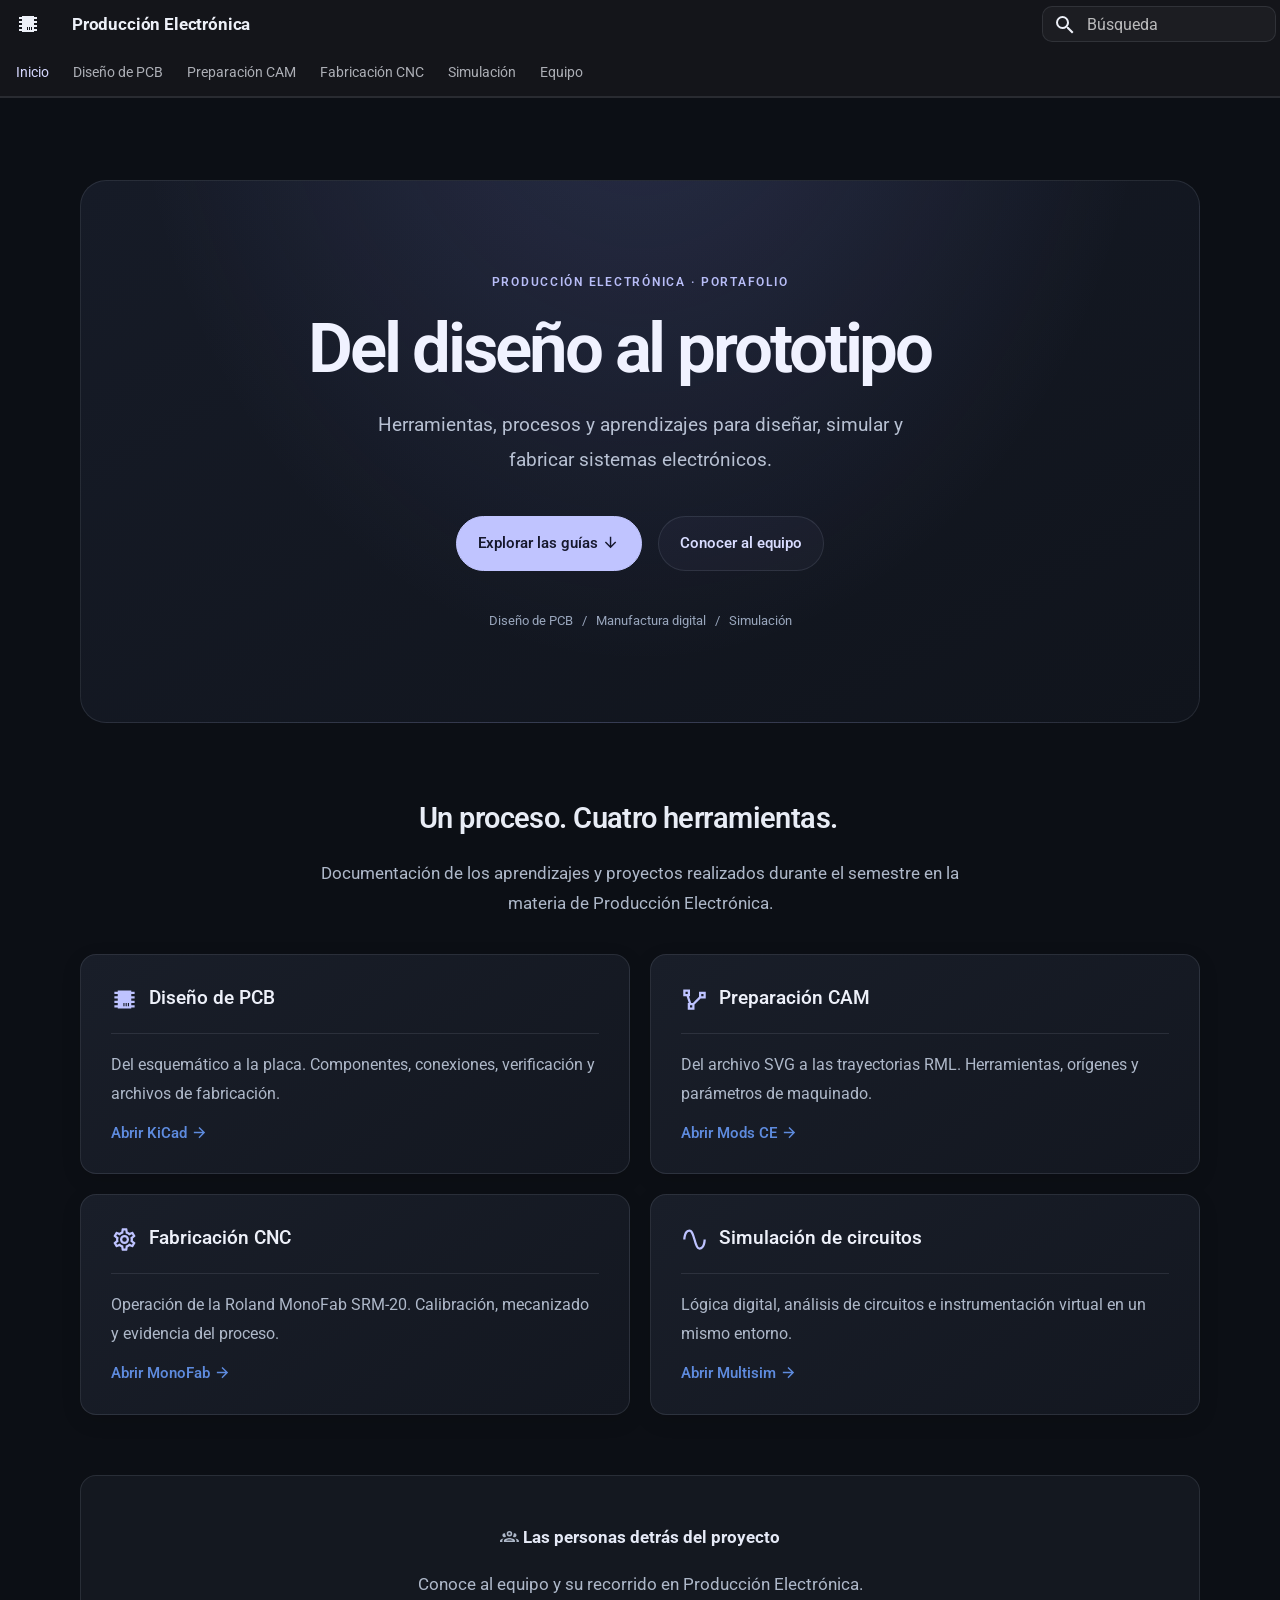
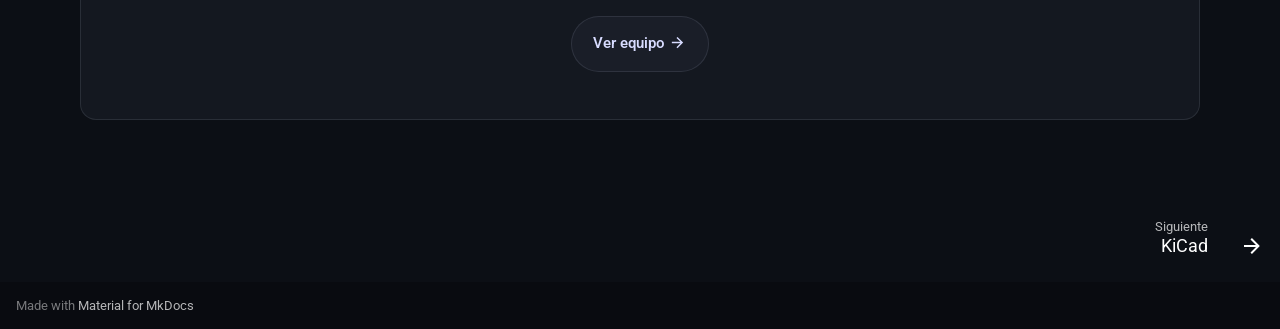
<file: index.html>
<!doctype html>
<html lang="es" class="no-js">
  <head>
    
      <meta charset="utf-8">
      <meta name="viewport" content="width=device-width,initial-scale=1">
      
        <meta name="description" content="Portafolio de diseño, simulación y fabricación electrónica">
      
      
      
        <link rel="canonical" href="https://gerardo-esquivel.github.io/prod-electronica/">
      
      
      
        <link rel="next" href="Primeros%20pasos%20Kicad/">
      
      
        
      
      
      <link rel="icon" href="assets/images/favicon.png">
      <meta name="generator" content="mkdocs-1.6.1, mkdocs-material-9.8.1">
    
    
      
        <title>Producción Electrónica</title>
      
    
    
      <link rel="stylesheet" href="assets/stylesheets/main.57a0d79d.min.css">
      
        
        <link rel="stylesheet" href="assets/stylesheets/palette.fb2fffe2.min.css">
      
      


    
    
      
    
    
      
        
        
        <link rel="preconnect" href="https://fonts.gstatic.com" crossorigin>
        <link rel="stylesheet" href="https://fonts.googleapis.com/css?family=Roboto:300,300i,400,400i,700,700i%7CRoboto+Mono:400,400i,700,700i&display=fallback">
        <style>:root{--md-text-font:"Roboto";--md-code-font:"Roboto Mono"}</style>
      
    
    
      <link rel="stylesheet" href="stylesheets/extra.css">
    
    <script>__md_scope=new URL(".",location),__md_hash=e=>[...e].reduce(((e,_)=>(e<<5)-e+_.charCodeAt(0)),0),__md_get=(e,_=localStorage,t=__md_scope)=>JSON.parse(_.getItem(t.pathname+"."+e)),__md_set=(e,_,t=localStorage,a=__md_scope)=>{try{t.setItem(a.pathname+"."+e,JSON.stringify(_))}catch(e){}}</script>
    
      

    
    
  </head>
  
  
    
    
      
    
    
    
    
    <body dir="ltr" data-md-color-scheme="slate" data-md-color-primary="black" data-md-color-accent="indigo">
  
    
    <input class="md-toggle" data-md-toggle="drawer" type="checkbox" id="__drawer" autocomplete="off">
    <input class="md-toggle" data-md-toggle="search" type="checkbox" id="__search" autocomplete="off">
    <label class="md-overlay" for="__drawer"></label>
    <div data-md-component="skip">
      
        
        <a href="#del-diseno-al-prototipo" class="md-skip">
          Saltar a contenido
        </a>
      
    </div>
    <div data-md-component="announce">
      
    </div>
    
    
      

  

<header class="md-header md-header--shadow md-header--lifted" data-md-component="header">
  <nav class="md-header__inner md-grid" aria-label="Cabecera">
    <a href="." title="Producción Electrónica" class="md-header__button md-logo" aria-label="Producción Electrónica" data-md-component="logo">
      
  
  <svg xmlns="http://www.w3.org/2000/svg" viewBox="0 0 24 24"><path d="M6 4h12v1h3v2h-3v2h3v2h-3v2h3v2h-3v2h3v2h-3v1H6v-1H3v-2h3v-2H3v-2h3v-2H3V9h3V7H3V5h3zm5 11v3h1v-3zm2 0v3h1v-3zm2 0v3h1v-3z"/></svg>

    </a>
    <label class="md-header__button md-icon" for="__drawer">
      
      <svg xmlns="http://www.w3.org/2000/svg" viewBox="0 0 24 24"><path d="M3 6h18v2H3zm0 5h18v2H3zm0 5h18v2H3z"/></svg>
    </label>
    <div class="md-header__title" data-md-component="header-title">
      <div class="md-header__ellipsis">
        <div class="md-header__topic">
          <span class="md-ellipsis">
            Producción Electrónica
          </span>
        </div>
        <div class="md-header__topic" data-md-component="header-topic">
          <span class="md-ellipsis">
            
              Inicio
            
          </span>
        </div>
      </div>
    </div>
    
      
        <form class="md-header__option" data-md-component="palette">
  
    
    
    
    <input class="md-option" data-md-color-media="" data-md-color-scheme="slate" data-md-color-primary="black" data-md-color-accent="indigo"  aria-hidden="true"  type="radio" name="__palette" id="__palette_0">
    
  
</form>
      
    
    
      <script>var palette=__md_get("__palette");if(palette&&palette.color){if("(prefers-color-scheme)"===palette.color.media){var media=matchMedia("(prefers-color-scheme: light)"),input=document.querySelector(media.matches?"[data-md-color-media='(prefers-color-scheme: light)']":"[data-md-color-media='(prefers-color-scheme: dark)']");palette.color.media=input.getAttribute("data-md-color-media"),palette.color.scheme=input.getAttribute("data-md-color-scheme"),palette.color.primary=input.getAttribute("data-md-color-primary"),palette.color.accent=input.getAttribute("data-md-color-accent")}for(var[key,value]of Object.entries(palette.color))document.body.setAttribute("data-md-color-"+key,value)}</script>
    
    
    
      
      
        <label class="md-header__button md-icon" for="__search">
          
          <svg xmlns="http://www.w3.org/2000/svg" viewBox="0 0 24 24"><path d="M9.5 3A6.5 6.5 0 0 1 16 9.5c0 1.61-.59 3.09-1.56 4.23l.27.27h.79l5 5-1.5 1.5-5-5v-.79l-.27-.27A6.52 6.52 0 0 1 9.5 16 6.5 6.5 0 0 1 3 9.5 6.5 6.5 0 0 1 9.5 3m0 2C7 5 5 7 5 9.5S7 14 9.5 14 14 12 14 9.5 12 5 9.5 5"/></svg>
        </label>
        <div class="md-search" data-md-component="search" role="dialog">
  <label class="md-search__overlay" for="__search"></label>
  <div class="md-search__inner" role="search">
    <form class="md-search__form" name="search">
      <input type="text" class="md-search__input" name="query" aria-label="Búsqueda" placeholder="Búsqueda" autocapitalize="off" autocorrect="off" autocomplete="off" spellcheck="false" data-md-component="search-query" required>
      <label class="md-search__icon md-icon" for="__search">
        
        <svg xmlns="http://www.w3.org/2000/svg" viewBox="0 0 24 24"><path d="M9.5 3A6.5 6.5 0 0 1 16 9.5c0 1.61-.59 3.09-1.56 4.23l.27.27h.79l5 5-1.5 1.5-5-5v-.79l-.27-.27A6.52 6.52 0 0 1 9.5 16 6.5 6.5 0 0 1 3 9.5 6.5 6.5 0 0 1 9.5 3m0 2C7 5 5 7 5 9.5S7 14 9.5 14 14 12 14 9.5 12 5 9.5 5"/></svg>
        
        <svg xmlns="http://www.w3.org/2000/svg" viewBox="0 0 24 24"><path d="M20 11v2H8l5.5 5.5-1.42 1.42L4.16 12l7.92-7.92L13.5 5.5 8 11z"/></svg>
      </label>
      <nav class="md-search__options" aria-label="Buscar">
        
        <button type="reset" class="md-search__icon md-icon" title="Limpiar" aria-label="Limpiar" tabindex="-1">
          
          <svg xmlns="http://www.w3.org/2000/svg" viewBox="0 0 24 24"><path d="M19 6.41 17.59 5 12 10.59 6.41 5 5 6.41 10.59 12 5 17.59 6.41 19 12 13.41 17.59 19 19 17.59 13.41 12z"/></svg>
        </button>
      </nav>
      
    </form>
    <div class="md-search__output">
      <div class="md-search__scrollwrap" tabindex="0" data-md-scrollfix>
        <div class="md-search-result" data-md-component="search-result">
          <div class="md-search-result__meta">
            Inicializando búsqueda
          </div>
          <ol class="md-search-result__list" role="presentation"></ol>
        </div>
      </div>
    </div>
  </div>
</div>
      
    
    
  </nav>
  
    
      
<nav class="md-tabs" aria-label="Pestañas" data-md-component="tabs">
  <div class="md-grid">
    <ul class="md-tabs__list">
      
        
  
  
  
    
  
  
    <li class="md-tabs__item md-tabs__item--active">
      <a href="." class="md-tabs__link">
        
  
  
    
  
  Inicio

      </a>
    </li>
  

      
        
  
  
  
  
    
    
      <li class="md-tabs__item">
        <a href="Primeros%20pasos%20Kicad/" class="md-tabs__link">
          
  
  
  Diseño de PCB

        </a>
      </li>
    
  

      
        
  
  
  
  
    <li class="md-tabs__item">
      <a href="Mods%20CE/" class="md-tabs__link">
        
  
  
    
  
  Preparación CAM

      </a>
    </li>
  

      
        
  
  
  
  
    <li class="md-tabs__item">
      <a href="Roland%20MonoFab/" class="md-tabs__link">
        
  
  
    
  
  Fabricación CNC

      </a>
    </li>
  

      
        
  
  
  
  
    <li class="md-tabs__item">
      <a href="Doc%20Multisim/" class="md-tabs__link">
        
  
  
    
  
  Simulación

      </a>
    </li>
  

      
        
  
  
  
  
    <li class="md-tabs__item">
      <a href="Equipo%20de%20trabajo/" class="md-tabs__link">
        
  
  
    
  
  Equipo

      </a>
    </li>
  

      
    </ul>
  </div>
</nav>
    
  
</header>
    
    <div class="md-container" data-md-component="container">
      
      
        
      
      <main class="md-main" data-md-component="main">
        <div class="md-main__inner md-grid">
          
            
              
                
              
              <div class="md-sidebar md-sidebar--primary" data-md-component="sidebar" data-md-type="navigation" hidden>
                <div class="md-sidebar__scrollwrap">
                  <div class="md-sidebar__inner">
                    


  


  

<nav class="md-nav md-nav--primary md-nav--lifted md-nav--integrated" aria-label="Navegación" data-md-level="0">
  <label class="md-nav__title" for="__drawer">
    <a href="." title="Producción Electrónica" class="md-nav__button md-logo" aria-label="Producción Electrónica" data-md-component="logo">
      
  
  <svg xmlns="http://www.w3.org/2000/svg" viewBox="0 0 24 24"><path d="M6 4h12v1h3v2h-3v2h3v2h-3v2h3v2h-3v2h3v2h-3v1H6v-1H3v-2h3v-2H3v-2h3v-2H3V9h3V7H3V5h3zm5 11v3h1v-3zm2 0v3h1v-3zm2 0v3h1v-3z"/></svg>

    </a>
    Producción Electrónica
  </label>
  
  <ul class="md-nav__list" data-md-scrollfix>
    
      
      
  
  
    
  
  
  
    <li class="md-nav__item md-nav__item--active">
      
      <input class="md-nav__toggle md-toggle" type="checkbox" id="__toc">
      
      
        
      
      
        <label class="md-nav__link md-nav__link--active" for="__toc">
          
  
  
  <span class="md-ellipsis">
    
  
    Inicio
  

    
  </span>
  
  

          <span class="md-nav__icon md-icon"></span>
        </label>
      
      <a href="." class="md-nav__link md-nav__link--active">
        
  
  
  <span class="md-ellipsis">
    
  
    Inicio
  

    
  </span>
  
  

      </a>
      
        

<nav class="md-nav md-nav--secondary" aria-label="Tabla de contenidos">
  
  
  
    
  
  
    <label class="md-nav__title" for="__toc">
      <span class="md-nav__icon md-icon"></span>
      Tabla de contenidos
    </label>
    <ul class="md-nav__list" data-md-component="toc" data-md-scrollfix>
      
        <li class="md-nav__item">
  <a href="#guias" class="md-nav__link">
    <span class="md-ellipsis">
      
        Un proceso. Cuatro herramientas.
      
    </span>
  </a>
  
</li>
      
    </ul>
  
</nav>
      
    </li>
  

    
      
      
  
  
  
  
    
    
    
    
      
      
        
      
    
    
    <li class="md-nav__item md-nav__item--nested">
      
        
        
          
        
        <input class="md-nav__toggle md-toggle md-toggle--indeterminate" type="checkbox" id="__nav_2" >
        
          
          <label class="md-nav__link" for="__nav_2" id="__nav_2_label" tabindex="0">
            
  
  
  <span class="md-ellipsis">
    
  
    Diseño de PCB
  

    
  </span>
  
  

            <span class="md-nav__icon md-icon"></span>
          </label>
        
        <nav class="md-nav" data-md-level="1" aria-labelledby="__nav_2_label" aria-expanded="false">
          <label class="md-nav__title" for="__nav_2">
            <span class="md-nav__icon md-icon"></span>
            
  
    Diseño de PCB
  

          </label>
          <ul class="md-nav__list" data-md-scrollfix>
            
              
                
  
  
  
  
    <li class="md-nav__item">
      <a href="Primeros%20pasos%20Kicad/" class="md-nav__link">
        
  
  
  <span class="md-ellipsis">
    
  
    KiCad
  

    
  </span>
  
  

      </a>
    </li>
  

              
            
              
                
  
  
  
  
    <li class="md-nav__item">
      <a href="Altium%20Designer/" class="md-nav__link">
        
  
  
  <span class="md-ellipsis">
    
  
    Altium Designer
  

    
  </span>
  
  

      </a>
    </li>
  

              
            
          </ul>
        </nav>
      
    </li>
  

    
      
      
  
  
  
  
    <li class="md-nav__item">
      <a href="Mods%20CE/" class="md-nav__link">
        
  
  
  <span class="md-ellipsis">
    
  
    Preparación CAM
  

    
  </span>
  
  

      </a>
    </li>
  

    
      
      
  
  
  
  
    <li class="md-nav__item">
      <a href="Roland%20MonoFab/" class="md-nav__link">
        
  
  
  <span class="md-ellipsis">
    
  
    Fabricación CNC
  

    
  </span>
  
  

      </a>
    </li>
  

    
      
      
  
  
  
  
    <li class="md-nav__item">
      <a href="Doc%20Multisim/" class="md-nav__link">
        
  
  
  <span class="md-ellipsis">
    
  
    Simulación
  

    
  </span>
  
  

      </a>
    </li>
  

    
      
      
  
  
  
  
    <li class="md-nav__item">
      <a href="Equipo%20de%20trabajo/" class="md-nav__link">
        
  
  
  <span class="md-ellipsis">
    
  
    Equipo
  

    
  </span>
  
  

      </a>
    </li>
  

    
  </ul>
</nav>
                  </div>
                </div>
              </div>
            
            
          
          
            <div class="md-content" data-md-component="content">
              
              <article class="md-content__inner md-typeset">
                
                  
  




<div class="hero">
<p class="eyebrow">PRODUCCIÓN ELECTRÓNICA · PORTAFOLIO</p>
<h1 id="del-diseno-al-prototipo">Del diseño al prototipo<a class="headerlink" href="#del-diseno-al-prototipo" title="Enlace permanente">&para;</a></h1>
<p class="hero-copy">Herramientas, procesos y aprendizajes para diseñar, simular y fabricar sistemas electrónicos.</p>
<p><a class="md-button md-button--primary" href="#guias">Explorar las guías <span class="twemoji"><svg xmlns="http://www.w3.org/2000/svg" viewBox="0 0 24 24"><path d="M11 4h2v12l5.5-5.5 1.42 1.42L12 19.84l-7.92-7.92L5.5 10.5 11 16z"/></svg></span></a>
<a class="md-button" href="Equipo%20de%20trabajo/">Conocer al equipo</a></p>
<p class="hero-caption">Diseño de PCB &nbsp; / &nbsp; Manufactura digital &nbsp; / &nbsp; Simulación</p>
</div>
<h2 id="guias">Un proceso. Cuatro herramientas.<a class="headerlink" href="#guias" title="Enlace permanente">&para;</a></h2>
<p class="section-intro">Documentación de los aprendizajes y proyectos realizados durante el semestre en la materia de Producción Electrónica.</p>
<div class="grid cards landing-cards">
<ul>
<li>
<p><span class="twemoji card-icon"><svg xmlns="http://www.w3.org/2000/svg" viewBox="0 0 24 24"><path d="M6 4h12v1h3v2h-3v2h3v2h-3v2h3v2h-3v2h3v2h-3v1H6v-1H3v-2h3v-2H3v-2h3v-2H3V9h3V7H3V5h3zm5 11v3h1v-3zm2 0v3h1v-3zm2 0v3h1v-3z"/></svg></span> <strong>Diseño de PCB</strong></p>
<hr />
<p>Del esquemático a la placa. Componentes, conexiones, verificación y archivos de fabricación.</p>
<p><a href="Primeros%20pasos%20Kicad/">Abrir KiCad <span class="twemoji"><svg xmlns="http://www.w3.org/2000/svg" viewBox="0 0 24 24"><path d="M4 11v2h12l-5.5 5.5 1.42 1.42L19.84 12l-7.92-7.92L10.5 5.5 16 11z"/></svg></span></a></p>
</li>
<li>
<p><span class="twemoji card-icon"><svg xmlns="http://www.w3.org/2000/svg" viewBox="0 0 24 24"><path d="M2 3v6h2.95l2 6H6v6h6v-4.59L17.41 11H22V5h-6v4.57L10.59 15H9.06l-2-6H8V3M4 5h2v2H4m14 0h2v2h-2M8 17h2v2H8Z"/></svg></span> <strong>Preparación CAM</strong></p>
<hr />
<p>Del archivo SVG a las trayectorias RML. Herramientas, orígenes y parámetros de maquinado.</p>
<p><a href="Mods%20CE/">Abrir Mods CE <span class="twemoji"><svg xmlns="http://www.w3.org/2000/svg" viewBox="0 0 24 24"><path d="M4 11v2h12l-5.5 5.5 1.42 1.42L19.84 12l-7.92-7.92L10.5 5.5 16 11z"/></svg></span></a></p>
</li>
<li>
<p><span class="twemoji card-icon"><svg xmlns="http://www.w3.org/2000/svg" viewBox="0 0 24 24"><path d="M12 8a4 4 0 0 1 4 4 4 4 0 0 1-4 4 4 4 0 0 1-4-4 4 4 0 0 1 4-4m0 2a2 2 0 0 0-2 2 2 2 0 0 0 2 2 2 2 0 0 0 2-2 2 2 0 0 0-2-2m-2 12c-.25 0-.46-.18-.5-.42l-.37-2.65c-.63-.25-1.17-.59-1.69-.99l-2.49 1.01c-.22.08-.49 0-.61-.22l-2-3.46a.493.493 0 0 1 .12-.64l2.11-1.66L4.5 12l.07-1-2.11-1.63a.493.493 0 0 1-.12-.64l2-3.46c.12-.22.39-.31.61-.22l2.49 1c.52-.39 1.06-.73 1.69-.98l.37-2.65c.04-.24.25-.42.5-.42h4c.25 0 .46.18.5.42l.37 2.65c.63.25 1.17.59 1.69.98l2.49-1c.22-.09.49 0 .61.22l2 3.46c.13.22.07.49-.12.64L19.43 11l.07 1-.07 1 2.11 1.63c.19.15.25.42.12.64l-2 3.46c-.12.22-.39.31-.61.22l-2.49-1c-.52.39-1.06.73-1.69.98l-.37 2.65c-.04.24-.25.42-.5.42zm1.25-18-.37 2.61c-1.2.25-2.26.89-3.03 1.78L5.44 7.35l-.75 1.3L6.8 10.2a5.55 5.55 0 0 0 0 3.6l-2.12 1.56.75 1.3 2.43-1.04c.77.88 1.82 1.52 3.01 1.76l.37 2.62h1.52l.37-2.61c1.19-.25 2.24-.89 3.01-1.77l2.43 1.04.75-1.3-2.12-1.55c.4-1.17.4-2.44 0-3.61l2.11-1.55-.75-1.3-2.41 1.04a5.42 5.42 0 0 0-3.03-1.77L12.75 4z"/></svg></span> <strong>Fabricación CNC</strong></p>
<hr />
<p>Operación de la Roland MonoFab SRM-20. Calibración, mecanizado y evidencia del proceso.</p>
<p><a href="Roland%20MonoFab/">Abrir MonoFab <span class="twemoji"><svg xmlns="http://www.w3.org/2000/svg" viewBox="0 0 24 24"><path d="M4 11v2h12l-5.5 5.5 1.42 1.42L19.84 12l-7.92-7.92L10.5 5.5 16 11z"/></svg></span></a></p>
</li>
<li>
<p><span class="twemoji card-icon"><svg xmlns="http://www.w3.org/2000/svg" viewBox="0 0 24 24"><path d="M16.5 21c-3 0-4.19-4.24-5.45-8.72C10.14 9.04 9 5 7.5 5 4.11 5 4 11.93 4 12H2c0-.37.06-9 5.5-9 3 0 4.21 4.25 5.47 8.74C13.83 14.8 15 19 16.5 19c3.44 0 3.53-6.93 3.53-7h2c0 .37-.06 9-5.53 9"/></svg></span> <strong>Simulación de circuitos</strong></p>
<hr />
<p>Lógica digital, análisis de circuitos e instrumentación virtual en un mismo entorno.</p>
<p><a href="Doc%20Multisim/">Abrir Multisim <span class="twemoji"><svg xmlns="http://www.w3.org/2000/svg" viewBox="0 0 24 24"><path d="M4 11v2h12l-5.5 5.5 1.42 1.42L19.84 12l-7.92-7.92L10.5 5.5 16 11z"/></svg></span></a></p>
</li>
</ul>
</div>
<div class="team-callout">
<p><span class="twemoji"><svg xmlns="http://www.w3.org/2000/svg" viewBox="0 0 24 24"><path d="M12 5a3.5 3.5 0 0 0-3.5 3.5A3.5 3.5 0 0 0 12 12a3.5 3.5 0 0 0 3.5-3.5A3.5 3.5 0 0 0 12 5m0 2a1.5 1.5 0 0 1 1.5 1.5A1.5 1.5 0 0 1 12 10a1.5 1.5 0 0 1-1.5-1.5A1.5 1.5 0 0 1 12 7M5.5 8A2.5 2.5 0 0 0 3 10.5c0 .94.53 1.75 1.29 2.18.36.2.77.32 1.21.32s.85-.12 1.21-.32c.37-.21.68-.51.91-.87A5.42 5.42 0 0 1 6.5 8.5v-.28c-.3-.14-.64-.22-1-.22m13 0c-.36 0-.7.08-1 .22v.28c0 1.2-.39 2.36-1.12 3.31.12.19.25.34.4.49a2.482 2.482 0 0 0 1.72.7c.44 0 .85-.12 1.21-.32.76-.43 1.29-1.24 1.29-2.18A2.5 2.5 0 0 0 18.5 8M12 14c-2.34 0-7 1.17-7 3.5V19h14v-1.5c0-2.33-4.66-3.5-7-3.5m-7.29.55C2.78 14.78 0 15.76 0 17.5V19h3v-1.93c0-1.01.69-1.85 1.71-2.52m14.58 0c1.02.67 1.71 1.51 1.71 2.52V19h3v-1.5c0-1.74-2.78-2.72-4.71-2.95M12 16c1.53 0 3.24.5 4.23 1H7.77c.99-.5 2.7-1 4.23-1"/></svg></span> <strong>Las personas detrás del proyecto</strong></p>
<p>Conoce al equipo y su recorrido en Producción Electrónica.</p>
<p><a class="md-button" href="Equipo%20de%20trabajo/">Ver equipo <span class="twemoji"><svg xmlns="http://www.w3.org/2000/svg" viewBox="0 0 24 24"><path d="M4 11v2h12l-5.5 5.5 1.42 1.42L19.84 12l-7.92-7.92L10.5 5.5 16 11z"/></svg></span></a></p>
</div>







  
  




  



                
              </article>
            </div>
          
          
<script>var target=document.getElementById(location.hash.slice(1));target&&target.name&&(target.checked=target.name.startsWith("__tabbed_"))</script>
        </div>
        
          <button type="button" class="md-top md-icon" data-md-component="top" hidden>
  
  <svg xmlns="http://www.w3.org/2000/svg" viewBox="0 0 24 24"><path d="M13 20h-2V8l-5.5 5.5-1.42-1.42L12 4.16l7.92 7.92-1.42 1.42L13 8z"/></svg>
  Volver al principio
</button>
        
      </main>
      
        <footer class="md-footer">
  
    
      
        
      
      <nav class="md-footer__inner md-grid" aria-label="Pie" >
        
        
          
          <a href="Primeros%20pasos%20Kicad/" class="md-footer__link md-footer__link--next" aria-label="Siguiente: KiCad">
            <div class="md-footer__title">
              <span class="md-footer__direction">
                Siguiente
              </span>
              <div class="md-ellipsis">
                KiCad
              </div>
            </div>
            <div class="md-footer__button md-icon">
              
              <svg xmlns="http://www.w3.org/2000/svg" viewBox="0 0 24 24"><path d="M4 11v2h12l-5.5 5.5 1.42 1.42L19.84 12l-7.92-7.92L10.5 5.5 16 11z"/></svg>
            </div>
          </a>
        
      </nav>
    
  
  <div class="md-footer-meta md-typeset">
    <div class="md-footer-meta__inner md-grid">
      <div class="md-copyright">
  
  
    Made with
    <a href="https://squidfunk.github.io/mkdocs-material/" target="_blank" rel="noopener">
      Material for MkDocs
    </a>
  
</div>
      
    </div>
  </div>
</footer>
      
    </div>
    <div class="md-dialog" data-md-component="dialog">
      <div class="md-dialog__inner md-typeset"></div>
    </div>
    
    
    
      
      
      <script id="__config" type="application/json">{"annotate": null, "base": ".", "features": ["navigation.tabs", "navigation.tabs.sticky", "navigation.sections", "navigation.expand", "toc.integrate", "navigation.top", "navigation.footer", "content.code.copy", "content.tooltips"], "search": "assets/javascripts/workers/search.a7633da7.min.js", "tags": null, "translations": {"clipboard.copied": "Copiado al portapapeles", "clipboard.copy": "Copiar al portapapeles", "search.result.more.one": "1 m\u00e1s en esta p\u00e1gina", "search.result.more.other": "# m\u00e1s en esta p\u00e1gina", "search.result.none": "No se encontraron documentos", "search.result.one": "1 documento encontrado", "search.result.other": "# documentos encontrados", "search.result.placeholder": "Teclee para comenzar b\u00fasqueda", "search.result.term.missing": "Falta", "select.version": "Seleccionar versi\u00f3n"}, "version": null}</script>
    
    
      <script src="assets/javascripts/bundle.a5f9d56c.min.js"></script>
      
    
  </body>
</html>
</file>
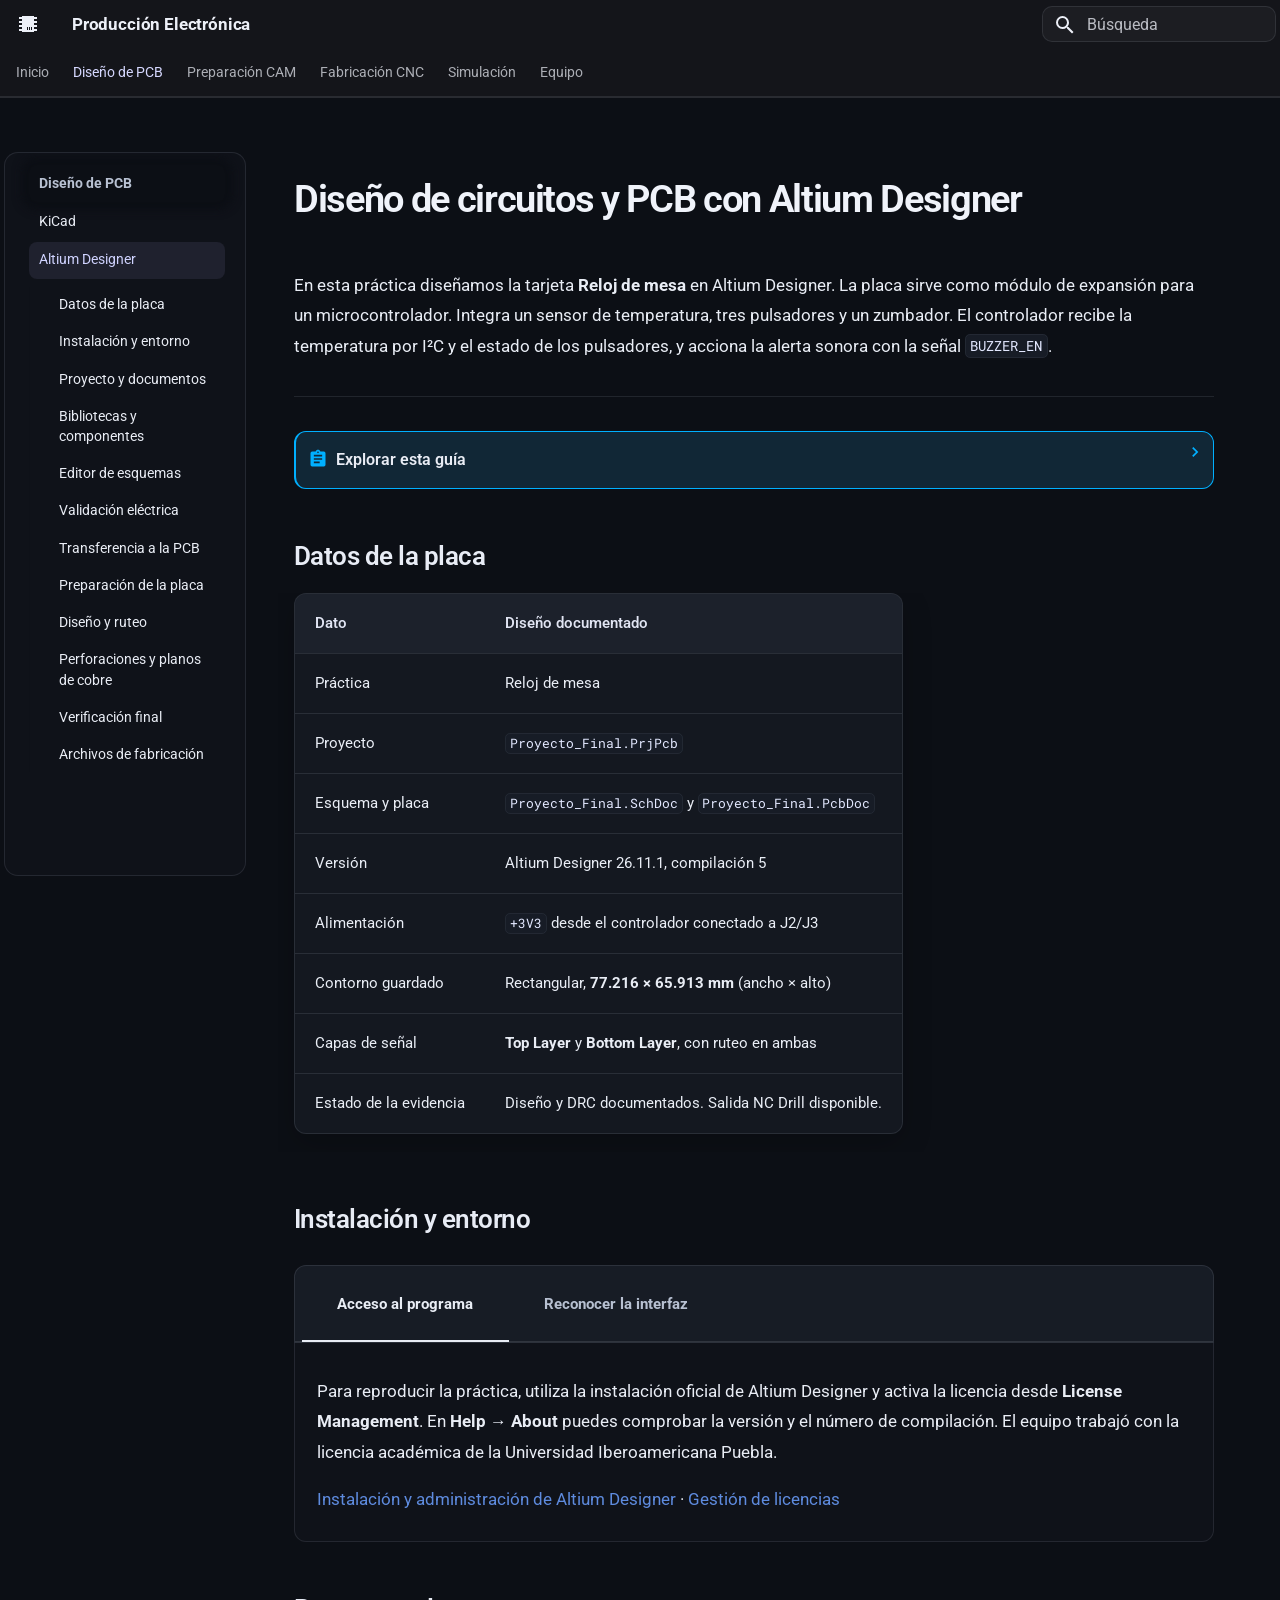
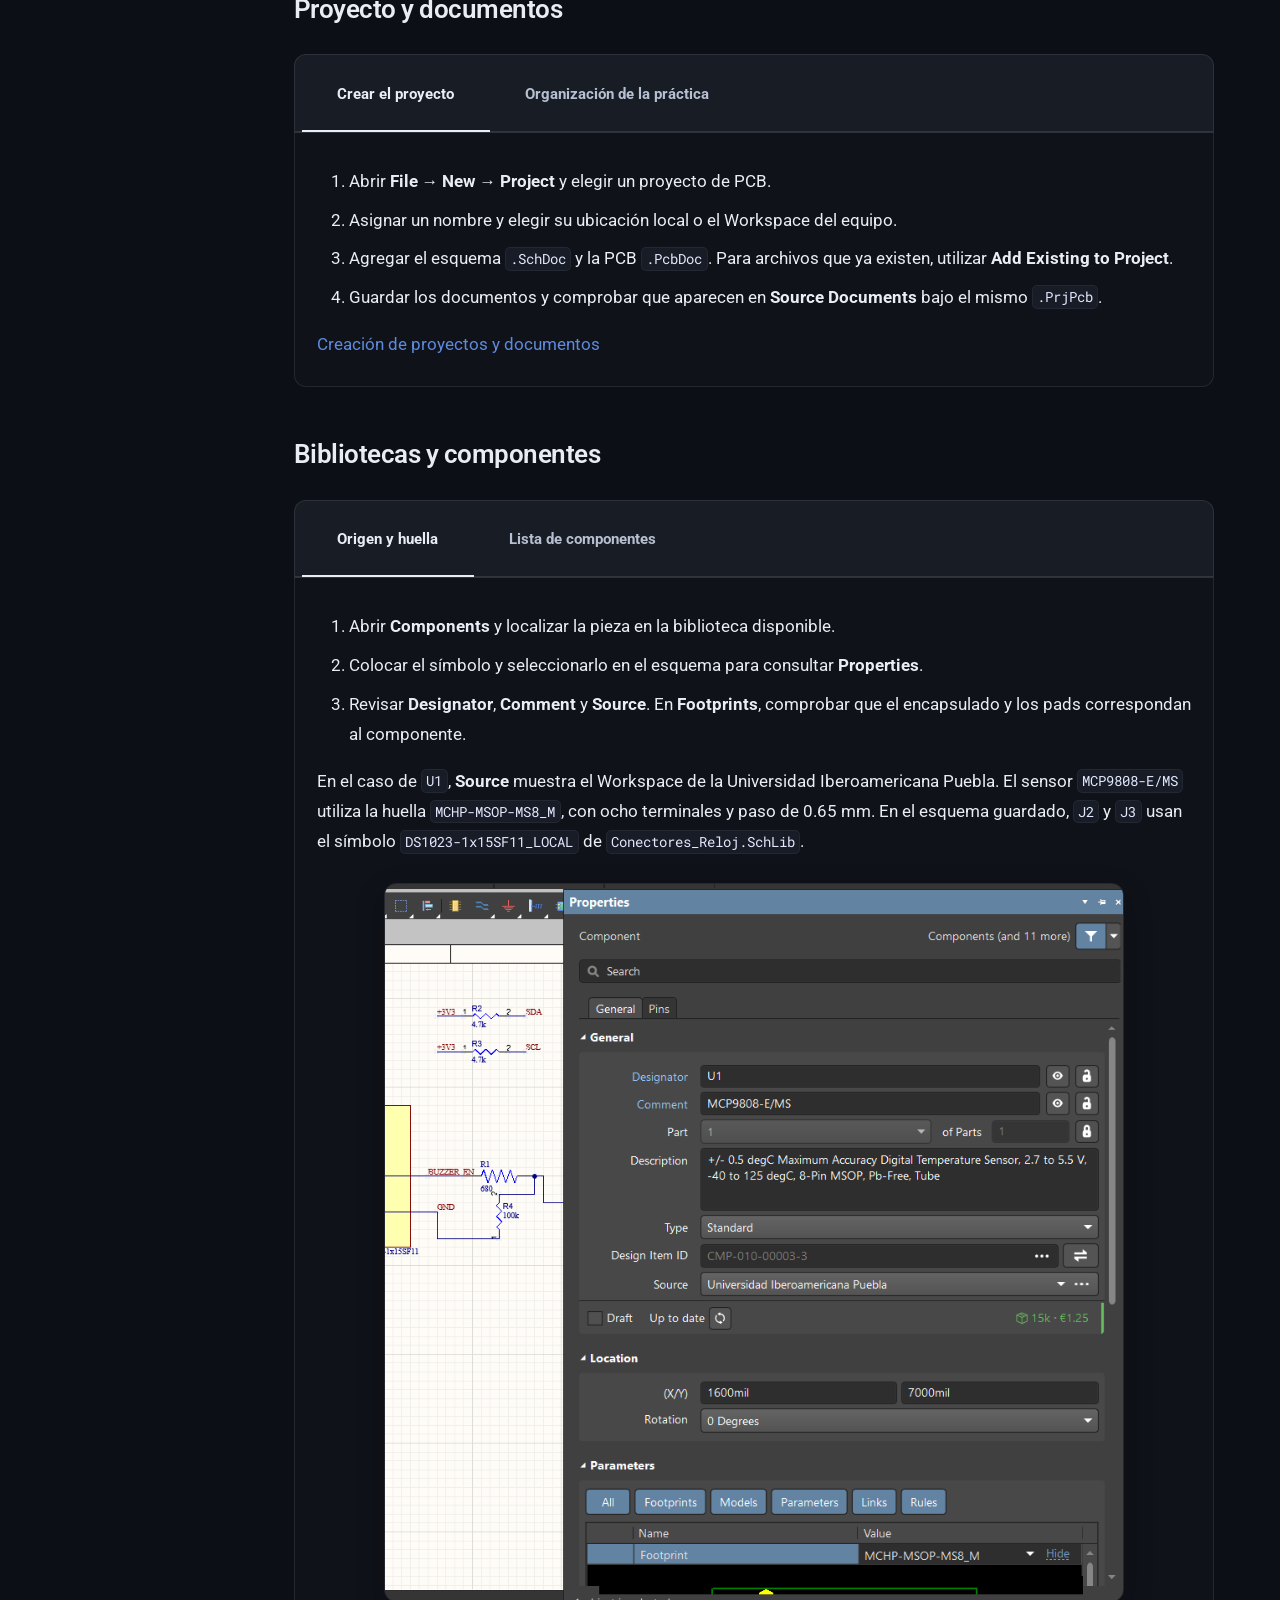
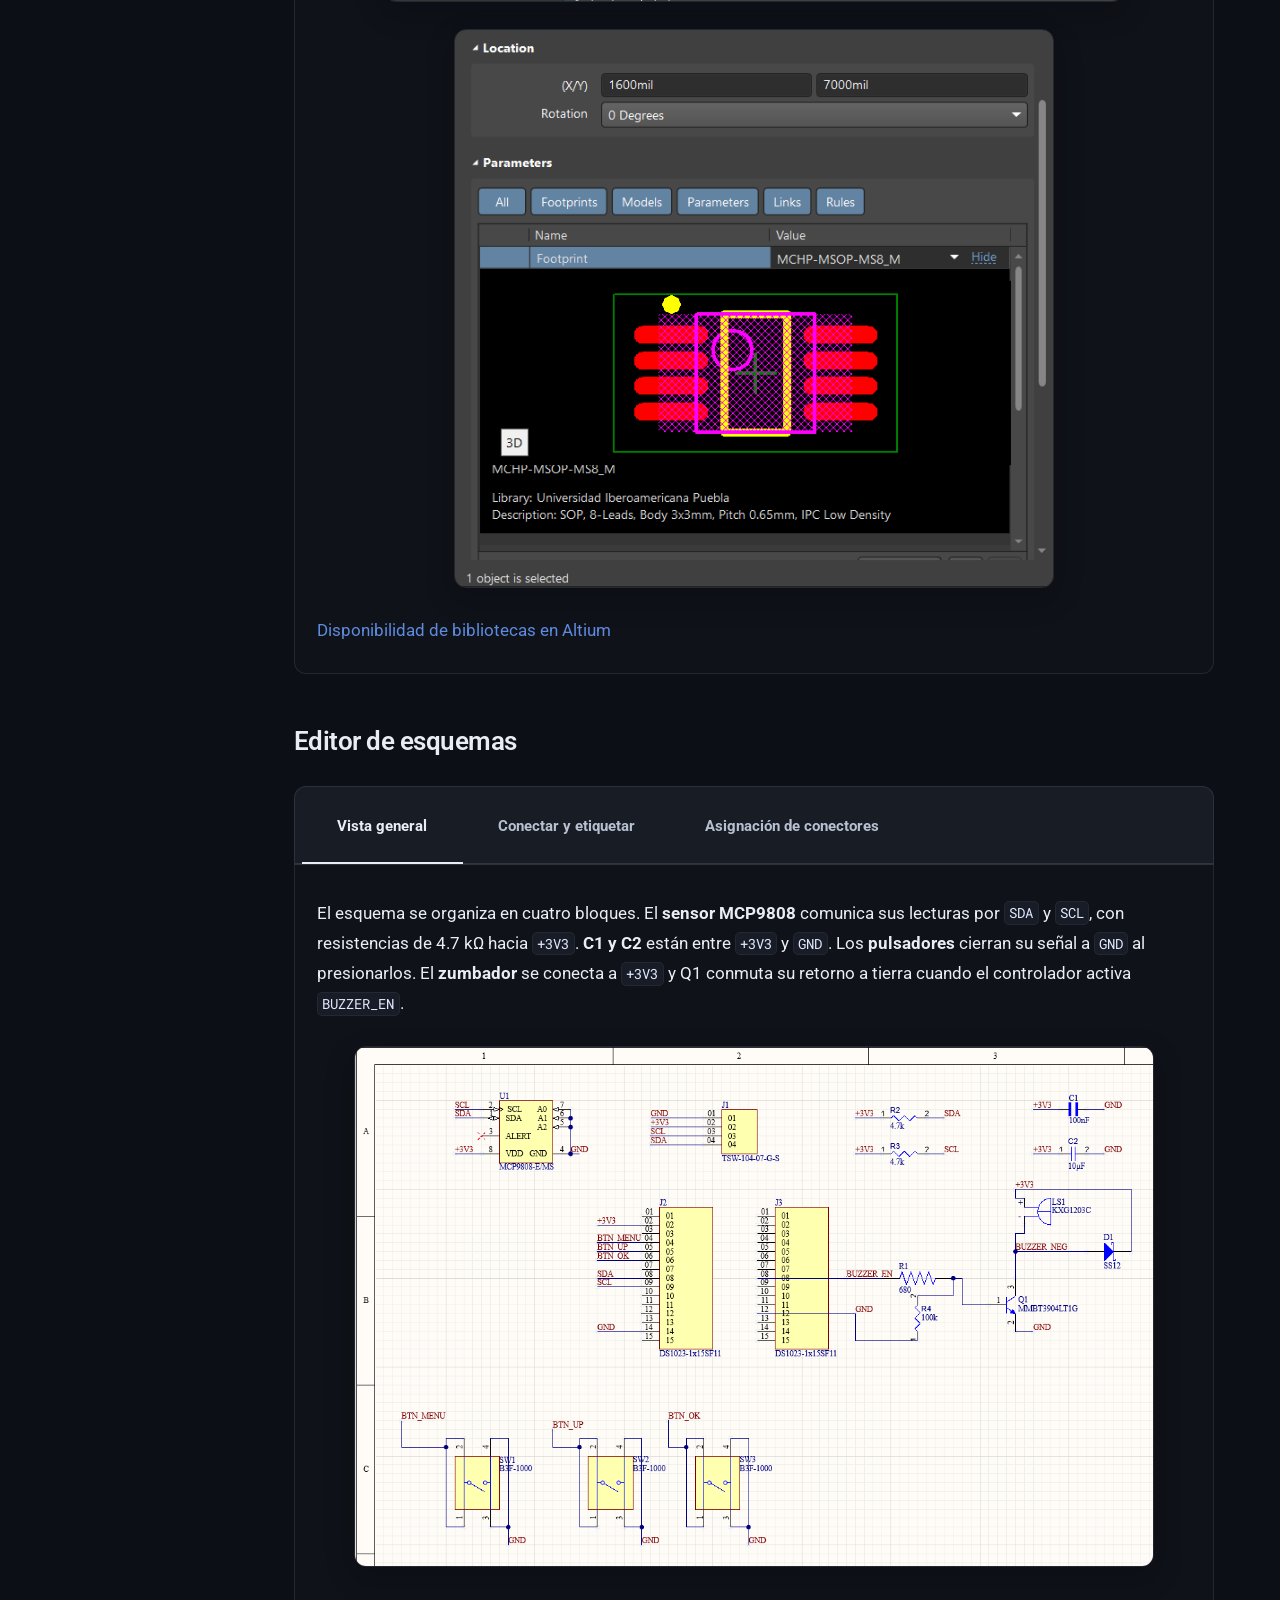
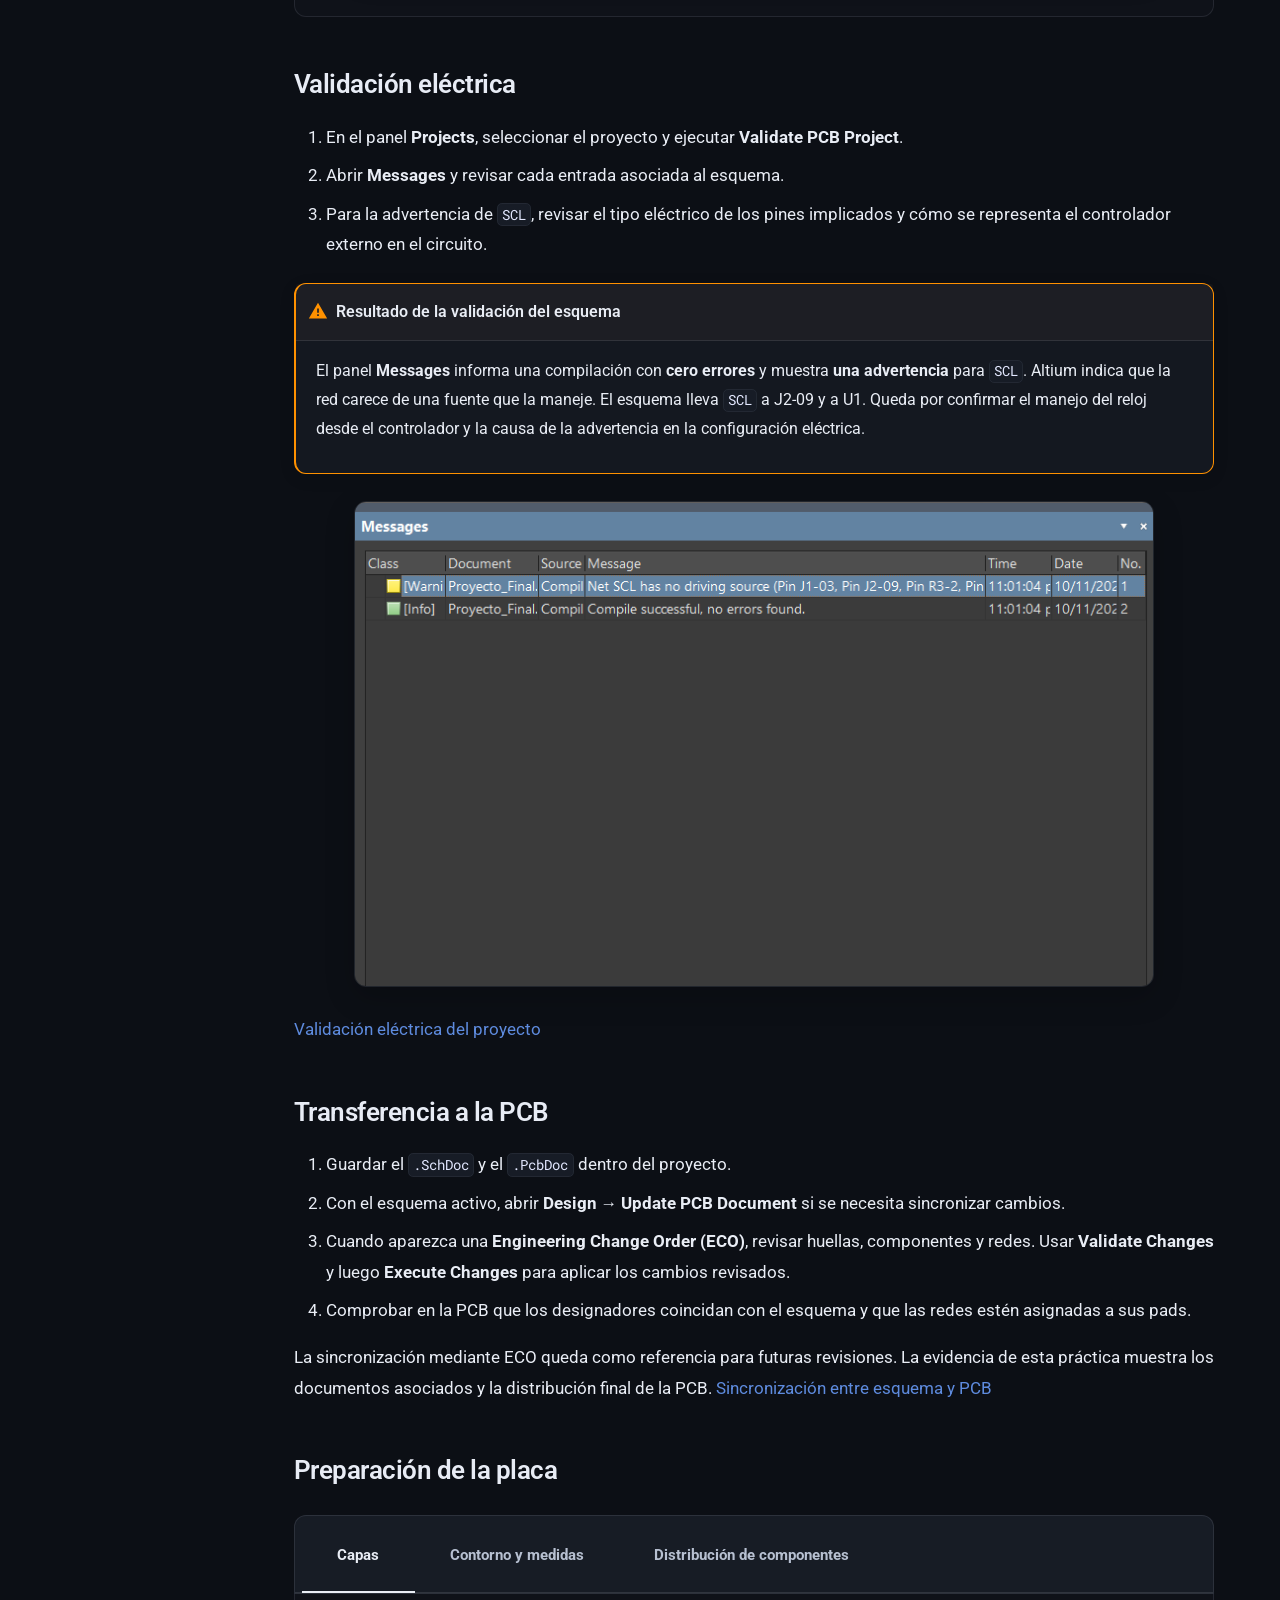
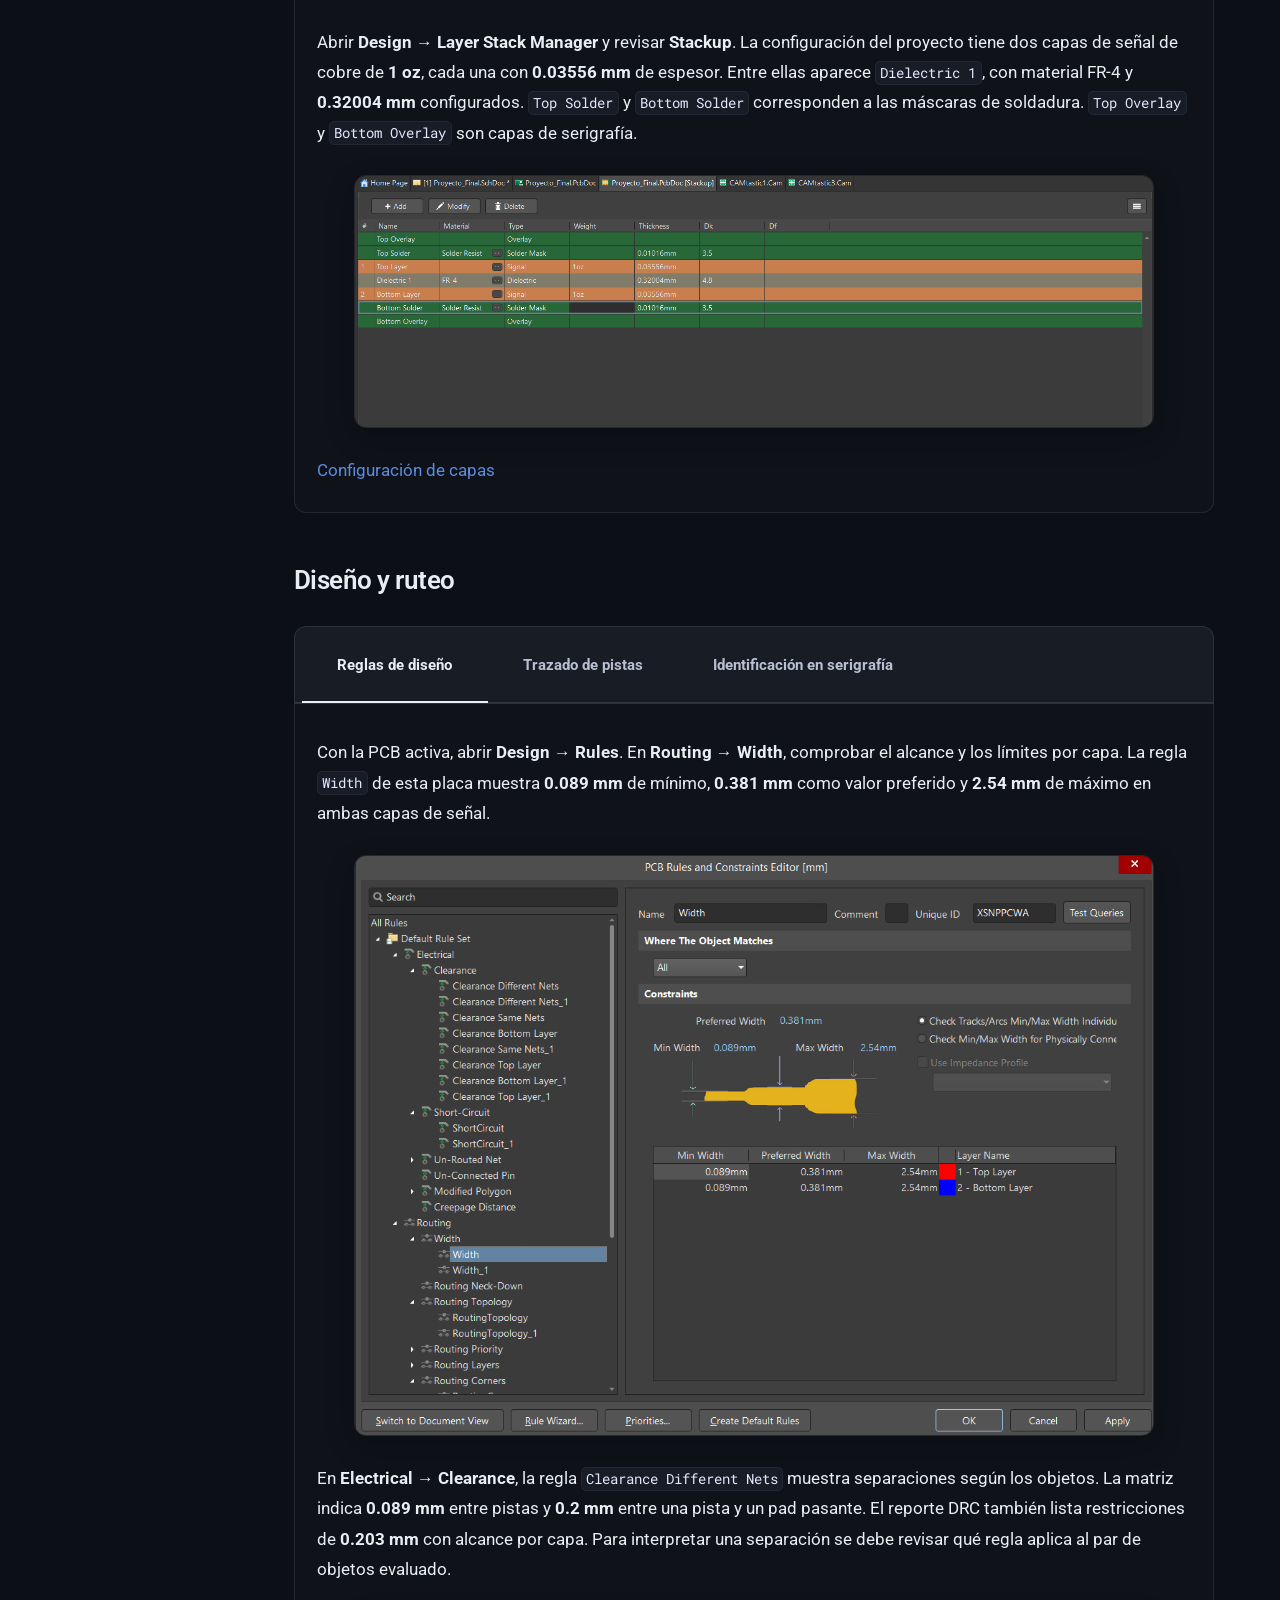
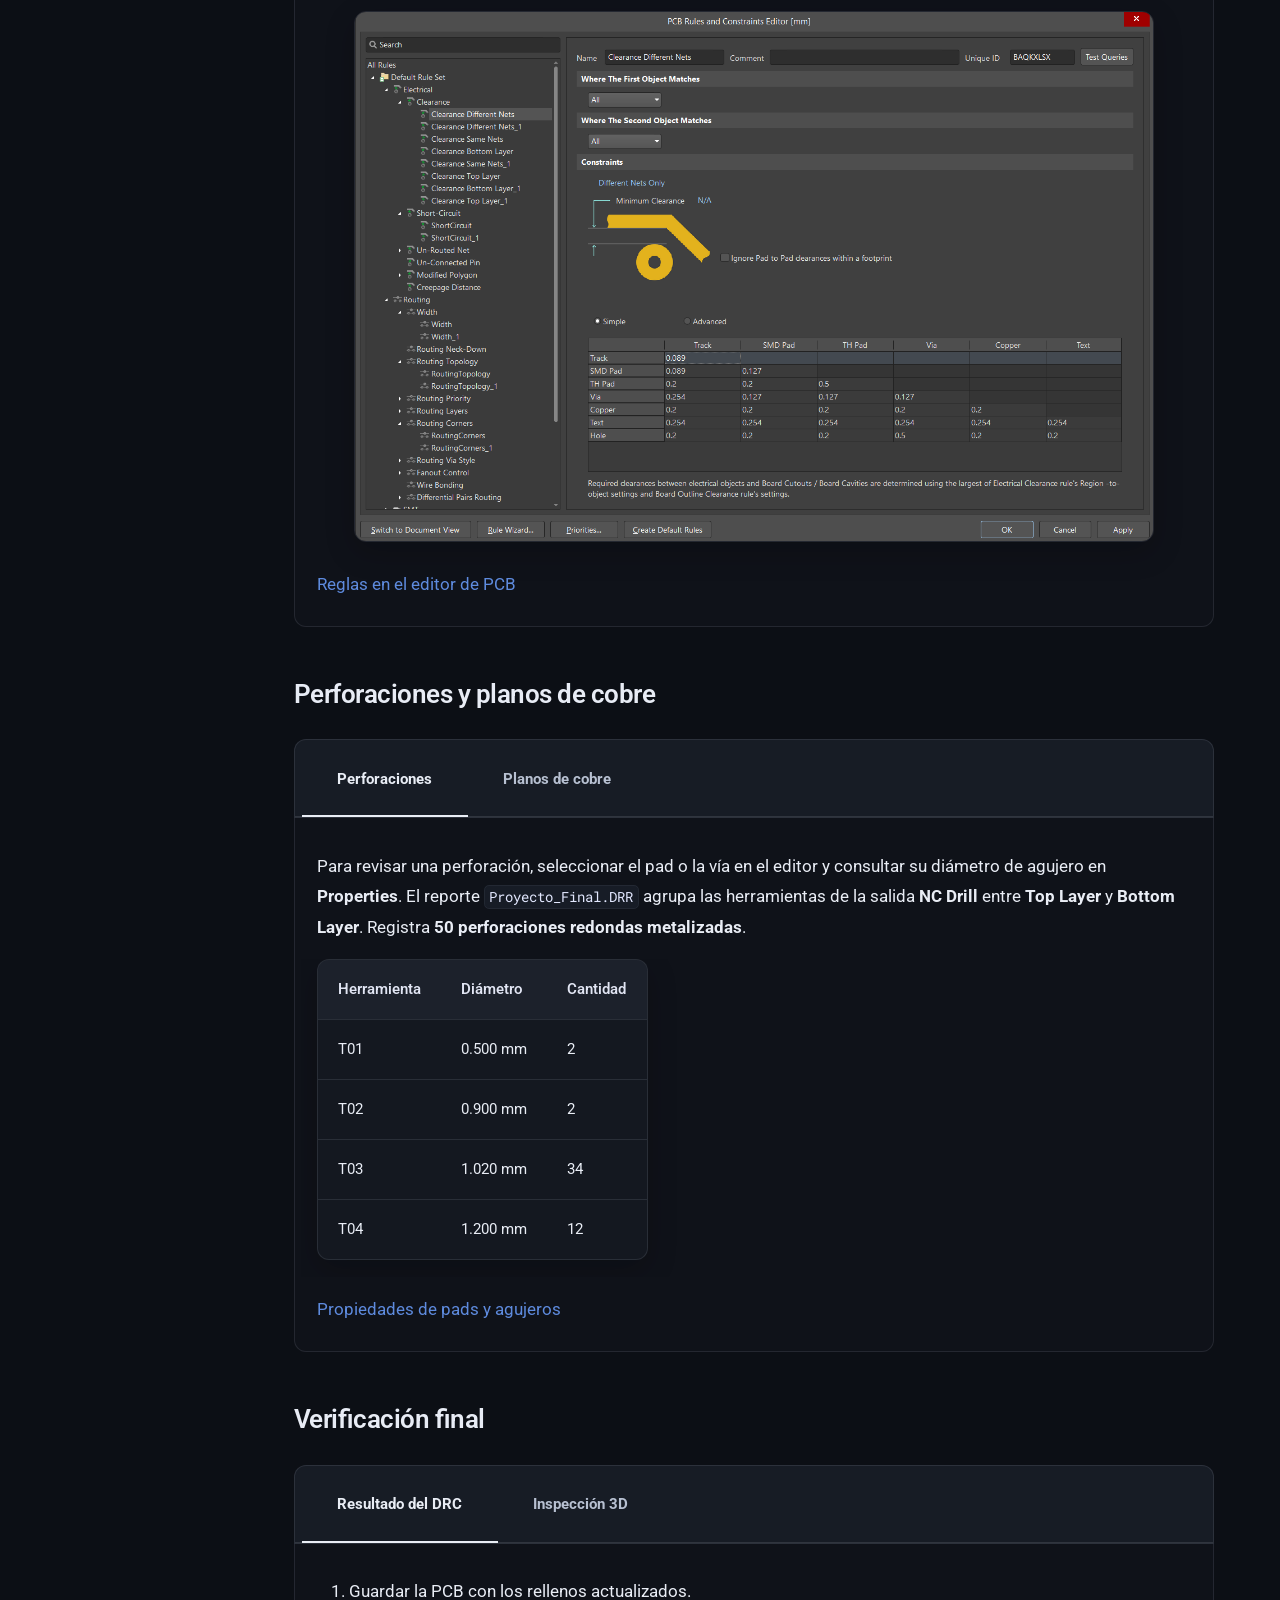
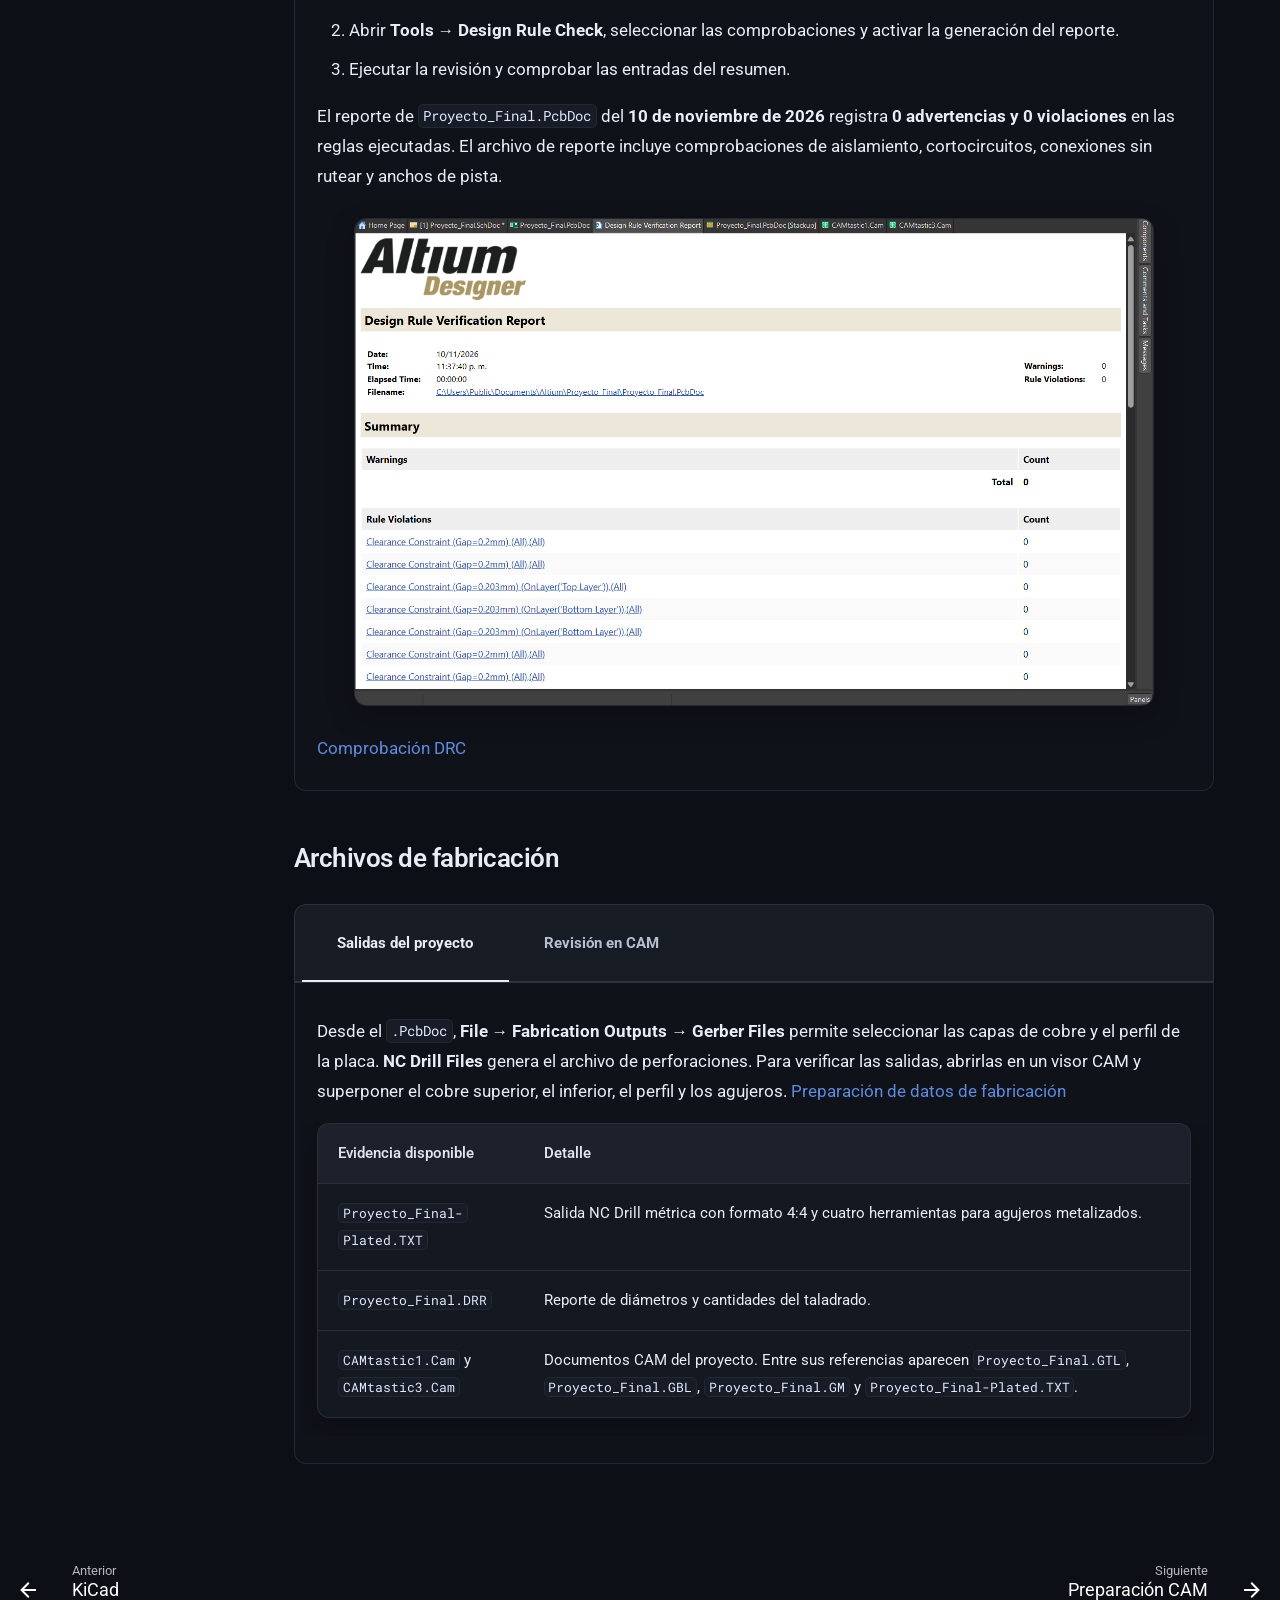
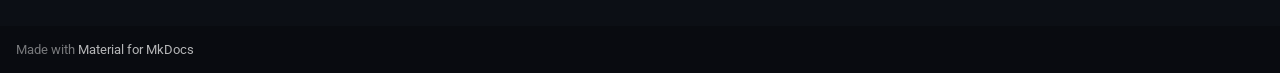
<file: Altium Designer/index.html>
<!doctype html>
<html lang="es" class="no-js">
  <head>
    
      <meta charset="utf-8">
      <meta name="viewport" content="width=device-width,initial-scale=1">
      
        <meta name="description" content="Portafolio de diseño, simulación y fabricación electrónica">
      
      
      
        <link rel="canonical" href="https://gerardo-esquivel.github.io/prod-electronica/Altium%20Designer/">
      
      
        <link rel="prev" href="../Primeros%20pasos%20Kicad/">
      
      
        <link rel="next" href="../Mods%20CE/">
      
      
        
      
      
      <link rel="icon" href="../assets/images/favicon.png">
      <meta name="generator" content="mkdocs-1.6.1, mkdocs-material-9.8.1">
    
    
      
        <title>Altium Designer - Producción Electrónica</title>
      
    
    
      <link rel="stylesheet" href="../assets/stylesheets/main.57a0d79d.min.css">
      
        
        <link rel="stylesheet" href="../assets/stylesheets/palette.fb2fffe2.min.css">
      
      


    
    
      
    
    
      
        
        
        <link rel="preconnect" href="https://fonts.gstatic.com" crossorigin>
        <link rel="stylesheet" href="https://fonts.googleapis.com/css?family=Roboto:300,300i,400,400i,700,700i%7CRoboto+Mono:400,400i,700,700i&display=fallback">
        <style>:root{--md-text-font:"Roboto";--md-code-font:"Roboto Mono"}</style>
      
    
    
      <link rel="stylesheet" href="../stylesheets/extra.css">
    
    <script>__md_scope=new URL("..",location),__md_hash=e=>[...e].reduce(((e,_)=>(e<<5)-e+_.charCodeAt(0)),0),__md_get=(e,_=localStorage,t=__md_scope)=>JSON.parse(_.getItem(t.pathname+"."+e)),__md_set=(e,_,t=localStorage,a=__md_scope)=>{try{t.setItem(a.pathname+"."+e,JSON.stringify(_))}catch(e){}}</script>
    
      

    
    
  </head>
  
  
    
    
      
    
    
    
    
    <body dir="ltr" data-md-color-scheme="slate" data-md-color-primary="black" data-md-color-accent="indigo">
  
    
    <input class="md-toggle" data-md-toggle="drawer" type="checkbox" id="__drawer" autocomplete="off">
    <input class="md-toggle" data-md-toggle="search" type="checkbox" id="__search" autocomplete="off">
    <label class="md-overlay" for="__drawer"></label>
    <div data-md-component="skip">
      
        
        <a href="#diseno-de-circuitos-y-pcb-con-altium-designer" class="md-skip">
          Saltar a contenido
        </a>
      
    </div>
    <div data-md-component="announce">
      
    </div>
    
    
      

  

<header class="md-header md-header--shadow md-header--lifted" data-md-component="header">
  <nav class="md-header__inner md-grid" aria-label="Cabecera">
    <a href=".." title="Producción Electrónica" class="md-header__button md-logo" aria-label="Producción Electrónica" data-md-component="logo">
      
  
  <svg xmlns="http://www.w3.org/2000/svg" viewBox="0 0 24 24"><path d="M6 4h12v1h3v2h-3v2h3v2h-3v2h3v2h-3v2h3v2h-3v1H6v-1H3v-2h3v-2H3v-2h3v-2H3V9h3V7H3V5h3zm5 11v3h1v-3zm2 0v3h1v-3zm2 0v3h1v-3z"/></svg>

    </a>
    <label class="md-header__button md-icon" for="__drawer">
      
      <svg xmlns="http://www.w3.org/2000/svg" viewBox="0 0 24 24"><path d="M3 6h18v2H3zm0 5h18v2H3zm0 5h18v2H3z"/></svg>
    </label>
    <div class="md-header__title" data-md-component="header-title">
      <div class="md-header__ellipsis">
        <div class="md-header__topic">
          <span class="md-ellipsis">
            Producción Electrónica
          </span>
        </div>
        <div class="md-header__topic" data-md-component="header-topic">
          <span class="md-ellipsis">
            
              Altium Designer
            
          </span>
        </div>
      </div>
    </div>
    
      
        <form class="md-header__option" data-md-component="palette">
  
    
    
    
    <input class="md-option" data-md-color-media="" data-md-color-scheme="slate" data-md-color-primary="black" data-md-color-accent="indigo"  aria-hidden="true"  type="radio" name="__palette" id="__palette_0">
    
  
</form>
      
    
    
      <script>var palette=__md_get("__palette");if(palette&&palette.color){if("(prefers-color-scheme)"===palette.color.media){var media=matchMedia("(prefers-color-scheme: light)"),input=document.querySelector(media.matches?"[data-md-color-media='(prefers-color-scheme: light)']":"[data-md-color-media='(prefers-color-scheme: dark)']");palette.color.media=input.getAttribute("data-md-color-media"),palette.color.scheme=input.getAttribute("data-md-color-scheme"),palette.color.primary=input.getAttribute("data-md-color-primary"),palette.color.accent=input.getAttribute("data-md-color-accent")}for(var[key,value]of Object.entries(palette.color))document.body.setAttribute("data-md-color-"+key,value)}</script>
    
    
    
      
      
        <label class="md-header__button md-icon" for="__search">
          
          <svg xmlns="http://www.w3.org/2000/svg" viewBox="0 0 24 24"><path d="M9.5 3A6.5 6.5 0 0 1 16 9.5c0 1.61-.59 3.09-1.56 4.23l.27.27h.79l5 5-1.5 1.5-5-5v-.79l-.27-.27A6.52 6.52 0 0 1 9.5 16 6.5 6.5 0 0 1 3 9.5 6.5 6.5 0 0 1 9.5 3m0 2C7 5 5 7 5 9.5S7 14 9.5 14 14 12 14 9.5 12 5 9.5 5"/></svg>
        </label>
        <div class="md-search" data-md-component="search" role="dialog">
  <label class="md-search__overlay" for="__search"></label>
  <div class="md-search__inner" role="search">
    <form class="md-search__form" name="search">
      <input type="text" class="md-search__input" name="query" aria-label="Búsqueda" placeholder="Búsqueda" autocapitalize="off" autocorrect="off" autocomplete="off" spellcheck="false" data-md-component="search-query" required>
      <label class="md-search__icon md-icon" for="__search">
        
        <svg xmlns="http://www.w3.org/2000/svg" viewBox="0 0 24 24"><path d="M9.5 3A6.5 6.5 0 0 1 16 9.5c0 1.61-.59 3.09-1.56 4.23l.27.27h.79l5 5-1.5 1.5-5-5v-.79l-.27-.27A6.52 6.52 0 0 1 9.5 16 6.5 6.5 0 0 1 3 9.5 6.5 6.5 0 0 1 9.5 3m0 2C7 5 5 7 5 9.5S7 14 9.5 14 14 12 14 9.5 12 5 9.5 5"/></svg>
        
        <svg xmlns="http://www.w3.org/2000/svg" viewBox="0 0 24 24"><path d="M20 11v2H8l5.5 5.5-1.42 1.42L4.16 12l7.92-7.92L13.5 5.5 8 11z"/></svg>
      </label>
      <nav class="md-search__options" aria-label="Buscar">
        
        <button type="reset" class="md-search__icon md-icon" title="Limpiar" aria-label="Limpiar" tabindex="-1">
          
          <svg xmlns="http://www.w3.org/2000/svg" viewBox="0 0 24 24"><path d="M19 6.41 17.59 5 12 10.59 6.41 5 5 6.41 10.59 12 5 17.59 6.41 19 12 13.41 17.59 19 19 17.59 13.41 12z"/></svg>
        </button>
      </nav>
      
    </form>
    <div class="md-search__output">
      <div class="md-search__scrollwrap" tabindex="0" data-md-scrollfix>
        <div class="md-search-result" data-md-component="search-result">
          <div class="md-search-result__meta">
            Inicializando búsqueda
          </div>
          <ol class="md-search-result__list" role="presentation"></ol>
        </div>
      </div>
    </div>
  </div>
</div>
      
    
    
  </nav>
  
    
      
<nav class="md-tabs" aria-label="Pestañas" data-md-component="tabs">
  <div class="md-grid">
    <ul class="md-tabs__list">
      
        
  
  
  
  
    <li class="md-tabs__item">
      <a href=".." class="md-tabs__link">
        
  
  
    
  
  Inicio

      </a>
    </li>
  

      
        
  
  
  
    
  
  
    
    
      <li class="md-tabs__item md-tabs__item--active">
        <a href="../Primeros%20pasos%20Kicad/" class="md-tabs__link">
          
  
  
  Diseño de PCB

        </a>
      </li>
    
  

      
        
  
  
  
  
    <li class="md-tabs__item">
      <a href="../Mods%20CE/" class="md-tabs__link">
        
  
  
    
  
  Preparación CAM

      </a>
    </li>
  

      
        
  
  
  
  
    <li class="md-tabs__item">
      <a href="../Roland%20MonoFab/" class="md-tabs__link">
        
  
  
    
  
  Fabricación CNC

      </a>
    </li>
  

      
        
  
  
  
  
    <li class="md-tabs__item">
      <a href="../Doc%20Multisim/" class="md-tabs__link">
        
  
  
    
  
  Simulación

      </a>
    </li>
  

      
        
  
  
  
  
    <li class="md-tabs__item">
      <a href="../Equipo%20de%20trabajo/" class="md-tabs__link">
        
  
  
    
  
  Equipo

      </a>
    </li>
  

      
    </ul>
  </div>
</nav>
    
  
</header>
    
    <div class="md-container" data-md-component="container">
      
      
        
      
      <main class="md-main" data-md-component="main">
        <div class="md-main__inner md-grid">
          
            
              
              <div class="md-sidebar md-sidebar--primary" data-md-component="sidebar" data-md-type="navigation" >
                <div class="md-sidebar__scrollwrap">
                  <div class="md-sidebar__inner">
                    


  


  

<nav class="md-nav md-nav--primary md-nav--lifted md-nav--integrated" aria-label="Navegación" data-md-level="0">
  <label class="md-nav__title" for="__drawer">
    <a href=".." title="Producción Electrónica" class="md-nav__button md-logo" aria-label="Producción Electrónica" data-md-component="logo">
      
  
  <svg xmlns="http://www.w3.org/2000/svg" viewBox="0 0 24 24"><path d="M6 4h12v1h3v2h-3v2h3v2h-3v2h3v2h-3v2h3v2h-3v1H6v-1H3v-2h3v-2H3v-2h3v-2H3V9h3V7H3V5h3zm5 11v3h1v-3zm2 0v3h1v-3zm2 0v3h1v-3z"/></svg>

    </a>
    Producción Electrónica
  </label>
  
  <ul class="md-nav__list" data-md-scrollfix>
    
      
      
  
  
  
  
    <li class="md-nav__item">
      <a href=".." class="md-nav__link">
        
  
  
  <span class="md-ellipsis">
    
  
    Inicio
  

    
  </span>
  
  

      </a>
    </li>
  

    
      
      
  
  
    
  
  
  
    
    
    
    
      
        
        
      
      
        
      
    
    
    <li class="md-nav__item md-nav__item--active md-nav__item--section md-nav__item--nested">
      
        
        
        <input class="md-nav__toggle md-toggle " type="checkbox" id="__nav_2" checked>
        
          
          <label class="md-nav__link" for="__nav_2" id="__nav_2_label" tabindex="">
            
  
  
  <span class="md-ellipsis">
    
  
    Diseño de PCB
  

    
  </span>
  
  

            <span class="md-nav__icon md-icon"></span>
          </label>
        
        <nav class="md-nav" data-md-level="1" aria-labelledby="__nav_2_label" aria-expanded="true">
          <label class="md-nav__title" for="__nav_2">
            <span class="md-nav__icon md-icon"></span>
            
  
    Diseño de PCB
  

          </label>
          <ul class="md-nav__list" data-md-scrollfix>
            
              
                
  
  
  
  
    <li class="md-nav__item">
      <a href="../Primeros%20pasos%20Kicad/" class="md-nav__link">
        
  
  
  <span class="md-ellipsis">
    
  
    KiCad
  

    
  </span>
  
  

      </a>
    </li>
  

              
            
              
                
  
  
    
  
  
  
    <li class="md-nav__item md-nav__item--active">
      
      <input class="md-nav__toggle md-toggle" type="checkbox" id="__toc">
      
      
        
      
      
        <label class="md-nav__link md-nav__link--active" for="__toc">
          
  
  
  <span class="md-ellipsis">
    
  
    Altium Designer
  

    
  </span>
  
  

          <span class="md-nav__icon md-icon"></span>
        </label>
      
      <a href="./" class="md-nav__link md-nav__link--active">
        
  
  
  <span class="md-ellipsis">
    
  
    Altium Designer
  

    
  </span>
  
  

      </a>
      
        

<nav class="md-nav md-nav--secondary" aria-label="Tabla de contenidos">
  
  
  
    
  
  
    <label class="md-nav__title" for="__toc">
      <span class="md-nav__icon md-icon"></span>
      Tabla de contenidos
    </label>
    <ul class="md-nav__list" data-md-component="toc" data-md-scrollfix>
      
        <li class="md-nav__item">
  <a href="#datos-de-la-placa" class="md-nav__link">
    <span class="md-ellipsis">
      
        Datos de la placa
      
    </span>
  </a>
  
</li>
      
        <li class="md-nav__item">
  <a href="#instalacion-y-entorno" class="md-nav__link">
    <span class="md-ellipsis">
      
        Instalación y entorno
      
    </span>
  </a>
  
</li>
      
        <li class="md-nav__item">
  <a href="#proyecto-y-documentos" class="md-nav__link">
    <span class="md-ellipsis">
      
        Proyecto y documentos
      
    </span>
  </a>
  
</li>
      
        <li class="md-nav__item">
  <a href="#bibliotecas-y-componentes" class="md-nav__link">
    <span class="md-ellipsis">
      
        Bibliotecas y componentes
      
    </span>
  </a>
  
</li>
      
        <li class="md-nav__item">
  <a href="#editor-de-esquemas" class="md-nav__link">
    <span class="md-ellipsis">
      
        Editor de esquemas
      
    </span>
  </a>
  
</li>
      
        <li class="md-nav__item">
  <a href="#validacion-electrica" class="md-nav__link">
    <span class="md-ellipsis">
      
        Validación eléctrica
      
    </span>
  </a>
  
</li>
      
        <li class="md-nav__item">
  <a href="#transferencia-a-la-pcb" class="md-nav__link">
    <span class="md-ellipsis">
      
        Transferencia a la PCB
      
    </span>
  </a>
  
</li>
      
        <li class="md-nav__item">
  <a href="#preparacion-de-la-placa" class="md-nav__link">
    <span class="md-ellipsis">
      
        Preparación de la placa
      
    </span>
  </a>
  
</li>
      
        <li class="md-nav__item">
  <a href="#diseno-y-ruteo" class="md-nav__link">
    <span class="md-ellipsis">
      
        Diseño y ruteo
      
    </span>
  </a>
  
</li>
      
        <li class="md-nav__item">
  <a href="#perforaciones-y-planos-de-cobre" class="md-nav__link">
    <span class="md-ellipsis">
      
        Perforaciones y planos de cobre
      
    </span>
  </a>
  
</li>
      
        <li class="md-nav__item">
  <a href="#verificacion-final" class="md-nav__link">
    <span class="md-ellipsis">
      
        Verificación final
      
    </span>
  </a>
  
</li>
      
        <li class="md-nav__item">
  <a href="#archivos-de-fabricacion" class="md-nav__link">
    <span class="md-ellipsis">
      
        Archivos de fabricación
      
    </span>
  </a>
  
</li>
      
    </ul>
  
</nav>
      
    </li>
  

              
            
          </ul>
        </nav>
      
    </li>
  

    
      
      
  
  
  
  
    <li class="md-nav__item">
      <a href="../Mods%20CE/" class="md-nav__link">
        
  
  
  <span class="md-ellipsis">
    
  
    Preparación CAM
  

    
  </span>
  
  

      </a>
    </li>
  

    
      
      
  
  
  
  
    <li class="md-nav__item">
      <a href="../Roland%20MonoFab/" class="md-nav__link">
        
  
  
  <span class="md-ellipsis">
    
  
    Fabricación CNC
  

    
  </span>
  
  

      </a>
    </li>
  

    
      
      
  
  
  
  
    <li class="md-nav__item">
      <a href="../Doc%20Multisim/" class="md-nav__link">
        
  
  
  <span class="md-ellipsis">
    
  
    Simulación
  

    
  </span>
  
  

      </a>
    </li>
  

    
      
      
  
  
  
  
    <li class="md-nav__item">
      <a href="../Equipo%20de%20trabajo/" class="md-nav__link">
        
  
  
  <span class="md-ellipsis">
    
  
    Equipo
  

    
  </span>
  
  

      </a>
    </li>
  

    
  </ul>
</nav>
                  </div>
                </div>
              </div>
            
            
          
          
            <div class="md-content" data-md-component="content">
              
              <article class="md-content__inner md-typeset">
                
                  



<h1 id="diseno-de-circuitos-y-pcb-con-altium-designer">Diseño de circuitos y PCB con Altium Designer<a class="headerlink" href="#diseno-de-circuitos-y-pcb-con-altium-designer" title="Enlace permanente">&para;</a></h1>
<p>En esta práctica diseñamos la tarjeta <strong>Reloj de mesa</strong> en Altium Designer. La placa sirve como módulo de expansión para un microcontrolador. Integra un sensor de temperatura, tres pulsadores y un zumbador. El controlador recibe la temperatura por I²C y el estado de los pulsadores, y acciona la alerta sonora con la señal <code>BUZZER_EN</code>.</p>
<hr />
<details class="abstract">
<summary>Explorar esta guía</summary>
<ul>
<li><a href="#datos-de-la-placa">Datos de la placa</a></li>
<li><a href="#instalacion-y-entorno">Instalación y entorno</a></li>
<li><a href="#proyecto-y-documentos">Proyecto y documentos</a></li>
<li><a href="#bibliotecas-y-componentes">Bibliotecas y componentes</a></li>
<li><a href="#editor-de-esquemas">Editor de esquemas</a></li>
<li><a href="#validacion-electrica">Validación eléctrica</a></li>
<li><a href="#transferencia-a-la-pcb">Transferencia a la PCB</a></li>
<li><a href="#preparacion-de-la-placa">Preparación de la placa</a></li>
<li><a href="#diseno-y-ruteo">Diseño y ruteo</a></li>
<li><a href="#perforaciones-y-planos-de-cobre">Perforaciones y planos de cobre</a></li>
<li><a href="#verificacion-final">Verificación final</a></li>
<li><a href="#archivos-de-fabricacion">Archivos de fabricación</a></li>
</ul>
</details>
<h2 id="datos-de-la-placa">Datos de la placa<a class="headerlink" href="#datos-de-la-placa" title="Enlace permanente">&para;</a></h2>
<table>
<thead>
<tr>
<th>Dato</th>
<th>Diseño documentado</th>
</tr>
</thead>
<tbody>
<tr>
<td>Práctica</td>
<td>Reloj de mesa</td>
</tr>
<tr>
<td>Proyecto</td>
<td><code>Proyecto_Final.PrjPcb</code></td>
</tr>
<tr>
<td>Esquema y placa</td>
<td><code>Proyecto_Final.SchDoc</code> y <code>Proyecto_Final.PcbDoc</code></td>
</tr>
<tr>
<td>Versión</td>
<td>Altium Designer 26.11.1, compilación 5</td>
</tr>
<tr>
<td>Alimentación</td>
<td><code>+3V3</code> desde el controlador conectado a J2/J3</td>
</tr>
<tr>
<td>Contorno guardado</td>
<td>Rectangular, <strong>77.216 × 65.913 mm</strong> (ancho × alto)</td>
</tr>
<tr>
<td>Capas de señal</td>
<td><strong>Top Layer</strong> y <strong>Bottom Layer</strong>, con ruteo en ambas</td>
</tr>
<tr>
<td>Estado de la evidencia</td>
<td>Diseño y DRC documentados. Salida NC Drill disponible.</td>
</tr>
</tbody>
</table>
<h2 id="instalacion-y-entorno">Instalación y entorno<a class="headerlink" href="#instalacion-y-entorno" title="Enlace permanente">&para;</a></h2>
<div class="tabbed-set tabbed-alternate" data-tabs="1:2"><input checked="checked" id="__tabbed_1_1" name="__tabbed_1" type="radio" /><input id="__tabbed_1_2" name="__tabbed_1" type="radio" /><div class="tabbed-labels"><label for="__tabbed_1_1">Acceso al programa</label><label for="__tabbed_1_2">Reconocer la interfaz</label></div>
<div class="tabbed-content">
<div class="tabbed-block">
<p>Para reproducir la práctica, utiliza la instalación oficial de Altium Designer y activa la licencia desde <strong>License Management</strong>. En <strong>Help → About</strong> puedes comprobar la versión y el número de compilación. El equipo trabajó con la licencia académica de la Universidad Iberoamericana Puebla.</p>
<p><a href="https://www.altium.com/documentation/altium-designer/installation-management/installing">Instalación y administración de Altium Designer</a> · <a href="https://www.altium.com/documentation/altium-designer/installation-management/licensing">Gestión de licencias</a></p>
</div>
<div class="tabbed-block">
<p><strong>Projects</strong> permite cambiar entre el esquema y la PCB del mismo proyecto. <strong>Properties</strong> muestra los ajustes del objeto seleccionado. En la parte inferior del editor de PCB, las pestañas de capas permiten identificar la capa activa y distinguir el cobre de la serigrafía y las capas mecánicas.</p>
<p><img src="../recursos/imgs/altium/10-entorno-pcb.png" alt="Editor de Altium con Projects a la izquierda y la PCB ruteada a la derecha" width="800" loading="lazy"></p>
</div>
</div>
</div>
<h2 id="proyecto-y-documentos">Proyecto y documentos<a class="headerlink" href="#proyecto-y-documentos" title="Enlace permanente">&para;</a></h2>
<div class="tabbed-set tabbed-alternate" data-tabs="2:2"><input checked="checked" id="__tabbed_2_1" name="__tabbed_2" type="radio" /><input id="__tabbed_2_2" name="__tabbed_2" type="radio" /><div class="tabbed-labels"><label for="__tabbed_2_1">Crear el proyecto</label><label for="__tabbed_2_2">Organización de la práctica</label></div>
<div class="tabbed-content">
<div class="tabbed-block">
<ol>
<li>Abrir <strong>File → New → Project</strong> y elegir un proyecto de PCB.</li>
<li>Asignar un nombre y elegir su ubicación local o el Workspace del equipo.</li>
<li>Agregar el esquema <code>.SchDoc</code> y la PCB <code>.PcbDoc</code>. Para archivos que ya existen, utilizar <strong>Add Existing to Project</strong>.</li>
<li>Guardar los documentos y comprobar que aparecen en <strong>Source Documents</strong> bajo el mismo <code>.PrjPcb</code>.</li>
</ol>
<p><a href="https://www.altium.com/documentation/altium-designer/creating-projects-documents">Creación de proyectos y documentos</a></p>
</div>
<div class="tabbed-block">
<p>El panel <strong>Projects</strong> muestra <code>Proyecto_Final.PrjPcb</code> en el Workspace de la Universidad Iberoamericana Puebla. El esquema y la PCB están bajo <strong>Source Documents</strong>, junto a <code>CAMtastic1.Cam</code> y <code>CAMtastic3.Cam</code>. La carpeta <strong>Libraries</strong> agrupa las bibliotecas asociadas y <strong>Generated</strong> reúne las referencias a salidas del proyecto.</p>
<p><img src="../recursos/imgs/altium/02-proyecto-documentos.png" alt="Árbol de Proyecto_Final con el esquema, la PCB y dos documentos CAMtastic" width="600" loading="lazy"></p>
</div>
</div>
</div>
<h2 id="bibliotecas-y-componentes">Bibliotecas y componentes<a class="headerlink" href="#bibliotecas-y-componentes" title="Enlace permanente">&para;</a></h2>
<div class="tabbed-set tabbed-alternate" data-tabs="3:2"><input checked="checked" id="__tabbed_3_1" name="__tabbed_3" type="radio" /><input id="__tabbed_3_2" name="__tabbed_3" type="radio" /><div class="tabbed-labels"><label for="__tabbed_3_1">Origen y huella</label><label for="__tabbed_3_2">Lista de componentes</label></div>
<div class="tabbed-content">
<div class="tabbed-block">
<ol>
<li>Abrir <strong>Components</strong> y localizar la pieza en la biblioteca disponible.</li>
<li>Colocar el símbolo y seleccionarlo en el esquema para consultar <strong>Properties</strong>.</li>
<li>Revisar <strong>Designator</strong>, <strong>Comment</strong> y <strong>Source</strong>. En <strong>Footprints</strong>, comprobar que el encapsulado y los pads correspondan al componente.</li>
</ol>
<p>En el caso de <code>U1</code>, <strong>Source</strong> muestra el Workspace de la Universidad Iberoamericana Puebla. El sensor <code>MCP9808-E/MS</code> utiliza la huella <code>MCHP-MSOP-MS8_M</code>, con ocho terminales y paso de 0.65 mm. En el esquema guardado, <code>J2</code> y <code>J3</code> usan el símbolo <code>DS1023-1x15SF11_LOCAL</code> de <code>Conectores_Reloj.SchLib</code>.</p>
<p><img src="../recursos/imgs/altium/03-biblioteca-componente.png" alt="Propiedades de U1 con designador, modelo MCP9808-E/MS, fuente institucional y huella" width="740" loading="lazy"></p>
<p><img src="../recursos/imgs/altium/03-biblioteca-componente2.png" alt="Vista previa de los ocho pads de la huella MCHP-MSOP-MS8_M de U1" width="600" loading="lazy"></p>
<p><a href="https://www.altium.com/documentation/altium-designer/schematic/components-file-based-database-libraries">Disponibilidad de bibliotecas en Altium</a></p>
</div>
<div class="tabbed-block">
<table>
<thead>
<tr>
<th>Referencia</th>
<th>Componente o valor</th>
<th>Función en la placa</th>
</tr>
</thead>
<tbody>
<tr>
<td>U1</td>
<td><code>MCP9808-E/MS</code></td>
<td>Sensor digital de temperatura</td>
</tr>
<tr>
<td>J1</td>
<td><code>TSW-104-07-G-S</code></td>
<td>Conector auxiliar de alimentación e I²C</td>
</tr>
<tr>
<td>J2, J3</td>
<td><code>DS1023-1x15SF11</code></td>
<td>Dos conectores de 15 pines para el controlador</td>
</tr>
<tr>
<td>SW1, SW2, SW3</td>
<td><code>B3F-1000</code></td>
<td>Pulsadores de menú, avance y confirmación</td>
</tr>
<tr>
<td>R1</td>
<td><code>RC1206FR-07680RL</code>, 680 Ω</td>
<td>Resistencia de base de Q1</td>
</tr>
<tr>
<td>R2, R3</td>
<td>4.7 kΩ, 1 %, 1206, 250 mW</td>
<td>Resistencias de polarización de <code>SDA</code> y <code>SCL</code></td>
</tr>
<tr>
<td>R4</td>
<td>100 kΩ, 1 %, 1206, 250 mW</td>
<td>Polarización de la base de Q1 hacia tierra</td>
</tr>
<tr>
<td>C1</td>
<td><code>CL31B104KBCNNNC</code>, 100 nF</td>
<td>Desacoplo de alimentación</td>
</tr>
<tr>
<td>C2</td>
<td>10 µF, 10 %, 16 V, 1206</td>
<td>Desacoplo de alimentación</td>
</tr>
<tr>
<td>LS1</td>
<td><code>KXG1203C</code></td>
<td>Zumbador</td>
</tr>
<tr>
<td>D1</td>
<td><code>SS12</code></td>
<td>Diodo en paralelo con el zumbador</td>
</tr>
<tr>
<td>Q1</td>
<td><code>MMBT3904LT1G</code></td>
<td>Transistor de conmutación del zumbador</td>
</tr>
</tbody>
</table>
</div>
</div>
</div>
<h2 id="editor-de-esquemas">Editor de esquemas<a class="headerlink" href="#editor-de-esquemas" title="Enlace permanente">&para;</a></h2>
<div class="tabbed-set tabbed-alternate" data-tabs="4:3"><input checked="checked" id="__tabbed_4_1" name="__tabbed_4" type="radio" /><input id="__tabbed_4_2" name="__tabbed_4" type="radio" /><input id="__tabbed_4_3" name="__tabbed_4" type="radio" /><div class="tabbed-labels"><label for="__tabbed_4_1">Vista general</label><label for="__tabbed_4_2">Conectar y etiquetar</label><label for="__tabbed_4_3">Asignación de conectores</label></div>
<div class="tabbed-content">
<div class="tabbed-block">
<p>El esquema se organiza en cuatro bloques. El <strong>sensor MCP9808</strong> comunica sus lecturas por <code>SDA</code> y <code>SCL</code>, con resistencias de 4.7 kΩ hacia <code>+3V3</code>. <strong>C1 y C2</strong> están entre <code>+3V3</code> y <code>GND</code>. Los <strong>pulsadores</strong> cierran su señal a <code>GND</code> al presionarlos. El <strong>zumbador</strong> se conecta a <code>+3V3</code> y Q1 conmuta su retorno a tierra cuando el controlador activa <code>BUZZER_EN</code>.</p>
<p><img src="../recursos/imgs/altium/04-esquema-completo.png" alt="Esquema completo con sensor MCP9808, conectores, tres pulsadores y etapa del zumbador" width="800" loading="lazy"></p>
</div>
<div class="tabbed-block">
<ol>
<li>Colocar los símbolos y comprobar que cada uno tenga un designador único.</li>
<li>Usar <strong>Place → Wire</strong> para conectar pines y colocar <strong>Place → Net Label</strong> sobre los cables que requieran un nombre.</li>
<li>Reutilizar las etiquetas en los puntos de la hoja que deban pertenecer a la misma red. Revisar que la etiqueta esté anclada al cable.</li>
<li>Verificar las uniones y las señales en los conectores antes de actualizar la PCB.</li>
</ol>
<p>En el esquema completo, <code>SDA</code> y <code>SCL</code> se pueden seguir desde U1 hasta J1 y J2 por sus etiquetas. Los nombres <code>BTN_MENU</code>, <code>BTN_UP</code> y <code>BTN_OK</code> vinculan J2 con SW1, SW2 y SW3. El estado de reposo de las entradas depende de la polarización que use el controlador.</p>
<p><a href="https://www.altium.com/documentation/altium-designer/schematic/creating-circuit-connectivity">Cables y etiquetas de red</a></p>
</div>
<div class="tabbed-block">
<table>
<thead>
<tr>
<th>Conector</th>
<th>Pines visibles en el esquema</th>
<th>Uso</th>
</tr>
</thead>
<tbody>
<tr>
<td>J1</td>
<td>01 <code>GND</code>, 02 <code>+3V3</code>, 03 <code>SCL</code>, 04 <code>SDA</code></td>
<td>Expansión auxiliar</td>
</tr>
<tr>
<td>J2</td>
<td>02 <code>+3V3</code>, 04 <code>BTN_MENU</code>, 05 <code>BTN_UP</code>, 06 <code>BTN_OK</code>, 08 <code>SDA</code>, 09 <code>SCL</code>, 14 <code>GND</code></td>
<td>Alimentación, pulsadores y bus I²C</td>
</tr>
<tr>
<td>J3</td>
<td>08 <code>BUZZER_EN</code>, 12 <code>GND</code></td>
<td>Control del zumbador y retorno</td>
</tr>
</tbody>
</table>
</div>
</div>
</div>
<h2 id="validacion-electrica">Validación eléctrica<a class="headerlink" href="#validacion-electrica" title="Enlace permanente">&para;</a></h2>
<ol>
<li>En el panel <strong>Projects</strong>, seleccionar el proyecto y ejecutar <strong>Validate PCB Project</strong>.</li>
<li>Abrir <strong>Messages</strong> y revisar cada entrada asociada al esquema.</li>
<li>Para la advertencia de <code>SCL</code>, revisar el tipo eléctrico de los pines implicados y cómo se representa el controlador externo en el circuito.</li>
</ol>
<div class="admonition warning">
<p class="admonition-title">Resultado de la validación del esquema</p>
<p>El panel <strong>Messages</strong> informa una compilación con <strong>cero errores</strong> y muestra <strong>una advertencia</strong> para <code>SCL</code>. Altium indica que la red carece de una fuente que la maneje. El esquema lleva <code>SCL</code> a J2-09 y a U1. Queda por confirmar el manejo del reloj desde el controlador y la causa de la advertencia en la configuración eléctrica.</p>
</div>
<p><img src="../recursos/imgs/altium/08-validacion-resultado.png" alt="Panel Messages con la advertencia Net SCL has no driving source y compilación sin errores" width="800" loading="lazy"></p>
<p><a href="https://www.altium.com/documentation/altium-designer/schematic/design-validation">Validación eléctrica del proyecto</a></p>
<h2 id="transferencia-a-la-pcb">Transferencia a la PCB<a class="headerlink" href="#transferencia-a-la-pcb" title="Enlace permanente">&para;</a></h2>
<ol>
<li>Guardar el <code>.SchDoc</code> y el <code>.PcbDoc</code> dentro del proyecto.</li>
<li>Con el esquema activo, abrir <strong>Design → Update PCB Document</strong> si se necesita sincronizar cambios.</li>
<li>Cuando aparezca una <strong>Engineering Change Order (ECO)</strong>, revisar huellas, componentes y redes. Usar <strong>Validate Changes</strong> y luego <strong>Execute Changes</strong> para aplicar los cambios revisados.</li>
<li>Comprobar en la PCB que los designadores coincidan con el esquema y que las redes estén asignadas a sus pads.</li>
</ol>
<p>La sincronización mediante ECO queda como referencia para futuras revisiones. La evidencia de esta práctica muestra los documentos asociados y la distribución final de la PCB. <a href="https://www.altium.com/documentation/altium-designer/sch-pcb">Sincronización entre esquema y PCB</a></p>
<h2 id="preparacion-de-la-placa">Preparación de la placa<a class="headerlink" href="#preparacion-de-la-placa" title="Enlace permanente">&para;</a></h2>
<div class="tabbed-set tabbed-alternate" data-tabs="5:3"><input checked="checked" id="__tabbed_5_1" name="__tabbed_5" type="radio" /><input id="__tabbed_5_2" name="__tabbed_5" type="radio" /><input id="__tabbed_5_3" name="__tabbed_5" type="radio" /><div class="tabbed-labels"><label for="__tabbed_5_1">Capas</label><label for="__tabbed_5_2">Contorno y medidas</label><label for="__tabbed_5_3">Distribución de componentes</label></div>
<div class="tabbed-content">
<div class="tabbed-block">
<p>Abrir <strong>Design → Layer Stack Manager</strong> y revisar <strong>Stackup</strong>. La configuración del proyecto tiene dos capas de señal de cobre de <strong>1 oz</strong>, cada una con <strong>0.03556 mm</strong> de espesor. Entre ellas aparece <code>Dielectric 1</code>, con material FR-4 y <strong>0.32004 mm</strong> configurados. <code>Top Solder</code> y <code>Bottom Solder</code> corresponden a las máscaras de soldadura. <code>Top Overlay</code> y <code>Bottom Overlay</code> son capas de serigrafía.</p>
<p><img src="../recursos/imgs/altium/11-capas-pcb.png" alt="Stackup de dos capas de cobre de 1 oz, dieléctrico FR-4, máscaras y serigrafía" width="800" loading="lazy"></p>
<p><a href="https://www.altium.com/documentation/altium-designer/pcb/defining-layer-stack">Configuración de capas</a></p>
</div>
<div class="tabbed-block">
<ol>
<li>Definir el contorno físico con <strong>Board Shape</strong>. Verificar que el perímetro sea cerrado.</li>
<li>En 2D, abrir <strong>Reports → Measure Distance</strong> (<code>Ctrl+M</code>). Medir el ancho y el alto con los puntos ajustados a los vértices del contorno.</li>
<li>Registrar la componente <strong>X Distance</strong> para el ancho y <strong>Y Distance</strong> para el alto. Para una medición horizontal o vertical, verificar que el desplazamiento en el otro eje sea cero.</li>
</ol>
<p>El contorno rectangular guardado en <code>Proyecto_Final.PcbDoc</code> abarca <strong>3040 × 2595 mil</strong>, equivalentes a <strong>77.216 × 65.913 mm</strong>. Las capturas muestran una lectura horizontal de <strong>77.216 mm</strong> con un desplazamiento vertical de <strong>0.127 mm</strong> y una lectura vertical de <strong>65.659 mm</strong>. La lectura vertical corresponde a los puntos seleccionados en la captura. Para especificar la placa se toman los vértices del contorno guardado.</p>
<p><img src="../recursos/imgs/altium/12a-contorno-ancho.png" alt="Medición con componente horizontal de 77.216 mm y vertical de 0.127 mm" width="800" loading="lazy"></p>
<p><img src="../recursos/imgs/altium/12b-contorno-alto.png" alt="Medición entre los puntos elegidos con componente vertical de 65.659 mm" width="800" loading="lazy"></p>
<p><a href="https://www.altium.com/documentation/altium-designer/pcb/defining-board-shape">Definir el contorno</a> · <a href="https://www.altium.com/documentation/altium-designer/pcb/measuring-distances">Medir distancias</a></p>
</div>
<div class="tabbed-block">
<p>J2 y J3 ocupan dos filas paralelas en la zona central. El sensor U1 queda hacia el borde superior y el zumbador LS1 hacia la derecha, junto a su etapa de control. Los pulsadores se alinean debajo de J2 y J1 queda cerca del borde inferior. Esta distribución permite identificar cada bloque del esquema en el diseño físico.</p>
</div>
</div>
</div>
<h2 id="diseno-y-ruteo">Diseño y ruteo<a class="headerlink" href="#diseno-y-ruteo" title="Enlace permanente">&para;</a></h2>
<div class="tabbed-set tabbed-alternate" data-tabs="6:3"><input checked="checked" id="__tabbed_6_1" name="__tabbed_6" type="radio" /><input id="__tabbed_6_2" name="__tabbed_6" type="radio" /><input id="__tabbed_6_3" name="__tabbed_6" type="radio" /><div class="tabbed-labels"><label for="__tabbed_6_1">Reglas de diseño</label><label for="__tabbed_6_2">Trazado de pistas</label><label for="__tabbed_6_3">Identificación en serigrafía</label></div>
<div class="tabbed-content">
<div class="tabbed-block">
<p>Con la PCB activa, abrir <strong>Design → Rules</strong>. En <strong>Routing → Width</strong>, comprobar el alcance y los límites por capa. La regla <code>Width</code> de esta placa muestra <strong>0.089 mm</strong> de mínimo, <strong>0.381 mm</strong> como valor preferido y <strong>2.54 mm</strong> de máximo en ambas capas de señal.</p>
<p><img src="../recursos/imgs/altium/13a-regla-ancho.png" alt="Regla Width con mínimo 0.089 mm, preferido 0.381 mm y máximo 2.54 mm en ambas capas" width="800" loading="lazy"></p>
<p>En <strong>Electrical → Clearance</strong>, la regla <code>Clearance Different Nets</code> muestra separaciones según los objetos. La matriz indica <strong>0.089 mm</strong> entre pistas y <strong>0.2 mm</strong> entre una pista y un pad pasante. El reporte DRC también lista restricciones de <strong>0.203 mm</strong> con alcance por capa. Para interpretar una separación se debe revisar qué regla aplica al par de objetos evaluado.</p>
<p><img src="../recursos/imgs/altium/13b-regla-clearance.png" alt="Matriz Clearance Different Nets con separaciones por tipo de objeto en milímetros" width="800" loading="lazy"></p>
<p><a href="https://www.altium.com/documentation/altium-designer/pcb/constraints-editor">Reglas en el editor de PCB</a></p>
</div>
<div class="tabbed-block">
<ol>
<li>Activar la capa de señal prevista e iniciar <strong>Route → Interactive Routing</strong>.</li>
<li>Seleccionar un pad y llevar la pista hasta el destino de su red, respetando la separación y el ancho de la regla aplicable.</li>
<li>Revisar en <strong>Properties</strong> la red, capa y ancho del segmento seleccionado. Comprobar los cambios de capa y las conexiones pendientes en el DRC.</li>
</ol>
<p>En la PCB ruteada, las pistas rojas corresponden a <strong>Top Layer</strong> y las azules a <strong>Bottom Layer</strong>. La pista seleccionada en el segundo ejemplo pertenece a <code>+3V3</code>, está en <strong>Top Layer</strong> y mide <strong>0.381 mm</strong> de ancho y <strong>12.393 mm</strong> de largo en ese segmento.</p>
<p><img src="../recursos/imgs/altium/14-pcb-ruteada.png" alt="Vista 2D de la PCB ruteada con pistas en Top Layer y Bottom Layer" width="800" loading="lazy"></p>
<p><img src="../recursos/imgs/altium/15-pista-propiedades.png" alt="Propiedades de un segmento de la red +3V3 con ancho de 0.381 mm en Top Layer" width="800" loading="lazy"></p>
<p><a href="https://www.altium.com/documentation/altium-designer/pcb/routing/interactive">Ruteo interactivo</a></p>
</div>
<div class="tabbed-block">
<p>Seleccionar un designador y revisar su posición, tamaño y capa en <strong>Properties</strong>. En el ejemplo, <code>J2</code> está en <strong>Top Overlay</strong> con una altura de <strong>1.524 mm</strong> y un grosor de trazo de <strong>0.254 mm</strong>. Colocar las referencias cerca de sus componentes para que la serigrafía permita identificarlos durante el montaje.</p>
<p><img src="../recursos/imgs/altium/16-texto-placa.png" alt="Designador J2 seleccionado en Top Overlay con altura de texto de 1.524 mm" width="800" loading="lazy"></p>
</div>
</div>
</div>
<h2 id="perforaciones-y-planos-de-cobre">Perforaciones y planos de cobre<a class="headerlink" href="#perforaciones-y-planos-de-cobre" title="Enlace permanente">&para;</a></h2>
<div class="tabbed-set tabbed-alternate" data-tabs="7:2"><input checked="checked" id="__tabbed_7_1" name="__tabbed_7" type="radio" /><input id="__tabbed_7_2" name="__tabbed_7" type="radio" /><div class="tabbed-labels"><label for="__tabbed_7_1">Perforaciones</label><label for="__tabbed_7_2">Planos de cobre</label></div>
<div class="tabbed-content">
<div class="tabbed-block">
<p>Para revisar una perforación, seleccionar el pad o la vía en el editor y consultar su diámetro de agujero en <strong>Properties</strong>. El reporte <code>Proyecto_Final.DRR</code> agrupa las herramientas de la salida <strong>NC Drill</strong> entre <strong>Top Layer</strong> y <strong>Bottom Layer</strong>. Registra <strong>50 perforaciones redondas metalizadas</strong>.</p>
<table>
<thead>
<tr>
<th>Herramienta</th>
<th>Diámetro</th>
<th>Cantidad</th>
</tr>
</thead>
<tbody>
<tr>
<td>T01</td>
<td>0.500 mm</td>
<td>2</td>
</tr>
<tr>
<td>T02</td>
<td>0.900 mm</td>
<td>2</td>
</tr>
<tr>
<td>T03</td>
<td>1.020 mm</td>
<td>34</td>
</tr>
<tr>
<td>T04</td>
<td>1.200 mm</td>
<td>12</td>
</tr>
</tbody>
</table>
<p><a href="https://www.altium.com/documentation/altium-designer/pcb/understanding-connectivity">Propiedades de pads y agujeros</a></p>
</div>
<div class="tabbed-block">
<p>La PCB guardada contiene tres polígonos sólidos de <code>GND</code> en <strong>Top Layer</strong>. Se distinguen como regiones rojas alrededor del sensor, el zumbador y la zona de los pulsadores en la vista ruteada.</p>
<p>Para reproducir esta etapa, colocar un <strong>Polygon Pour</strong>, seleccionar la capa y asignar la red <code>GND</code> en <strong>Properties</strong>. Después de editar las pistas, usar <strong>Repour</strong> para recalcular el relleno y revisar sus conexiones y separaciones antes del DRC. <a href="https://www.altium.com/documentation/altium-designer/pcb/signal-layer-polygons">Polígonos en capas de señal</a></p>
</div>
</div>
</div>
<h2 id="verificacion-final">Verificación final<a class="headerlink" href="#verificacion-final" title="Enlace permanente">&para;</a></h2>
<div class="tabbed-set tabbed-alternate" data-tabs="8:2"><input checked="checked" id="__tabbed_8_1" name="__tabbed_8" type="radio" /><input id="__tabbed_8_2" name="__tabbed_8" type="radio" /><div class="tabbed-labels"><label for="__tabbed_8_1">Resultado del DRC</label><label for="__tabbed_8_2">Inspección 3D</label></div>
<div class="tabbed-content">
<div class="tabbed-block">
<ol>
<li>Guardar la PCB con los rellenos actualizados.</li>
<li>Abrir <strong>Tools → Design Rule Check</strong>, seleccionar las comprobaciones y activar la generación del reporte.</li>
<li>Ejecutar la revisión y comprobar las entradas del resumen.</li>
</ol>
<p>El reporte de <code>Proyecto_Final.PcbDoc</code> del <strong>10 de noviembre de 2026</strong> registra <strong>0 advertencias y 0 violaciones</strong> en las reglas ejecutadas. El archivo de reporte incluye comprobaciones de aislamiento, cortocircuitos, conexiones sin rutear y anchos de pista.</p>
<p><img src="../recursos/imgs/altium/19-drc-reporte.png" alt="Reporte de verificación de reglas de Proyecto_Final con cero advertencias y cero violaciones" width="800" loading="lazy"></p>
<p><a href="https://www.altium.com/documentation/altium-designer/tutorial/verifying-board-design">Comprobación DRC</a></p>
</div>
<div class="tabbed-block">
<p>Con el <code>.PcbDoc</code> activo, presionar <code>3</code> para abrir la vista 3D. Revisar el contorno, la orientación, la posición de los pulsadores y el acceso a los conectores. La captura muestra los tres pulsadores y varios componentes SMD con sus modelos. Las posiciones de J1, J2, J3 y LS1 se identifican por sus huellas y marcas de serigrafía.</p>
<p><img src="../recursos/imgs/altium/20-pcb-final-3d.png" alt="Vista 3D del reloj de mesa con tres pulsadores, componentes SMD y huellas de conectores y zumbador" width="800" loading="lazy"></p>
<p><a href="https://www.altium.com/documentation/altium-designer/pcb/3d-view">Vista 3D de la placa</a></p>
</div>
</div>
</div>
<h2 id="archivos-de-fabricacion">Archivos de fabricación<a class="headerlink" href="#archivos-de-fabricacion" title="Enlace permanente">&para;</a></h2>
<div class="tabbed-set tabbed-alternate" data-tabs="9:2"><input checked="checked" id="__tabbed_9_1" name="__tabbed_9" type="radio" /><input id="__tabbed_9_2" name="__tabbed_9" type="radio" /><div class="tabbed-labels"><label for="__tabbed_9_1">Salidas del proyecto</label><label for="__tabbed_9_2">Revisión en CAM</label></div>
<div class="tabbed-content">
<div class="tabbed-block">
<p>Desde el <code>.PcbDoc</code>, <strong>File → Fabrication Outputs → Gerber Files</strong> permite seleccionar las capas de cobre y el perfil de la placa. <strong>NC Drill Files</strong> genera el archivo de perforaciones. Para verificar las salidas, abrirlas en un visor CAM y superponer el cobre superior, el inferior, el perfil y los agujeros. <a href="https://www.altium.com/documentation/altium-designer/preparing-for-manufacture/output-jobs/fabrication-data">Preparación de datos de fabricación</a></p>
<table>
<thead>
<tr>
<th>Evidencia disponible</th>
<th>Detalle</th>
</tr>
</thead>
<tbody>
<tr>
<td><code>Proyecto_Final-Plated.TXT</code></td>
<td>Salida NC Drill métrica con formato 4:4 y cuatro herramientas para agujeros metalizados.</td>
</tr>
<tr>
<td><code>Proyecto_Final.DRR</code></td>
<td>Reporte de diámetros y cantidades del taladrado.</td>
</tr>
<tr>
<td><code>CAMtastic1.Cam</code> y <code>CAMtastic3.Cam</code></td>
<td>Documentos CAM del proyecto. Entre sus referencias aparecen <code>Proyecto_Final.GTL</code>, <code>Proyecto_Final.GBL</code>, <code>Proyecto_Final.GM</code> y <code>Proyecto_Final-Plated.TXT</code>.</td>
</tr>
</tbody>
</table>
</div>
<div class="tabbed-block">
<p>Para cerrar esta etapa queda por reunir el juego Gerber de la revisión final y comprobar visualmente la coincidencia entre cobre, perfil y perforaciones. Se debe confirmar el método de fabricación de esta placa. Si se emplea la fresadora con Mods, se documentará también el formato de entrada, la conversión utilizada y la comprobación de escala en el programa.</p>
</div>
</div>
</div>












                
              </article>
            </div>
          
          
<script>var target=document.getElementById(location.hash.slice(1));target&&target.name&&(target.checked=target.name.startsWith("__tabbed_"))</script>
        </div>
        
          <button type="button" class="md-top md-icon" data-md-component="top" hidden>
  
  <svg xmlns="http://www.w3.org/2000/svg" viewBox="0 0 24 24"><path d="M13 20h-2V8l-5.5 5.5-1.42-1.42L12 4.16l7.92 7.92-1.42 1.42L13 8z"/></svg>
  Volver al principio
</button>
        
      </main>
      
        <footer class="md-footer">
  
    
      
      <nav class="md-footer__inner md-grid" aria-label="Pie" >
        
          
          <a href="../Primeros%20pasos%20Kicad/" class="md-footer__link md-footer__link--prev" aria-label="Anterior: KiCad">
            <div class="md-footer__button md-icon">
              
              <svg xmlns="http://www.w3.org/2000/svg" viewBox="0 0 24 24"><path d="M20 11v2H8l5.5 5.5-1.42 1.42L4.16 12l7.92-7.92L13.5 5.5 8 11z"/></svg>
            </div>
            <div class="md-footer__title">
              <span class="md-footer__direction">
                Anterior
              </span>
              <div class="md-ellipsis">
                KiCad
              </div>
            </div>
          </a>
        
        
          
          <a href="../Mods%20CE/" class="md-footer__link md-footer__link--next" aria-label="Siguiente: Preparación CAM">
            <div class="md-footer__title">
              <span class="md-footer__direction">
                Siguiente
              </span>
              <div class="md-ellipsis">
                Preparación CAM
              </div>
            </div>
            <div class="md-footer__button md-icon">
              
              <svg xmlns="http://www.w3.org/2000/svg" viewBox="0 0 24 24"><path d="M4 11v2h12l-5.5 5.5 1.42 1.42L19.84 12l-7.92-7.92L10.5 5.5 16 11z"/></svg>
            </div>
          </a>
        
      </nav>
    
  
  <div class="md-footer-meta md-typeset">
    <div class="md-footer-meta__inner md-grid">
      <div class="md-copyright">
  
  
    Made with
    <a href="https://squidfunk.github.io/mkdocs-material/" target="_blank" rel="noopener">
      Material for MkDocs
    </a>
  
</div>
      
    </div>
  </div>
</footer>
      
    </div>
    <div class="md-dialog" data-md-component="dialog">
      <div class="md-dialog__inner md-typeset"></div>
    </div>
    
    
    
      
      
      <script id="__config" type="application/json">{"annotate": null, "base": "..", "features": ["navigation.tabs", "navigation.tabs.sticky", "navigation.sections", "navigation.expand", "toc.integrate", "navigation.top", "navigation.footer", "content.code.copy", "content.tooltips"], "search": "../assets/javascripts/workers/search.a7633da7.min.js", "tags": null, "translations": {"clipboard.copied": "Copiado al portapapeles", "clipboard.copy": "Copiar al portapapeles", "search.result.more.one": "1 m\u00e1s en esta p\u00e1gina", "search.result.more.other": "# m\u00e1s en esta p\u00e1gina", "search.result.none": "No se encontraron documentos", "search.result.one": "1 documento encontrado", "search.result.other": "# documentos encontrados", "search.result.placeholder": "Teclee para comenzar b\u00fasqueda", "search.result.term.missing": "Falta", "select.version": "Seleccionar versi\u00f3n"}, "version": null}</script>
    
    
      <script src="../assets/javascripts/bundle.a5f9d56c.min.js"></script>
      
    
  </body>
</html>
</file>
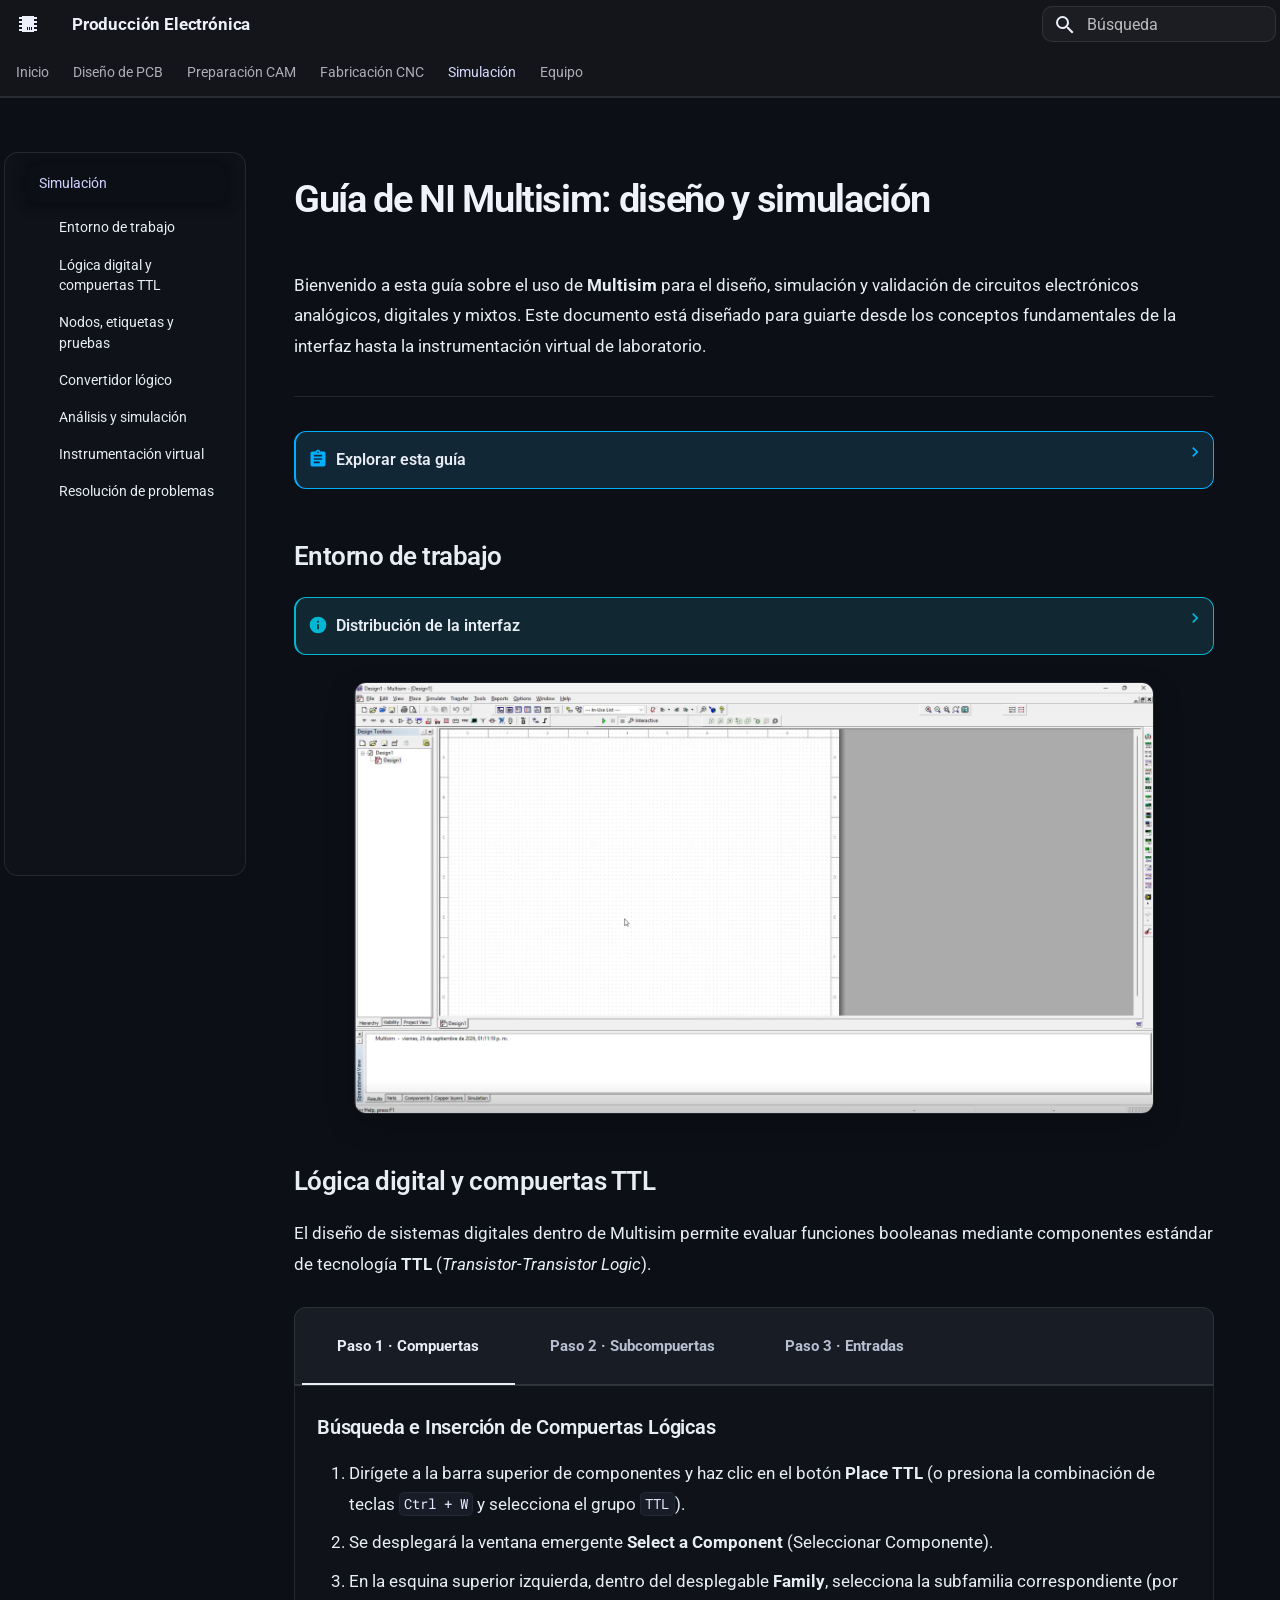
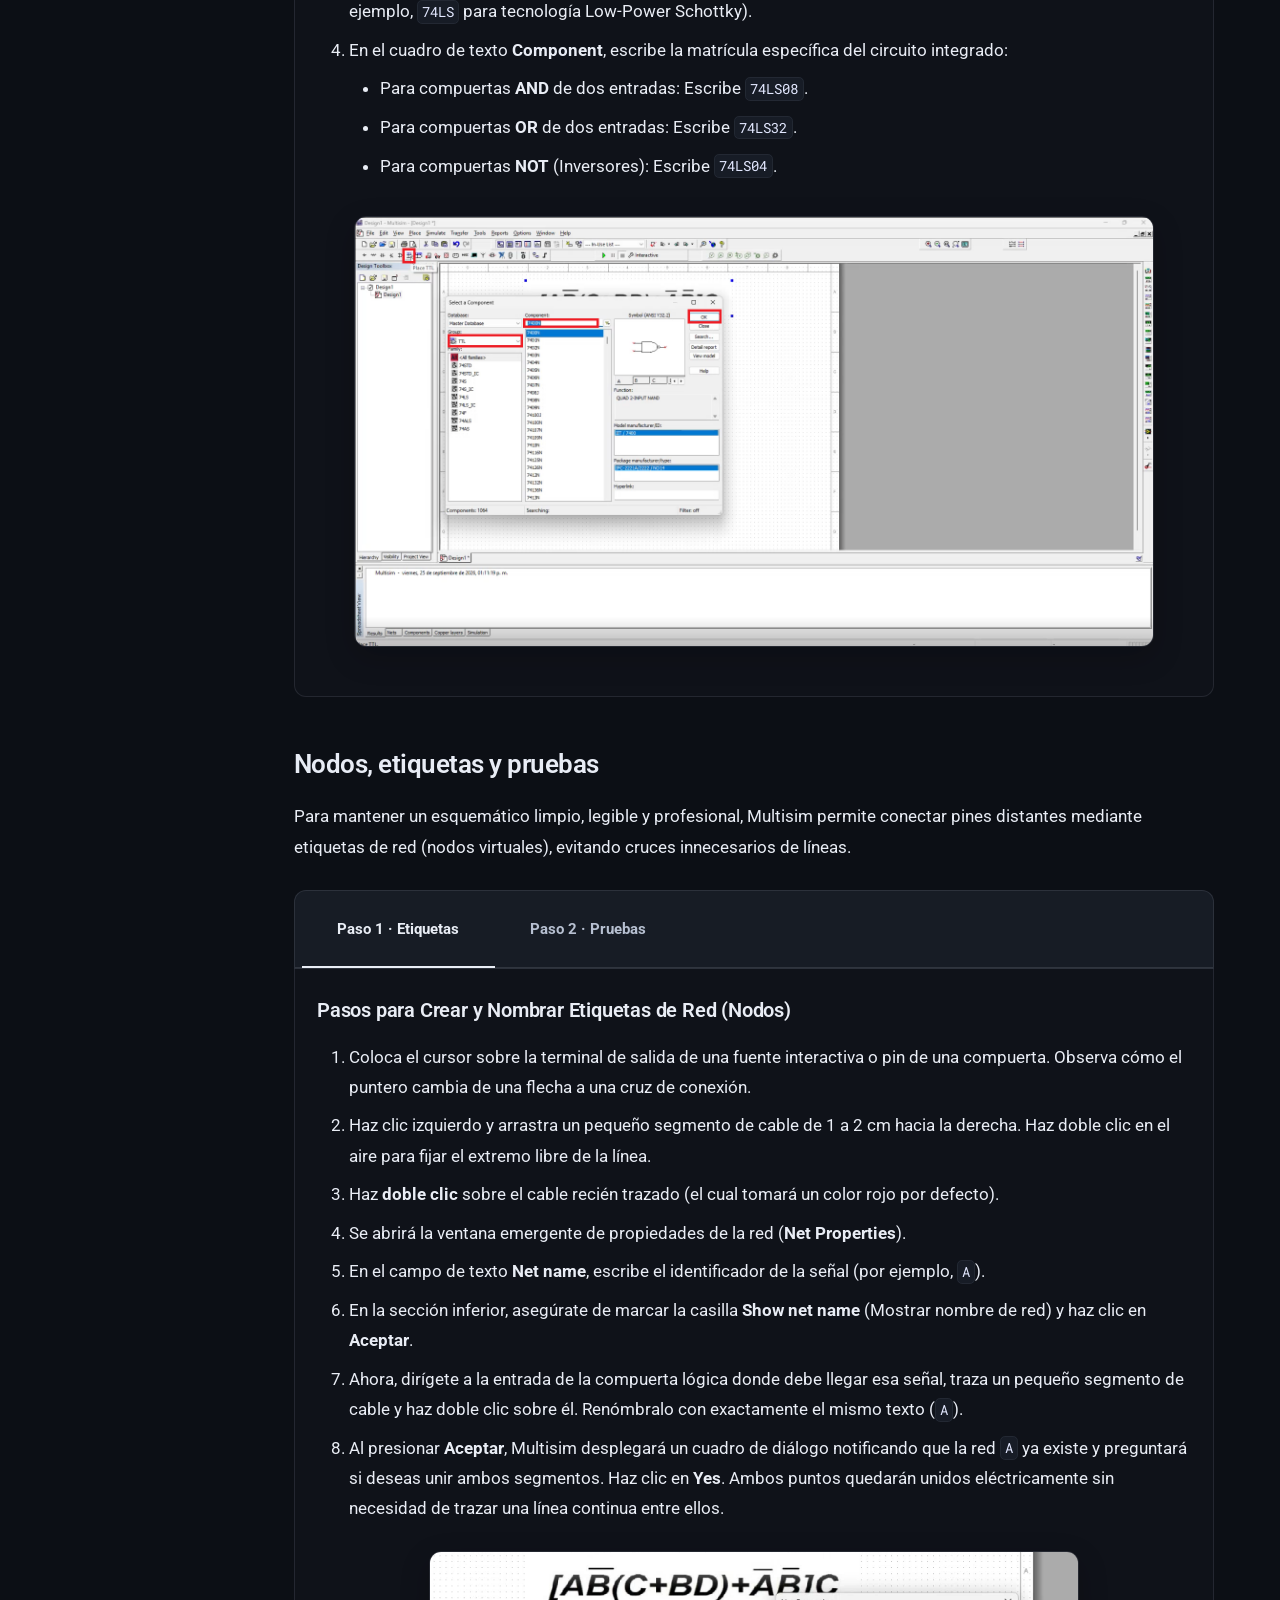
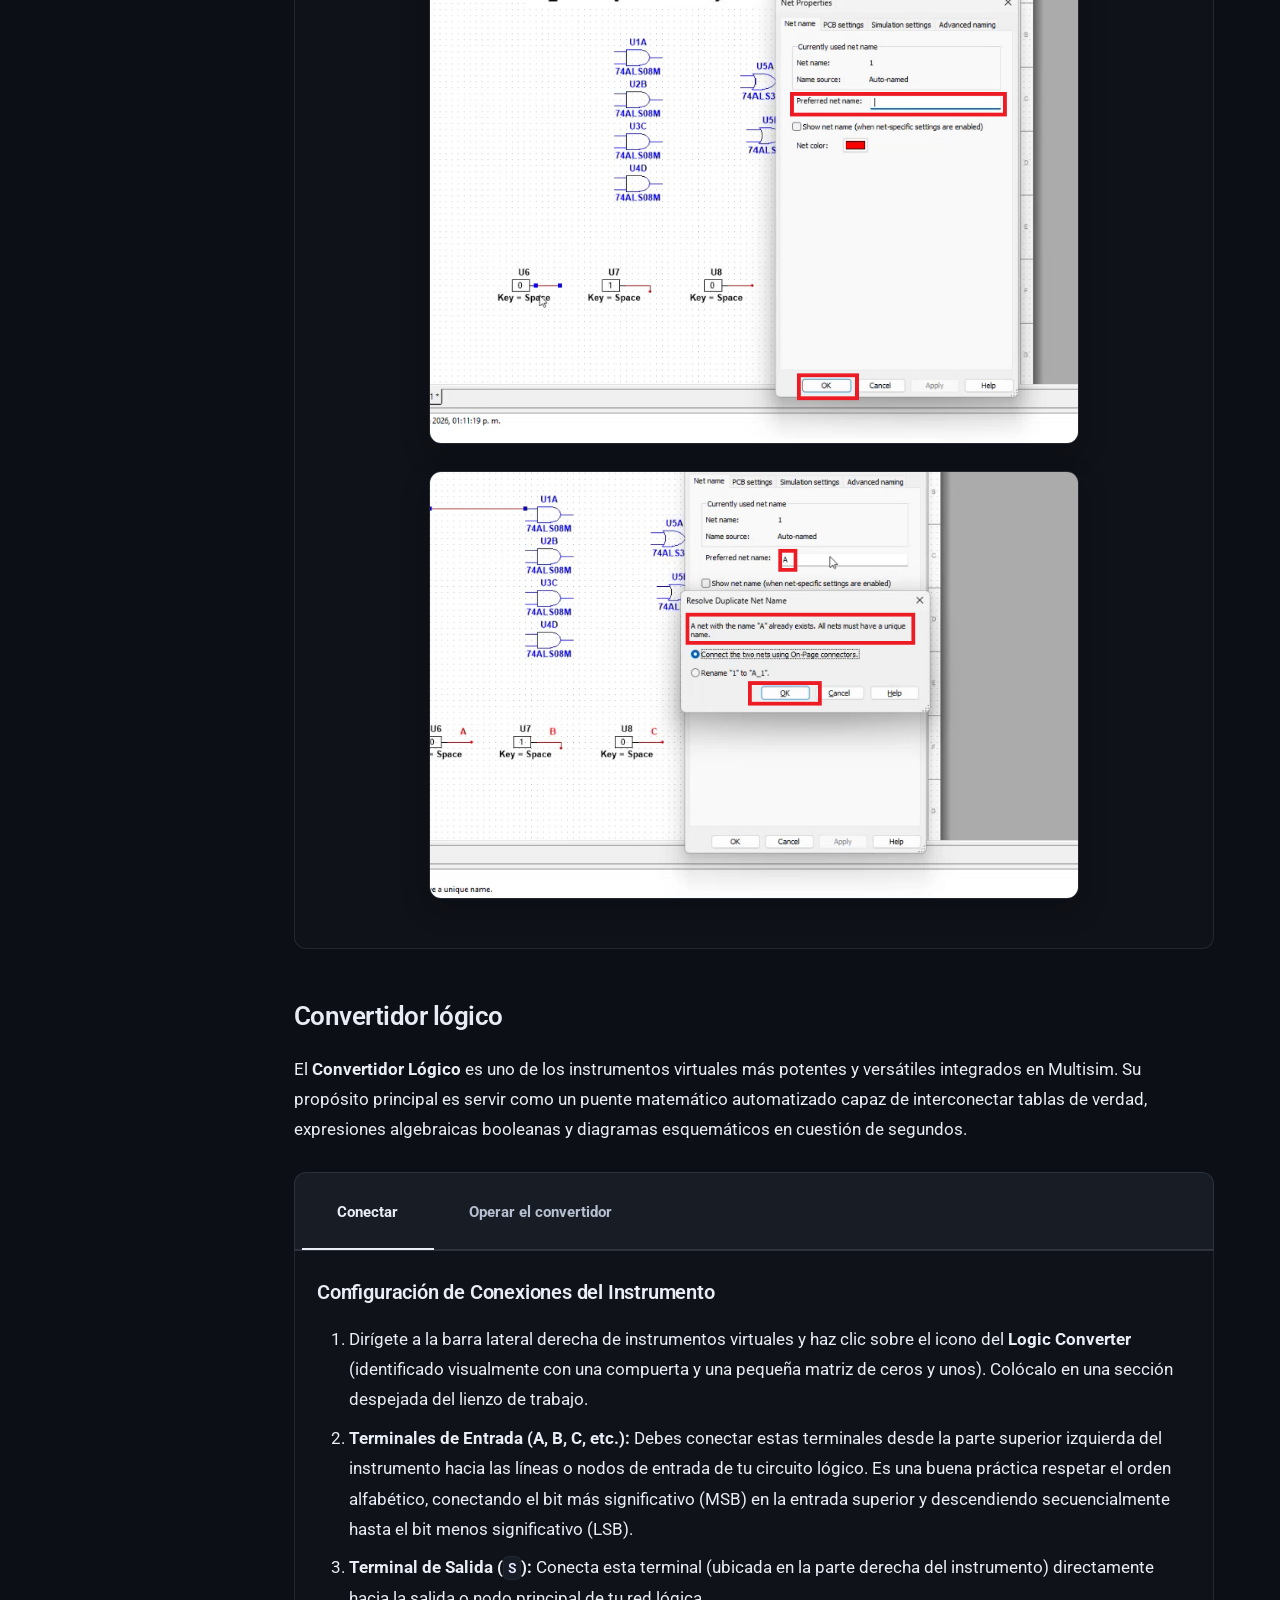
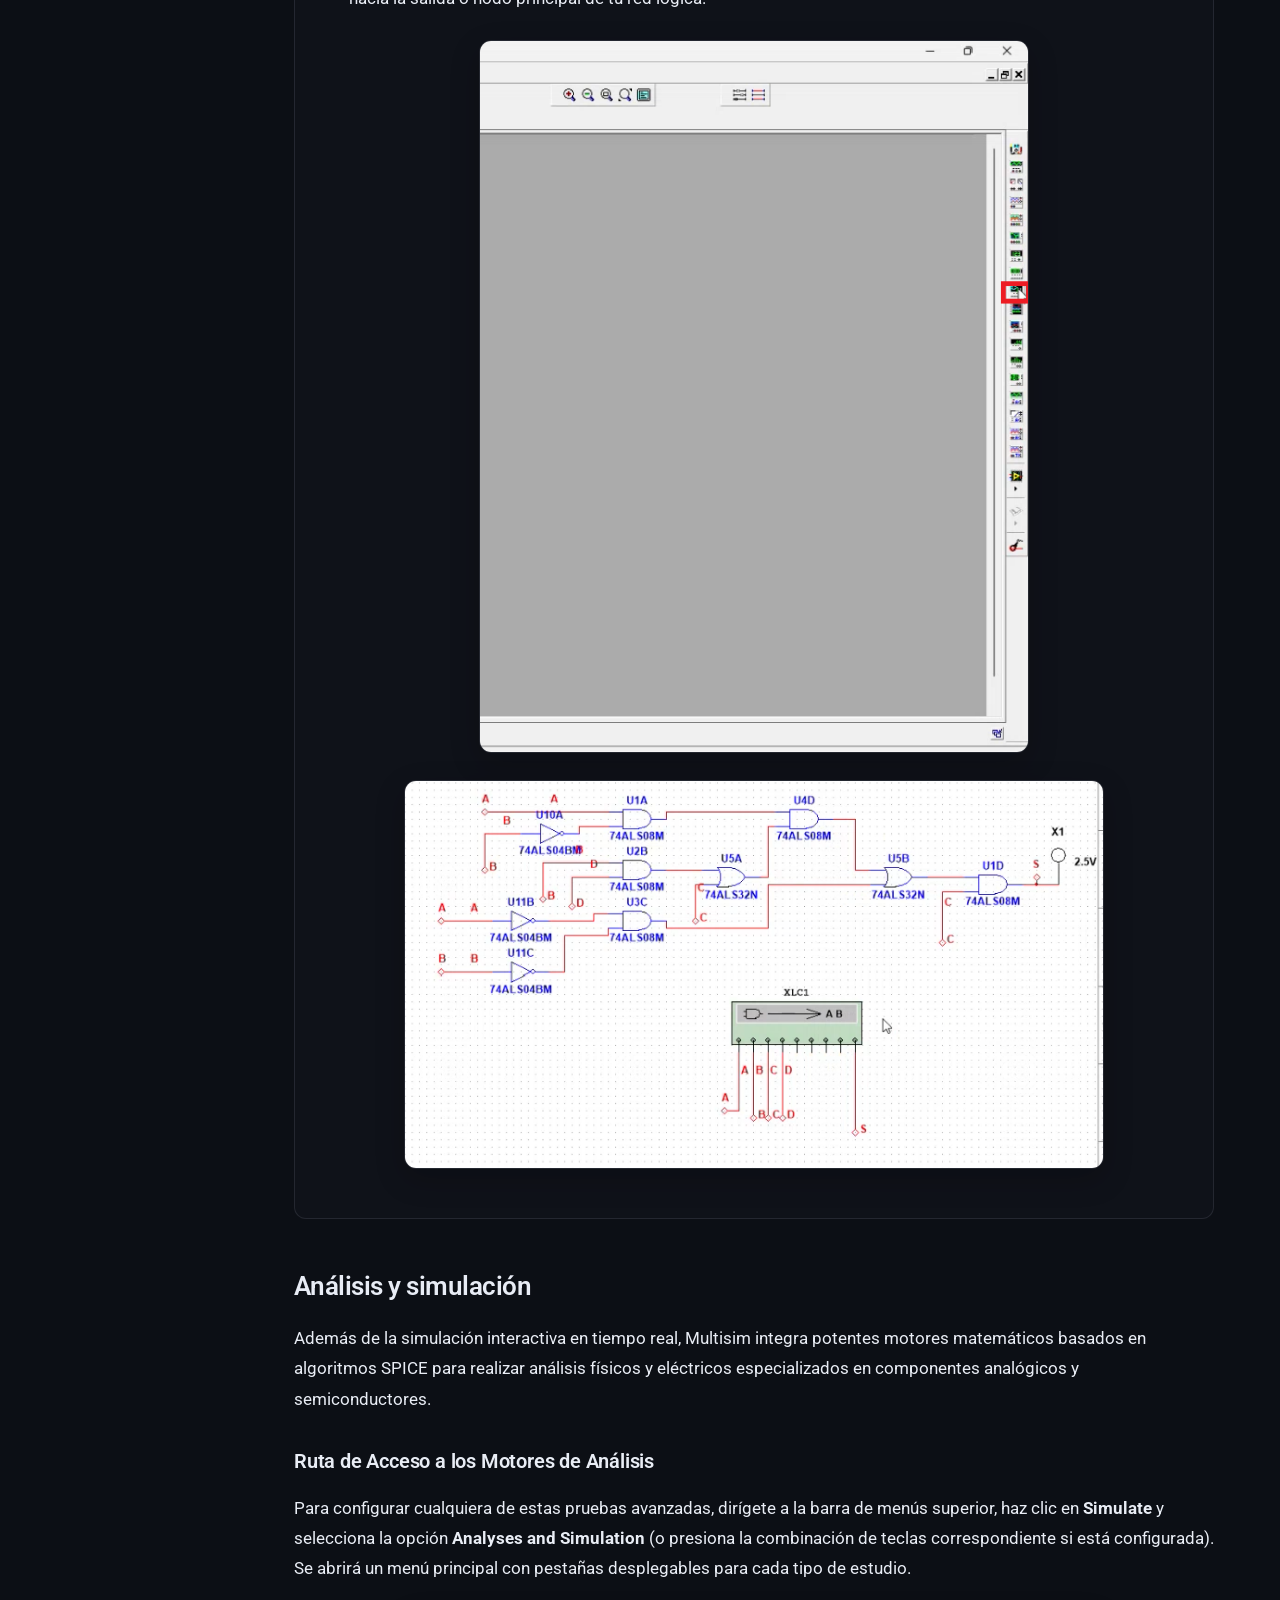
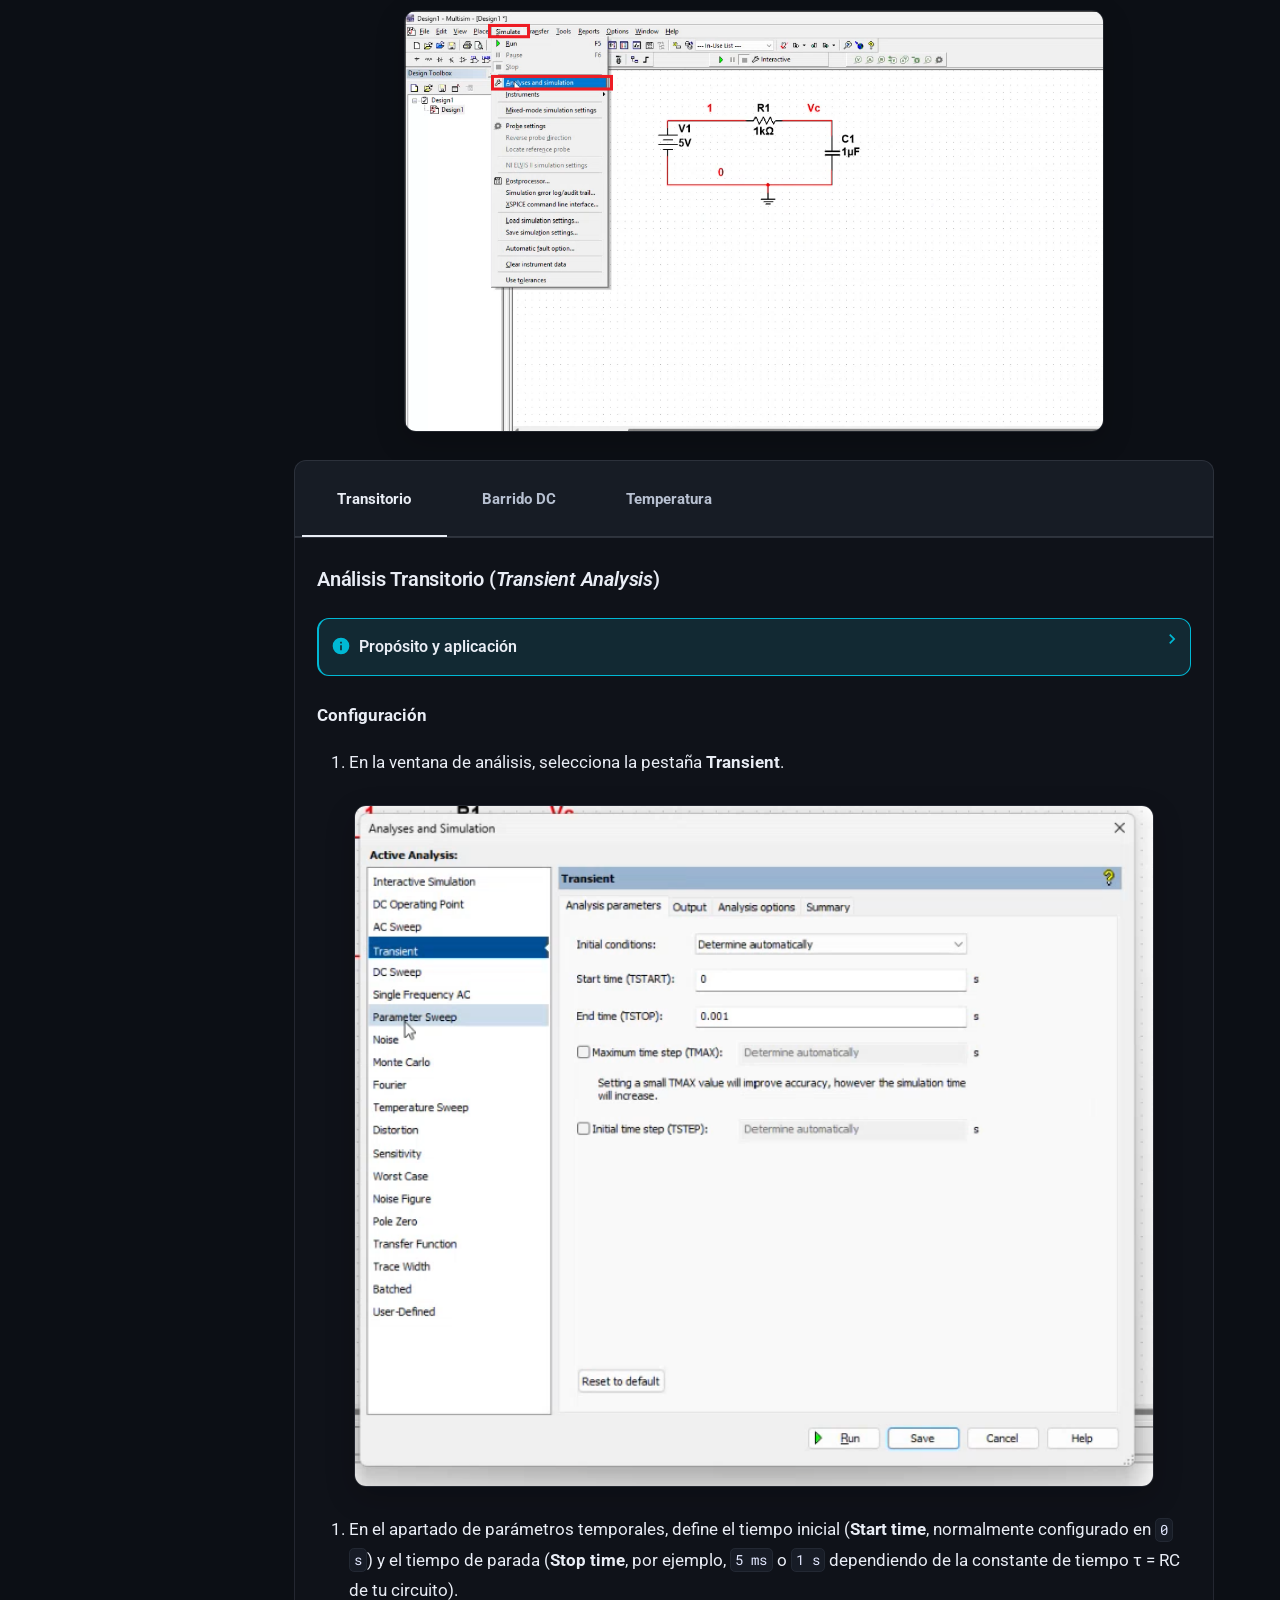
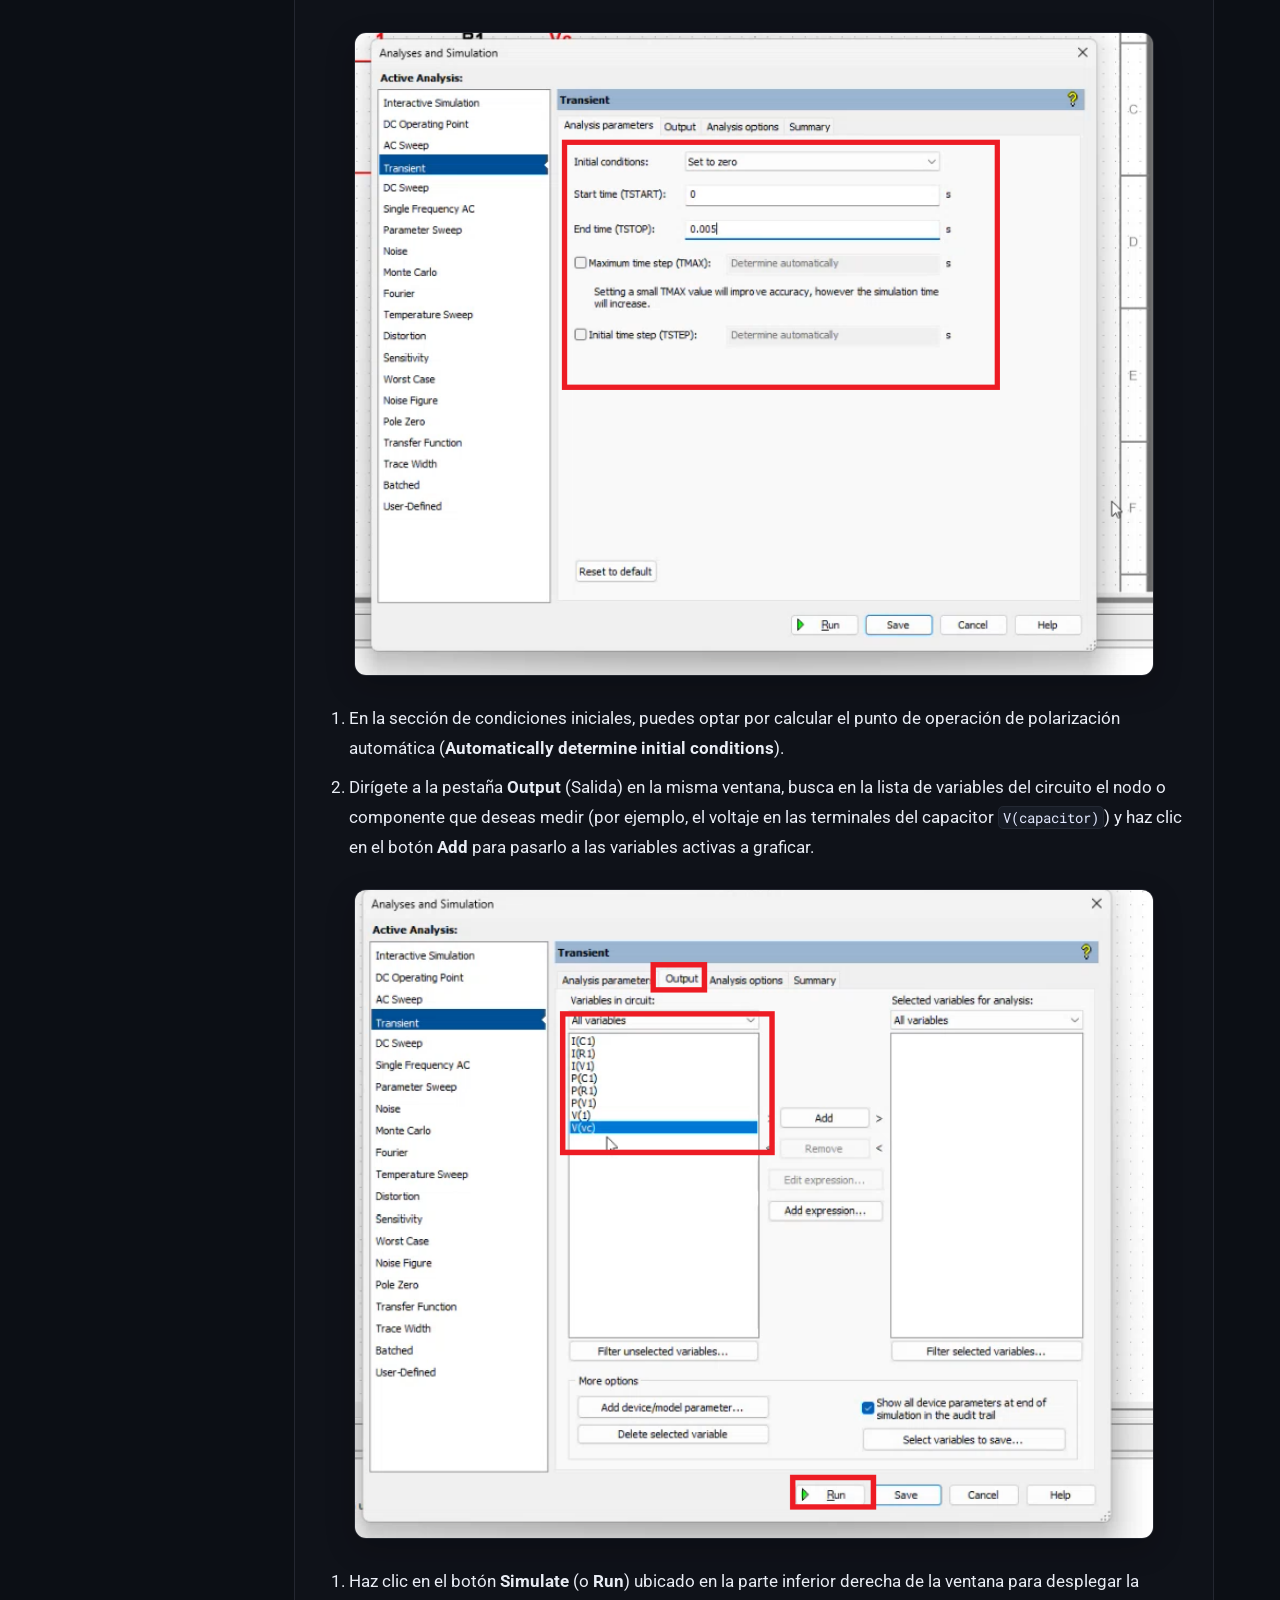
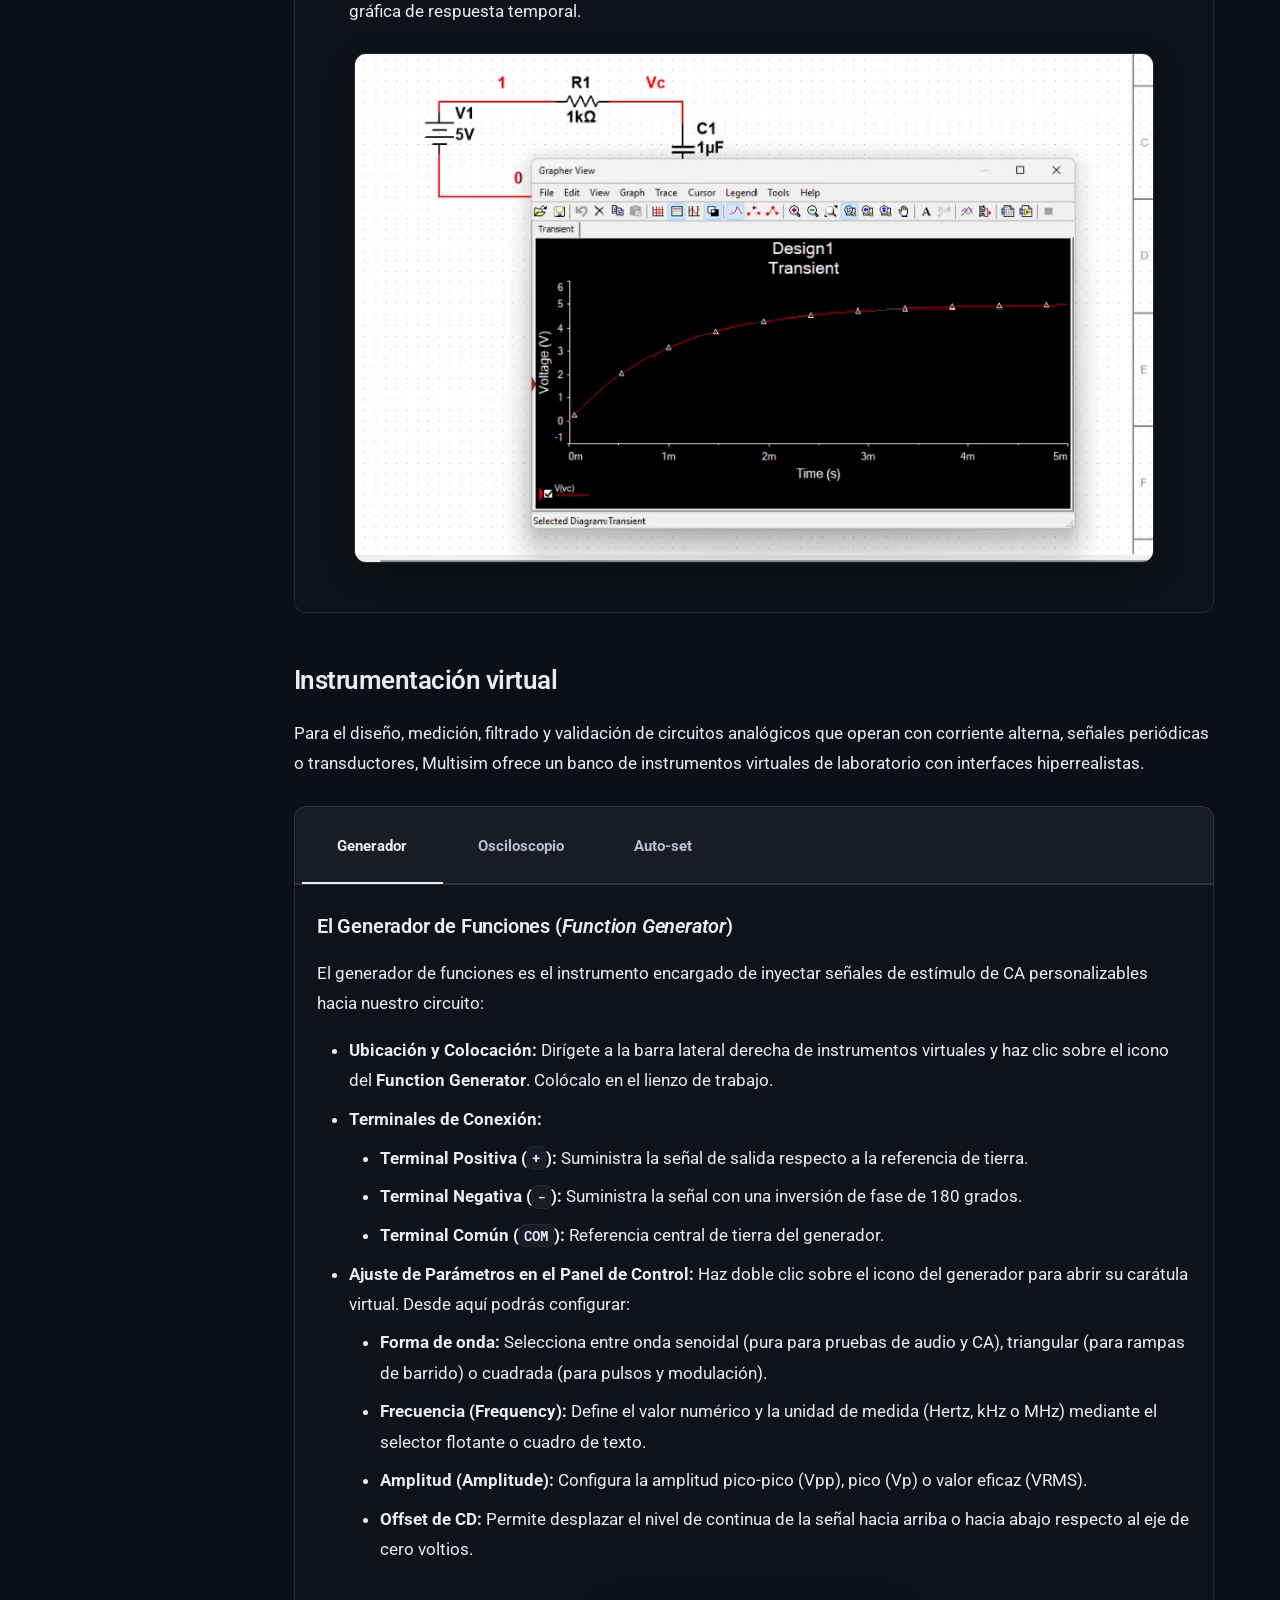
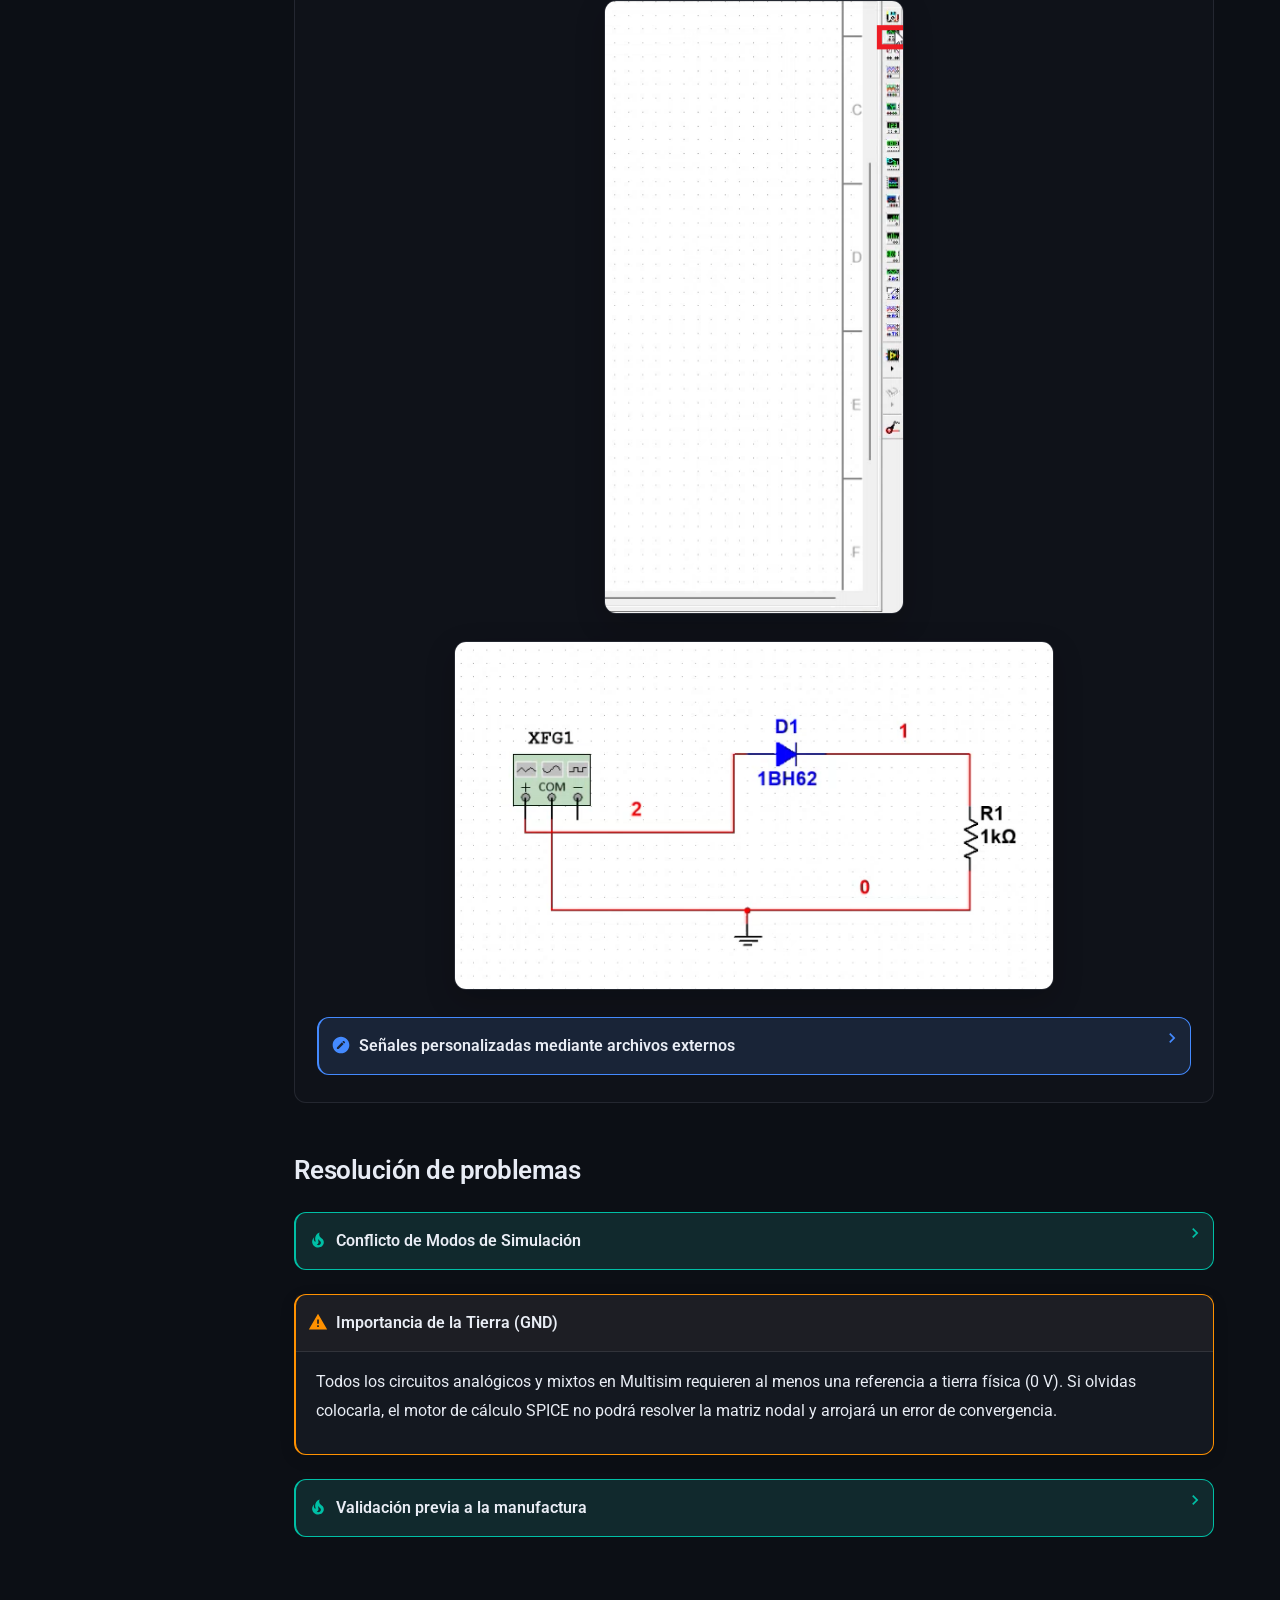
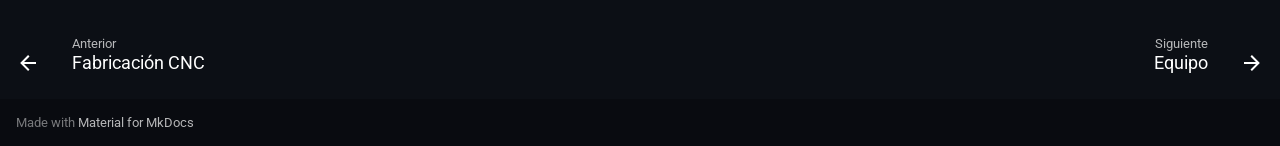
<file: Doc Multisim/index.html>
<!doctype html>
<html lang="es" class="no-js">
  <head>
    
      <meta charset="utf-8">
      <meta name="viewport" content="width=device-width,initial-scale=1">
      
        <meta name="description" content="Portafolio de diseño, simulación y fabricación electrónica">
      
      
      
        <link rel="canonical" href="https://gerardo-esquivel.github.io/prod-electronica/Doc%20Multisim/">
      
      
        <link rel="prev" href="../Roland%20MonoFab/">
      
      
        <link rel="next" href="../Equipo%20de%20trabajo/">
      
      
        
      
      
      <link rel="icon" href="../assets/images/favicon.png">
      <meta name="generator" content="mkdocs-1.6.1, mkdocs-material-9.8.1">
    
    
      
        <title>Simulación - Producción Electrónica</title>
      
    
    
      <link rel="stylesheet" href="../assets/stylesheets/main.57a0d79d.min.css">
      
        
        <link rel="stylesheet" href="../assets/stylesheets/palette.fb2fffe2.min.css">
      
      


    
    
      
    
    
      
        
        
        <link rel="preconnect" href="https://fonts.gstatic.com" crossorigin>
        <link rel="stylesheet" href="https://fonts.googleapis.com/css?family=Roboto:300,300i,400,400i,700,700i%7CRoboto+Mono:400,400i,700,700i&display=fallback">
        <style>:root{--md-text-font:"Roboto";--md-code-font:"Roboto Mono"}</style>
      
    
    
      <link rel="stylesheet" href="../stylesheets/extra.css">
    
    <script>__md_scope=new URL("..",location),__md_hash=e=>[...e].reduce(((e,_)=>(e<<5)-e+_.charCodeAt(0)),0),__md_get=(e,_=localStorage,t=__md_scope)=>JSON.parse(_.getItem(t.pathname+"."+e)),__md_set=(e,_,t=localStorage,a=__md_scope)=>{try{t.setItem(a.pathname+"."+e,JSON.stringify(_))}catch(e){}}</script>
    
      

    
    
  </head>
  
  
    
    
      
    
    
    
    
    <body dir="ltr" data-md-color-scheme="slate" data-md-color-primary="black" data-md-color-accent="indigo">
  
    
    <input class="md-toggle" data-md-toggle="drawer" type="checkbox" id="__drawer" autocomplete="off">
    <input class="md-toggle" data-md-toggle="search" type="checkbox" id="__search" autocomplete="off">
    <label class="md-overlay" for="__drawer"></label>
    <div data-md-component="skip">
      
        
        <a href="#guia-de-ni-multisim-diseno-y-simulacion" class="md-skip">
          Saltar a contenido
        </a>
      
    </div>
    <div data-md-component="announce">
      
    </div>
    
    
      

  

<header class="md-header md-header--shadow md-header--lifted" data-md-component="header">
  <nav class="md-header__inner md-grid" aria-label="Cabecera">
    <a href=".." title="Producción Electrónica" class="md-header__button md-logo" aria-label="Producción Electrónica" data-md-component="logo">
      
  
  <svg xmlns="http://www.w3.org/2000/svg" viewBox="0 0 24 24"><path d="M6 4h12v1h3v2h-3v2h3v2h-3v2h3v2h-3v2h3v2h-3v1H6v-1H3v-2h3v-2H3v-2h3v-2H3V9h3V7H3V5h3zm5 11v3h1v-3zm2 0v3h1v-3zm2 0v3h1v-3z"/></svg>

    </a>
    <label class="md-header__button md-icon" for="__drawer">
      
      <svg xmlns="http://www.w3.org/2000/svg" viewBox="0 0 24 24"><path d="M3 6h18v2H3zm0 5h18v2H3zm0 5h18v2H3z"/></svg>
    </label>
    <div class="md-header__title" data-md-component="header-title">
      <div class="md-header__ellipsis">
        <div class="md-header__topic">
          <span class="md-ellipsis">
            Producción Electrónica
          </span>
        </div>
        <div class="md-header__topic" data-md-component="header-topic">
          <span class="md-ellipsis">
            
              Simulación
            
          </span>
        </div>
      </div>
    </div>
    
      
        <form class="md-header__option" data-md-component="palette">
  
    
    
    
    <input class="md-option" data-md-color-media="" data-md-color-scheme="slate" data-md-color-primary="black" data-md-color-accent="indigo"  aria-hidden="true"  type="radio" name="__palette" id="__palette_0">
    
  
</form>
      
    
    
      <script>var palette=__md_get("__palette");if(palette&&palette.color){if("(prefers-color-scheme)"===palette.color.media){var media=matchMedia("(prefers-color-scheme: light)"),input=document.querySelector(media.matches?"[data-md-color-media='(prefers-color-scheme: light)']":"[data-md-color-media='(prefers-color-scheme: dark)']");palette.color.media=input.getAttribute("data-md-color-media"),palette.color.scheme=input.getAttribute("data-md-color-scheme"),palette.color.primary=input.getAttribute("data-md-color-primary"),palette.color.accent=input.getAttribute("data-md-color-accent")}for(var[key,value]of Object.entries(palette.color))document.body.setAttribute("data-md-color-"+key,value)}</script>
    
    
    
      
      
        <label class="md-header__button md-icon" for="__search">
          
          <svg xmlns="http://www.w3.org/2000/svg" viewBox="0 0 24 24"><path d="M9.5 3A6.5 6.5 0 0 1 16 9.5c0 1.61-.59 3.09-1.56 4.23l.27.27h.79l5 5-1.5 1.5-5-5v-.79l-.27-.27A6.52 6.52 0 0 1 9.5 16 6.5 6.5 0 0 1 3 9.5 6.5 6.5 0 0 1 9.5 3m0 2C7 5 5 7 5 9.5S7 14 9.5 14 14 12 14 9.5 12 5 9.5 5"/></svg>
        </label>
        <div class="md-search" data-md-component="search" role="dialog">
  <label class="md-search__overlay" for="__search"></label>
  <div class="md-search__inner" role="search">
    <form class="md-search__form" name="search">
      <input type="text" class="md-search__input" name="query" aria-label="Búsqueda" placeholder="Búsqueda" autocapitalize="off" autocorrect="off" autocomplete="off" spellcheck="false" data-md-component="search-query" required>
      <label class="md-search__icon md-icon" for="__search">
        
        <svg xmlns="http://www.w3.org/2000/svg" viewBox="0 0 24 24"><path d="M9.5 3A6.5 6.5 0 0 1 16 9.5c0 1.61-.59 3.09-1.56 4.23l.27.27h.79l5 5-1.5 1.5-5-5v-.79l-.27-.27A6.52 6.52 0 0 1 9.5 16 6.5 6.5 0 0 1 3 9.5 6.5 6.5 0 0 1 9.5 3m0 2C7 5 5 7 5 9.5S7 14 9.5 14 14 12 14 9.5 12 5 9.5 5"/></svg>
        
        <svg xmlns="http://www.w3.org/2000/svg" viewBox="0 0 24 24"><path d="M20 11v2H8l5.5 5.5-1.42 1.42L4.16 12l7.92-7.92L13.5 5.5 8 11z"/></svg>
      </label>
      <nav class="md-search__options" aria-label="Buscar">
        
        <button type="reset" class="md-search__icon md-icon" title="Limpiar" aria-label="Limpiar" tabindex="-1">
          
          <svg xmlns="http://www.w3.org/2000/svg" viewBox="0 0 24 24"><path d="M19 6.41 17.59 5 12 10.59 6.41 5 5 6.41 10.59 12 5 17.59 6.41 19 12 13.41 17.59 19 19 17.59 13.41 12z"/></svg>
        </button>
      </nav>
      
    </form>
    <div class="md-search__output">
      <div class="md-search__scrollwrap" tabindex="0" data-md-scrollfix>
        <div class="md-search-result" data-md-component="search-result">
          <div class="md-search-result__meta">
            Inicializando búsqueda
          </div>
          <ol class="md-search-result__list" role="presentation"></ol>
        </div>
      </div>
    </div>
  </div>
</div>
      
    
    
  </nav>
  
    
      
<nav class="md-tabs" aria-label="Pestañas" data-md-component="tabs">
  <div class="md-grid">
    <ul class="md-tabs__list">
      
        
  
  
  
  
    <li class="md-tabs__item">
      <a href=".." class="md-tabs__link">
        
  
  
    
  
  Inicio

      </a>
    </li>
  

      
        
  
  
  
  
    
    
      <li class="md-tabs__item">
        <a href="../Primeros%20pasos%20Kicad/" class="md-tabs__link">
          
  
  
  Diseño de PCB

        </a>
      </li>
    
  

      
        
  
  
  
  
    <li class="md-tabs__item">
      <a href="../Mods%20CE/" class="md-tabs__link">
        
  
  
    
  
  Preparación CAM

      </a>
    </li>
  

      
        
  
  
  
  
    <li class="md-tabs__item">
      <a href="../Roland%20MonoFab/" class="md-tabs__link">
        
  
  
    
  
  Fabricación CNC

      </a>
    </li>
  

      
        
  
  
  
    
  
  
    <li class="md-tabs__item md-tabs__item--active">
      <a href="./" class="md-tabs__link">
        
  
  
    
  
  Simulación

      </a>
    </li>
  

      
        
  
  
  
  
    <li class="md-tabs__item">
      <a href="../Equipo%20de%20trabajo/" class="md-tabs__link">
        
  
  
    
  
  Equipo

      </a>
    </li>
  

      
    </ul>
  </div>
</nav>
    
  
</header>
    
    <div class="md-container" data-md-component="container">
      
      
        
      
      <main class="md-main" data-md-component="main">
        <div class="md-main__inner md-grid">
          
            
              
              <div class="md-sidebar md-sidebar--primary" data-md-component="sidebar" data-md-type="navigation" >
                <div class="md-sidebar__scrollwrap">
                  <div class="md-sidebar__inner">
                    


  


  

<nav class="md-nav md-nav--primary md-nav--lifted md-nav--integrated" aria-label="Navegación" data-md-level="0">
  <label class="md-nav__title" for="__drawer">
    <a href=".." title="Producción Electrónica" class="md-nav__button md-logo" aria-label="Producción Electrónica" data-md-component="logo">
      
  
  <svg xmlns="http://www.w3.org/2000/svg" viewBox="0 0 24 24"><path d="M6 4h12v1h3v2h-3v2h3v2h-3v2h3v2h-3v2h3v2h-3v1H6v-1H3v-2h3v-2H3v-2h3v-2H3V9h3V7H3V5h3zm5 11v3h1v-3zm2 0v3h1v-3zm2 0v3h1v-3z"/></svg>

    </a>
    Producción Electrónica
  </label>
  
  <ul class="md-nav__list" data-md-scrollfix>
    
      
      
  
  
  
  
    <li class="md-nav__item">
      <a href=".." class="md-nav__link">
        
  
  
  <span class="md-ellipsis">
    
  
    Inicio
  

    
  </span>
  
  

      </a>
    </li>
  

    
      
      
  
  
  
  
    
    
    
    
      
      
        
      
    
    
    <li class="md-nav__item md-nav__item--nested">
      
        
        
          
        
        <input class="md-nav__toggle md-toggle md-toggle--indeterminate" type="checkbox" id="__nav_2" >
        
          
          <label class="md-nav__link" for="__nav_2" id="__nav_2_label" tabindex="0">
            
  
  
  <span class="md-ellipsis">
    
  
    Diseño de PCB
  

    
  </span>
  
  

            <span class="md-nav__icon md-icon"></span>
          </label>
        
        <nav class="md-nav" data-md-level="1" aria-labelledby="__nav_2_label" aria-expanded="false">
          <label class="md-nav__title" for="__nav_2">
            <span class="md-nav__icon md-icon"></span>
            
  
    Diseño de PCB
  

          </label>
          <ul class="md-nav__list" data-md-scrollfix>
            
              
                
  
  
  
  
    <li class="md-nav__item">
      <a href="../Primeros%20pasos%20Kicad/" class="md-nav__link">
        
  
  
  <span class="md-ellipsis">
    
  
    KiCad
  

    
  </span>
  
  

      </a>
    </li>
  

              
            
              
                
  
  
  
  
    <li class="md-nav__item">
      <a href="../Altium%20Designer/" class="md-nav__link">
        
  
  
  <span class="md-ellipsis">
    
  
    Altium Designer
  

    
  </span>
  
  

      </a>
    </li>
  

              
            
          </ul>
        </nav>
      
    </li>
  

    
      
      
  
  
  
  
    <li class="md-nav__item">
      <a href="../Mods%20CE/" class="md-nav__link">
        
  
  
  <span class="md-ellipsis">
    
  
    Preparación CAM
  

    
  </span>
  
  

      </a>
    </li>
  

    
      
      
  
  
  
  
    <li class="md-nav__item">
      <a href="../Roland%20MonoFab/" class="md-nav__link">
        
  
  
  <span class="md-ellipsis">
    
  
    Fabricación CNC
  

    
  </span>
  
  

      </a>
    </li>
  

    
      
      
  
  
    
  
  
  
    <li class="md-nav__item md-nav__item--active">
      
      <input class="md-nav__toggle md-toggle" type="checkbox" id="__toc">
      
      
        
      
      
        <label class="md-nav__link md-nav__link--active" for="__toc">
          
  
  
  <span class="md-ellipsis">
    
  
    Simulación
  

    
  </span>
  
  

          <span class="md-nav__icon md-icon"></span>
        </label>
      
      <a href="./" class="md-nav__link md-nav__link--active">
        
  
  
  <span class="md-ellipsis">
    
  
    Simulación
  

    
  </span>
  
  

      </a>
      
        

<nav class="md-nav md-nav--secondary" aria-label="Tabla de contenidos">
  
  
  
    
  
  
    <label class="md-nav__title" for="__toc">
      <span class="md-nav__icon md-icon"></span>
      Tabla de contenidos
    </label>
    <ul class="md-nav__list" data-md-component="toc" data-md-scrollfix>
      
        <li class="md-nav__item">
  <a href="#entorno-de-trabajo" class="md-nav__link">
    <span class="md-ellipsis">
      
        Entorno de trabajo
      
    </span>
  </a>
  
</li>
      
        <li class="md-nav__item">
  <a href="#logica-digital-y-compuertas-ttl" class="md-nav__link">
    <span class="md-ellipsis">
      
        Lógica digital y compuertas TTL
      
    </span>
  </a>
  
</li>
      
        <li class="md-nav__item">
  <a href="#nodos-etiquetas-y-pruebas" class="md-nav__link">
    <span class="md-ellipsis">
      
        Nodos, etiquetas y pruebas
      
    </span>
  </a>
  
</li>
      
        <li class="md-nav__item">
  <a href="#convertidor-logico" class="md-nav__link">
    <span class="md-ellipsis">
      
        Convertidor lógico
      
    </span>
  </a>
  
</li>
      
        <li class="md-nav__item">
  <a href="#analisis-y-simulacion" class="md-nav__link">
    <span class="md-ellipsis">
      
        Análisis y simulación
      
    </span>
  </a>
  
</li>
      
        <li class="md-nav__item">
  <a href="#instrumentacion-virtual" class="md-nav__link">
    <span class="md-ellipsis">
      
        Instrumentación virtual
      
    </span>
  </a>
  
</li>
      
        <li class="md-nav__item">
  <a href="#resolucion-de-problemas" class="md-nav__link">
    <span class="md-ellipsis">
      
        Resolución de problemas
      
    </span>
  </a>
  
</li>
      
    </ul>
  
</nav>
      
    </li>
  

    
      
      
  
  
  
  
    <li class="md-nav__item">
      <a href="../Equipo%20de%20trabajo/" class="md-nav__link">
        
  
  
  <span class="md-ellipsis">
    
  
    Equipo
  

    
  </span>
  
  

      </a>
    </li>
  

    
  </ul>
</nav>
                  </div>
                </div>
              </div>
            
            
          
          
            <div class="md-content" data-md-component="content">
              
              <article class="md-content__inner md-typeset">
                
                  



<h1 id="guia-de-ni-multisim-diseno-y-simulacion">Guía de NI Multisim: diseño y simulación<a class="headerlink" href="#guia-de-ni-multisim-diseno-y-simulacion" title="Enlace permanente">&para;</a></h1>
<p>Bienvenido a esta guía sobre el uso de <strong>Multisim</strong> para el diseño, simulación y validación de circuitos electrónicos analógicos, digitales y mixtos. Este documento está diseñado para guiarte desde los conceptos fundamentales de la interfaz hasta la instrumentación virtual de laboratorio.</p>
<hr />
<details class="abstract">
<summary>Explorar esta guía</summary>
<ul>
<li><a href="#entorno-de-trabajo">Entorno de trabajo</a></li>
<li><a href="#logica-digital-y-compuertas-ttl">Lógica digital y compuertas TTL</a></li>
<li><a href="#nodos-etiquetas-y-pruebas">Nodos, etiquetas y pruebas</a></li>
<li><a href="#convertidor-logico">Convertidor lógico</a></li>
<li><a href="#analisis-y-simulacion">Análisis y simulación</a></li>
<li><a href="#instrumentacion-virtual">Instrumentación virtual</a></li>
<li><a href="#resolucion-de-problemas">Resolución de problemas</a></li>
</ul>
</details>
<h2 id="entorno-de-trabajo">Entorno de trabajo<a class="headerlink" href="#entorno-de-trabajo" title="Enlace permanente">&para;</a></h2>
<details class="info">
<summary>Distribución de la interfaz</summary>
<p>Al cargar el software, te encontrarás con una interfaz dividida en cuatro áreas operativas clave:</p>
<ul>
<li><strong>Lienzo de Diseño Esquemático (Worksheet):</strong> Corresponde al área central cuadriculada. Aquí se colocan los componentes físicos y lógicos, se trazan las líneas de conexión eléctrica y se conectan las referencias a tierra.</li>
<li><strong>Barra de Menús y Herramientas Superiores:</strong> Ubicada en la parte alta de la pantalla. Proporciona acceso a la gestión de archivos (<code>File</code>), edición (<code>Edit</code>), opciones de visualización (<code>View</code>), colocación de elementos (<code>Place</code>), configuración de simulación (<code>Simulate</code>) y ventanas emergentes (<code>Window</code>).</li>
<li><strong>Barra de Selección de Componentes:</strong> Posicionada justo debajo de la barra de menús. Agrupa los dispositivos electrónicos en familias lógicas y analógicas mediante botones de acceso rápido:<ul>
<li><strong>Place Source:</strong> Fuentes de alimentación CA, CC y señales digitales.</li>
<li><strong>Place Basic:</strong> Resistencias, capacitores, inductores y switches.</li>
<li><strong>Place Diodes:</strong> Diodos rectificadores, Zener y LEDs.</li>
<li><strong>Place Transistors:</strong> Transistores BJT (NPN/PNP), MOSFETs y JFETs.</li>
<li><strong>Place Analog:</strong> Amplificadores operacionales y comparadores.</li>
<li><strong>Place TTL:</strong> Circuitos integrados digitales de la familia 7400.</li>
</ul>
</li>
<li><strong>Barra Lateral Derecha (Instrumentos Virtuales):</strong> Un banco de medición interactivo que incluye multímetros digitales, generadores de funciones, wattímetros, osciloscopios de dos y cuatro canales, trazadores de Bode, frecuencímetros y el convertidor lógico.</li>
</ul>
</details>
<p><img src="../recursos/imgs/multisim_pantalla_completa.png" alt="Vista general del entorno de trabajo de NI Multisim a pantalla completa" width="800"></p>
<h2 id="logica-digital-y-compuertas-ttl">Lógica digital y compuertas TTL<a class="headerlink" href="#logica-digital-y-compuertas-ttl" title="Enlace permanente">&para;</a></h2>
<p>El diseño de sistemas digitales dentro de Multisim permite evaluar funciones booleanas mediante componentes estándar de tecnología <strong>TTL</strong> (<em>Transistor-Transistor Logic</em>).</p>
<div class="tabbed-set tabbed-alternate" data-tabs="1:3"><input checked="checked" id="__tabbed_1_1" name="__tabbed_1" type="radio" /><input id="__tabbed_1_2" name="__tabbed_1" type="radio" /><input id="__tabbed_1_3" name="__tabbed_1" type="radio" /><div class="tabbed-labels"><label for="__tabbed_1_1">Paso 1 · Compuertas</label><label for="__tabbed_1_2">Paso 2 · Subcompuertas</label><label for="__tabbed_1_3">Paso 3 · Entradas</label></div>
<div class="tabbed-content">
<div class="tabbed-block">
<h3 id="busqueda-e-insercion-de-compuertas-logicas">Búsqueda e Inserción de Compuertas Lógicas<a class="headerlink" href="#busqueda-e-insercion-de-compuertas-logicas" title="Enlace permanente">&para;</a></h3>
<ol>
<li>Dirígete a la barra superior de componentes y haz clic en el botón <strong>Place TTL</strong> (o presiona la combinación de teclas <code>Ctrl + W</code> y selecciona el grupo <code>TTL</code>).</li>
<li>Se desplegará la ventana emergente <strong>Select a Component</strong> (Seleccionar Componente).</li>
<li>En la esquina superior izquierda, dentro del desplegable <strong>Family</strong>, selecciona la subfamilia correspondiente (por ejemplo, <code>74LS</code> para tecnología Low-Power Schottky).</li>
<li>En el cuadro de texto <strong>Component</strong>, escribe la matrícula específica del circuito integrado:<ul>
<li>Para compuertas <strong>AND</strong> de dos entradas: Escribe <code>74LS08</code>.</li>
<li>Para compuertas <strong>OR</strong> de dos entradas: Escribe <code>74LS32</code>.</li>
<li>Para compuertas <strong>NOT</strong> (Inversores): Escribe <code>74LS04</code>.</li>
</ul>
</li>
</ol>
<p><img src="../recursos/imgs/multisim_busqueda_74ls08.png" alt="Ventana emergente Select a Component buscando el circuito integrado 74LS08" width="800"></p>
</div>
<div class="tabbed-block">
<h3 id="entendiendo-las-sub-compuertas-a-b-c-d">Entendiendo las Sub-compuertas (<code>A</code>, <code>B</code>, <code>C</code>, <code>D</code>)<a class="headerlink" href="#entendiendo-las-sub-compuertas-a-b-c-d" title="Enlace permanente">&para;</a></h3>
<p>Al hacer clic en <strong>OK</strong> para colocar un componente como el <code>74LS08</code>, notarás que la ventana no se cierra inmediatamente, sino que te muestra una pequeña sub-lista con las letras <code>A</code>, <code>B</code>, <code>C</code> y <code>D</code>:</p>
<details class="note">
<summary>Detalle técnico</summary>
<p><strong>Explicación técnica de la estructura física del CI:</strong>
Un circuito integrado real de 14 pines (como el <code>74LS08</code>) alberga internamente 4 compuertas AND independientes que comparten las mismas terminales de alimentación (VCC y GND). </p>
<ul>
<li>Al seleccionar <code>A</code>, Multisim colocará la primera compuerta del chip (pines 1, 2 y 3).</li>
<li>Si vuelves a colocar otra compuerta del mismo grupo y seleccionas <code>B</code>, el programa entenderá que estás utilizando la segunda compuerta dentro del <strong>mismo chip físico</strong> (designado como <code>U1B</code>).</li>
<li>Si requieres que pertenezcan a circuitos integrados independientes, debes seleccionar la opción para iniciar un nuevo encapsulado (generando un nuevo identificador como <code>U2A</code>).</li>
</ul>
</details>
<p><img src="../recursos/imgs/multisim_seleccion_subpuerta.png" alt="Ventana de selección de sub-compuertas A, B, C o D dentro del circuito integrado" width="600"></p>
</div>
<div class="tabbed-block">
<h3 id="configuracion-de-fuentes-digitales-interactivas">Configuración de Fuentes Digitales Interactivas<a class="headerlink" href="#configuracion-de-fuentes-digitales-interactivas" title="Enlace permanente">&para;</a></h3>
<p>Para simular las entradas de una tabla de verdad e inyectar estados lógicos bajo demanda sin armar un circuito con switches de hardware y resistencias de <em>pull-down</em>:</p>
<ol>
<li>En la barra de componentes, haz clic en el icono <strong>Place Source</strong> (o <code>Ctrl + W</code> &gt; Grupo <code>Sources</code>).</li>
<li>En la columna de la izquierda, selecciona la categoría <strong>DIGITAL_SOURCES</strong>.</li>
<li>En la lista de componentes, haz clic sobre <strong>INTERACTIVE_DIGITAL_CONSTANT</strong>.</li>
<li>Haz clic en <strong>OK</strong> y coloca tantas fuentes interactivas como entradas tenga tu función booleana (por ejemplo, cuatro fuentes para las entradas A, B, C y D).</li>
<li>Por defecto, cada fuente interactiva muestra una tecla de acceso rápido (como <code>Space</code>). Si deseas cambiar la tecla que conmuta la señal de 0 V a 5 V, haz doble clic sobre el componente, ve a la pestaña <strong>Value</strong> y asigna una tecla específica del teclado (por ejemplo, la tecla <code>A</code> para la entrada A).</li>
</ol>
<p><img src="../recursos/imgs/multisim_fuente_digital_interactiva.png" alt="Colocación y configuración de fuentes digitales interactivas" width="800"></p>
</div>
</div>
</div>
<h2 id="nodos-etiquetas-y-pruebas">Nodos, etiquetas y pruebas<a class="headerlink" href="#nodos-etiquetas-y-pruebas" title="Enlace permanente">&para;</a></h2>
<p>Para mantener un esquemático limpio, legible y profesional, Multisim permite conectar pines distantes mediante etiquetas de red (nodos virtuales), evitando cruces innecesarios de líneas.</p>
<div class="tabbed-set tabbed-alternate" data-tabs="2:2"><input checked="checked" id="__tabbed_2_1" name="__tabbed_2" type="radio" /><input id="__tabbed_2_2" name="__tabbed_2" type="radio" /><div class="tabbed-labels"><label for="__tabbed_2_1">Paso 1 · Etiquetas</label><label for="__tabbed_2_2">Paso 2 · Pruebas</label></div>
<div class="tabbed-content">
<div class="tabbed-block">
<h3 id="pasos-para-crear-y-nombrar-etiquetas-de-red-nodos">Pasos para Crear y Nombrar Etiquetas de Red (Nodos)<a class="headerlink" href="#pasos-para-crear-y-nombrar-etiquetas-de-red-nodos" title="Enlace permanente">&para;</a></h3>
<ol>
<li>Coloca el cursor sobre la terminal de salida de una fuente interactiva o pin de una compuerta. Observa cómo el puntero cambia de una flecha a una cruz de conexión.</li>
<li>Haz clic izquierdo y arrastra un pequeño segmento de cable de 1 a 2 cm hacia la derecha. Haz doble clic en el aire para fijar el extremo libre de la línea.</li>
<li>Haz <strong>doble clic</strong> sobre el cable recién trazado (el cual tomará un color rojo por defecto).</li>
<li>Se abrirá la ventana emergente de propiedades de la red (<strong>Net Properties</strong>).</li>
<li>En el campo de texto <strong>Net name</strong>, escribe el identificador de la señal (por ejemplo, <code>A</code>).</li>
<li>En la sección inferior, asegúrate de marcar la casilla <strong>Show net name</strong> (Mostrar nombre de red) y haz clic en <strong>Aceptar</strong>.</li>
<li>Ahora, dirígete a la entrada de la compuerta lógica donde debe llegar esa señal, traza un pequeño segmento de cable y haz doble clic sobre él. Renómbralo con exactamente el mismo texto (<code>A</code>).</li>
<li>Al presionar <strong>Aceptar</strong>, Multisim desplegará un cuadro de diálogo notificando que la red <code>A</code> ya existe y preguntará si deseas unir ambos segmentos. Haz clic en <strong>Yes</strong>. Ambos puntos quedarán unidos eléctricamente sin necesidad de trazar una línea continua entre ellos.</li>
</ol>
<p><img src="../recursos/imgs/multisim_propiedades_red_nodo.png" alt="Ventana emergente Net Properties para asignación y visibilidad de etiquetas de red" width="650"></p>
<p><img src="../recursos/imgs/multisim_propiedades_red_nodo1.png" alt="Ventana emergente Net Properties para asignación y visibilidad de etiquetas de red" width="650"></p>
</div>
<div class="tabbed-block">
<h3 id="uso-de-puntas-de-prueba-logicas-probes">Uso de Puntas de Prueba Lógicas (<em>Probes</em>)<a class="headerlink" href="#uso-de-puntas-de-prueba-logicas-probes" title="Enlace permanente">&para;</a></h3>
<p>Para verificar las salidas lógicas sin agregar un circuito físico con diodos LED, resistencia limitadora y tierra:</p>
<ol>
<li>Dirígete a la barra superior y busca el icono de <strong>Place Indicator</strong> (el cual tiene forma de display de 7 segmentos).</li>
<li>Selecciona la categoría <strong>PROBE</strong>.</li>
<li>Elige el color del indicador visual (<code>PROBE_DIGITAL_RED</code>, <code>PROBE_DIGITAL_GREEN</code>, <code>PROBE_DIGITAL_BLUE</code>, etc.) y haz clic en <strong>OK</strong>.</li>
<li>Conecta el terminal de la punta de prueba directamente al nodo o pin de salida de tu última compuerta lógica.</li>
<li>Al iniciar la simulación (<code>F5</code> o botón verde <strong>Play</strong>), la punta se iluminará intensamente cuando la combinación lógica entregue un nivel alto (5 V) y permanecerá apagada en nivel bajo (0 V).</li>
</ol>
<p><img src="../recursos/imgs/multisim_puntas_prueba.png" alt="Puntas de prueba lógicas conectadas a las salidas del circuito" width="700"></p>
<p><img src="../recursos/imgs/multisim_puntas_prueba1.png" alt="Puntas de prueba lógicas conectadas a las salidas del circuito" width="700"></p>
<p><img src="../recursos/imgs/multisim_puntas_prueba2.png" alt="Puntas de prueba lógicas conectadas a las salidas del circuito" width="700"></p>
</div>
</div>
</div>
<h2 id="convertidor-logico">Convertidor lógico<a class="headerlink" href="#convertidor-logico" title="Enlace permanente">&para;</a></h2>
<p>El <strong>Convertidor Lógico</strong> es uno de los instrumentos virtuales más potentes y versátiles integrados en Multisim. Su propósito principal es servir como un puente matemático automatizado capaz de interconectar tablas de verdad, expresiones algebraicas booleanas y diagramas esquemáticos en cuestión de segundos.</p>
<div class="tabbed-set tabbed-alternate" data-tabs="3:2"><input checked="checked" id="__tabbed_3_1" name="__tabbed_3" type="radio" /><input id="__tabbed_3_2" name="__tabbed_3" type="radio" /><div class="tabbed-labels"><label for="__tabbed_3_1">Conectar</label><label for="__tabbed_3_2">Operar el convertidor</label></div>
<div class="tabbed-content">
<div class="tabbed-block">
<h3 id="configuracion-de-conexiones-del-instrumento">Configuración de Conexiones del Instrumento<a class="headerlink" href="#configuracion-de-conexiones-del-instrumento" title="Enlace permanente">&para;</a></h3>
<ol>
<li>Dirígete a la barra lateral derecha de instrumentos virtuales y haz clic sobre el icono del <strong>Logic Converter</strong> (identificado visualmente con una compuerta y una pequeña matriz de ceros y unos). Colócalo en una sección despejada del lienzo de trabajo.</li>
<li><strong>Terminales de Entrada (A, B, C, etc.):</strong> Debes conectar estas terminales desde la parte superior izquierda del instrumento hacia las líneas o nodos de entrada de tu circuito lógico. Es una buena práctica respetar el orden alfabético, conectando el bit más significativo (MSB) en la entrada superior y descendiendo secuencialmente hasta el bit menos significativo (LSB).</li>
<li><strong>Terminal de Salida (<code>S</code>):</strong> Conecta esta terminal (ubicada en la parte derecha del instrumento) directamente hacia la salida o nodo principal de tu red lógica.</li>
</ol>
<p><img src="../recursos/imgs/multisim_logic_converter_conexion.png" alt="Conexión correcta de las entradas y salidas del convertidor lógico en Multisim" width="550"></p>
<p><img src="../recursos/imgs/multisim_logic_converter_conexion1.png" alt="Conexión correcta de las entradas y salidas del convertidor lógico en Multisim" width="700"></p>
</div>
<div class="tabbed-block">
<h3 id="operacion-interactiva-del-panel-de-control">Operación Interactiva del Panel de Control<a class="headerlink" href="#operacion-interactiva-del-panel-de-control" title="Enlace permanente">&para;</a></h3>
<p>Haz <strong>doble clic</strong> sobre el icono del instrumento en el esquemático para desplegar su ventana de control flotante. En su interfaz encontrarás un panel izquierdo con la tabla de verdad y una botonera inferior de conversión directa:</p>
<p><img src="../recursos/imgs/multisim_logic_converter_panel.png" alt="Panel de control detallado del Logic Converter mostrando la tabla de verdad y funciones" width="600"></p>
<ul>
<li><strong>Extracción de la Tabla de Verdad desde el Esquema (<code>Circuito -&gt; Tabla</code>):</strong> Si ya terminaste de cablear un circuito digital en el lienzo y deseas comprobar su comportamiento matemático, haz clic en este primer botón (representado por una flecha que va de un circuito hacia una matriz). El instrumento simulará automáticamente todas las combinaciones posibles de las entradas y rellenará la tabla con los estados binarios de salida correspondientes.</li>
</ul>
<p><img src="../recursos/imgs/multisim_logic_converter_panel1.png" alt="Panel de control detallado del Logic Converter mostrando la tabla de verdad y funciones" width="600"></p>
<ul>
<li><strong>Simplificación y Obtención de la Función Booleana (<code>Tabla -&gt; Función</code>):</strong> Si introduces ceros y unos de forma manual en la tabla de verdad (haciendo clic sobre las celdas), o si el instrumento acaba de leer tu circuito, haz clic en el segundo botón. Multisim resolverá el mapa algebraico y te arrojará la función booleana simplificada en formato de suma de productos (minitérminos) de forma instantánea.</li>
</ul>
<p><img src="../recursos/imgs/multisim_logic_converter_panel2.png" alt="Panel de control detallado del Logic Converter mostrando la tabla de verdad y funciones" width="600"></p>
<ul>
<li><strong>Síntesis Automática de Esquemáticos (De Función o Tabla a Circuito):</strong> En la sección superior del panel puedes escribir directamente una expresión algebraica booleana utilizando operadores lógicos estándar. Al hacer clic en los botones de conversión hacia el esquemático, el programa generará automáticamente todas las compuertas y conexiones necesarias y las dibujará por ti en una nueva hoja de trabajo.</li>
</ul>
<p><img src="../recursos/imgs/multisim_logic_converter_panel3.png" alt="Panel de control detallado del Logic Converter mostrando la tabla de verdad y funciones" width="600"></p>
<p><img src="../recursos/imgs/multisim_logic_converter_panel4.png" alt="Panel de control detallado del Logic Converter mostrando la tabla de verdad y funciones" width="600"></p>
</div>
</div>
</div>
<h2 id="analisis-y-simulacion">Análisis y simulación<a class="headerlink" href="#analisis-y-simulacion" title="Enlace permanente">&para;</a></h2>
<p>Además de la simulación interactiva en tiempo real, Multisim integra potentes motores matemáticos basados en algoritmos SPICE para realizar análisis físicos y eléctricos especializados en componentes analógicos y semiconductores.</p>
<h3 id="ruta-de-acceso-a-los-motores-de-analisis">Ruta de Acceso a los Motores de Análisis<a class="headerlink" href="#ruta-de-acceso-a-los-motores-de-analisis" title="Enlace permanente">&para;</a></h3>
<p>Para configurar cualquiera de estas pruebas avanzadas, dirígete a la barra de menús superior, haz clic en <strong>Simulate</strong> y selecciona la opción <strong>Analyses and Simulation</strong> (o presiona la combinación de teclas correspondiente si está configurada). Se abrirá un menú principal con pestañas desplegables para cada tipo de estudio.</p>
<p><img src="../recursos/imgs/multisim_menu_analisis.png" alt="Menú superior de análisis y simulación en NI Multisim" width="700"></p>
<div class="tabbed-set tabbed-alternate" data-tabs="4:3"><input checked="checked" id="__tabbed_4_1" name="__tabbed_4" type="radio" /><input id="__tabbed_4_2" name="__tabbed_4" type="radio" /><input id="__tabbed_4_3" name="__tabbed_4" type="radio" /><div class="tabbed-labels"><label for="__tabbed_4_1">Transitorio</label><label for="__tabbed_4_2">Barrido DC</label><label for="__tabbed_4_3">Temperatura</label></div>
<div class="tabbed-content">
<div class="tabbed-block">
<h3 id="analisis-transitorio-transient-analysis">Análisis Transitorio (<em>Transient Analysis</em>)<a class="headerlink" href="#analisis-transitorio-transient-analysis" title="Enlace permanente">&para;</a></h3>
<details class="info">
<summary>Propósito y aplicación</summary>
<p>Estudia cómo evolucionan las variables del circuito (voltajes y corrientes) en función del tiempo real. Es el análisis fundamental para observar fenómenos dinámicos y transitorios, tales como los procesos de carga y descarga exponencial en capacitores e inductores, o el comportamiento temporal de circuitos osciladores y fuentes conmutadas.</p>
</details>
<p><strong>Configuración</strong></p>
<ol>
<li>En la ventana de análisis, selecciona la pestaña <strong>Transient</strong>.</li>
</ol>
<p><img src="../recursos/imgs/multisim_analisis_transitorio.png" alt="Ventana de configuración del análisis transitorio y gráfica de respuesta exponencial" width="800"></p>
<ol>
<li>En el apartado de parámetros temporales, define el tiempo inicial (<strong>Start time</strong>, normalmente configurado en <code>0 s</code>) y el tiempo de parada (<strong>Stop time</strong>, por ejemplo, <code>5 ms</code> o <code>1 s</code> dependiendo de la constante de tiempo τ = RC de tu circuito).</li>
</ol>
<p><img src="../recursos/imgs/multisim_analisis_transitorio1.png" alt="Ventana de configuración del análisis transitorio y gráfica de respuesta exponencial" width="800"></p>
<ol>
<li>En la sección de condiciones iniciales, puedes optar por calcular el punto de operación de polarización automática (<strong>Automatically determine initial conditions</strong>).</li>
<li>Dirígete a la pestaña <strong>Output</strong> (Salida) en la misma ventana, busca en la lista de variables del circuito el nodo o componente que deseas medir (por ejemplo, el voltaje en las terminales del capacitor <code>V(capacitor)</code>) y haz clic en el botón <strong>Add</strong> para pasarlo a las variables activas a graficar.</li>
</ol>
<p><img src="../recursos/imgs/multisim_analisis_transitorio2.png" alt="Ventana de configuración del análisis transitorio y gráfica de respuesta exponencial" width="800"></p>
<ol>
<li>Haz clic en el botón <strong>Simulate</strong> (o <strong>Run</strong>) ubicado en la parte inferior derecha de la ventana para desplegar la gráfica de respuesta temporal.</li>
</ol>
<p><img src="../recursos/imgs/multisim_analisis_transitorio3.png" alt="Ventana de configuración del análisis transitorio y gráfica de respuesta exponencial" width="800"></p>
</div>
<div class="tabbed-block">
<h3 id="analisis-de-barrido-dc-dc-sweep-analysis">Análisis de Barrido DC (<em>DC Sweep Analysis</em>)<a class="headerlink" href="#analisis-de-barrido-dc-dc-sweep-analysis" title="Enlace permanente">&para;</a></h3>
<details class="info">
<summary>Propósito y aplicación</summary>
<p>Realiza variaciones incrementales de voltaje o corriente punto a punto en condiciones de estado estacionario. Es la herramienta estándar en electrónica analógica para caracterizar dispositivos semiconductores no lineales, como la obtención de las curvas características de salida de un transistor bipolar (BJT en configuración de emisor común), relacionando el voltaje colector-emisor (VCE) frente a la corriente de colector (IC) ante distintos escalones de corriente de base (IB).</p>
</details>
<p><strong>Configuración</strong></p>
<ol>
<li>Coloca un transistor (como el modelo clásico <code>2N2222</code>) y asegúrate de conectar fuentes de alimentación independientes en la base y en el colector.</li>
<li>Abre el menú <strong>Analyses and Simulation</strong> y selecciona la pestaña <strong>DC Sweep</strong>.</li>
</ol>
<p><img src="../recursos/imgs/multisim_analisis_dc_sweep.png" alt="Configuración de barrido DC para curvas características de transistores en Multisim" width="800"></p>
<ol>
<li>Define la fuente principal de barrido (<strong>Primary source</strong>) que fungirá como el eje X de tu gráfica (por ejemplo, la fuente de voltaje del colector, nombrada como <code>VCE</code>). Establece el valor inicial, el valor final y el tamaño del incremento de paso (<strong>Voltage step</strong>).</li>
<li>Si deseas generar una familia de curvas múltiples, habilita la opción de fuente secundaria (<strong>Secondary source</strong>), selecciona la fuente de la base (<code>IB</code>) y configura sus valores de incremento escalonado.</li>
<li>En la pestaña <strong>Output</strong>, selecciona la variable dependiente de salida (por ejemplo, la corriente que atraviesa el pin de colector del transistor, <code>I(Q1)</code>) y haz clic en <strong>Add</strong>.</li>
</ol>
<p><img src="../recursos/imgs/multisim_analisis_dc_sweep1.png" alt="Configuración de barrido DC para curvas características de transistores en Multisim" width="800"></p>
<ol>
<li>Presiona <strong>Simulate</strong> para trazar la familia de curvas características.</li>
</ol>
<p><img src="../recursos/imgs/multisim_analisis_dc_sweep2.png" alt="Configuración de barrido DC para curvas características de transistores en Multisim" width="800"></p>
</div>
<div class="tabbed-block">
<h3 id="analisis-de-temperatura-temperature-analysis">Análisis de Temperatura (<em>Temperature Analysis</em>)<a class="headerlink" href="#analisis-de-temperatura-temperature-analysis" title="Enlace permanente">&para;</a></h3>
<details class="info">
<summary>Propósito y aplicación</summary>
<p>Permite evaluar la estabilidad térmica y la sensibilidad de un circuito ante variaciones drásticas en la temperatura ambiental o de operación de los componentes. Es indispensable en diseños industriales, automotrices o aeroespaciales donde los transistores y diodos sufren derivas en sus parámetros físicos por calentamiento.</p>
</details>
<p><strong>Configuración</strong></p>
<ol>
<li>Selecciona la pestaña <strong>Temperature Analysis</strong> dentro del menú de simulaciones avanzadas.</li>
</ol>
<p><img src="../recursos/imgs/multisim_analisis_temperatura.png" alt="Panel de configuración del análisis de temperatura en Multisim" width="600"></p>
<ol>
<li>Configura el rango térmico de estudio especificando la temperatura inicial y la temperatura final en grados centígrados (por ejemplo, desde los 0 °C hasta los 150 °C) junto con el número de puntos de muestreo o incremento lineal.</li>
<li>Vincula este análisis a una simulación transitoria o de barrido DC para observar cómo se desplazan o deforman las curvas características del circuito conforme aumenta la temperatura de los semiconductores.</li>
</ol>
<p><img src="../recursos/imgs/multisim_analisis_temperatura1.png" alt="Panel de configuración del análisis de temperatura en Multisim" width="600"></p>
<p><img src="../recursos/imgs/multisim_analisis_temperatura2.png" alt="Panel de configuración del análisis de temperatura en Multisim" width="600"></p>
</div>
</div>
</div>
<h2 id="instrumentacion-virtual">Instrumentación virtual<a class="headerlink" href="#instrumentacion-virtual" title="Enlace permanente">&para;</a></h2>
<p>Para el diseño, medición, filtrado y validación de circuitos analógicos que operan con corriente alterna, señales periódicas o transductores, Multisim ofrece un banco de instrumentos virtuales de laboratorio con interfaces hiperrealistas.</p>
<div class="tabbed-set tabbed-alternate" data-tabs="5:3"><input checked="checked" id="__tabbed_5_1" name="__tabbed_5" type="radio" /><input id="__tabbed_5_2" name="__tabbed_5" type="radio" /><input id="__tabbed_5_3" name="__tabbed_5" type="radio" /><div class="tabbed-labels"><label for="__tabbed_5_1">Generador</label><label for="__tabbed_5_2">Osciloscopio</label><label for="__tabbed_5_3">Auto-set</label></div>
<div class="tabbed-content">
<div class="tabbed-block">
<h3 id="el-generador-de-funciones-function-generator">El Generador de Funciones (<em>Function Generator</em>)<a class="headerlink" href="#el-generador-de-funciones-function-generator" title="Enlace permanente">&para;</a></h3>
<p>El generador de funciones es el instrumento encargado de inyectar señales de estímulo de CA personalizables hacia nuestro circuito:</p>
<ul>
<li><strong>Ubicación y Colocación:</strong> Dirígete a la barra lateral derecha de instrumentos virtuales y haz clic sobre el icono del <strong>Function Generator</strong>. Colócalo en el lienzo de trabajo.</li>
<li><strong>Terminales de Conexión:</strong><ul>
<li><strong>Terminal Positiva (<code>+</code>):</strong> Suministra la señal de salida respecto a la referencia de tierra.</li>
<li><strong>Terminal Negativa (<code>-</code>):</strong> Suministra la señal con una inversión de fase de 180 grados.</li>
<li><strong>Terminal Común (<code>COM</code>):</strong> Referencia central de tierra del generador.</li>
</ul>
</li>
<li><strong>Ajuste de Parámetros en el Panel de Control:</strong> Haz doble clic sobre el icono del generador para abrir su carátula virtual. Desde aquí podrás configurar:<ul>
<li><strong>Forma de onda:</strong> Selecciona entre onda senoidal (pura para pruebas de audio y CA), triangular (para rampas de barrido) o cuadrada (para pulsos y modulación).</li>
<li><strong>Frecuencia (Frequency):</strong> Define el valor numérico y la unidad de medida (Hertz, kHz o MHz) mediante el selector flotante o cuadro de texto.</li>
<li><strong>Amplitud (Amplitude):</strong> Configura la amplitud pico-pico (Vpp), pico (Vp) o valor eficaz (VRMS).</li>
<li><strong>Offset de CD:</strong> Permite desplazar el nivel de continua de la señal hacia arriba o hacia abajo respecto al eje de cero voltios.</li>
</ul>
</li>
</ul>
<p><img src="../recursos/imgs/multisim_generador_funciones_panel.png" alt="Carátula y panel de configuración del generador de funciones virtual" width="300"></p>
<p><img src="../recursos/imgs/multisim_generador_funciones_panel1.png" alt="Carátula y panel de configuración del generador de funciones virtual" width="600"></p>
<details class="note">
<summary>Señales personalizadas mediante archivos externos</summary>
<p>Además de las ondas periódicas estándar, Multisim permite utilizar fuentes controladas (<em>Piecewise Linear Sources</em> o fuentes de voltaje por archivos de datos) para reproducir señales complejas del mundo real (por ejemplo, electrocardiogramas biomédicos, pulsos de sensores automotrices o transitorios de motores). Basta con cargar un archivo de texto con pares de datos de tiempo y voltaje (<code>t, V</code>) para que la fuente reproduzca el perfil dinámico de la señal sobre tu circuito.</p>
</details>
</div>
<div class="tabbed-block">
<h3 id="el-osciloscopio-virtual-y-la-configuracion-de-canales">El Osciloscopio Virtual y la Configuración de Canales<a class="headerlink" href="#el-osciloscopio-virtual-y-la-configuracion-de-canales" title="Enlace permanente">&para;</a></h3>
<p>Para analizar la respuesta en el tiempo, formas de onda y efectos de semiconductores (como la rectificación mediante diodos), se utiliza el osciloscopio:</p>
<ul>
<li><strong>Selección del Instrumento:</strong> Puedes seleccionar el osciloscopio estándar de dos canales, el osciloscopio de cuatro canales, o réplicas de instrumentos comerciales de laboratorio como el <strong>Osciloscopio Tektronix</strong>.</li>
</ul>
<p><img src="../recursos/imgs/multisim_conexion_osciloscopio.png" alt="Conexión de osciloscopio con personalización de color en los cables de medición" width="300"></p>
<ul>
<li><strong>Conexión de Canales y Tierras:</strong><ul>
<li>Conecta el <strong>Canal A (CH1)</strong> al nodo donde ingresa la señal de estímulo (por ejemplo, a la salida del generador de funciones).</li>
<li>Conecta el <strong>Canal B (CH2)</strong> al nodo de interés donde deseas medir la respuesta (por ejemplo, la salida del circuito tras pasar por un diodo rectificador o filtro).</li>
<li>Asegúrate de interconectar las terminales de tierra de los canales o utilizar el nodo de referencia común (<code>GND</code>) del circuito esquemático.</li>
</ul>
</li>
</ul>
<p><img src="../recursos/imgs/multisim_conexion_osciloscopio1.png" alt="Conexión de osciloscopio con personalización de color en los cables de medición" width="800"></p>
<div class="admonition tip">
<p class="admonition-title">Recomendación de configuración</p>
<p><strong>Recomendación crítica de ruteo visual (Cambio de color de cables):</strong>
Por defecto, Multisim dibuja todas las líneas de conexión en color rojo. Para evitar confusiones al analizar múltiples señales superpuestas en la pantalla del osciloscopio:</p>
<ol>
<li>Haz <strong>clic derecho sobre el cable</strong> que se conecta al Canal B.</li>
<li>En el menú contextual, selecciona <strong>Properties</strong> (Propiedades) o <strong>Net Color</strong> (Color de red).</li>
<li>Elige un color contrastante (por ejemplo, azul, amarillo o cian) y presiona <strong>Aceptar</strong>.</li>
<li>De esta manera, el trazo en la pantalla del osciloscopio coincidirá de forma exacta con el color asignado a cada cable.</li>
</ol>
</div>
<p><img src="../recursos/imgs/multisim_conexion_osciloscopio2.png" alt="Conexión de osciloscopio con personalización de color en los cables de medición" width="600"></p>
<p><img src="../recursos/imgs/multisim_conexion_osciloscopio3.png" alt="Conexión de osciloscopio con personalización de color en los cables de medición" width="800"></p>
</div>
<div class="tabbed-block">
<h3 id="operacion-y-uso-de-la-funcion-auto-set">Operación y Uso de la Función Auto-set<a class="headerlink" href="#operacion-y-uso-de-la-funcion-auto-set" title="Enlace permanente">&para;</a></h3>
<ol>
<li>Haz clic en el botón verde <strong>Correr</strong> (<code>Run</code>) o presiona <code>F5</code> para iniciar el motor de simulación.</li>
<li>Haz <strong>doble clic</strong> sobre el icono del osciloscopio para desplegar la pantalla principal del equipo.</li>
<li>Si utilizas el modelo Tektronix, presiona el botón de encendido (<strong>Power</strong>).</li>
<li>Presiona el botón de ajuste automático (<strong>Auto-set</strong>). El osciloscopio analizará de inmediato las señales presentes en las entradas y recalibrará automáticamente la base de tiempo (Time/Div) y la escala de amplitud vertical (Volts/Div) de cada canal, mostrando las formas de onda perfectamente centradas, estables y sincronizadas.</li>
<li><strong>Análisis de Resultados:</strong> Al comparar las ondas, podrás observar fenómenos físicos como la rectificación de media onda de un diodo (donde se permite el paso del semiciclo positivo y se bloquea por completo el semiciclo negativo al quedar en polarización inversa) o la atenuación y desfasamiento en filtros activos y pasivos.</li>
</ol>
<p><img src="../recursos/imgs/multisim_osciloscopio_pantalla.png" alt="Pantalla del osciloscopio virtual mostrando señales superpuestas tras la función Auto-set" width="800"></p>
<p><img src="../recursos/imgs/multisim_osciloscopio_pantalla1.png" alt="Pantalla del osciloscopio virtual mostrando señales superpuestas tras la función Auto-set" width="700"></p>
</div>
</div>
</div>
<h2 id="resolucion-de-problemas">Resolución de problemas<a class="headerlink" href="#resolucion-de-problemas" title="Enlace permanente">&para;</a></h2>
<details class="tip">
<summary>Conflicto de Modos de Simulación</summary>
<p>Si al presionar el botón de inicio el programa muestra una advertencia de error o la simulación se congela, verifica el menú desplegable de la esquina superior derecha. Asegúrate de que el modo activo corresponda a <strong>Interactive</strong> para pruebas dinámicas con instrumentos o a <strong>Analyses and Simulation</strong> si ejecutas barridos matemáticos.</p>
</details>
<div class="admonition warning">
<p class="admonition-title">Importancia de la Tierra (GND)</p>
<p>Todos los circuitos analógicos y mixtos en Multisim requieren al menos una referencia a tierra física (0 V). Si olvidas colocarla, el motor de cálculo SPICE no podrá resolver la matriz nodal y arrojará un error de convergencia.</p>
</div>
<details class="tip">
<summary>Validación previa a la manufactura</summary>
<p>La implementación metódica de esta guía y el dominio de las herramientas de Multisim te permitirán optimizar diseños, prevenir daños en componentes reales por sobrecorrientes y garantizar la funcionalidad de tus tarjetas de circuito impreso (PCB) desde la etapa teórica.</p>
</details>












                
              </article>
            </div>
          
          
<script>var target=document.getElementById(location.hash.slice(1));target&&target.name&&(target.checked=target.name.startsWith("__tabbed_"))</script>
        </div>
        
          <button type="button" class="md-top md-icon" data-md-component="top" hidden>
  
  <svg xmlns="http://www.w3.org/2000/svg" viewBox="0 0 24 24"><path d="M13 20h-2V8l-5.5 5.5-1.42-1.42L12 4.16l7.92 7.92-1.42 1.42L13 8z"/></svg>
  Volver al principio
</button>
        
      </main>
      
        <footer class="md-footer">
  
    
      
      <nav class="md-footer__inner md-grid" aria-label="Pie" >
        
          
          <a href="../Roland%20MonoFab/" class="md-footer__link md-footer__link--prev" aria-label="Anterior: Fabricación CNC">
            <div class="md-footer__button md-icon">
              
              <svg xmlns="http://www.w3.org/2000/svg" viewBox="0 0 24 24"><path d="M20 11v2H8l5.5 5.5-1.42 1.42L4.16 12l7.92-7.92L13.5 5.5 8 11z"/></svg>
            </div>
            <div class="md-footer__title">
              <span class="md-footer__direction">
                Anterior
              </span>
              <div class="md-ellipsis">
                Fabricación CNC
              </div>
            </div>
          </a>
        
        
          
          <a href="../Equipo%20de%20trabajo/" class="md-footer__link md-footer__link--next" aria-label="Siguiente: Equipo">
            <div class="md-footer__title">
              <span class="md-footer__direction">
                Siguiente
              </span>
              <div class="md-ellipsis">
                Equipo
              </div>
            </div>
            <div class="md-footer__button md-icon">
              
              <svg xmlns="http://www.w3.org/2000/svg" viewBox="0 0 24 24"><path d="M4 11v2h12l-5.5 5.5 1.42 1.42L19.84 12l-7.92-7.92L10.5 5.5 16 11z"/></svg>
            </div>
          </a>
        
      </nav>
    
  
  <div class="md-footer-meta md-typeset">
    <div class="md-footer-meta__inner md-grid">
      <div class="md-copyright">
  
  
    Made with
    <a href="https://squidfunk.github.io/mkdocs-material/" target="_blank" rel="noopener">
      Material for MkDocs
    </a>
  
</div>
      
    </div>
  </div>
</footer>
      
    </div>
    <div class="md-dialog" data-md-component="dialog">
      <div class="md-dialog__inner md-typeset"></div>
    </div>
    
    
    
      
      
      <script id="__config" type="application/json">{"annotate": null, "base": "..", "features": ["navigation.tabs", "navigation.tabs.sticky", "navigation.sections", "navigation.expand", "toc.integrate", "navigation.top", "navigation.footer", "content.code.copy", "content.tooltips"], "search": "../assets/javascripts/workers/search.a7633da7.min.js", "tags": null, "translations": {"clipboard.copied": "Copiado al portapapeles", "clipboard.copy": "Copiar al portapapeles", "search.result.more.one": "1 m\u00e1s en esta p\u00e1gina", "search.result.more.other": "# m\u00e1s en esta p\u00e1gina", "search.result.none": "No se encontraron documentos", "search.result.one": "1 documento encontrado", "search.result.other": "# documentos encontrados", "search.result.placeholder": "Teclee para comenzar b\u00fasqueda", "search.result.term.missing": "Falta", "select.version": "Seleccionar versi\u00f3n"}, "version": null}</script>
    
    
      <script src="../assets/javascripts/bundle.a5f9d56c.min.js"></script>
      
    
  </body>
</html>
</file>
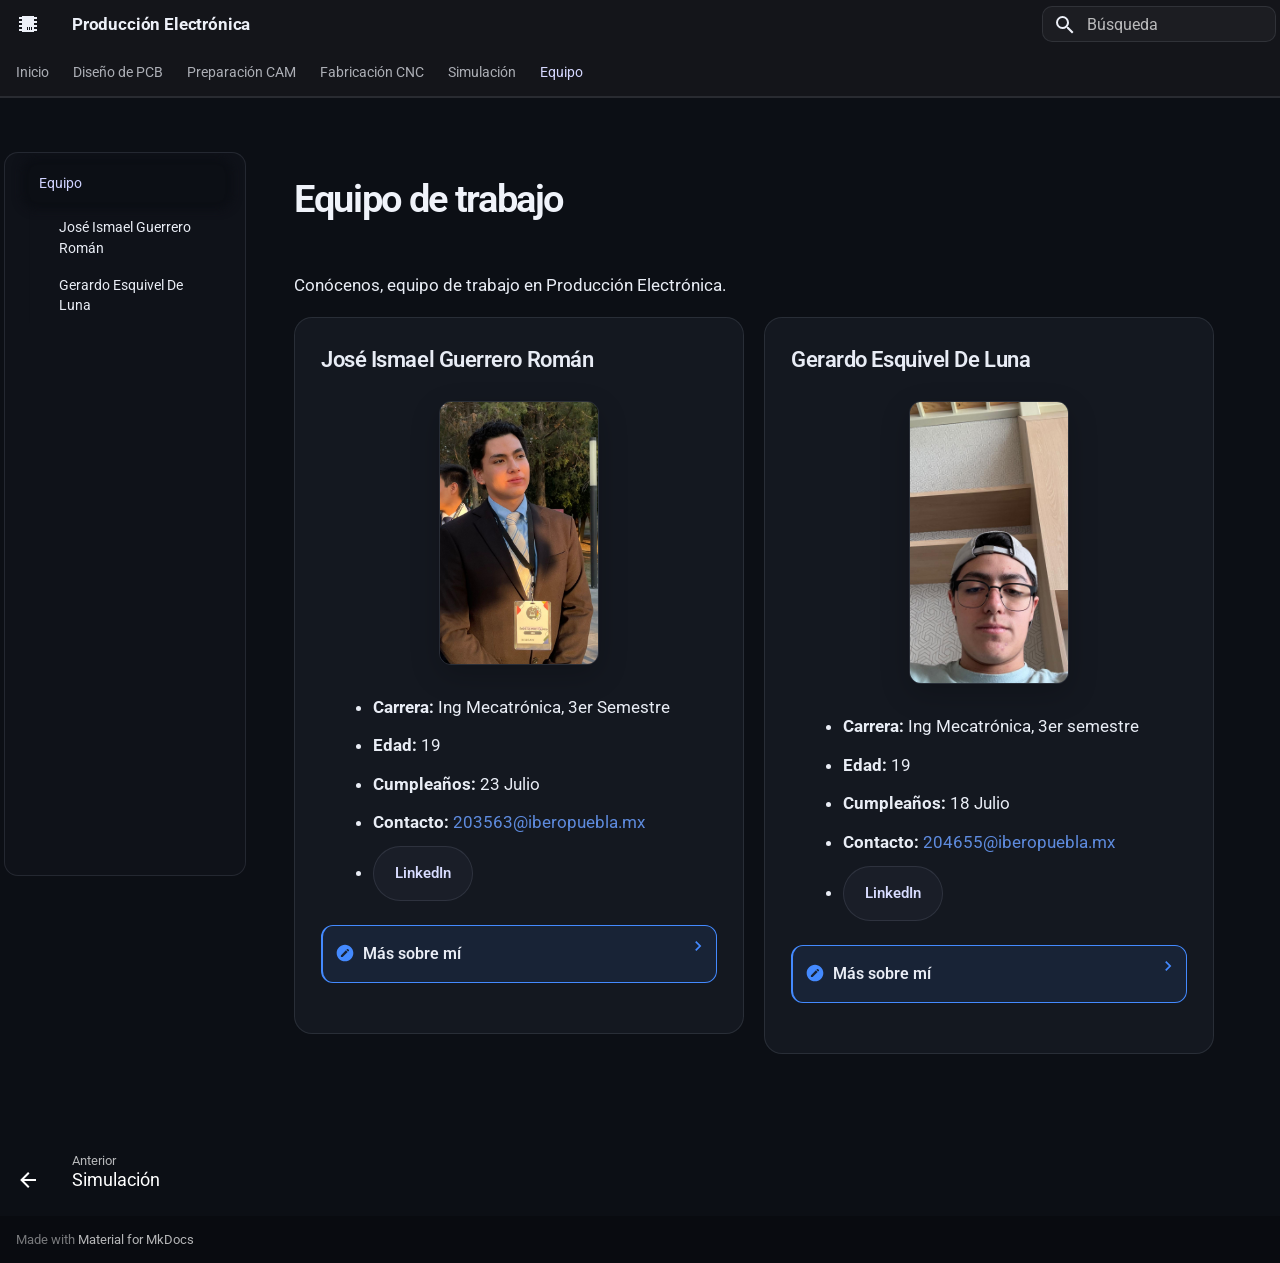
<file: Equipo de trabajo/index.html>
<!doctype html>
<html lang="es" class="no-js">
  <head>
    
      <meta charset="utf-8">
      <meta name="viewport" content="width=device-width,initial-scale=1">
      
        <meta name="description" content="Portafolio de diseño, simulación y fabricación electrónica">
      
      
      
        <link rel="canonical" href="https://gerardo-esquivel.github.io/prod-electronica/Equipo%20de%20trabajo/">
      
      
        <link rel="prev" href="../Doc%20Multisim/">
      
      
      
        
      
      
      <link rel="icon" href="../assets/images/favicon.png">
      <meta name="generator" content="mkdocs-1.6.1, mkdocs-material-9.8.1">
    
    
      
        <title>Equipo - Producción Electrónica</title>
      
    
    
      <link rel="stylesheet" href="../assets/stylesheets/main.57a0d79d.min.css">
      
        
        <link rel="stylesheet" href="../assets/stylesheets/palette.fb2fffe2.min.css">
      
      


    
    
      
    
    
      
        
        
        <link rel="preconnect" href="https://fonts.gstatic.com" crossorigin>
        <link rel="stylesheet" href="https://fonts.googleapis.com/css?family=Roboto:300,300i,400,400i,700,700i%7CRoboto+Mono:400,400i,700,700i&display=fallback">
        <style>:root{--md-text-font:"Roboto";--md-code-font:"Roboto Mono"}</style>
      
    
    
      <link rel="stylesheet" href="../stylesheets/extra.css">
    
    <script>__md_scope=new URL("..",location),__md_hash=e=>[...e].reduce(((e,_)=>(e<<5)-e+_.charCodeAt(0)),0),__md_get=(e,_=localStorage,t=__md_scope)=>JSON.parse(_.getItem(t.pathname+"."+e)),__md_set=(e,_,t=localStorage,a=__md_scope)=>{try{t.setItem(a.pathname+"."+e,JSON.stringify(_))}catch(e){}}</script>
    
      

    
    
  </head>
  
  
    
    
      
    
    
    
    
    <body dir="ltr" data-md-color-scheme="slate" data-md-color-primary="black" data-md-color-accent="indigo">
  
    
    <input class="md-toggle" data-md-toggle="drawer" type="checkbox" id="__drawer" autocomplete="off">
    <input class="md-toggle" data-md-toggle="search" type="checkbox" id="__search" autocomplete="off">
    <label class="md-overlay" for="__drawer"></label>
    <div data-md-component="skip">
      
        
        <a href="#equipo-de-trabajo" class="md-skip">
          Saltar a contenido
        </a>
      
    </div>
    <div data-md-component="announce">
      
    </div>
    
    
      

  

<header class="md-header md-header--shadow md-header--lifted" data-md-component="header">
  <nav class="md-header__inner md-grid" aria-label="Cabecera">
    <a href=".." title="Producción Electrónica" class="md-header__button md-logo" aria-label="Producción Electrónica" data-md-component="logo">
      
  
  <svg xmlns="http://www.w3.org/2000/svg" viewBox="0 0 24 24"><path d="M6 4h12v1h3v2h-3v2h3v2h-3v2h3v2h-3v2h3v2h-3v1H6v-1H3v-2h3v-2H3v-2h3v-2H3V9h3V7H3V5h3zm5 11v3h1v-3zm2 0v3h1v-3zm2 0v3h1v-3z"/></svg>

    </a>
    <label class="md-header__button md-icon" for="__drawer">
      
      <svg xmlns="http://www.w3.org/2000/svg" viewBox="0 0 24 24"><path d="M3 6h18v2H3zm0 5h18v2H3zm0 5h18v2H3z"/></svg>
    </label>
    <div class="md-header__title" data-md-component="header-title">
      <div class="md-header__ellipsis">
        <div class="md-header__topic">
          <span class="md-ellipsis">
            Producción Electrónica
          </span>
        </div>
        <div class="md-header__topic" data-md-component="header-topic">
          <span class="md-ellipsis">
            
              Equipo
            
          </span>
        </div>
      </div>
    </div>
    
      
        <form class="md-header__option" data-md-component="palette">
  
    
    
    
    <input class="md-option" data-md-color-media="" data-md-color-scheme="slate" data-md-color-primary="black" data-md-color-accent="indigo"  aria-hidden="true"  type="radio" name="__palette" id="__palette_0">
    
  
</form>
      
    
    
      <script>var palette=__md_get("__palette");if(palette&&palette.color){if("(prefers-color-scheme)"===palette.color.media){var media=matchMedia("(prefers-color-scheme: light)"),input=document.querySelector(media.matches?"[data-md-color-media='(prefers-color-scheme: light)']":"[data-md-color-media='(prefers-color-scheme: dark)']");palette.color.media=input.getAttribute("data-md-color-media"),palette.color.scheme=input.getAttribute("data-md-color-scheme"),palette.color.primary=input.getAttribute("data-md-color-primary"),palette.color.accent=input.getAttribute("data-md-color-accent")}for(var[key,value]of Object.entries(palette.color))document.body.setAttribute("data-md-color-"+key,value)}</script>
    
    
    
      
      
        <label class="md-header__button md-icon" for="__search">
          
          <svg xmlns="http://www.w3.org/2000/svg" viewBox="0 0 24 24"><path d="M9.5 3A6.5 6.5 0 0 1 16 9.5c0 1.61-.59 3.09-1.56 4.23l.27.27h.79l5 5-1.5 1.5-5-5v-.79l-.27-.27A6.52 6.52 0 0 1 9.5 16 6.5 6.5 0 0 1 3 9.5 6.5 6.5 0 0 1 9.5 3m0 2C7 5 5 7 5 9.5S7 14 9.5 14 14 12 14 9.5 12 5 9.5 5"/></svg>
        </label>
        <div class="md-search" data-md-component="search" role="dialog">
  <label class="md-search__overlay" for="__search"></label>
  <div class="md-search__inner" role="search">
    <form class="md-search__form" name="search">
      <input type="text" class="md-search__input" name="query" aria-label="Búsqueda" placeholder="Búsqueda" autocapitalize="off" autocorrect="off" autocomplete="off" spellcheck="false" data-md-component="search-query" required>
      <label class="md-search__icon md-icon" for="__search">
        
        <svg xmlns="http://www.w3.org/2000/svg" viewBox="0 0 24 24"><path d="M9.5 3A6.5 6.5 0 0 1 16 9.5c0 1.61-.59 3.09-1.56 4.23l.27.27h.79l5 5-1.5 1.5-5-5v-.79l-.27-.27A6.52 6.52 0 0 1 9.5 16 6.5 6.5 0 0 1 3 9.5 6.5 6.5 0 0 1 9.5 3m0 2C7 5 5 7 5 9.5S7 14 9.5 14 14 12 14 9.5 12 5 9.5 5"/></svg>
        
        <svg xmlns="http://www.w3.org/2000/svg" viewBox="0 0 24 24"><path d="M20 11v2H8l5.5 5.5-1.42 1.42L4.16 12l7.92-7.92L13.5 5.5 8 11z"/></svg>
      </label>
      <nav class="md-search__options" aria-label="Buscar">
        
        <button type="reset" class="md-search__icon md-icon" title="Limpiar" aria-label="Limpiar" tabindex="-1">
          
          <svg xmlns="http://www.w3.org/2000/svg" viewBox="0 0 24 24"><path d="M19 6.41 17.59 5 12 10.59 6.41 5 5 6.41 10.59 12 5 17.59 6.41 19 12 13.41 17.59 19 19 17.59 13.41 12z"/></svg>
        </button>
      </nav>
      
    </form>
    <div class="md-search__output">
      <div class="md-search__scrollwrap" tabindex="0" data-md-scrollfix>
        <div class="md-search-result" data-md-component="search-result">
          <div class="md-search-result__meta">
            Inicializando búsqueda
          </div>
          <ol class="md-search-result__list" role="presentation"></ol>
        </div>
      </div>
    </div>
  </div>
</div>
      
    
    
  </nav>
  
    
      
<nav class="md-tabs" aria-label="Pestañas" data-md-component="tabs">
  <div class="md-grid">
    <ul class="md-tabs__list">
      
        
  
  
  
  
    <li class="md-tabs__item">
      <a href=".." class="md-tabs__link">
        
  
  
    
  
  Inicio

      </a>
    </li>
  

      
        
  
  
  
  
    
    
      <li class="md-tabs__item">
        <a href="../Primeros%20pasos%20Kicad/" class="md-tabs__link">
          
  
  
  Diseño de PCB

        </a>
      </li>
    
  

      
        
  
  
  
  
    <li class="md-tabs__item">
      <a href="../Mods%20CE/" class="md-tabs__link">
        
  
  
    
  
  Preparación CAM

      </a>
    </li>
  

      
        
  
  
  
  
    <li class="md-tabs__item">
      <a href="../Roland%20MonoFab/" class="md-tabs__link">
        
  
  
    
  
  Fabricación CNC

      </a>
    </li>
  

      
        
  
  
  
  
    <li class="md-tabs__item">
      <a href="../Doc%20Multisim/" class="md-tabs__link">
        
  
  
    
  
  Simulación

      </a>
    </li>
  

      
        
  
  
  
    
  
  
    <li class="md-tabs__item md-tabs__item--active">
      <a href="./" class="md-tabs__link">
        
  
  
    
  
  Equipo

      </a>
    </li>
  

      
    </ul>
  </div>
</nav>
    
  
</header>
    
    <div class="md-container" data-md-component="container">
      
      
        
      
      <main class="md-main" data-md-component="main">
        <div class="md-main__inner md-grid">
          
            
              
              <div class="md-sidebar md-sidebar--primary" data-md-component="sidebar" data-md-type="navigation" >
                <div class="md-sidebar__scrollwrap">
                  <div class="md-sidebar__inner">
                    


  


  

<nav class="md-nav md-nav--primary md-nav--lifted md-nav--integrated" aria-label="Navegación" data-md-level="0">
  <label class="md-nav__title" for="__drawer">
    <a href=".." title="Producción Electrónica" class="md-nav__button md-logo" aria-label="Producción Electrónica" data-md-component="logo">
      
  
  <svg xmlns="http://www.w3.org/2000/svg" viewBox="0 0 24 24"><path d="M6 4h12v1h3v2h-3v2h3v2h-3v2h3v2h-3v2h3v2h-3v1H6v-1H3v-2h3v-2H3v-2h3v-2H3V9h3V7H3V5h3zm5 11v3h1v-3zm2 0v3h1v-3zm2 0v3h1v-3z"/></svg>

    </a>
    Producción Electrónica
  </label>
  
  <ul class="md-nav__list" data-md-scrollfix>
    
      
      
  
  
  
  
    <li class="md-nav__item">
      <a href=".." class="md-nav__link">
        
  
  
  <span class="md-ellipsis">
    
  
    Inicio
  

    
  </span>
  
  

      </a>
    </li>
  

    
      
      
  
  
  
  
    
    
    
    
      
      
        
      
    
    
    <li class="md-nav__item md-nav__item--nested">
      
        
        
          
        
        <input class="md-nav__toggle md-toggle md-toggle--indeterminate" type="checkbox" id="__nav_2" >
        
          
          <label class="md-nav__link" for="__nav_2" id="__nav_2_label" tabindex="0">
            
  
  
  <span class="md-ellipsis">
    
  
    Diseño de PCB
  

    
  </span>
  
  

            <span class="md-nav__icon md-icon"></span>
          </label>
        
        <nav class="md-nav" data-md-level="1" aria-labelledby="__nav_2_label" aria-expanded="false">
          <label class="md-nav__title" for="__nav_2">
            <span class="md-nav__icon md-icon"></span>
            
  
    Diseño de PCB
  

          </label>
          <ul class="md-nav__list" data-md-scrollfix>
            
              
                
  
  
  
  
    <li class="md-nav__item">
      <a href="../Primeros%20pasos%20Kicad/" class="md-nav__link">
        
  
  
  <span class="md-ellipsis">
    
  
    KiCad
  

    
  </span>
  
  

      </a>
    </li>
  

              
            
              
                
  
  
  
  
    <li class="md-nav__item">
      <a href="../Altium%20Designer/" class="md-nav__link">
        
  
  
  <span class="md-ellipsis">
    
  
    Altium Designer
  

    
  </span>
  
  

      </a>
    </li>
  

              
            
          </ul>
        </nav>
      
    </li>
  

    
      
      
  
  
  
  
    <li class="md-nav__item">
      <a href="../Mods%20CE/" class="md-nav__link">
        
  
  
  <span class="md-ellipsis">
    
  
    Preparación CAM
  

    
  </span>
  
  

      </a>
    </li>
  

    
      
      
  
  
  
  
    <li class="md-nav__item">
      <a href="../Roland%20MonoFab/" class="md-nav__link">
        
  
  
  <span class="md-ellipsis">
    
  
    Fabricación CNC
  

    
  </span>
  
  

      </a>
    </li>
  

    
      
      
  
  
  
  
    <li class="md-nav__item">
      <a href="../Doc%20Multisim/" class="md-nav__link">
        
  
  
  <span class="md-ellipsis">
    
  
    Simulación
  

    
  </span>
  
  

      </a>
    </li>
  

    
      
      
  
  
    
  
  
  
    <li class="md-nav__item md-nav__item--active">
      
      <input class="md-nav__toggle md-toggle" type="checkbox" id="__toc">
      
      
        
      
      
        <label class="md-nav__link md-nav__link--active" for="__toc">
          
  
  
  <span class="md-ellipsis">
    
  
    Equipo
  

    
  </span>
  
  

          <span class="md-nav__icon md-icon"></span>
        </label>
      
      <a href="./" class="md-nav__link md-nav__link--active">
        
  
  
  <span class="md-ellipsis">
    
  
    Equipo
  

    
  </span>
  
  

      </a>
      
        

<nav class="md-nav md-nav--secondary" aria-label="Tabla de contenidos">
  
  
  
    
  
  
    <label class="md-nav__title" for="__toc">
      <span class="md-nav__icon md-icon"></span>
      Tabla de contenidos
    </label>
    <ul class="md-nav__list" data-md-component="toc" data-md-scrollfix>
      
        <li class="md-nav__item">
  <a href="#jose-ismael-guerrero-roman" class="md-nav__link">
    <span class="md-ellipsis">
      
        José Ismael Guerrero Román
      
    </span>
  </a>
  
</li>
      
        <li class="md-nav__item">
  <a href="#gerardo-esquivel-de-luna" class="md-nav__link">
    <span class="md-ellipsis">
      
        Gerardo Esquivel De Luna
      
    </span>
  </a>
  
</li>
      
    </ul>
  
</nav>
      
    </li>
  

    
  </ul>
</nav>
                  </div>
                </div>
              </div>
            
            
          
          
            <div class="md-content" data-md-component="content">
              
              <article class="md-content__inner md-typeset">
                
                  



<h1 id="equipo-de-trabajo">Equipo de trabajo<a class="headerlink" href="#equipo-de-trabajo" title="Enlace permanente">&para;</a></h1>
<p>Conócenos, equipo de trabajo en Producción Electrónica.</p>
<div class="profile-grid">
<section class="profile-card">
<h2 id="jose-ismael-guerrero-roman">José Ismael Guerrero Román<a class="headerlink" href="#jose-ismael-guerrero-roman" title="Enlace permanente">&para;</a></h2>
<p><img src="../recursos/imgs/equipo-jose-ismael-guerrero.jpg" alt="Retrato de José Ismael Guerrero Román" width="200"></p>
<ul>
<li><strong>Carrera:</strong> Ing Mecatrónica, 3er Semestre </li>
<li><strong>Edad:</strong> 19</li>
<li><strong>Cumpleaños:</strong> 23 Julio</li>
<li><strong>Contacto:</strong> <a href="mailto:203563@iberopuebla.mx">203563@iberopuebla.mx</a></li>
<li><a class="md-button" href="https://www.linkedin.com/in/josé-ismael-guerrero-romàn-80b4b9438?utm_source=share_via&amp;utm_content=profile&amp;utm_medium=member_ios" rel="noopener noreferrer" target="_blank">LinkedIn</a></li>
</ul>
<details class="note">
<summary>Más sobre mí</summary>
<p><strong>Intereses</strong></p>
<p>Me gusta jugar videojuegos, escuchar música y estar informado de la tecnología y de los avances que logramos con ella y finalmente, otro de mis gustos es la fórmula 1.</p>
<p><strong>Lo que me enorgullece</strong></p>
<p>Estoy Orgulloso, de como he crecido como persona a lo largo del tiempo y de como a pesar de mis errores y aciertos en la vida he podido, levantarme y aprender algo aunque sea mínimo, de las personas que me rodean y como en ocasiones he podido llegar a influir positivamente en ellos, tanto como amigos y familia, de igual manera estoy orgulloso, de haber podido mantener una buena trayectoria académica a lo largo de mis estudios y de poder seguir estudiando en esta etapa de mi vida.</p>
</details>
</section>
<section class="profile-card">
<h2 id="gerardo-esquivel-de-luna">Gerardo Esquivel De Luna<a class="headerlink" href="#gerardo-esquivel-de-luna" title="Enlace permanente">&para;</a></h2>
<p><img src="../recursos/imgs/equipo-gerardo-esquivel.jpeg" alt="Retrato de Gerardo Esquivel De Luna" width="200"></p>
<ul>
<li><strong>Carrera:</strong> Ing Mecatrónica, 3er semestre </li>
<li><strong>Edad:</strong> 19</li>
<li><strong>Cumpleaños:</strong> 18 Julio</li>
<li><strong>Contacto:</strong> <a href="mailto:204655@iberopuebla.mx">204655@iberopuebla.mx</a></li>
<li><a class="md-button" href="https://www.linkedin.com/in/gerardo-esquivel-0b0838438" rel="noopener noreferrer" target="_blank">LinkedIn</a></li>
</ul>
<details class="note">
<summary>Más sobre mí</summary>
<p><strong>Intereses</strong></p>
<p>videojuegos, música, ciclismo.</p>
<p><strong>Lo que me enorgullece</strong></p>
<p>De ser una persona perseverante, que no se rinde fácilmente, por haber superado momentos difíciles y seguir avanzando y por ser alguien que ayuda a los demás cuando lo necesitan.</p>
</details>
</section>
</div>












                
              </article>
            </div>
          
          
<script>var target=document.getElementById(location.hash.slice(1));target&&target.name&&(target.checked=target.name.startsWith("__tabbed_"))</script>
        </div>
        
          <button type="button" class="md-top md-icon" data-md-component="top" hidden>
  
  <svg xmlns="http://www.w3.org/2000/svg" viewBox="0 0 24 24"><path d="M13 20h-2V8l-5.5 5.5-1.42-1.42L12 4.16l7.92 7.92-1.42 1.42L13 8z"/></svg>
  Volver al principio
</button>
        
      </main>
      
        <footer class="md-footer">
  
    
      
      <nav class="md-footer__inner md-grid" aria-label="Pie" >
        
          
          <a href="../Doc%20Multisim/" class="md-footer__link md-footer__link--prev" aria-label="Anterior: Simulación">
            <div class="md-footer__button md-icon">
              
              <svg xmlns="http://www.w3.org/2000/svg" viewBox="0 0 24 24"><path d="M20 11v2H8l5.5 5.5-1.42 1.42L4.16 12l7.92-7.92L13.5 5.5 8 11z"/></svg>
            </div>
            <div class="md-footer__title">
              <span class="md-footer__direction">
                Anterior
              </span>
              <div class="md-ellipsis">
                Simulación
              </div>
            </div>
          </a>
        
        
      </nav>
    
  
  <div class="md-footer-meta md-typeset">
    <div class="md-footer-meta__inner md-grid">
      <div class="md-copyright">
  
  
    Made with
    <a href="https://squidfunk.github.io/mkdocs-material/" target="_blank" rel="noopener">
      Material for MkDocs
    </a>
  
</div>
      
    </div>
  </div>
</footer>
      
    </div>
    <div class="md-dialog" data-md-component="dialog">
      <div class="md-dialog__inner md-typeset"></div>
    </div>
    
    
    
      
      
      <script id="__config" type="application/json">{"annotate": null, "base": "..", "features": ["navigation.tabs", "navigation.tabs.sticky", "navigation.sections", "navigation.expand", "toc.integrate", "navigation.top", "navigation.footer", "content.code.copy", "content.tooltips"], "search": "../assets/javascripts/workers/search.a7633da7.min.js", "tags": null, "translations": {"clipboard.copied": "Copiado al portapapeles", "clipboard.copy": "Copiar al portapapeles", "search.result.more.one": "1 m\u00e1s en esta p\u00e1gina", "search.result.more.other": "# m\u00e1s en esta p\u00e1gina", "search.result.none": "No se encontraron documentos", "search.result.one": "1 documento encontrado", "search.result.other": "# documentos encontrados", "search.result.placeholder": "Teclee para comenzar b\u00fasqueda", "search.result.term.missing": "Falta", "select.version": "Seleccionar versi\u00f3n"}, "version": null}</script>
    
    
      <script src="../assets/javascripts/bundle.a5f9d56c.min.js"></script>
      
    
  </body>
</html>
</file>
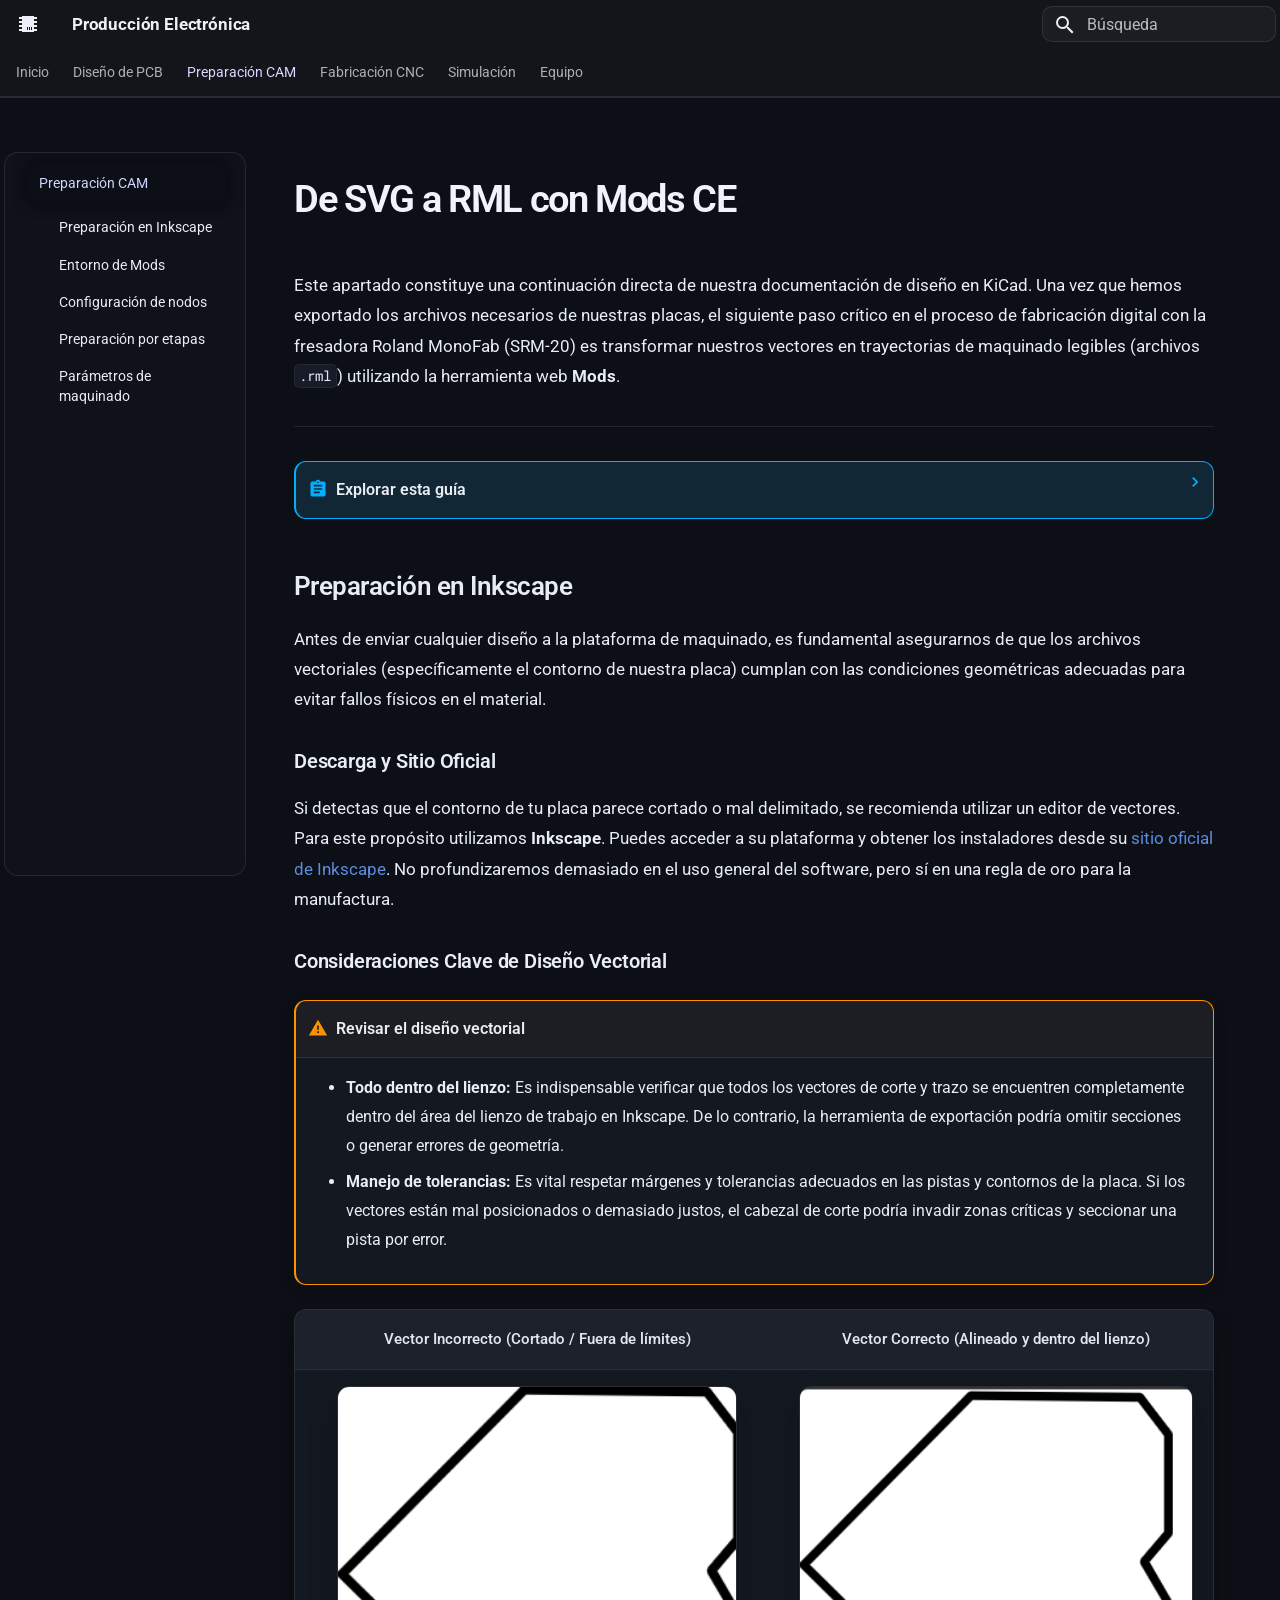
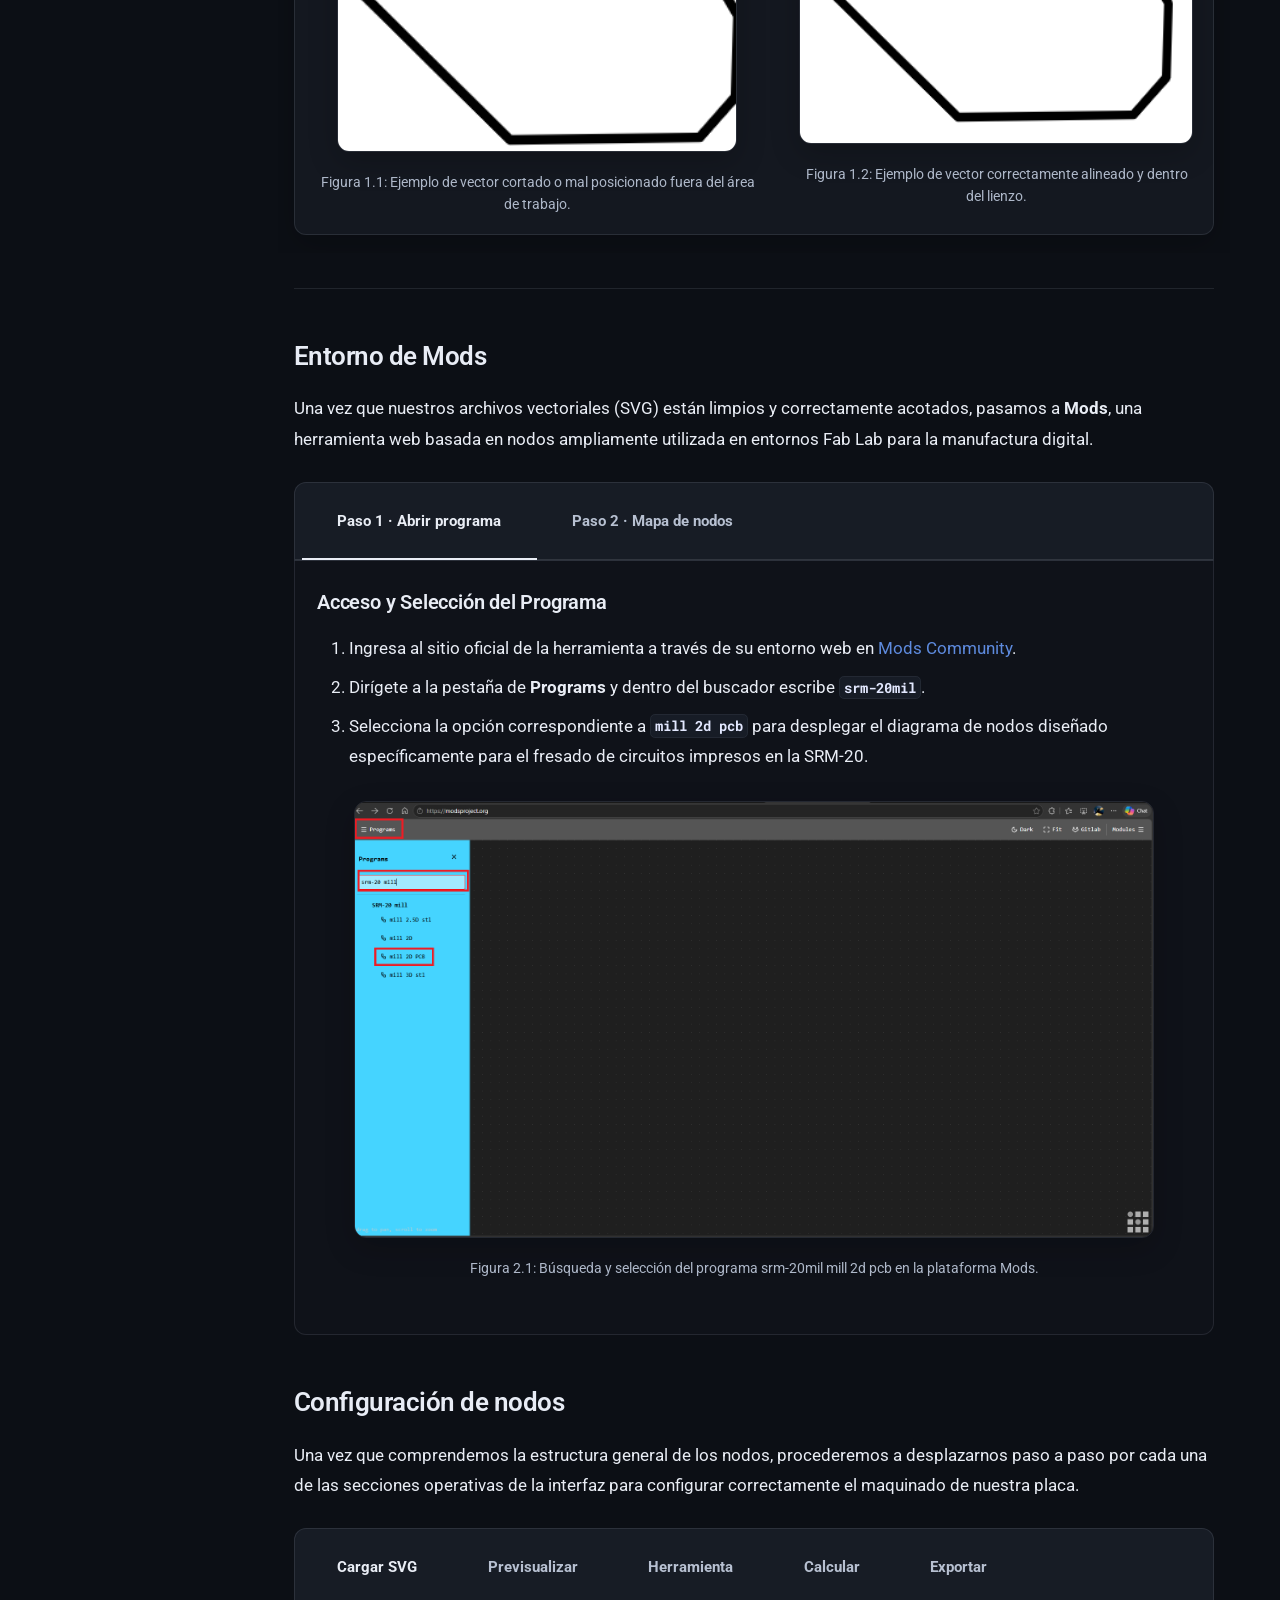
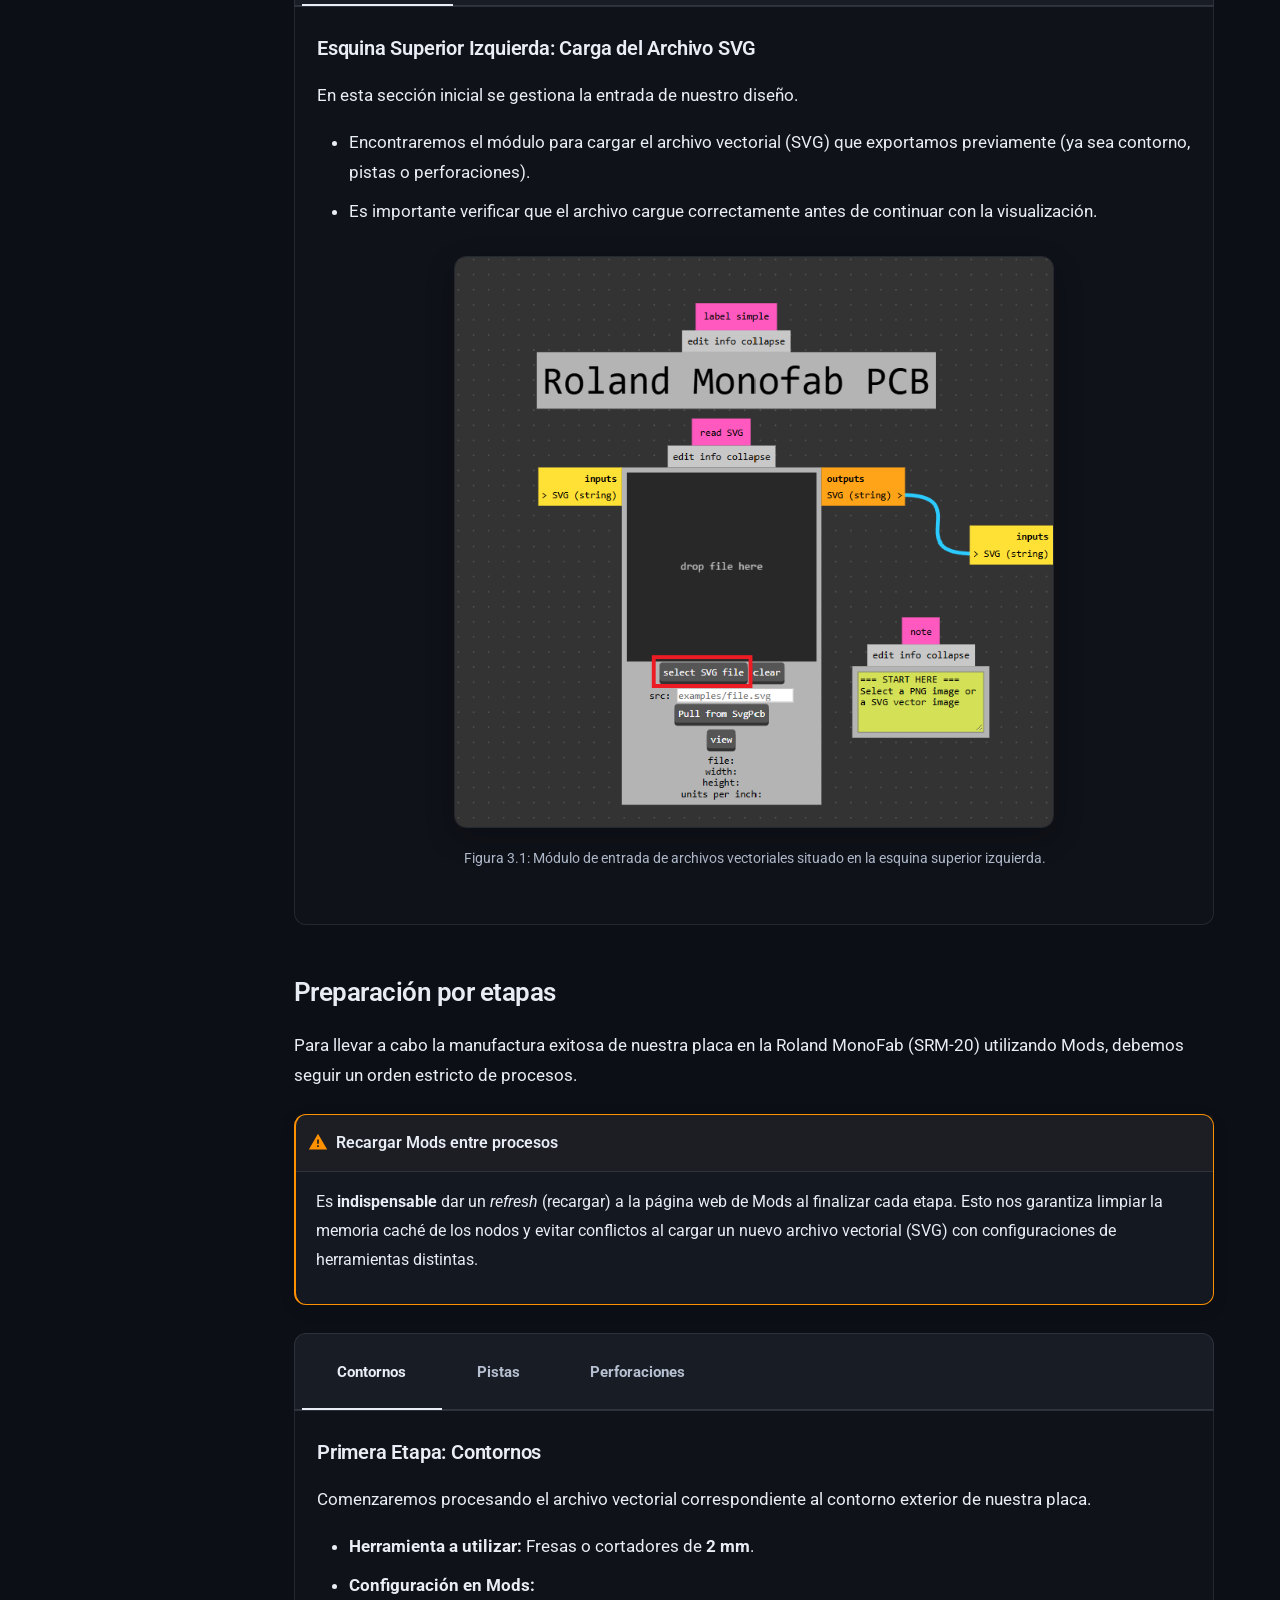
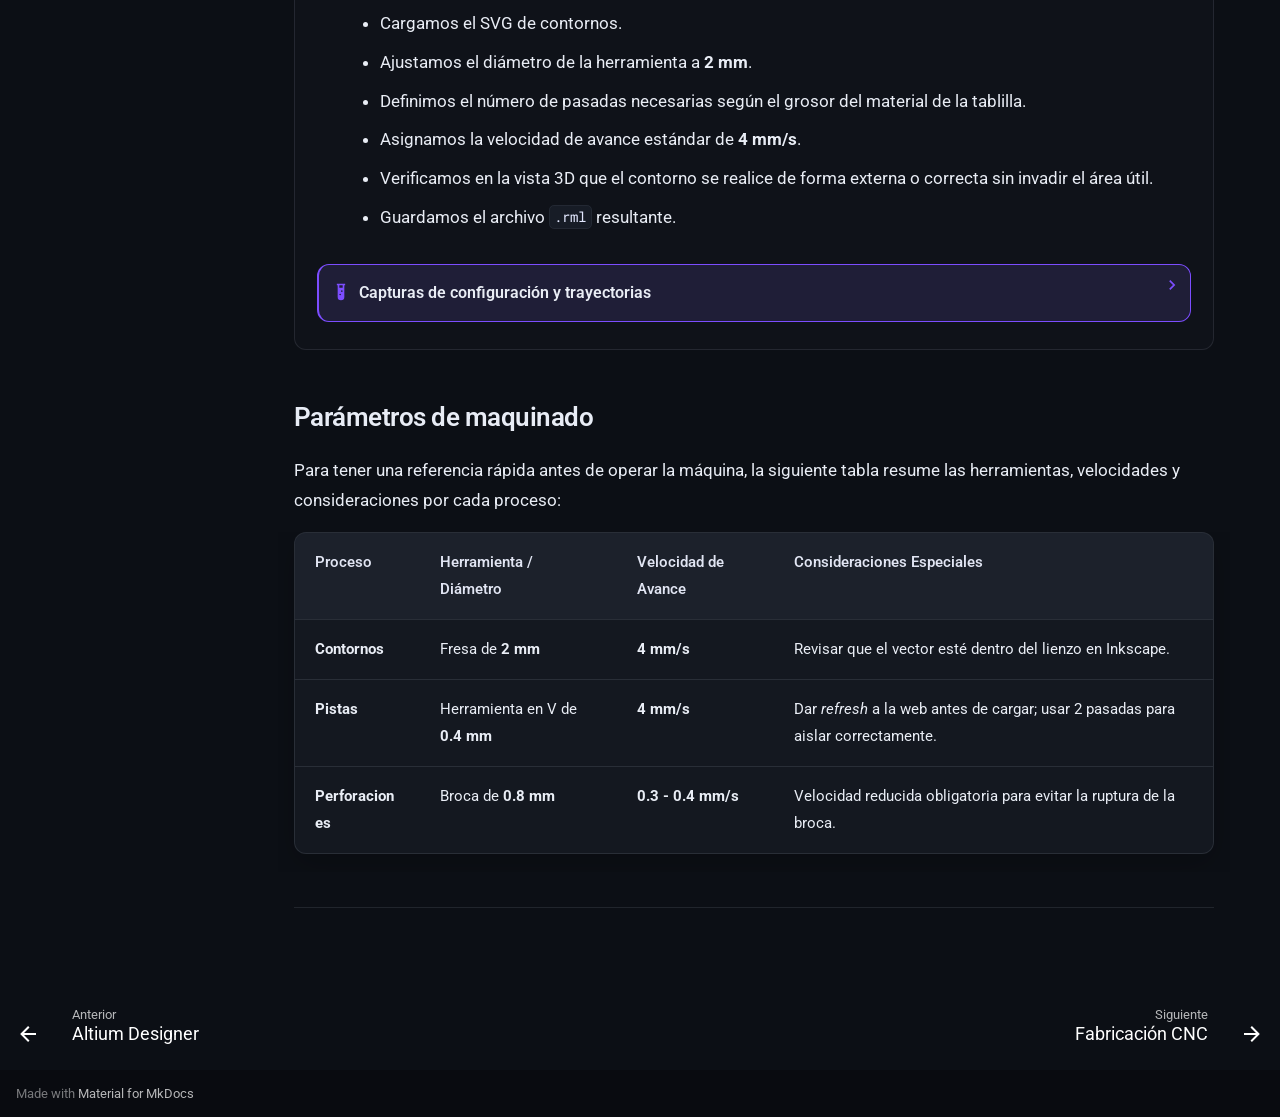
<file: Mods CE/index.html>
<!doctype html>
<html lang="es" class="no-js">
  <head>
    
      <meta charset="utf-8">
      <meta name="viewport" content="width=device-width,initial-scale=1">
      
        <meta name="description" content="Portafolio de diseño, simulación y fabricación electrónica">
      
      
      
        <link rel="canonical" href="https://gerardo-esquivel.github.io/prod-electronica/Mods%20CE/">
      
      
        <link rel="prev" href="../Altium%20Designer/">
      
      
        <link rel="next" href="../Roland%20MonoFab/">
      
      
        
      
      
      <link rel="icon" href="../assets/images/favicon.png">
      <meta name="generator" content="mkdocs-1.6.1, mkdocs-material-9.8.1">
    
    
      
        <title>Preparación CAM - Producción Electrónica</title>
      
    
    
      <link rel="stylesheet" href="../assets/stylesheets/main.57a0d79d.min.css">
      
        
        <link rel="stylesheet" href="../assets/stylesheets/palette.fb2fffe2.min.css">
      
      


    
    
      
    
    
      
        
        
        <link rel="preconnect" href="https://fonts.gstatic.com" crossorigin>
        <link rel="stylesheet" href="https://fonts.googleapis.com/css?family=Roboto:300,300i,400,400i,700,700i%7CRoboto+Mono:400,400i,700,700i&display=fallback">
        <style>:root{--md-text-font:"Roboto";--md-code-font:"Roboto Mono"}</style>
      
    
    
      <link rel="stylesheet" href="../stylesheets/extra.css">
    
    <script>__md_scope=new URL("..",location),__md_hash=e=>[...e].reduce(((e,_)=>(e<<5)-e+_.charCodeAt(0)),0),__md_get=(e,_=localStorage,t=__md_scope)=>JSON.parse(_.getItem(t.pathname+"."+e)),__md_set=(e,_,t=localStorage,a=__md_scope)=>{try{t.setItem(a.pathname+"."+e,JSON.stringify(_))}catch(e){}}</script>
    
      

    
    
  </head>
  
  
    
    
      
    
    
    
    
    <body dir="ltr" data-md-color-scheme="slate" data-md-color-primary="black" data-md-color-accent="indigo">
  
    
    <input class="md-toggle" data-md-toggle="drawer" type="checkbox" id="__drawer" autocomplete="off">
    <input class="md-toggle" data-md-toggle="search" type="checkbox" id="__search" autocomplete="off">
    <label class="md-overlay" for="__drawer"></label>
    <div data-md-component="skip">
      
        
        <a href="#de-svg-a-rml-con-mods-ce" class="md-skip">
          Saltar a contenido
        </a>
      
    </div>
    <div data-md-component="announce">
      
    </div>
    
    
      

  

<header class="md-header md-header--shadow md-header--lifted" data-md-component="header">
  <nav class="md-header__inner md-grid" aria-label="Cabecera">
    <a href=".." title="Producción Electrónica" class="md-header__button md-logo" aria-label="Producción Electrónica" data-md-component="logo">
      
  
  <svg xmlns="http://www.w3.org/2000/svg" viewBox="0 0 24 24"><path d="M6 4h12v1h3v2h-3v2h3v2h-3v2h3v2h-3v2h3v2h-3v1H6v-1H3v-2h3v-2H3v-2h3v-2H3V9h3V7H3V5h3zm5 11v3h1v-3zm2 0v3h1v-3zm2 0v3h1v-3z"/></svg>

    </a>
    <label class="md-header__button md-icon" for="__drawer">
      
      <svg xmlns="http://www.w3.org/2000/svg" viewBox="0 0 24 24"><path d="M3 6h18v2H3zm0 5h18v2H3zm0 5h18v2H3z"/></svg>
    </label>
    <div class="md-header__title" data-md-component="header-title">
      <div class="md-header__ellipsis">
        <div class="md-header__topic">
          <span class="md-ellipsis">
            Producción Electrónica
          </span>
        </div>
        <div class="md-header__topic" data-md-component="header-topic">
          <span class="md-ellipsis">
            
              Preparación CAM
            
          </span>
        </div>
      </div>
    </div>
    
      
        <form class="md-header__option" data-md-component="palette">
  
    
    
    
    <input class="md-option" data-md-color-media="" data-md-color-scheme="slate" data-md-color-primary="black" data-md-color-accent="indigo"  aria-hidden="true"  type="radio" name="__palette" id="__palette_0">
    
  
</form>
      
    
    
      <script>var palette=__md_get("__palette");if(palette&&palette.color){if("(prefers-color-scheme)"===palette.color.media){var media=matchMedia("(prefers-color-scheme: light)"),input=document.querySelector(media.matches?"[data-md-color-media='(prefers-color-scheme: light)']":"[data-md-color-media='(prefers-color-scheme: dark)']");palette.color.media=input.getAttribute("data-md-color-media"),palette.color.scheme=input.getAttribute("data-md-color-scheme"),palette.color.primary=input.getAttribute("data-md-color-primary"),palette.color.accent=input.getAttribute("data-md-color-accent")}for(var[key,value]of Object.entries(palette.color))document.body.setAttribute("data-md-color-"+key,value)}</script>
    
    
    
      
      
        <label class="md-header__button md-icon" for="__search">
          
          <svg xmlns="http://www.w3.org/2000/svg" viewBox="0 0 24 24"><path d="M9.5 3A6.5 6.5 0 0 1 16 9.5c0 1.61-.59 3.09-1.56 4.23l.27.27h.79l5 5-1.5 1.5-5-5v-.79l-.27-.27A6.52 6.52 0 0 1 9.5 16 6.5 6.5 0 0 1 3 9.5 6.5 6.5 0 0 1 9.5 3m0 2C7 5 5 7 5 9.5S7 14 9.5 14 14 12 14 9.5 12 5 9.5 5"/></svg>
        </label>
        <div class="md-search" data-md-component="search" role="dialog">
  <label class="md-search__overlay" for="__search"></label>
  <div class="md-search__inner" role="search">
    <form class="md-search__form" name="search">
      <input type="text" class="md-search__input" name="query" aria-label="Búsqueda" placeholder="Búsqueda" autocapitalize="off" autocorrect="off" autocomplete="off" spellcheck="false" data-md-component="search-query" required>
      <label class="md-search__icon md-icon" for="__search">
        
        <svg xmlns="http://www.w3.org/2000/svg" viewBox="0 0 24 24"><path d="M9.5 3A6.5 6.5 0 0 1 16 9.5c0 1.61-.59 3.09-1.56 4.23l.27.27h.79l5 5-1.5 1.5-5-5v-.79l-.27-.27A6.52 6.52 0 0 1 9.5 16 6.5 6.5 0 0 1 3 9.5 6.5 6.5 0 0 1 9.5 3m0 2C7 5 5 7 5 9.5S7 14 9.5 14 14 12 14 9.5 12 5 9.5 5"/></svg>
        
        <svg xmlns="http://www.w3.org/2000/svg" viewBox="0 0 24 24"><path d="M20 11v2H8l5.5 5.5-1.42 1.42L4.16 12l7.92-7.92L13.5 5.5 8 11z"/></svg>
      </label>
      <nav class="md-search__options" aria-label="Buscar">
        
        <button type="reset" class="md-search__icon md-icon" title="Limpiar" aria-label="Limpiar" tabindex="-1">
          
          <svg xmlns="http://www.w3.org/2000/svg" viewBox="0 0 24 24"><path d="M19 6.41 17.59 5 12 10.59 6.41 5 5 6.41 10.59 12 5 17.59 6.41 19 12 13.41 17.59 19 19 17.59 13.41 12z"/></svg>
        </button>
      </nav>
      
    </form>
    <div class="md-search__output">
      <div class="md-search__scrollwrap" tabindex="0" data-md-scrollfix>
        <div class="md-search-result" data-md-component="search-result">
          <div class="md-search-result__meta">
            Inicializando búsqueda
          </div>
          <ol class="md-search-result__list" role="presentation"></ol>
        </div>
      </div>
    </div>
  </div>
</div>
      
    
    
  </nav>
  
    
      
<nav class="md-tabs" aria-label="Pestañas" data-md-component="tabs">
  <div class="md-grid">
    <ul class="md-tabs__list">
      
        
  
  
  
  
    <li class="md-tabs__item">
      <a href=".." class="md-tabs__link">
        
  
  
    
  
  Inicio

      </a>
    </li>
  

      
        
  
  
  
  
    
    
      <li class="md-tabs__item">
        <a href="../Primeros%20pasos%20Kicad/" class="md-tabs__link">
          
  
  
  Diseño de PCB

        </a>
      </li>
    
  

      
        
  
  
  
    
  
  
    <li class="md-tabs__item md-tabs__item--active">
      <a href="./" class="md-tabs__link">
        
  
  
    
  
  Preparación CAM

      </a>
    </li>
  

      
        
  
  
  
  
    <li class="md-tabs__item">
      <a href="../Roland%20MonoFab/" class="md-tabs__link">
        
  
  
    
  
  Fabricación CNC

      </a>
    </li>
  

      
        
  
  
  
  
    <li class="md-tabs__item">
      <a href="../Doc%20Multisim/" class="md-tabs__link">
        
  
  
    
  
  Simulación

      </a>
    </li>
  

      
        
  
  
  
  
    <li class="md-tabs__item">
      <a href="../Equipo%20de%20trabajo/" class="md-tabs__link">
        
  
  
    
  
  Equipo

      </a>
    </li>
  

      
    </ul>
  </div>
</nav>
    
  
</header>
    
    <div class="md-container" data-md-component="container">
      
      
        
      
      <main class="md-main" data-md-component="main">
        <div class="md-main__inner md-grid">
          
            
              
              <div class="md-sidebar md-sidebar--primary" data-md-component="sidebar" data-md-type="navigation" >
                <div class="md-sidebar__scrollwrap">
                  <div class="md-sidebar__inner">
                    


  


  

<nav class="md-nav md-nav--primary md-nav--lifted md-nav--integrated" aria-label="Navegación" data-md-level="0">
  <label class="md-nav__title" for="__drawer">
    <a href=".." title="Producción Electrónica" class="md-nav__button md-logo" aria-label="Producción Electrónica" data-md-component="logo">
      
  
  <svg xmlns="http://www.w3.org/2000/svg" viewBox="0 0 24 24"><path d="M6 4h12v1h3v2h-3v2h3v2h-3v2h3v2h-3v2h3v2h-3v1H6v-1H3v-2h3v-2H3v-2h3v-2H3V9h3V7H3V5h3zm5 11v3h1v-3zm2 0v3h1v-3zm2 0v3h1v-3z"/></svg>

    </a>
    Producción Electrónica
  </label>
  
  <ul class="md-nav__list" data-md-scrollfix>
    
      
      
  
  
  
  
    <li class="md-nav__item">
      <a href=".." class="md-nav__link">
        
  
  
  <span class="md-ellipsis">
    
  
    Inicio
  

    
  </span>
  
  

      </a>
    </li>
  

    
      
      
  
  
  
  
    
    
    
    
      
      
        
      
    
    
    <li class="md-nav__item md-nav__item--nested">
      
        
        
          
        
        <input class="md-nav__toggle md-toggle md-toggle--indeterminate" type="checkbox" id="__nav_2" >
        
          
          <label class="md-nav__link" for="__nav_2" id="__nav_2_label" tabindex="0">
            
  
  
  <span class="md-ellipsis">
    
  
    Diseño de PCB
  

    
  </span>
  
  

            <span class="md-nav__icon md-icon"></span>
          </label>
        
        <nav class="md-nav" data-md-level="1" aria-labelledby="__nav_2_label" aria-expanded="false">
          <label class="md-nav__title" for="__nav_2">
            <span class="md-nav__icon md-icon"></span>
            
  
    Diseño de PCB
  

          </label>
          <ul class="md-nav__list" data-md-scrollfix>
            
              
                
  
  
  
  
    <li class="md-nav__item">
      <a href="../Primeros%20pasos%20Kicad/" class="md-nav__link">
        
  
  
  <span class="md-ellipsis">
    
  
    KiCad
  

    
  </span>
  
  

      </a>
    </li>
  

              
            
              
                
  
  
  
  
    <li class="md-nav__item">
      <a href="../Altium%20Designer/" class="md-nav__link">
        
  
  
  <span class="md-ellipsis">
    
  
    Altium Designer
  

    
  </span>
  
  

      </a>
    </li>
  

              
            
          </ul>
        </nav>
      
    </li>
  

    
      
      
  
  
    
  
  
  
    <li class="md-nav__item md-nav__item--active">
      
      <input class="md-nav__toggle md-toggle" type="checkbox" id="__toc">
      
      
        
      
      
        <label class="md-nav__link md-nav__link--active" for="__toc">
          
  
  
  <span class="md-ellipsis">
    
  
    Preparación CAM
  

    
  </span>
  
  

          <span class="md-nav__icon md-icon"></span>
        </label>
      
      <a href="./" class="md-nav__link md-nav__link--active">
        
  
  
  <span class="md-ellipsis">
    
  
    Preparación CAM
  

    
  </span>
  
  

      </a>
      
        

<nav class="md-nav md-nav--secondary" aria-label="Tabla de contenidos">
  
  
  
    
  
  
    <label class="md-nav__title" for="__toc">
      <span class="md-nav__icon md-icon"></span>
      Tabla de contenidos
    </label>
    <ul class="md-nav__list" data-md-component="toc" data-md-scrollfix>
      
        <li class="md-nav__item">
  <a href="#preparacion-en-inkscape" class="md-nav__link">
    <span class="md-ellipsis">
      
        Preparación en Inkscape
      
    </span>
  </a>
  
</li>
      
        <li class="md-nav__item">
  <a href="#entorno-de-mods" class="md-nav__link">
    <span class="md-ellipsis">
      
        Entorno de Mods
      
    </span>
  </a>
  
</li>
      
        <li class="md-nav__item">
  <a href="#configuracion-de-nodos" class="md-nav__link">
    <span class="md-ellipsis">
      
        Configuración de nodos
      
    </span>
  </a>
  
</li>
      
        <li class="md-nav__item">
  <a href="#preparacion-por-etapas" class="md-nav__link">
    <span class="md-ellipsis">
      
        Preparación por etapas
      
    </span>
  </a>
  
</li>
      
        <li class="md-nav__item">
  <a href="#parametros-de-maquinado" class="md-nav__link">
    <span class="md-ellipsis">
      
        Parámetros de maquinado
      
    </span>
  </a>
  
</li>
      
    </ul>
  
</nav>
      
    </li>
  

    
      
      
  
  
  
  
    <li class="md-nav__item">
      <a href="../Roland%20MonoFab/" class="md-nav__link">
        
  
  
  <span class="md-ellipsis">
    
  
    Fabricación CNC
  

    
  </span>
  
  

      </a>
    </li>
  

    
      
      
  
  
  
  
    <li class="md-nav__item">
      <a href="../Doc%20Multisim/" class="md-nav__link">
        
  
  
  <span class="md-ellipsis">
    
  
    Simulación
  

    
  </span>
  
  

      </a>
    </li>
  

    
      
      
  
  
  
  
    <li class="md-nav__item">
      <a href="../Equipo%20de%20trabajo/" class="md-nav__link">
        
  
  
  <span class="md-ellipsis">
    
  
    Equipo
  

    
  </span>
  
  

      </a>
    </li>
  

    
  </ul>
</nav>
                  </div>
                </div>
              </div>
            
            
          
          
            <div class="md-content" data-md-component="content">
              
              <article class="md-content__inner md-typeset">
                
                  



<h1 id="de-svg-a-rml-con-mods-ce">De SVG a RML con Mods CE<a class="headerlink" href="#de-svg-a-rml-con-mods-ce" title="Enlace permanente">&para;</a></h1>
<p>Este apartado constituye una continuación directa de nuestra documentación de diseño en KiCad. Una vez que hemos exportado los archivos necesarios de nuestras placas, el siguiente paso crítico en el proceso de fabricación digital con la fresadora Roland MonoFab (SRM-20) es transformar nuestros vectores en trayectorias de maquinado legibles (archivos <code>.rml</code>) utilizando la herramienta web <strong>Mods</strong>.</p>
<hr />
<details class="abstract">
<summary>Explorar esta guía</summary>
<ul>
<li><a href="#preparacion-en-inkscape">Preparación en Inkscape</a></li>
<li><a href="#entorno-de-mods">Entorno de Mods</a></li>
<li><a href="#configuracion-de-nodos">Configuración de nodos</a></li>
<li><a href="#preparacion-por-etapas">Preparación por etapas</a></li>
<li><a href="#parametros-de-maquinado">Parámetros de maquinado</a></li>
</ul>
</details>
<h2 id="preparacion-en-inkscape">Preparación en Inkscape<a class="headerlink" href="#preparacion-en-inkscape" title="Enlace permanente">&para;</a></h2>
<p>Antes de enviar cualquier diseño a la plataforma de maquinado, es fundamental asegurarnos de que los archivos vectoriales (específicamente el contorno de nuestra placa) cumplan con las condiciones geométricas adecuadas para evitar fallos físicos en el material.</p>
<h3 id="descarga-y-sitio-oficial">Descarga y Sitio Oficial<a class="headerlink" href="#descarga-y-sitio-oficial" title="Enlace permanente">&para;</a></h3>
<p>Si detectas que el contorno de tu placa parece cortado o mal delimitado, se recomienda utilizar un editor de vectores. Para este propósito utilizamos <strong>Inkscape</strong>. Puedes acceder a su plataforma y obtener los instaladores desde su <a href="https://inkscape.org/" target="_blank">sitio oficial de Inkscape</a>. No profundizaremos demasiado en el uso general del software, pero sí en una regla de oro para la manufactura.</p>
<h3 id="consideraciones-clave-de-diseno-vectorial">Consideraciones Clave de Diseño Vectorial<a class="headerlink" href="#consideraciones-clave-de-diseno-vectorial" title="Enlace permanente">&para;</a></h3>
<div class="admonition warning">
<p class="admonition-title">Revisar el diseño vectorial</p>
<ul>
<li><strong>Todo dentro del lienzo:</strong> Es indispensable verificar que todos los vectores de corte y trazo se encuentren completamente dentro del área del lienzo de trabajo en Inkscape. De lo contrario, la herramienta de exportación podría omitir secciones o generar errores de geometría.</li>
<li><strong>Manejo de tolerancias:</strong> Es vital respetar márgenes y tolerancias adecuados en las pistas y contornos de la placa. Si los vectores están mal posicionados o demasiado justos, el cabezal de corte podría invadir zonas críticas y seccionar una pista por error.</li>
</ul>
</div>
<table>
<thead>
<tr>
<th style="text-align: center;">Vector Incorrecto (Cortado / Fuera de límites)</th>
<th style="text-align: center;">Vector Correcto (Alineado y dentro del lienzo)</th>
</tr>
</thead>
<tbody>
<tr>
<td style="text-align: center;"><img src="../recursos/imgs/vector_incorrecto_ejemplo.png" alt="Ejemplo de vector cortado o mal posicionado fuera de los límites del lienzo en Inkscape" width="400"><br><sub>Figura 1.1: Ejemplo de vector cortado o mal posicionado fuera del área de trabajo.</sub></td>
<td style="text-align: center;"><img src="../recursos/imgs/vector_correcto_ejemplo.png" alt="Ejemplo de vector corregido dentro del lienzo en Inkscape" width="400"><br><sub>Figura 1.2: Ejemplo de vector correctamente alineado y dentro del lienzo.</sub></td>
</tr>
</tbody>
</table>
<hr />
<h2 id="entorno-de-mods">Entorno de Mods<a class="headerlink" href="#entorno-de-mods" title="Enlace permanente">&para;</a></h2>
<p>Una vez que nuestros archivos vectoriales (SVG) están limpios y correctamente acotados, pasamos a <strong>Mods</strong>, una herramienta web basada en nodos ampliamente utilizada en entornos Fab Lab para la manufactura digital.</p>
<div class="tabbed-set tabbed-alternate" data-tabs="1:2"><input checked="checked" id="__tabbed_1_1" name="__tabbed_1" type="radio" /><input id="__tabbed_1_2" name="__tabbed_1" type="radio" /><div class="tabbed-labels"><label for="__tabbed_1_1">Paso 1 · Abrir programa</label><label for="__tabbed_1_2">Paso 2 · Mapa de nodos</label></div>
<div class="tabbed-content">
<div class="tabbed-block">
<h3 id="acceso-y-seleccion-del-programa">Acceso y Selección del Programa<a class="headerlink" href="#acceso-y-seleccion-del-programa" title="Enlace permanente">&para;</a></h3>
<ol>
<li>Ingresa al sitio oficial de la herramienta a través de su entorno web en <a href="https://mods.cba.mit.edu/" target="_blank">Mods Community</a>.</li>
<li>Dirígete a la pestaña de <strong>Programs</strong> y dentro del buscador escribe <strong><code>srm-20mil</code></strong>.</li>
<li>Selecciona la opción correspondiente a <strong><code>mill 2d pcb</code></strong> para desplegar el diagrama de nodos diseñado específicamente para el fresado de circuitos impresos en la SRM-20.</li>
</ol>
<p><p align="center">
  <img src="../recursos/imgs/mods_seleccion_programa.png" alt="Menú de selección de programas en Mods buscando srm-20mil" width="800"><br>
  <sub>Figura 2.1: Búsqueda y selección del programa srm-20mil mill 2d pcb en la plataforma Mods.</sub>
</p></p>
</div>
<div class="tabbed-block">
<h3 id="vista-general-de-la-interfaz-de-nodos">Vista General de la Interfaz de Nodos<a class="headerlink" href="#vista-general-de-la-interfaz-de-nodos" title="Enlace permanente">&para;</a></h3>
<p>Al cargar el programa, verás un conjunto interconectado de bloques o nodos que procesan la información de manera secuencial (desde la entrada del archivo hasta la generación del código de la máquina). A continuación, se presenta una vista general destacando con distintos colores las secciones clave en las que debemos enfocar nuestra atención durante el flujo de trabajo:</p>
<ul>
<li>🔵 <strong>Azul:</strong> Módulo de entrada de archivos y visualización gráfica.</li>
<li>🟢 <strong>Verde:</strong> Configuración de unidades y selección de herramientas de corte.</li>
<li>🟠 <strong>Naranja:</strong> Parámetros de la herramienta, diámetros, número de pasadas y cálculo de trayectorias.</li>
<li>🟣 <strong>Morado:</strong> Control de origen, velocidades de avance.</li>
<li>🔴 <strong>Rojo:</strong> Guardado final del archivo RML.</li>
</ul>
<p><p align="center">
  <img src="../recursos/imgs/mods_vista_general_nodos.png" alt="Vista general de nodos en Mods con secciones resaltadas por colores" width="800"><br>
  <sub>Figura 2.2: Mapa general de la interfaz de nodos de Mods organizada por secciones operativas.</sub>
</p></p>
</div>
</div>
</div>
<h2 id="configuracion-de-nodos">Configuración de nodos<a class="headerlink" href="#configuracion-de-nodos" title="Enlace permanente">&para;</a></h2>
<p>Una vez que comprendemos la estructura general de los nodos, procederemos a desplazarnos paso a paso por cada una de las secciones operativas de la interfaz para configurar correctamente el maquinado de nuestra placa.</p>
<div class="tabbed-set tabbed-alternate" data-tabs="2:5"><input checked="checked" id="__tabbed_2_1" name="__tabbed_2" type="radio" /><input id="__tabbed_2_2" name="__tabbed_2" type="radio" /><input id="__tabbed_2_3" name="__tabbed_2" type="radio" /><input id="__tabbed_2_4" name="__tabbed_2" type="radio" /><input id="__tabbed_2_5" name="__tabbed_2" type="radio" /><div class="tabbed-labels"><label for="__tabbed_2_1">Cargar SVG</label><label for="__tabbed_2_2">Previsualizar</label><label for="__tabbed_2_3">Herramienta</label><label for="__tabbed_2_4">Calcular</label><label for="__tabbed_2_5">Exportar</label></div>
<div class="tabbed-content">
<div class="tabbed-block">
<h3 id="esquina-superior-izquierda-carga-del-archivo-svg">Esquina Superior Izquierda: Carga del Archivo SVG<a class="headerlink" href="#esquina-superior-izquierda-carga-del-archivo-svg" title="Enlace permanente">&para;</a></h3>
<p>En esta sección inicial se gestiona la entrada de nuestro diseño.</p>
<ul>
<li>Encontraremos el módulo para cargar el archivo vectorial (SVG) que exportamos previamente (ya sea contorno, pistas o perforaciones).</li>
<li>Es importante verificar que el archivo cargue correctamente antes de continuar con la visualización.</li>
</ul>
<p><p align="center">
  <img src="../recursos/imgs/mods_esquina_superior_izquierda.png" alt="Módulo de carga de archivos SVG en la esquina superior izquierda de Mods" width="600"><br>
  <sub>Figura 3.1: Módulo de entrada de archivos vectoriales situado en la esquina superior izquierda.</sub>
</p></p>
</div>
<div class="tabbed-block">
<h3 id="panel-de-vistas-lado-derecho-previsualizacion-grafica-e-inversion">Panel de Vistas (Lado Derecho): Previsualización Gráfica e Inversión<a class="headerlink" href="#panel-de-vistas-lado-derecho-previsualizacion-grafica-e-inversion" title="Enlace permanente">&para;</a></h3>
<p>Justo al lado derecho del módulo de entrada, se despliegan distintas vistas e interpretaciones gráficas de nuestro archivo cargado. </p>
<ul>
<li><strong>Regla fundamental:</strong> Lo que se visualiza en color <strong>negro</strong> representa las zonas donde la fresa pasará removiendo material, mientras que las zonas blancas permanecerán intactas.</li>
<li>Aquí es importante mencionar que, en caso de que esté invertida la sección de corte de nuestras pistas o cualquier otro proceso, podemos arreglarlo dando clic en la opción <strong>"invert"</strong>.</li>
<li>Aquí podemos validar visualmente que las pistas o los contornos se rendericen de manera correcta y sin recortes extraños.</li>
</ul>
<p><p align="center">
  <img src="../recursos/imgs/mods_panel_vistas_derecha.png" alt="Panel de vistas previas mostrando el diseño en negro sobre blanco" width="800"><br>
  <sub>Figura 3.2: Panel lateral derecho de visualización gráfica del archivo cargado.</sub>
</p></p>
<p><p align="center">
  <img src="../recursos/imgs/invertido.png" alt="Panel de vistas previas mostrando el diseño invertido tras usar la opción invert" width="800"><br>
  <sub>Figura 3.3: Vista previa del diseño con la función de inversión aplicada correctamente.</sub>
</p></p>
</div>
<div class="tabbed-block">
<h3 id="esquina-inferior-izquierda-unidades-y-herramientas-predefinidas">Esquina Inferior Izquierda: Unidades y Herramientas Predefinidas<a class="headerlink" href="#esquina-inferior-izquierda-unidades-y-herramientas-predefinidas" title="Enlace permanente">&para;</a></h3>
<p>Desplazándonos hacia la esquina inferior izquierda, configuraremos las bases métricas y operativas del trabajo:</p>
<ul>
<li><strong>Conversión de unidades:</strong> Asegúrate de cambiar las medidas de pulgadas (<code>in</code>) a milímetros (<code>mm</code>) para trabajar bajo el sistema métrico estándar.</li>
<li><strong>Herramientas predefinidas:</strong> En este apartado podemos seleccionar algunas configuraciones y geometrías de corte ya preestablecidas, dependiendo de si realizaremos un proceso de contorno, trazado de pistas o perforación.</li>
<li><strong>NOTA:</strong> En caso de que no se encuentre exactamente la herramienta con la que vamos a trabajar, podemos seleccionar la que más se aproxime a las medidas de nuestra herramienta y que realice la misma función; posteriormente podremos definir bien el tamaño en la siguiente sección.</li>
</ul>
<p><p align="center">
  <img src="../recursos/imgs/mods_esquina_inferior_izquierda.png" alt="Configuración de unidades en mm y herramientas predefinidas en la esquina inferior izquierda" width="600"><br>
  <sub>Figura 3.4: Selector de unidades métricas y herramientas predefinidas.</sub>
</p></p>
</div>
<div class="tabbed-block">
<h3 id="parte-central-configuracion-avanzada-de-herramienta-y-calculo-3d">Parte Central: Configuración Avanzada de Herramienta y Cálculo 3D<a class="headerlink" href="#parte-central-configuracion-avanzada-de-herramienta-y-calculo-3d" title="Enlace permanente">&para;</a></h3>
<p>En la zona central de los nodos encontraremos los parámetros finos de la herramienta de corte:</p>
<ul>
<li><strong>Modificación de parámetros:</strong> Aquí podemos ajustar de forma precisa el diámetro de la herramienta y el número de pasadas que realizará la máquina.</li>
<li><strong>Simulación visual:</strong> El sistema nos ofrece una estimación gráfica de cómo se comportará la herramienta sobre la superficie de la placa.</li>
<li><strong>Cálculo de trayectorias:</strong> Al presionar el botón de <strong>Calculate</strong>, la herramienta procesará las trayectorias y se abrirá automáticamente una pestaña adicional donde podremos inspeccionar la <strong>vista interactiva en 3D</strong> del maquinado.</li>
</ul>
<p><p align="center">
  <img src="../recursos/imgs/mods_centro_configuracion_herramienta.png" alt="Panel central de nodos para configurar diámetro, pasadas y cálculo de trayectorias" width="800"><br>
  <sub>Figura 3.5: Bloques centrales de configuración de herramientas y botón de cálculo.</sub>
</p></p>
<p><p align="center">
  <img src="../recursos/imgs/visualizacion3d.png" alt="Vista detallada de la visualización 3d generada tras el cálculo" width="800"><br>
  <sub>Figura 3.6: Ventana de simulación e inspección de la vista 3D interactiva del maquinado.</sub>
</p></p>
</div>
<div class="tabbed-block">
<h3 id="panel-derecho-origenes-velocidades-y-exportacion-rml">Panel Derecho: Orígenes, Velocidades y Exportación RML<a class="headerlink" href="#panel-derecho-origenes-velocidades-y-exportacion-rml" title="Enlace permanente">&para;</a></h3>
<p>Finalmente, desplazándonos hacia la sección derecha de los nodos, controlaremos los parámetros finales de posicionamiento y ejecución:</p>
<ul>
<li><strong>Fijar el Origen:</strong> Por defecto, estableceremos siempre <strong><code>0</code> en Y</strong> y <strong><code>0</code> en Z</strong>. El único valor que modificaremos es <strong>X</strong> en escenarios específicos donde estemos fabricando dos placas simultáneamente o requiramos un desfase en la cama de la fresadora.</li>
<li><strong>Control de Velocidades:</strong> <ul>
<li>Para los procesos de <strong>pistas y contornos</strong>, utilizaremos una velocidad de avance de <strong>4 mm/s</strong>.</li>
<li>Para los procesos de <strong>perforaciones</strong>, la velocidad se reduce drásticamente a <strong>0.4 o 0.3 mm/s</strong> para evitar la ruptura de las brocas delgadas.</li>
</ul>
</li>
<li><strong>Estimación de Tiempo:</strong> En este mismo panel el sistema calculará un estimado del tiempo que le tomará a la MonoFab completar el proceso actual.</li>
<li><strong>Guardado del Archivo:</strong> Por último, encontraremos la opción para generar y guardar el archivo con extensión <code>.rml</code> directamente en nuestro equipo, listo para enviarse a la máquina.</li>
</ul>
<p><p align="center">
  <img src="../recursos/imgs/mods_panel_derecho_origen_velocidad.png" alt="Configuración de origen y velocidades en el panel derecho" width="800"><br>
  <sub>Figura 3.7: Configuración de coordenadas de origen y control de velocidades.</sub>
</p></p>
<p><p align="center">
  <img src="../recursos/imgs/mods_descarga.png" alt="Guardado y descarga de archivo RML en el panel derecho" width="800"><br>
  <sub>Figura 3.8: Módulo final para la generación y guardado del archivo RML en el equipo.</sub>
</p></p>
</div>
</div>
</div>
<h2 id="preparacion-por-etapas">Preparación por etapas<a class="headerlink" href="#preparacion-por-etapas" title="Enlace permanente">&para;</a></h2>
<p>Para llevar a cabo la manufactura exitosa de nuestra placa en la Roland MonoFab (SRM-20) utilizando Mods, debemos seguir un orden estricto de procesos. </p>
<div class="admonition warning">
<p class="admonition-title">Recargar Mods entre procesos</p>
<p>Es <strong>indispensable</strong> dar un <em>refresh</em> (recargar) a la página web de Mods al finalizar cada etapa. Esto nos garantiza limpiar la memoria caché de los nodos y evitar conflictos al cargar un nuevo archivo vectorial (SVG) con configuraciones de herramientas distintas.</p>
</div>
<div class="tabbed-set tabbed-alternate" data-tabs="3:3"><input checked="checked" id="__tabbed_3_1" name="__tabbed_3" type="radio" /><input id="__tabbed_3_2" name="__tabbed_3" type="radio" /><input id="__tabbed_3_3" name="__tabbed_3" type="radio" /><div class="tabbed-labels"><label for="__tabbed_3_1">Contornos</label><label for="__tabbed_3_2">Pistas</label><label for="__tabbed_3_3">Perforaciones</label></div>
<div class="tabbed-content">
<div class="tabbed-block">
<h3 id="primera-etapa-contornos">Primera Etapa: Contornos<a class="headerlink" href="#primera-etapa-contornos" title="Enlace permanente">&para;</a></h3>
<p>Comenzaremos procesando el archivo vectorial correspondiente al contorno exterior de nuestra placa.</p>
<ul>
<li><strong>Herramienta a utilizar:</strong> Fresas o cortadores de <strong>2 mm</strong>.</li>
<li><strong>Configuración en Mods:</strong> <ul>
<li>Cargamos el SVG de contornos.</li>
<li>Ajustamos el diámetro de la herramienta a <strong>2 mm</strong>.</li>
<li>Definimos el número de pasadas necesarias según el grosor del material de la tablilla.</li>
<li>Asignamos la velocidad de avance estándar de <strong>4 mm/s</strong>.</li>
<li>Verificamos en la vista 3D que el contorno se realice de forma externa o correcta sin invadir el área útil.</li>
<li>Guardamos el archivo <code>.rml</code> resultante.</li>
</ul>
</li>
</ul>
<details class="example">
<summary>Capturas de configuración y trayectorias</summary>
<ul>
<li>
<p><strong>Visualización de nuestro archivo:</strong>
<p align="center">
  <img src="../recursos/imgs/proceso_etapa_contornosvis.png" alt="Visualización inicial del archivo SVG de contornos cargado en Mods" width="800"><br>
  <sub>Figura 4.1: Vista previa del archivo de contornos en el panel de entrada.</sub>
</p></p>
</li>
<li>
<p><strong>Configuración de herramientas:</strong>
<p align="center">
  <img src="../recursos/imgs/proceso_etapa_contornosher.png" alt="Parámetros de herramienta de 2mm para contornos" width="800"><br>
  <sub>Figura 4.2: Ajuste del diámetro de la fresa a 2 mm para el contorno.</sub>
</p></p>
</li>
</ul>
<p><p align="center">
  <img src="../recursos/imgs/proceso_etapa_contornosher1.png" alt="Configuración detallada de pasadas para contornos" width="800"><br>
  <sub>Figura 4.3: Configuración avanzada del número de pasadas en la herramienta de corte.</sub>
</p></p>
<ul>
<li>
<p><strong>Orígenes y velocidad:</strong>
<p align="center">
  <img src="../recursos/imgs/proceso_etapa_contornosorig.png" alt="Configuración de origen y velocidad de 4 mm/s para contornos" width="800"><br>
  <sub>Figura 4.4: Establecimiento de coordenadas de origen y velocidad de avance a 4 mm/s.</sub>
</p></p>
</li>
<li>
<p><strong>Visualización 3D:</strong>
<p align="center">
  <img src="../recursos/imgs/proceso_etapa_contornosv3d.png" alt="Vista 3D de la trayectoria de contornos" width="800"><br>
  <sub>Figura 4.5: Inspección en 3D de las trayectorias de corte exterior generadas.</sub>
</p></p>
</li>
</ul>
<p><em>(Una vez finalizado este archivo, recuerda dar <code>F5</code> o recargar la página web de Mods antes de continuar).</em></p>
</details>
</div>
<div class="tabbed-block">
<h3 id="segunda-etapa-pistas-trazado">Segunda Etapa: Pistas (Trazado)<a class="headerlink" href="#segunda-etapa-pistas-trazado" title="Enlace permanente">&para;</a></h3>
<p>Una vez recargada la plataforma, procedemos con el circuito y trazado de las pistas de la placa.</p>
<ul>
<li><strong>Herramienta a utilizar:</strong> Herramienta en V (<strong>V-bit</strong>) de <strong>0.4 mm</strong>.</li>
<li><strong>Configuración en Mods:</strong><ul>
<li>Cargamos el archivo SVG correspondiente al circuito de pistas.</li>
<li>Configuramos el diámetro de la herramienta en <strong>0.4 mm</strong>.</li>
<li>Ajustamos los parámetros de pasadas para garantizar el aislamiento eléctrico correcto entre pistas; aquí recomendamos <strong>2 pasadas</strong>.</li>
<li>Mantenemos la velocidad de corte en <strong>4 mm/s</strong>.</li>
<li>Verificamos la simulación visual (recordando que lo negro será removido por la punta en V).</li>
<li>Generamos y guardamos el archivo <code>.rml</code> de pistas.</li>
</ul>
</li>
</ul>
<details class="example">
<summary>Capturas de configuración y trayectorias</summary>
<ul>
<li>
<p><strong>Visualización de nuestro archivo:</strong>
<p align="center">
  <img src="../recursos/imgs/proceso_etapa_pistasvis.png" alt="Visualización del archivo SVG de pistas cargado en Mods" width="800"><br>
  <sub>Figura 4.6: Carga y previsualización gráfica del circuito de pistas.</sub>
</p></p>
</li>
<li>
<p><strong>Configuración de herramientas:</strong>
<p align="center">
  <img src="../recursos/imgs/proceso_etapa_pistasher.png" alt="Parámetros de herramienta V-bit de 0.4mm para pistas" width="800"><br>
  <sub>Figura 4.7: Configuración de la herramienta en V con diámetro de 0.4 mm.</sub>
</p></p>
</li>
</ul>
<p><p align="center">
  <img src="../recursos/imgs/proceso_etapa_pistasher1.png" alt="Configuración de múltiples pasadas para aislamiento de pistas" width="800"><br>
  <sub>Figura 4.8: Ajuste de las 2 pasadas recomendadas para el aislamiento correcto de las pistas.</sub>
</p></p>
<ul>
<li>
<p><strong>Orígenes y velocidad:</strong>
<p align="center">
  <img src="../recursos/imgs/proceso_etapa_pistasorig.png" alt="Orígenes y velocidad de avance para el trazado de pistas" width="800"><br>
  <sub>Figura 4.9: Configuración de origen y velocidad estándar de 4 mm/s para pistas.</sub>
</p></p>
</li>
<li>
<p><strong>Visualización 3D:</strong>
<p align="center">
  <img src="../recursos/imgs/proceso_etapa_pistasv3d.png" alt="Vista 3D de las trayectorias de pistas" width="800"><br>
  <sub>Figura 4.10: Simulación tridimensional del aislamiento de pistas de cobre.</sub>
</p></p>
</li>
</ul>
<p><em>(Nuevamente, al terminar la exportación, damos un nuevo <code>refresh</code> a la página de Mods para limpiar la interfaz).</em></p>
</details>
</div>
<div class="tabbed-block">
<h3 id="tercera-etapa-perforaciones">Tercera Etapa: Perforaciones<a class="headerlink" href="#tercera-etapa-perforaciones" title="Enlace permanente">&para;</a></h3>
<p>Finalmente, procesamos los puntos correspondientes al aislamiento o barrenado para las perforaciones de pines o componentes que lo requieran.</p>
<ul>
<li><strong>Herramienta a utilizar:</strong> Broca de <strong>0.8 mm</strong>.</li>
<li><strong>Configuración en Mods:</strong><ul>
<li>Cargamos el archivo SVG o de puntos de perforación.</li>
<li>Ajustamos el diámetro de la herramienta a <strong>0.8 mm</strong>.</li>
<li><strong>Ajuste crítico de velocidad:</strong> Cambiamos la velocidad de avance a un valor mucho más lento, fijándola entre <strong>0.3 mm/s y 0.4 mm/s</strong>. Esto es fundamental para evitar la tensión excesiva y prevenir la ruptura de la broca debido a su delgadez.</li>
<li>Verificamos los tiempos estimados de este proceso, calculamos trayectorias y abrimos la vista 3D para confirmar los puntos de perforación.</li>
<li>Guardamos el archivo <code>.rml</code> final para enviarlo a la MonoFab.</li>
</ul>
</li>
</ul>
<details class="example">
<summary>Capturas de configuración y trayectorias</summary>
<ul>
<li>
<p><strong>Visualización de nuestro archivo:</strong>
<p align="center">
  <img src="../recursos/imgs/proceso_etapa_perfovis.png" alt="Visualización del archivo SVG de perforaciones en Mods" width="800"><br>
  <sub>Figura 4.11: Carga y previsualización de los puntos de perforación.</sub>
</p></p>
</li>
<li>
<p><strong>Configuración de herramientas:</strong>
<p align="center">
  <img src="../recursos/imgs/proceso_etapa_perfoher.png" alt="Configuración de broca de 0.8mm para perforaciones" width="800"><br>
  <sub>Figura 4.12: Establecimiento del diámetro de la broca a 0.8 mm.</sub>
</p></p>
</li>
</ul>
<p><p align="center">
  <img src="../recursos/imgs/proceso_etapa_perfoher1.png" alt="Parámetros complementarios de perforación" width="800"><br>
  <sub>Figura 4.13: Configuración fina de profundidad para los puntos de perforación.</sub>
</p></p>
<ul>
<li>
<p><strong>Orígenes y velocidad:</strong>
<p align="center">
  <img src="../recursos/imgs/proceso_etapa_perfoorig.png" alt="Velocidad reducida para perforaciones en el panel derecho" width="800"><br>
  <sub>Figura 4.14: Ajuste crítico de velocidad reducida (0.3 - 0.4 mm/s) para evitar ruptura de broca.</sub>
</p></p>
</li>
<li>
<p><strong>Visualización 3D:</strong>
<p align="center">
  <img src="../recursos/imgs/proceso_etapa_perfov3d.png" alt="Vista 3D final de los puntos perforados" width="800"><br>
  <sub>Figura 4.15: Inspección en 3D de las trayectorias correspondientes a las perforaciones.</sub>
</p></p>
</li>
</ul>
</details>
</div>
</div>
</div>
<h2 id="parametros-de-maquinado">Parámetros de maquinado<a class="headerlink" href="#parametros-de-maquinado" title="Enlace permanente">&para;</a></h2>
<p>Para tener una referencia rápida antes de operar la máquina, la siguiente tabla resume las herramientas, velocidades y consideraciones por cada proceso:</p>
<table>
<thead>
<tr>
<th style="text-align: left;">Proceso</th>
<th style="text-align: left;">Herramienta / Diámetro</th>
<th style="text-align: left;">Velocidad de Avance</th>
<th style="text-align: left;">Consideraciones Especiales</th>
</tr>
</thead>
<tbody>
<tr>
<td style="text-align: left;"><strong>Contornos</strong></td>
<td style="text-align: left;">Fresa de <strong>2 mm</strong></td>
<td style="text-align: left;"><strong>4 mm/s</strong></td>
<td style="text-align: left;">Revisar que el vector esté dentro del lienzo en Inkscape.</td>
</tr>
<tr>
<td style="text-align: left;"><strong>Pistas</strong></td>
<td style="text-align: left;">Herramienta en V de <strong>0.4 mm</strong></td>
<td style="text-align: left;"><strong>4 mm/s</strong></td>
<td style="text-align: left;">Dar <em>refresh</em> a la web antes de cargar; usar 2 pasadas para aislar correctamente.</td>
</tr>
<tr>
<td style="text-align: left;"><strong>Perforaciones</strong></td>
<td style="text-align: left;">Broca de <strong>0.8 mm</strong></td>
<td style="text-align: left;"><strong>0.3 - 0.4 mm/s</strong></td>
<td style="text-align: left;">Velocidad reducida obligatoria para evitar la ruptura de la broca.</td>
</tr>
</tbody>
</table>
<hr />












                
              </article>
            </div>
          
          
<script>var target=document.getElementById(location.hash.slice(1));target&&target.name&&(target.checked=target.name.startsWith("__tabbed_"))</script>
        </div>
        
          <button type="button" class="md-top md-icon" data-md-component="top" hidden>
  
  <svg xmlns="http://www.w3.org/2000/svg" viewBox="0 0 24 24"><path d="M13 20h-2V8l-5.5 5.5-1.42-1.42L12 4.16l7.92 7.92-1.42 1.42L13 8z"/></svg>
  Volver al principio
</button>
        
      </main>
      
        <footer class="md-footer">
  
    
      
      <nav class="md-footer__inner md-grid" aria-label="Pie" >
        
          
          <a href="../Altium%20Designer/" class="md-footer__link md-footer__link--prev" aria-label="Anterior: Altium Designer">
            <div class="md-footer__button md-icon">
              
              <svg xmlns="http://www.w3.org/2000/svg" viewBox="0 0 24 24"><path d="M20 11v2H8l5.5 5.5-1.42 1.42L4.16 12l7.92-7.92L13.5 5.5 8 11z"/></svg>
            </div>
            <div class="md-footer__title">
              <span class="md-footer__direction">
                Anterior
              </span>
              <div class="md-ellipsis">
                Altium Designer
              </div>
            </div>
          </a>
        
        
          
          <a href="../Roland%20MonoFab/" class="md-footer__link md-footer__link--next" aria-label="Siguiente: Fabricación CNC">
            <div class="md-footer__title">
              <span class="md-footer__direction">
                Siguiente
              </span>
              <div class="md-ellipsis">
                Fabricación CNC
              </div>
            </div>
            <div class="md-footer__button md-icon">
              
              <svg xmlns="http://www.w3.org/2000/svg" viewBox="0 0 24 24"><path d="M4 11v2h12l-5.5 5.5 1.42 1.42L19.84 12l-7.92-7.92L10.5 5.5 16 11z"/></svg>
            </div>
          </a>
        
      </nav>
    
  
  <div class="md-footer-meta md-typeset">
    <div class="md-footer-meta__inner md-grid">
      <div class="md-copyright">
  
  
    Made with
    <a href="https://squidfunk.github.io/mkdocs-material/" target="_blank" rel="noopener">
      Material for MkDocs
    </a>
  
</div>
      
    </div>
  </div>
</footer>
      
    </div>
    <div class="md-dialog" data-md-component="dialog">
      <div class="md-dialog__inner md-typeset"></div>
    </div>
    
    
    
      
      
      <script id="__config" type="application/json">{"annotate": null, "base": "..", "features": ["navigation.tabs", "navigation.tabs.sticky", "navigation.sections", "navigation.expand", "toc.integrate", "navigation.top", "navigation.footer", "content.code.copy", "content.tooltips"], "search": "../assets/javascripts/workers/search.a7633da7.min.js", "tags": null, "translations": {"clipboard.copied": "Copiado al portapapeles", "clipboard.copy": "Copiar al portapapeles", "search.result.more.one": "1 m\u00e1s en esta p\u00e1gina", "search.result.more.other": "# m\u00e1s en esta p\u00e1gina", "search.result.none": "No se encontraron documentos", "search.result.one": "1 documento encontrado", "search.result.other": "# documentos encontrados", "search.result.placeholder": "Teclee para comenzar b\u00fasqueda", "search.result.term.missing": "Falta", "select.version": "Seleccionar versi\u00f3n"}, "version": null}</script>
    
    
      <script src="../assets/javascripts/bundle.a5f9d56c.min.js"></script>
      
    
  </body>
</html>
</file>
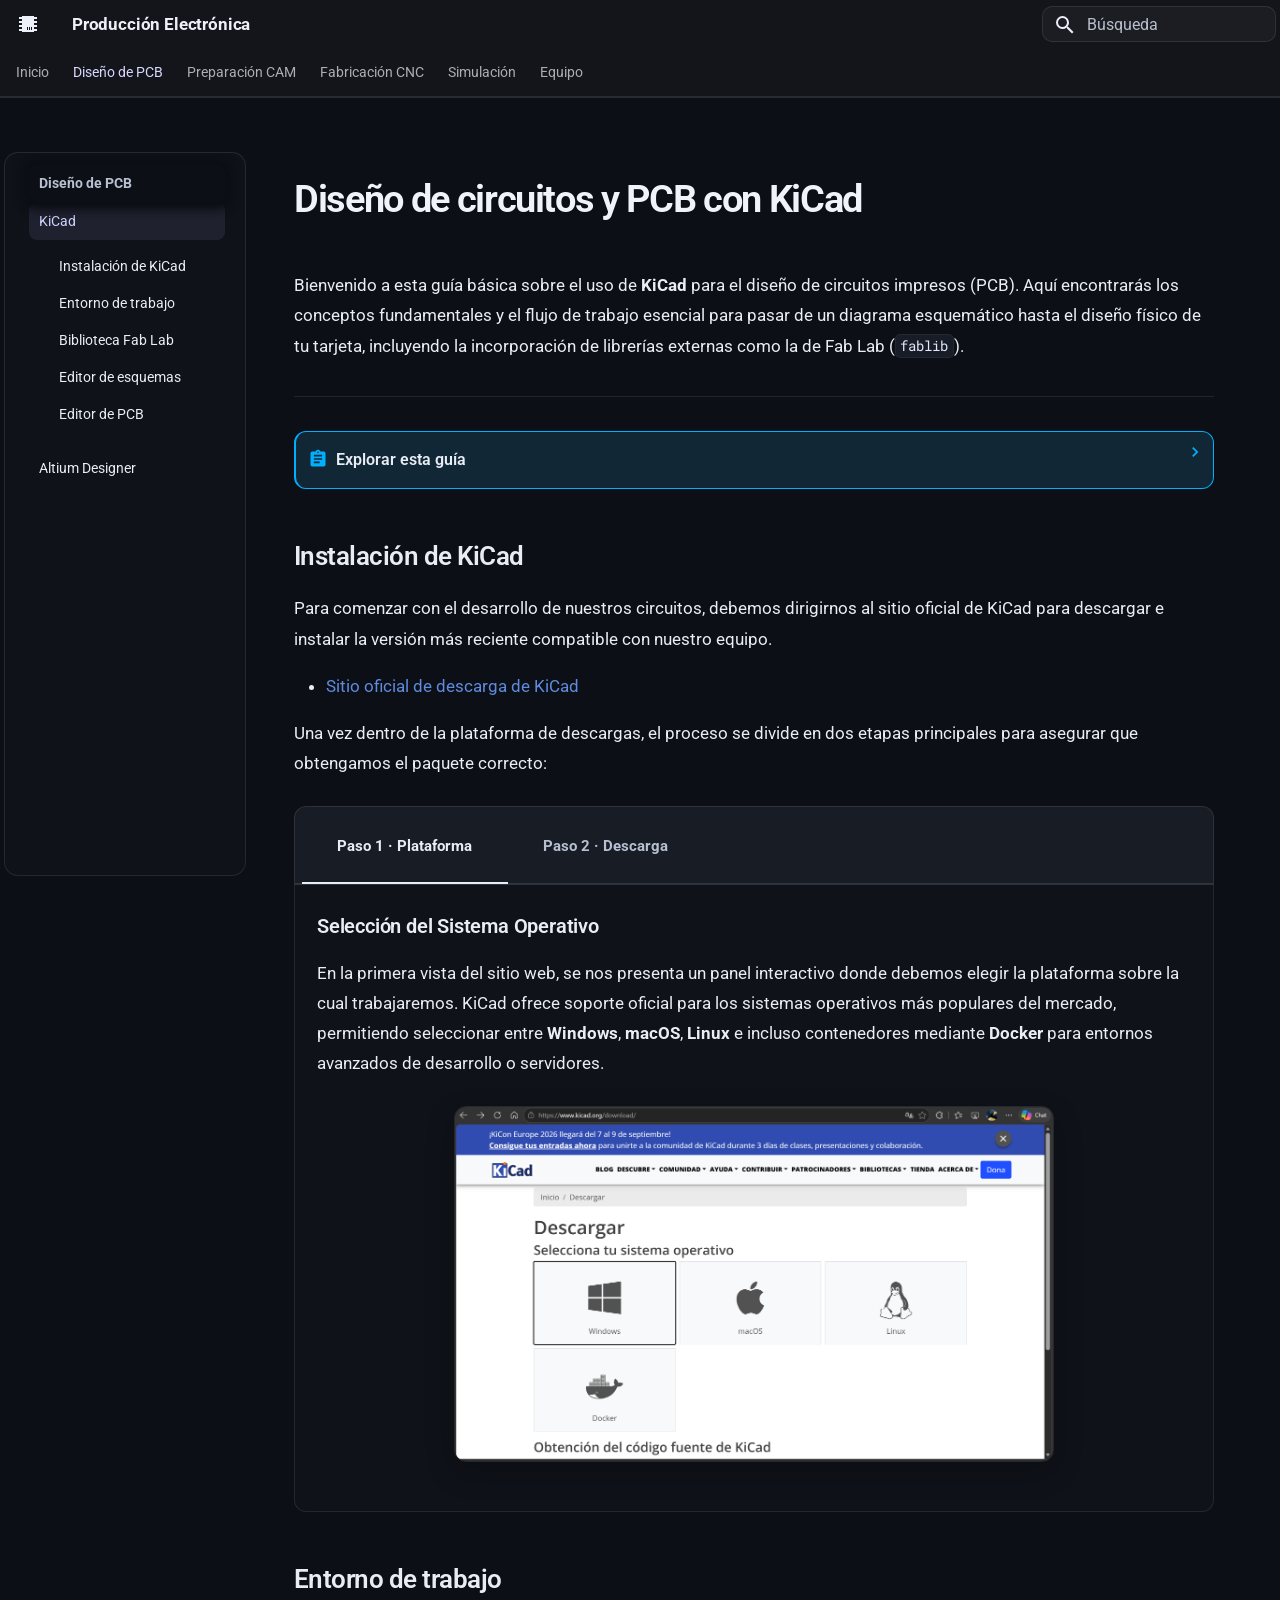
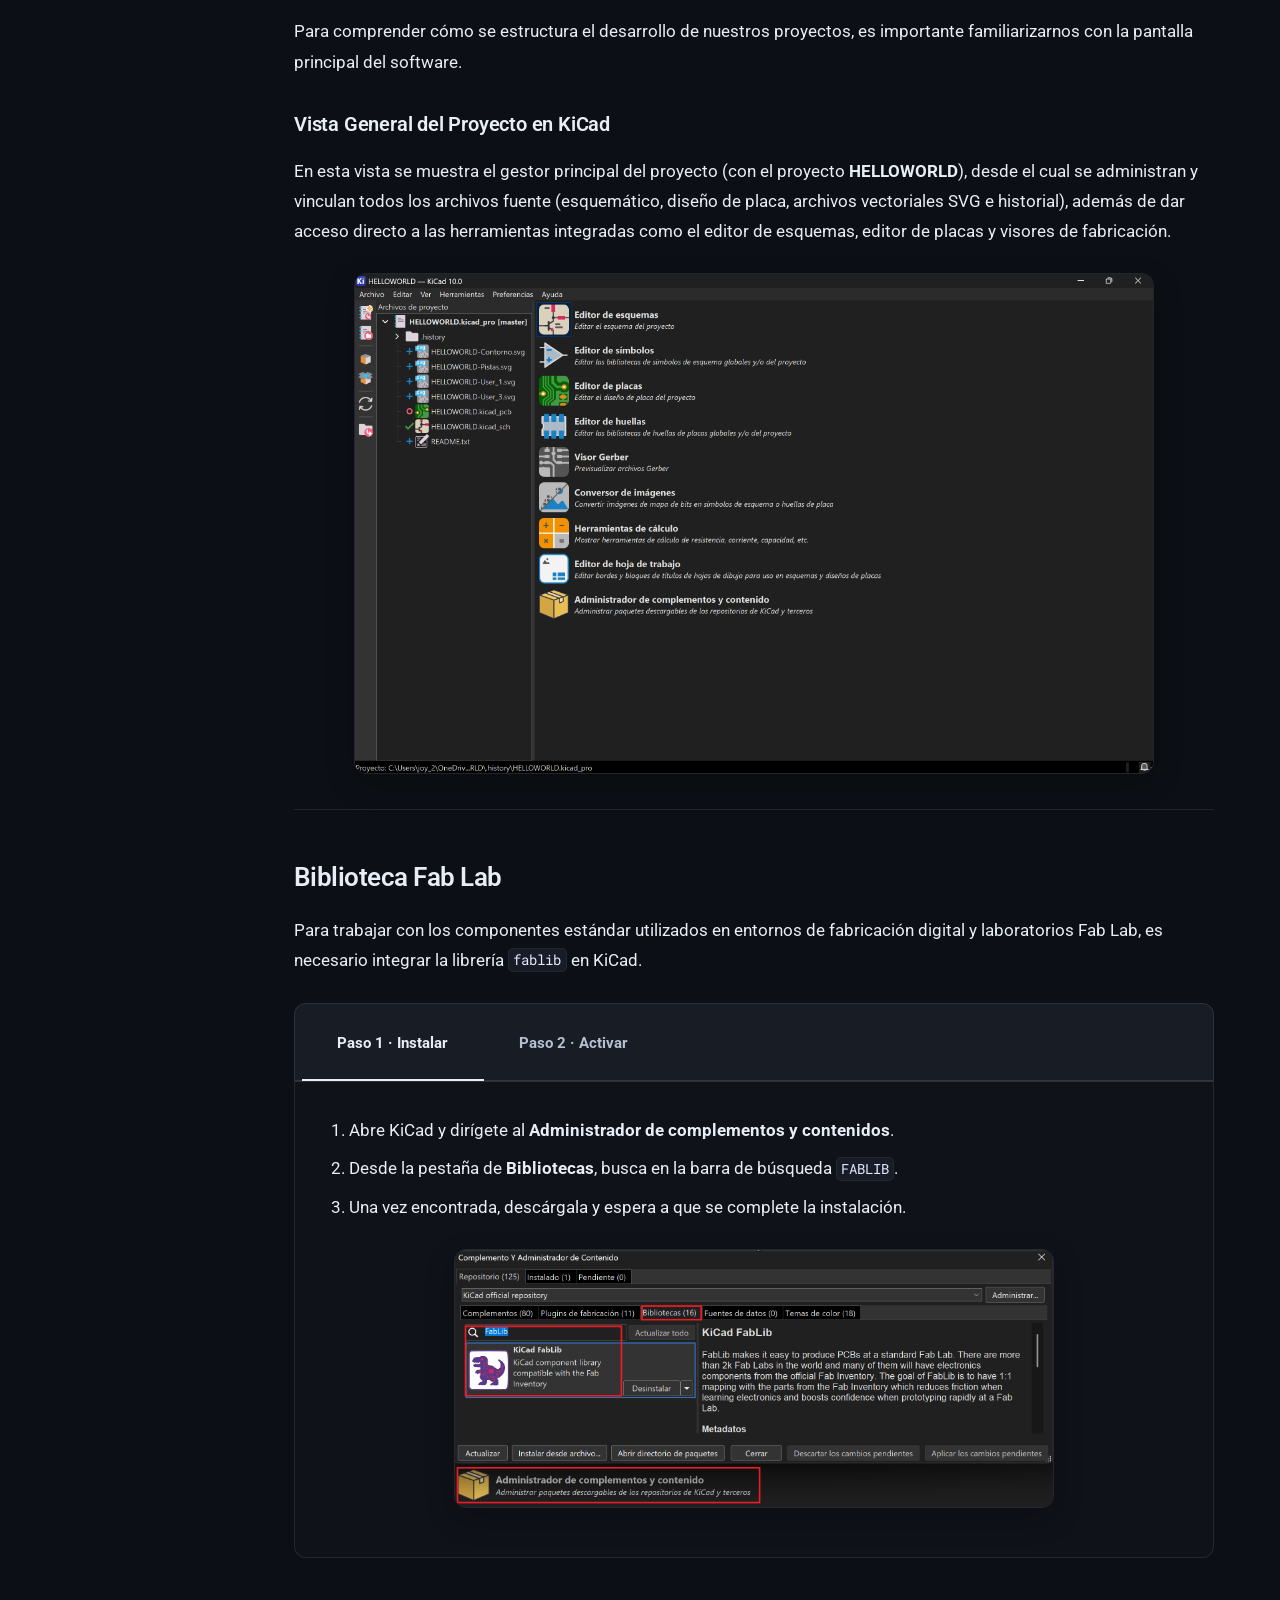
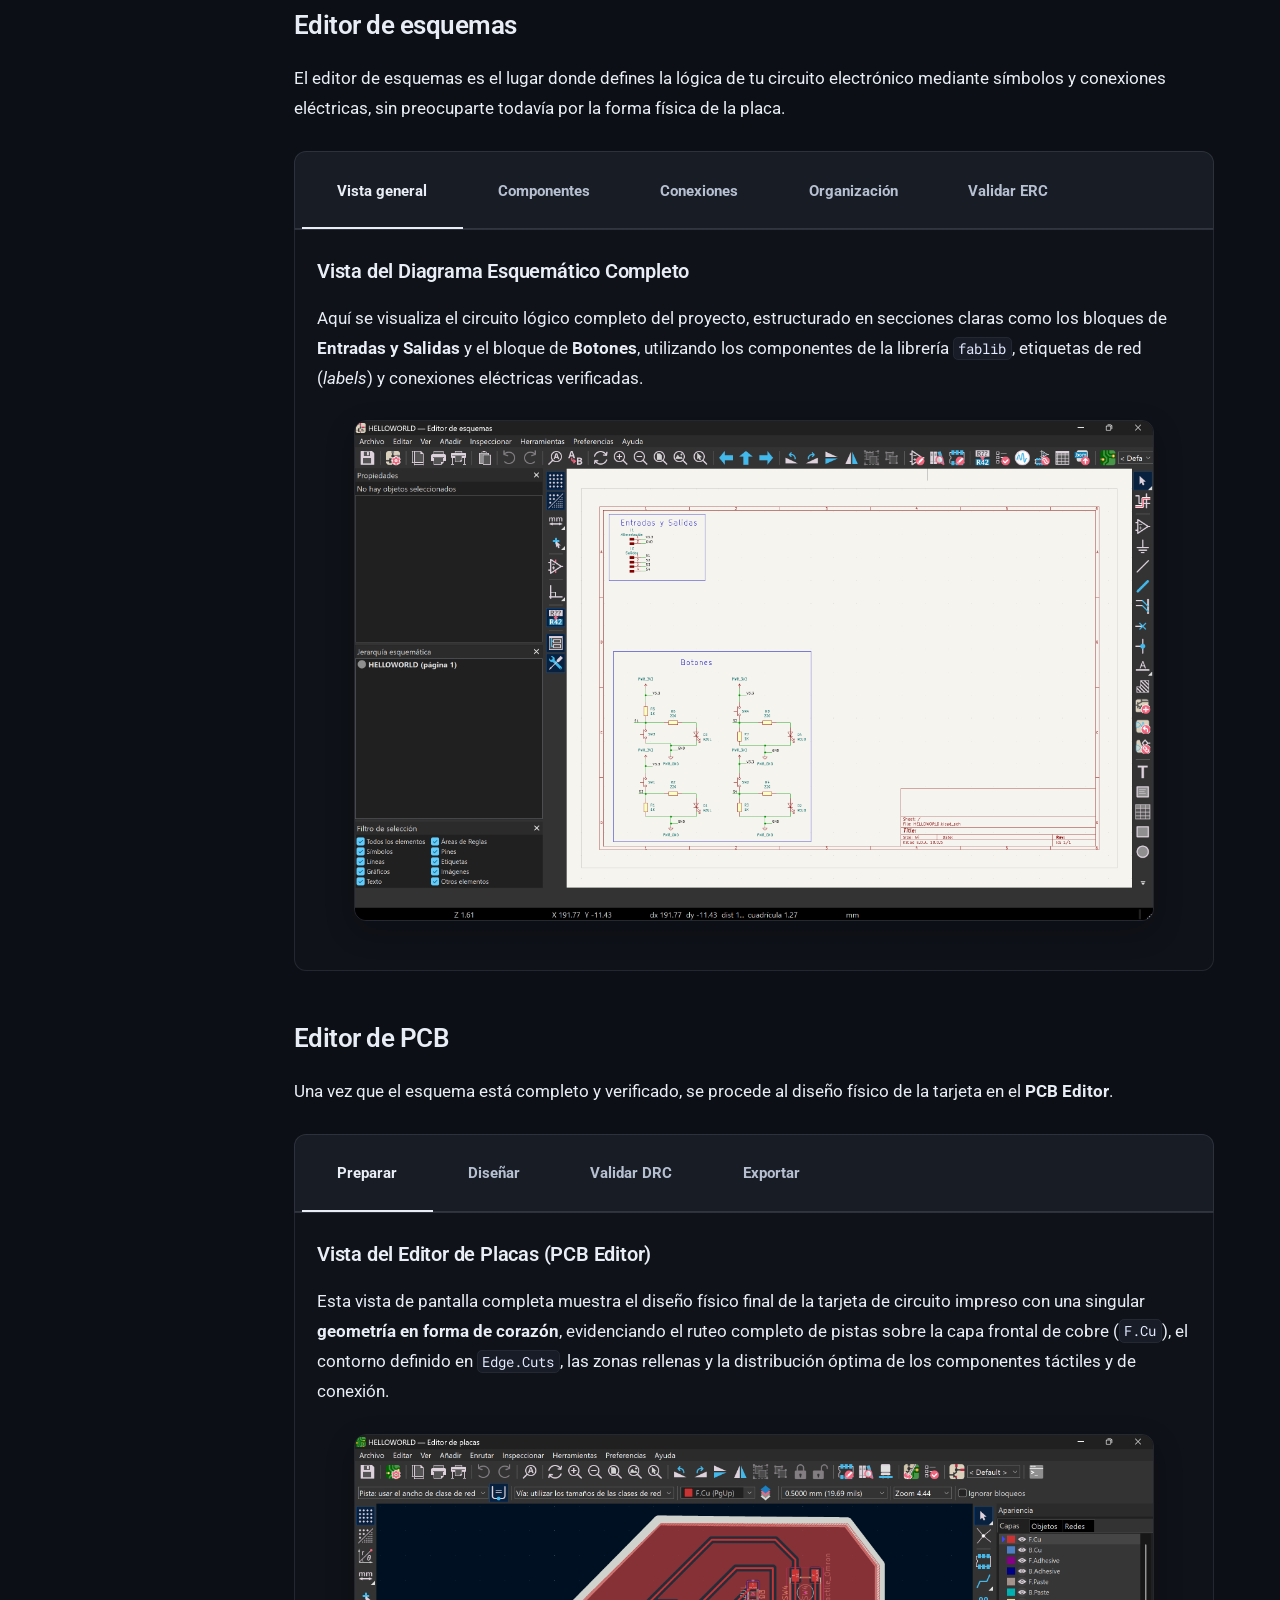
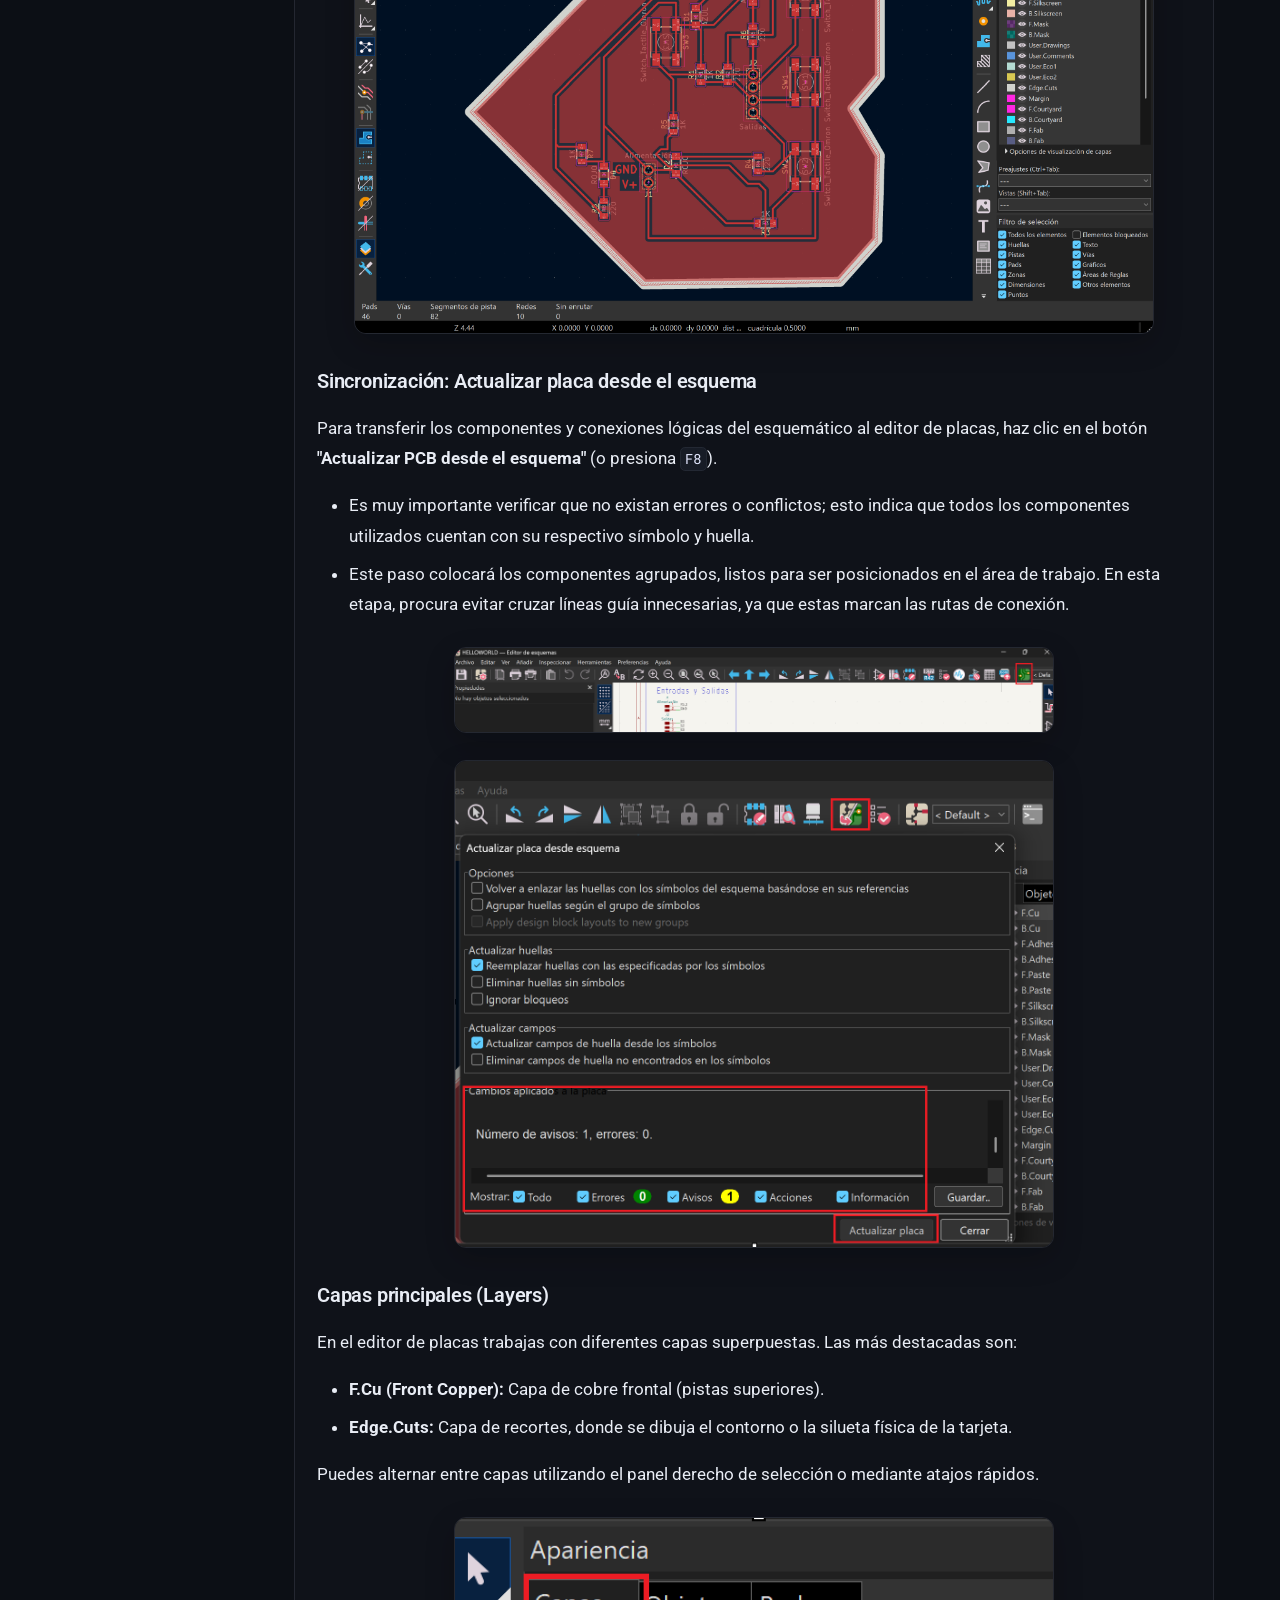
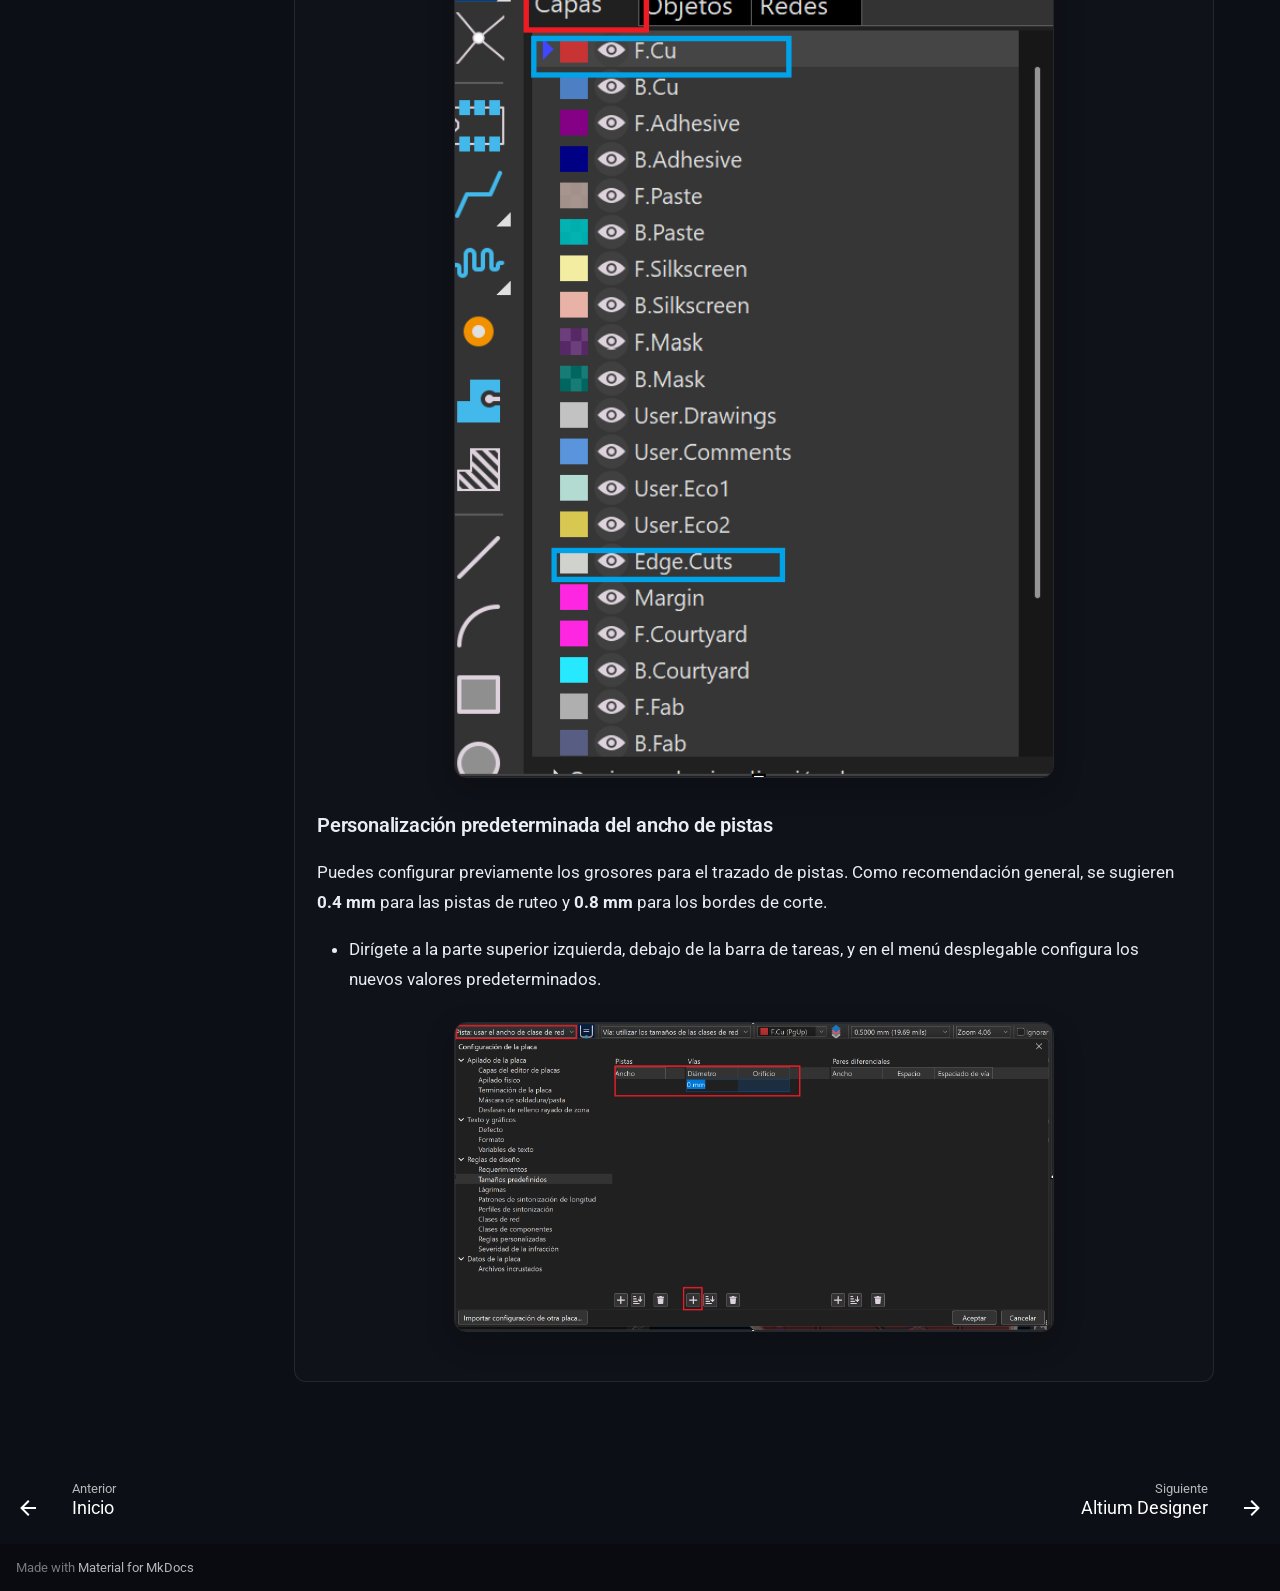
<file: Primeros pasos Kicad/index.html>
<!doctype html>
<html lang="es" class="no-js">
  <head>
    
      <meta charset="utf-8">
      <meta name="viewport" content="width=device-width,initial-scale=1">
      
        <meta name="description" content="Portafolio de diseño, simulación y fabricación electrónica">
      
      
      
        <link rel="canonical" href="https://gerardo-esquivel.github.io/prod-electronica/Primeros%20pasos%20Kicad/">
      
      
        <link rel="prev" href="..">
      
      
        <link rel="next" href="../Altium%20Designer/">
      
      
        
      
      
      <link rel="icon" href="../assets/images/favicon.png">
      <meta name="generator" content="mkdocs-1.6.1, mkdocs-material-9.8.1">
    
    
      
        <title>KiCad - Producción Electrónica</title>
      
    
    
      <link rel="stylesheet" href="../assets/stylesheets/main.57a0d79d.min.css">
      
        
        <link rel="stylesheet" href="../assets/stylesheets/palette.fb2fffe2.min.css">
      
      


    
    
      
    
    
      
        
        
        <link rel="preconnect" href="https://fonts.gstatic.com" crossorigin>
        <link rel="stylesheet" href="https://fonts.googleapis.com/css?family=Roboto:300,300i,400,400i,700,700i%7CRoboto+Mono:400,400i,700,700i&display=fallback">
        <style>:root{--md-text-font:"Roboto";--md-code-font:"Roboto Mono"}</style>
      
    
    
      <link rel="stylesheet" href="../stylesheets/extra.css">
    
    <script>__md_scope=new URL("..",location),__md_hash=e=>[...e].reduce(((e,_)=>(e<<5)-e+_.charCodeAt(0)),0),__md_get=(e,_=localStorage,t=__md_scope)=>JSON.parse(_.getItem(t.pathname+"."+e)),__md_set=(e,_,t=localStorage,a=__md_scope)=>{try{t.setItem(a.pathname+"."+e,JSON.stringify(_))}catch(e){}}</script>
    
      

    
    
  </head>
  
  
    
    
      
    
    
    
    
    <body dir="ltr" data-md-color-scheme="slate" data-md-color-primary="black" data-md-color-accent="indigo">
  
    
    <input class="md-toggle" data-md-toggle="drawer" type="checkbox" id="__drawer" autocomplete="off">
    <input class="md-toggle" data-md-toggle="search" type="checkbox" id="__search" autocomplete="off">
    <label class="md-overlay" for="__drawer"></label>
    <div data-md-component="skip">
      
        
        <a href="#diseno-de-circuitos-y-pcb-con-kicad" class="md-skip">
          Saltar a contenido
        </a>
      
    </div>
    <div data-md-component="announce">
      
    </div>
    
    
      

  

<header class="md-header md-header--shadow md-header--lifted" data-md-component="header">
  <nav class="md-header__inner md-grid" aria-label="Cabecera">
    <a href=".." title="Producción Electrónica" class="md-header__button md-logo" aria-label="Producción Electrónica" data-md-component="logo">
      
  
  <svg xmlns="http://www.w3.org/2000/svg" viewBox="0 0 24 24"><path d="M6 4h12v1h3v2h-3v2h3v2h-3v2h3v2h-3v2h3v2h-3v1H6v-1H3v-2h3v-2H3v-2h3v-2H3V9h3V7H3V5h3zm5 11v3h1v-3zm2 0v3h1v-3zm2 0v3h1v-3z"/></svg>

    </a>
    <label class="md-header__button md-icon" for="__drawer">
      
      <svg xmlns="http://www.w3.org/2000/svg" viewBox="0 0 24 24"><path d="M3 6h18v2H3zm0 5h18v2H3zm0 5h18v2H3z"/></svg>
    </label>
    <div class="md-header__title" data-md-component="header-title">
      <div class="md-header__ellipsis">
        <div class="md-header__topic">
          <span class="md-ellipsis">
            Producción Electrónica
          </span>
        </div>
        <div class="md-header__topic" data-md-component="header-topic">
          <span class="md-ellipsis">
            
              KiCad
            
          </span>
        </div>
      </div>
    </div>
    
      
        <form class="md-header__option" data-md-component="palette">
  
    
    
    
    <input class="md-option" data-md-color-media="" data-md-color-scheme="slate" data-md-color-primary="black" data-md-color-accent="indigo"  aria-hidden="true"  type="radio" name="__palette" id="__palette_0">
    
  
</form>
      
    
    
      <script>var palette=__md_get("__palette");if(palette&&palette.color){if("(prefers-color-scheme)"===palette.color.media){var media=matchMedia("(prefers-color-scheme: light)"),input=document.querySelector(media.matches?"[data-md-color-media='(prefers-color-scheme: light)']":"[data-md-color-media='(prefers-color-scheme: dark)']");palette.color.media=input.getAttribute("data-md-color-media"),palette.color.scheme=input.getAttribute("data-md-color-scheme"),palette.color.primary=input.getAttribute("data-md-color-primary"),palette.color.accent=input.getAttribute("data-md-color-accent")}for(var[key,value]of Object.entries(palette.color))document.body.setAttribute("data-md-color-"+key,value)}</script>
    
    
    
      
      
        <label class="md-header__button md-icon" for="__search">
          
          <svg xmlns="http://www.w3.org/2000/svg" viewBox="0 0 24 24"><path d="M9.5 3A6.5 6.5 0 0 1 16 9.5c0 1.61-.59 3.09-1.56 4.23l.27.27h.79l5 5-1.5 1.5-5-5v-.79l-.27-.27A6.52 6.52 0 0 1 9.5 16 6.5 6.5 0 0 1 3 9.5 6.5 6.5 0 0 1 9.5 3m0 2C7 5 5 7 5 9.5S7 14 9.5 14 14 12 14 9.5 12 5 9.5 5"/></svg>
        </label>
        <div class="md-search" data-md-component="search" role="dialog">
  <label class="md-search__overlay" for="__search"></label>
  <div class="md-search__inner" role="search">
    <form class="md-search__form" name="search">
      <input type="text" class="md-search__input" name="query" aria-label="Búsqueda" placeholder="Búsqueda" autocapitalize="off" autocorrect="off" autocomplete="off" spellcheck="false" data-md-component="search-query" required>
      <label class="md-search__icon md-icon" for="__search">
        
        <svg xmlns="http://www.w3.org/2000/svg" viewBox="0 0 24 24"><path d="M9.5 3A6.5 6.5 0 0 1 16 9.5c0 1.61-.59 3.09-1.56 4.23l.27.27h.79l5 5-1.5 1.5-5-5v-.79l-.27-.27A6.52 6.52 0 0 1 9.5 16 6.5 6.5 0 0 1 3 9.5 6.5 6.5 0 0 1 9.5 3m0 2C7 5 5 7 5 9.5S7 14 9.5 14 14 12 14 9.5 12 5 9.5 5"/></svg>
        
        <svg xmlns="http://www.w3.org/2000/svg" viewBox="0 0 24 24"><path d="M20 11v2H8l5.5 5.5-1.42 1.42L4.16 12l7.92-7.92L13.5 5.5 8 11z"/></svg>
      </label>
      <nav class="md-search__options" aria-label="Buscar">
        
        <button type="reset" class="md-search__icon md-icon" title="Limpiar" aria-label="Limpiar" tabindex="-1">
          
          <svg xmlns="http://www.w3.org/2000/svg" viewBox="0 0 24 24"><path d="M19 6.41 17.59 5 12 10.59 6.41 5 5 6.41 10.59 12 5 17.59 6.41 19 12 13.41 17.59 19 19 17.59 13.41 12z"/></svg>
        </button>
      </nav>
      
    </form>
    <div class="md-search__output">
      <div class="md-search__scrollwrap" tabindex="0" data-md-scrollfix>
        <div class="md-search-result" data-md-component="search-result">
          <div class="md-search-result__meta">
            Inicializando búsqueda
          </div>
          <ol class="md-search-result__list" role="presentation"></ol>
        </div>
      </div>
    </div>
  </div>
</div>
      
    
    
  </nav>
  
    
      
<nav class="md-tabs" aria-label="Pestañas" data-md-component="tabs">
  <div class="md-grid">
    <ul class="md-tabs__list">
      
        
  
  
  
  
    <li class="md-tabs__item">
      <a href=".." class="md-tabs__link">
        
  
  
    
  
  Inicio

      </a>
    </li>
  

      
        
  
  
  
    
  
  
    
    
      <li class="md-tabs__item md-tabs__item--active">
        <a href="./" class="md-tabs__link">
          
  
  
  Diseño de PCB

        </a>
      </li>
    
  

      
        
  
  
  
  
    <li class="md-tabs__item">
      <a href="../Mods%20CE/" class="md-tabs__link">
        
  
  
    
  
  Preparación CAM

      </a>
    </li>
  

      
        
  
  
  
  
    <li class="md-tabs__item">
      <a href="../Roland%20MonoFab/" class="md-tabs__link">
        
  
  
    
  
  Fabricación CNC

      </a>
    </li>
  

      
        
  
  
  
  
    <li class="md-tabs__item">
      <a href="../Doc%20Multisim/" class="md-tabs__link">
        
  
  
    
  
  Simulación

      </a>
    </li>
  

      
        
  
  
  
  
    <li class="md-tabs__item">
      <a href="../Equipo%20de%20trabajo/" class="md-tabs__link">
        
  
  
    
  
  Equipo

      </a>
    </li>
  

      
    </ul>
  </div>
</nav>
    
  
</header>
    
    <div class="md-container" data-md-component="container">
      
      
        
      
      <main class="md-main" data-md-component="main">
        <div class="md-main__inner md-grid">
          
            
              
              <div class="md-sidebar md-sidebar--primary" data-md-component="sidebar" data-md-type="navigation" >
                <div class="md-sidebar__scrollwrap">
                  <div class="md-sidebar__inner">
                    


  


  

<nav class="md-nav md-nav--primary md-nav--lifted md-nav--integrated" aria-label="Navegación" data-md-level="0">
  <label class="md-nav__title" for="__drawer">
    <a href=".." title="Producción Electrónica" class="md-nav__button md-logo" aria-label="Producción Electrónica" data-md-component="logo">
      
  
  <svg xmlns="http://www.w3.org/2000/svg" viewBox="0 0 24 24"><path d="M6 4h12v1h3v2h-3v2h3v2h-3v2h3v2h-3v2h3v2h-3v1H6v-1H3v-2h3v-2H3v-2h3v-2H3V9h3V7H3V5h3zm5 11v3h1v-3zm2 0v3h1v-3zm2 0v3h1v-3z"/></svg>

    </a>
    Producción Electrónica
  </label>
  
  <ul class="md-nav__list" data-md-scrollfix>
    
      
      
  
  
  
  
    <li class="md-nav__item">
      <a href=".." class="md-nav__link">
        
  
  
  <span class="md-ellipsis">
    
  
    Inicio
  

    
  </span>
  
  

      </a>
    </li>
  

    
      
      
  
  
    
  
  
  
    
    
    
    
      
        
        
      
      
        
      
    
    
    <li class="md-nav__item md-nav__item--active md-nav__item--section md-nav__item--nested">
      
        
        
        <input class="md-nav__toggle md-toggle " type="checkbox" id="__nav_2" checked>
        
          
          <label class="md-nav__link" for="__nav_2" id="__nav_2_label" tabindex="">
            
  
  
  <span class="md-ellipsis">
    
  
    Diseño de PCB
  

    
  </span>
  
  

            <span class="md-nav__icon md-icon"></span>
          </label>
        
        <nav class="md-nav" data-md-level="1" aria-labelledby="__nav_2_label" aria-expanded="true">
          <label class="md-nav__title" for="__nav_2">
            <span class="md-nav__icon md-icon"></span>
            
  
    Diseño de PCB
  

          </label>
          <ul class="md-nav__list" data-md-scrollfix>
            
              
                
  
  
    
  
  
  
    <li class="md-nav__item md-nav__item--active">
      
      <input class="md-nav__toggle md-toggle" type="checkbox" id="__toc">
      
      
        
      
      
        <label class="md-nav__link md-nav__link--active" for="__toc">
          
  
  
  <span class="md-ellipsis">
    
  
    KiCad
  

    
  </span>
  
  

          <span class="md-nav__icon md-icon"></span>
        </label>
      
      <a href="./" class="md-nav__link md-nav__link--active">
        
  
  
  <span class="md-ellipsis">
    
  
    KiCad
  

    
  </span>
  
  

      </a>
      
        

<nav class="md-nav md-nav--secondary" aria-label="Tabla de contenidos">
  
  
  
    
  
  
    <label class="md-nav__title" for="__toc">
      <span class="md-nav__icon md-icon"></span>
      Tabla de contenidos
    </label>
    <ul class="md-nav__list" data-md-component="toc" data-md-scrollfix>
      
        <li class="md-nav__item">
  <a href="#instalacion-de-kicad" class="md-nav__link">
    <span class="md-ellipsis">
      
        Instalación de KiCad
      
    </span>
  </a>
  
</li>
      
        <li class="md-nav__item">
  <a href="#entorno-de-trabajo" class="md-nav__link">
    <span class="md-ellipsis">
      
        Entorno de trabajo
      
    </span>
  </a>
  
</li>
      
        <li class="md-nav__item">
  <a href="#biblioteca-fab-lab" class="md-nav__link">
    <span class="md-ellipsis">
      
        Biblioteca Fab Lab
      
    </span>
  </a>
  
</li>
      
        <li class="md-nav__item">
  <a href="#editor-de-esquemas" class="md-nav__link">
    <span class="md-ellipsis">
      
        Editor de esquemas
      
    </span>
  </a>
  
</li>
      
        <li class="md-nav__item">
  <a href="#editor-de-pcb" class="md-nav__link">
    <span class="md-ellipsis">
      
        Editor de PCB
      
    </span>
  </a>
  
</li>
      
    </ul>
  
</nav>
      
    </li>
  

              
            
              
                
  
  
  
  
    <li class="md-nav__item">
      <a href="../Altium%20Designer/" class="md-nav__link">
        
  
  
  <span class="md-ellipsis">
    
  
    Altium Designer
  

    
  </span>
  
  

      </a>
    </li>
  

              
            
          </ul>
        </nav>
      
    </li>
  

    
      
      
  
  
  
  
    <li class="md-nav__item">
      <a href="../Mods%20CE/" class="md-nav__link">
        
  
  
  <span class="md-ellipsis">
    
  
    Preparación CAM
  

    
  </span>
  
  

      </a>
    </li>
  

    
      
      
  
  
  
  
    <li class="md-nav__item">
      <a href="../Roland%20MonoFab/" class="md-nav__link">
        
  
  
  <span class="md-ellipsis">
    
  
    Fabricación CNC
  

    
  </span>
  
  

      </a>
    </li>
  

    
      
      
  
  
  
  
    <li class="md-nav__item">
      <a href="../Doc%20Multisim/" class="md-nav__link">
        
  
  
  <span class="md-ellipsis">
    
  
    Simulación
  

    
  </span>
  
  

      </a>
    </li>
  

    
      
      
  
  
  
  
    <li class="md-nav__item">
      <a href="../Equipo%20de%20trabajo/" class="md-nav__link">
        
  
  
  <span class="md-ellipsis">
    
  
    Equipo
  

    
  </span>
  
  

      </a>
    </li>
  

    
  </ul>
</nav>
                  </div>
                </div>
              </div>
            
            
          
          
            <div class="md-content" data-md-component="content">
              
              <article class="md-content__inner md-typeset">
                
                  



<h1 id="diseno-de-circuitos-y-pcb-con-kicad">Diseño de circuitos y PCB con KiCad<a class="headerlink" href="#diseno-de-circuitos-y-pcb-con-kicad" title="Enlace permanente">&para;</a></h1>
<p>Bienvenido a esta guía básica sobre el uso de <strong>KiCad</strong> para el diseño de circuitos impresos (PCB). Aquí encontrarás los conceptos fundamentales y el flujo de trabajo esencial para pasar de un diagrama esquemático hasta el diseño físico de tu tarjeta, incluyendo la incorporación de librerías externas como la de Fab Lab (<code>fablib</code>).</p>
<hr />
<details class="abstract">
<summary>Explorar esta guía</summary>
<ul>
<li><a href="#instalacion-de-kicad">Instalación de KiCad</a></li>
<li><a href="#entorno-de-trabajo">Entorno de trabajo</a></li>
<li><a href="#biblioteca-fab-lab">Biblioteca Fab Lab</a></li>
<li><a href="#editor-de-esquemas">Editor de esquemas</a></li>
<li><a href="#editor-de-pcb">Editor de PCB</a></li>
</ul>
</details>
<h2 id="instalacion-de-kicad">Instalación de KiCad<a class="headerlink" href="#instalacion-de-kicad" title="Enlace permanente">&para;</a></h2>
<p>Para comenzar con el desarrollo de nuestros circuitos, debemos dirigirnos al sitio oficial de KiCad para descargar e instalar la versión más reciente compatible con nuestro equipo.</p>
<ul>
<li><a href="https://www.kicad.org/download/" target="_blank">Sitio oficial de descarga de KiCad</a></li>
</ul>
<p>Una vez dentro de la plataforma de descargas, el proceso se divide en dos etapas principales para asegurar que obtengamos el paquete correcto:</p>
<div class="tabbed-set tabbed-alternate" data-tabs="1:2"><input checked="checked" id="__tabbed_1_1" name="__tabbed_1" type="radio" /><input id="__tabbed_1_2" name="__tabbed_1" type="radio" /><div class="tabbed-labels"><label for="__tabbed_1_1">Paso 1 · Plataforma</label><label for="__tabbed_1_2">Paso 2 · Descarga</label></div>
<div class="tabbed-content">
<div class="tabbed-block">
<h3 id="seleccion-del-sistema-operativo">Selección del Sistema Operativo<a class="headerlink" href="#seleccion-del-sistema-operativo" title="Enlace permanente">&para;</a></h3>
<p>En la primera vista del sitio web, se nos presenta un panel interactivo donde debemos elegir la plataforma sobre la cual trabajaremos. KiCad ofrece soporte oficial para los sistemas operativos más populares del mercado, permitiendo seleccionar entre <strong>Windows</strong>, <strong>macOS</strong>, <strong>Linux</strong> e incluso contenedores mediante <strong>Docker</strong> para entornos avanzados de desarrollo o servidores.</p>
<p><img src="../recursos/imgs/kicad_seleccion_so.png" alt="Pantalla de selección de sistema operativo en el sitio oficial de KiCad" width="600"></p>
</div>
<div class="tabbed-block">
<h3 id="seleccion-de-espejos-de-descarga-mirrors-y-regiones">Selección de Espejos de Descarga (Mirrors) y Regiones<a class="headerlink" href="#seleccion-de-espejos-de-descarga-mirrors-y-regiones" title="Enlace permanente">&para;</a></h3>
<p>Al hacer clic en nuestro sistema operativo (por ejemplo, Windows), el sitio nos redirige a una sección específica de descargas que muestra la versión estable actual (como la versión 10.0.6 compatible con arquitecturas de 64 bits y ARM). </p>
<p>En esta sección encontraremos una lista de <strong>espejos de descarga geográficos</strong> divididos por regiones del mundo (como Asia, Australia, Europa y Norteamérica), los cuales son servidores alojados por distintas universidades, fundaciones y empresas aliadas (por ejemplo, CERN, AlibabaCloud, GitHub, entre otros). Esto nos permite elegir el servidor más cercano a nuestra ubicación geográfica para garantizar una descarga rápida, segura y sin interrupciones del instalador oficial.</p>
<p><img src="../recursos/imgs/kicad_espejos_descarga.png" alt="Panel de espejos de descarga para Windows clasificados por regiones" width="600"></p>
</div>
</div>
</div>
<h2 id="entorno-de-trabajo">Entorno de trabajo<a class="headerlink" href="#entorno-de-trabajo" title="Enlace permanente">&para;</a></h2>
<p>Para comprender cómo se estructura el desarrollo de nuestros proyectos, es importante familiarizarnos con la pantalla principal del software.</p>
<h3 id="vista-general-del-proyecto-en-kicad">Vista General del Proyecto en KiCad<a class="headerlink" href="#vista-general-del-proyecto-en-kicad" title="Enlace permanente">&para;</a></h3>
<p>En esta vista se muestra el gestor principal del proyecto (con el proyecto <strong>HELLOWORLD</strong>), desde el cual se administran y vinculan todos los archivos fuente (esquemático, diseño de placa, archivos vectoriales SVG e historial), además de dar acceso directo a las herramientas integradas como el editor de esquemas, editor de placas y visores de fabricación.</p>
<p><img src="../recursos/imgs/kicad_pantalla_completa_general.png" alt="Vista general de KiCad a pantalla completa" width="800"></p>
<hr />
<h2 id="biblioteca-fab-lab">Biblioteca Fab Lab<a class="headerlink" href="#biblioteca-fab-lab" title="Enlace permanente">&para;</a></h2>
<p>Para trabajar con los componentes estándar utilizados en entornos de fabricación digital y laboratorios Fab Lab, es necesario integrar la librería <code>fablib</code> en KiCad.</p>
<div class="tabbed-set tabbed-alternate" data-tabs="2:2"><input checked="checked" id="__tabbed_2_1" name="__tabbed_2" type="radio" /><input id="__tabbed_2_2" name="__tabbed_2" type="radio" /><div class="tabbed-labels"><label for="__tabbed_2_1">Paso 1 · Instalar</label><label for="__tabbed_2_2">Paso 2 · Activar</label></div>
<div class="tabbed-content">
<div class="tabbed-block">
<ol>
<li>Abre KiCad y dirígete al <strong>Administrador de complementos y contenidos</strong>.</li>
<li>Desde la pestaña de <strong>Bibliotecas</strong>, busca en la barra de búsqueda <code>FABLIB</code>.</li>
<li>Una vez encontrada, descárgala y espera a que se complete la instalación.</li>
</ol>
<p><img src="../recursos/imgs/fablib_instalacion.png" alt="Administrador de bibliotecas de símbolos con la librería fablib añadida" width="600"></p>
</div>
<div class="tabbed-block">
<ol>
<li>Guarda los cambios para que los componentes queden disponibles en tus proyectos.</li>
<li>Finalmente, cierra y vuelve a abrir el programa para asegurar una correcta integración.</li>
</ol>
</div>
</div>
</div>
<h2 id="editor-de-esquemas">Editor de esquemas<a class="headerlink" href="#editor-de-esquemas" title="Enlace permanente">&para;</a></h2>
<p>El editor de esquemas es el lugar donde defines la lógica de tu circuito electrónico mediante símbolos y conexiones eléctricas, sin preocuparte todavía por la forma física de la placa.</p>
<div class="tabbed-set tabbed-alternate" data-tabs="3:5"><input checked="checked" id="__tabbed_3_1" name="__tabbed_3" type="radio" /><input id="__tabbed_3_2" name="__tabbed_3" type="radio" /><input id="__tabbed_3_3" name="__tabbed_3" type="radio" /><input id="__tabbed_3_4" name="__tabbed_3" type="radio" /><input id="__tabbed_3_5" name="__tabbed_3" type="radio" /><div class="tabbed-labels"><label for="__tabbed_3_1">Vista general</label><label for="__tabbed_3_2">Componentes</label><label for="__tabbed_3_3">Conexiones</label><label for="__tabbed_3_4">Organización</label><label for="__tabbed_3_5">Validar ERC</label></div>
<div class="tabbed-content">
<div class="tabbed-block">
<h3 id="vista-del-diagrama-esquematico-completo">Vista del Diagrama Esquemático Completo<a class="headerlink" href="#vista-del-diagrama-esquematico-completo" title="Enlace permanente">&para;</a></h3>
<p>Aquí se visualiza el circuito lógico completo del proyecto, estructurado en secciones claras como los bloques de <strong>Entradas y Salidas</strong> y el bloque de <strong>Botones</strong>, utilizando los componentes de la librería <code>fablib</code>, etiquetas de red (<em>labels</em>) y conexiones eléctricas verificadas.</p>
<p><img src="../recursos/imgs/esquematico_pantalla_completa.png" alt="Diagrama esquemático completo a pantalla completa" width="800"></p>
</div>
<div class="tabbed-block">
<h3 id="insercion-de-componentes">Inserción de componentes<a class="headerlink" href="#insercion-de-componentes" title="Enlace permanente">&para;</a></h3>
<p>Para añadir un componente al lienzo de trabajo, utiliza la herramienta de inserción o presiona la tecla <code>A</code>. Se abrirá una ventana de búsqueda donde podrás buscar componentes genéricos o de la librería <code>fablib</code> (como microcontroladores, resistencias, pines, etc.). Haz clic sobre el componente y colócalo en el espacio de trabajo.</p>
<p><img src="../recursos/imgs/esquematico_agregar_componente.png" alt="Diálogo de selección de componentes al presionar la tecla A" width="600"></p>
</div>
<div class="tabbed-block">
<h3 id="uso-de-etiquetas-labels-y-conexiones">Uso de etiquetas (Labels) y conexiones<a class="headerlink" href="#uso-de-etiquetas-labels-y-conexiones" title="Enlace permanente">&para;</a></h3>
<p>Para conectar componentes distantes sin saturar el diagrama con líneas largas, se utilizan las <strong>etiquetas (Labels)</strong>. Al asignar el mismo nombre de etiqueta a dos nodos diferentes, KiCad entenderá que están conectados eléctricamente.</p>
<ul>
<li>Para agregar una etiqueta, presiona la tecla <code>L</code> y escribe el nombre deseado.</li>
<li>Utiliza la herramienta de <strong>cable (<code>W</code>)</strong> para realizar conexiones directas entre pines cercanos.</li>
</ul>
<p><img src="../recursos/imgs/esquematico_etiquetas.png" alt="Esquema con cables y etiquetas de red aplicadas" width="600"></p>
</div>
<div class="tabbed-block">
<h3 id="herramientas-de-apoyo-visual-rectangulos-y-texto">Herramientas de apoyo visual (Rectángulos y Texto)<a class="headerlink" href="#herramientas-de-apoyo-visual-rectangulos-y-texto" title="Enlace permanente">&para;</a></h3>
<p>Para organizar mejor tu diagrama o documentar secciones importantes, puedes utilizar la herramienta de <strong>Rectángulo</strong> y <strong>Gráfico de Texto</strong>. Estas herramientas se encuentran en la barra lateral derecha y sirven exclusivamente con fines estéticos y de documentación visual, sin alterar las conexiones eléctricas.</p>
<p><img src="../recursos/imgs/esquematico_apoyo_visual.png" alt="Esquema con cuadros organizadores y texto descriptivo" width="600"></p>
</div>
<div class="tabbed-block">
<h3 id="deteccion-de-errores-erc-electrical-rules-check">Detección de errores (ERC - Electrical Rules Check)<a class="headerlink" href="#deteccion-de-errores-erc-electrical-rules-check" title="Enlace permanente">&para;</a></h3>
<p>Antes de pasar al diseño de la placa, es fundamental comprobar que el circuito no tenga errores lógicos (como pines de alimentación sin conectar o salidas cruzadas). </p>
<ul>
<li>Haz clic en el icono del <strong>chequeo de reglas eléctricas (ERC)</strong> en la barra superior (símbolo de un insecto con una marca de verificación).</li>
<li>Ejecuta la prueba y revisa la lista de advertencias o errores para corregirlos en el esquemático.</li>
</ul>
<p><img src="../recursos/imgs/esquematico_erc.png" alt="Ventana de ejecución del ERC mostrando cero errores" width="600"></p>
</div>
</div>
</div>
<h2 id="editor-de-pcb">Editor de PCB<a class="headerlink" href="#editor-de-pcb" title="Enlace permanente">&para;</a></h2>
<p>Una vez que el esquema está completo y verificado, se procede al diseño físico de la tarjeta en el <strong>PCB Editor</strong>.</p>
<div class="tabbed-set tabbed-alternate" data-tabs="4:4"><input checked="checked" id="__tabbed_4_1" name="__tabbed_4" type="radio" /><input id="__tabbed_4_2" name="__tabbed_4" type="radio" /><input id="__tabbed_4_3" name="__tabbed_4" type="radio" /><input id="__tabbed_4_4" name="__tabbed_4" type="radio" /><div class="tabbed-labels"><label for="__tabbed_4_1">Preparar</label><label for="__tabbed_4_2">Diseñar</label><label for="__tabbed_4_3">Validar DRC</label><label for="__tabbed_4_4">Exportar</label></div>
<div class="tabbed-content">
<div class="tabbed-block">
<h3 id="vista-del-editor-de-placas-pcb-editor">Vista del Editor de Placas (PCB Editor)<a class="headerlink" href="#vista-del-editor-de-placas-pcb-editor" title="Enlace permanente">&para;</a></h3>
<p>Esta vista de pantalla completa muestra el diseño físico final de la tarjeta de circuito impreso con una singular <strong>geometría en forma de corazón</strong>, evidenciando el ruteo completo de pistas sobre la capa frontal de cobre (<code>F.Cu</code>), el contorno definido en <code>Edge.Cuts</code>, las zonas rellenas y la distribución óptima de los componentes táctiles y de conexión.</p>
<p><img src="../recursos/imgs/pcb_pantalla_completa.png" alt="Editor de placas PCB completo a pantalla completa" width="800"></p>
<h3 id="sincronizacion-actualizar-placa-desde-el-esquema">Sincronización: Actualizar placa desde el esquema<a class="headerlink" href="#sincronizacion-actualizar-placa-desde-el-esquema" title="Enlace permanente">&para;</a></h3>
<p>Para transferir los componentes y conexiones lógicas del esquemático al editor de placas, haz clic en el botón <strong>"Actualizar PCB desde el esquema"</strong> (o presiona <code>F8</code>). </p>
<ul>
<li>Es muy importante verificar que no existan errores o conflictos; esto indica que todos los componentes utilizados cuentan con su respectivo símbolo y huella.</li>
<li>Este paso colocará los componentes agrupados, listos para ser posicionados en el área de trabajo. En esta etapa, procura evitar cruzar líneas guía innecesarias, ya que estas marcan las rutas de conexión.</li>
</ul>
<p><img src="../recursos/imgs/pcb_actualizar.png" alt="Botón de la PCB" width="600"></p>
<p><img src="../recursos/imgs/pcb_actualizar1.png" alt="Ventana de actualización de la PCB" width="600"></p>
<h3 id="capas-principales-layers">Capas principales (Layers)<a class="headerlink" href="#capas-principales-layers" title="Enlace permanente">&para;</a></h3>
<p>En el editor de placas trabajas con diferentes capas superpuestas. Las más destacadas son:</p>
<ul>
<li><strong>F.Cu (Front Copper):</strong> Capa de cobre frontal (pistas superiores).</li>
<li><strong>Edge.Cuts:</strong> Capa de recortes, donde se dibuja el contorno o la silueta física de la tarjeta.</li>
</ul>
<p>Puedes alternar entre capas utilizando el panel derecho de selección o mediante atajos rápidos.</p>
<p><img src="../recursos/imgs/pcb_capas.png" alt="Panel de gestión de capas en el lado derecho" width="600"></p>
<h3 id="personalizacion-predeterminada-del-ancho-de-pistas">Personalización predeterminada del ancho de pistas<a class="headerlink" href="#personalizacion-predeterminada-del-ancho-de-pistas" title="Enlace permanente">&para;</a></h3>
<p>Puedes configurar previamente los grosores para el trazado de pistas. Como recomendación general, se sugieren <strong>0.4 mm</strong> para las pistas de ruteo y <strong>0.8 mm</strong> para los bordes de corte. </p>
<ul>
<li>Dirígete a la parte superior izquierda, debajo de la barra de tareas, y en el menú desplegable configura los nuevos valores predeterminados.</li>
</ul>
<p><img src="../recursos/imgs/pcb_ancho_pistas.png" alt="Ventana de personalización de ancho de pistas" width="600"></p>
</div>
<div class="tabbed-block">
<h3 id="rutear-pistas-routing">Rutear pistas (Routing)<a class="headerlink" href="#rutear-pistas-routing" title="Enlace permanente">&para;</a></h3>
<p>El ruteo consiste en trazar las conexiones físicas de cobre entre los pines de los componentes. </p>
<ul>
<li>Selecciona la herramienta <strong>Ruta de pistas</strong> (o presiona la tecla <code>X</code>).</li>
<li>Haz clic en el pin de origen y guía la pista hasta el destino respetando las reglas de diseño y el ancho adecuado. </li>
</ul>
<details class="tip">
<summary>Al rutear las pistas</summary>
<p>Evita dejar pistas con ángulos rectos (90°) y trabaja siempre sobre la capa <code>F.Cu</code>, ya que ahí quedarán grabadas las pistas sobre el cobre.</p>
</details>
<p><img src="../recursos/imgs/pcb_ruteo.png" alt="Pistas ruteadas entre diferentes componentes" width="600"></p>
<details class="note">
<summary>Detalle técnico</summary>
<p><strong>¿Qué hacer si no se puede completar una conexión?</strong> Puedes implementar un puente regresando al esquemático para añadir una resistencia con valor <code>0 ohms</code>, la cuál servirá como puente físico para pasar por encima de otras pistas. Actualiza la placa tras añadirla para importarla al diseño físico.</p>
</details>
<p><img src="../recursos/imgs/pcb_puente_resistencia.png" alt="Puente con una resistencia de 0 ohms sobre pistas ruteadas" width="600"></p>
<h3 id="adicion-de-texto-en-la-placa">Adición de texto en la placa<a class="headerlink" href="#adicion-de-texto-en-la-placa" title="Enlace permanente">&para;</a></h3>
<p>Puedes añadir texto identificativo (nombre, fecha, versión o etiquetas de pistas como <code>GND</code> o <code>V+</code>) directamente sobre la placa utilizando la herramienta de <strong>Texto</strong> (<code>T</code>). Colócalo en capas como <code>F.Cu</code> o en una capa de usuario (<code>User.Drawings</code>) para que se grave o imprima correctamente en el circuito final.</p>
<p><img src="../recursos/imgs/pcb_texto.png" alt="Texto en la capa de serigrafía o diseño de la placa" width="600"></p>
<h3 id="perforacion-de-la-placa">Perforación de la placa<a class="headerlink" href="#perforacion-de-la-placa" title="Enlace permanente">&para;</a></h3>
<p>Cuando los componentes requieran perforaciones adicionales:</p>
<ol>
<li>Emplea una capa de usuario libre (por ejemplo, una capa <code>User</code> que no estés utilizando).</li>
<li>Dibuja un círculo con la herramienta correspondiente en el sitio exacto y asegúrate de asignarle un relleno sólido.</li>
<li>Para ajustar su posición exacta, selecciónalo, presiona la tecla <code>E</code> y modifica los valores de las coordenadas <code>X</code> e <code>Y</code>.</li>
<li>Si necesitas múltiples perforaciones idénticas, selecciona el círculo y presiona la combinación <code>Ctrl + T</code> para generar una matriz, configurando el origen, la orientación y el número de copias necesarias.</li>
</ol>
<p><img src="../recursos/imgs/pcb_perforaciones_matriz.png" alt="Ventana para generar matriz y círculo generado" width="600"></p>
<h3 id="dibujar-el-contorno-y-poligonos-filled-zones">Dibujar el contorno y polígonos (Filled Zones)<a class="headerlink" href="#dibujar-el-contorno-y-poligonos-filled-zones" title="Enlace permanente">&para;</a></h3>
<ol>
<li>Selecciona la capa <strong>Edge.Cuts</strong> y utiliza la herramienta de polígono o rectángulo para trazar el contorno de tu placa.</li>
<li>Para crear planos de tierra o alimentación, utiliza la herramienta <strong>Añadir zona llena</strong> (<code>Ctrl + Shift + Z</code>). Selecciona la capa correspondiente (por ejemplo, <code>GND</code> en <code>B.Cu</code> o <code>F.Cu</code>) y dibuja el perímetro alrededor de tus componentes para rellenar los espacios vacíos de cobre.</li>
</ol>
<p><img src="../recursos/imgs/pcb_contorno_zonas.png" alt="Contorno de la placa en Edge.Cuts y zona de relleno generada" width="600"></p>
<h3 id="anadir-zonas-rellenas-filled-zones-con-o-sin-red">Añadir zonas rellenas (Filled Zones) con o sin red<a class="headerlink" href="#anadir-zonas-rellenas-filled-zones-con-o-sin-red" title="Enlace permanente">&para;</a></h3>
<p>La función de <strong>zonas rellenas</strong> (que puedes activar con el atajo <code>Ctrl + Shift + Z</code> o desde la barra lateral derecha) permite rellenar áreas vacías de la placa de cobre. Su funcionamiento principal es crear planos continuos de cobre que sirven comúnmente como planos de tierra (<code>GND</code>) o de alimentación (<code>VCC</code>), ayudando a reducir interferencias electromagnéticas y facilitando el retorno de corriente.</p>
<ul>
<li><strong>Con red asignada:</strong> Al crear la zona, puedes vincularla a una red eléctrica específica (por ejemplo, <code>GND</code>). KiCad conectará automáticamente el relleno a todos los pines que pertenezcan a esa misma red, respetando los espacios de aislamiento configurados.</li>
<li><strong>Sin red (Libre / Aislada):</strong> Si decides no asignarle ninguna red, la zona funcionará como un plano flotante o estético, útil en algunos procesos de fresado para vaciar el exceso de cobre no deseado alrededor de las pistas sin conectarlo eléctricamente a ningún nodo.</li>
<li>Es importante asegurarnos de que el primer punto coincida con el último para evitar errores y una vez dibujada la zona y terminada de configurar, debemos presionar la tecla <code>B</code> para poder notar los cambios.</li>
</ul>
<p><img src="../recursos/imgs/pcb_zona_rellena_panel.png" alt="Panel de configuración de zonas rellenas" width="600"></p>
</div>
<div class="tabbed-block">
<h3 id="configuracion-de-reglas-de-diseno-para-el-drc-design-rules-check">Configuración de reglas de diseño para el DRC (Design Rules Check)<a class="headerlink" href="#configuracion-de-reglas-de-diseno-para-el-drc-design-rules-check" title="Enlace permanente">&para;</a></h3>
<p>Antes de ejecutar el verificador de reglas, es fundamental configurar los parámetros físicos y de clearances (distancias de aislamiento) que tu método de fabricación soporta (ya sea fresadora CNC o plancha). </p>
<p>Para modificar estas reglas y los tamaños predeterminados de pistas, debes dirigirte a la barra de menú superior y abrir la configuración de reglas de diseño:</p>
<ol>
<li>Ve a la barra que se encuentra debajo de la barra de herramientas (la que usamos para modificar el ancho de pista).</li>
<li>Posteriormente dentro de ese menú dirígete al apartado <strong>Requerimientos</strong>.</li>
<li>Aquí podrás modificar los márgenes o anchos mínimos de pistas (<em>Track width</em>), el tamaño de las vías (<em>Vias</em>) y las holguras mínimas (<em>Clearance</em>), asegurándote de que los valores coincidan con las capacidades técnicas de tu área de trabajo o laboratorio antes de correr el DRC.</li>
</ol>
<p><img src="../recursos/imgs/pcb_reglas_drc_config.png" alt="Panel superior y ventana de configuración de reglas de diseño y tamaños de pistas" width="600"></p>
<h3 id="detector-de-errores-drc-design-rules-check">Detector de errores (DRC - Design Rules Check)<a class="headerlink" href="#detector-de-errores-drc-design-rules-check" title="Enlace permanente">&para;</a></h3>
<p>El paso final antes de exportar para fresar o fabricar la tarjeta es verificar que el diseño cumpla con los parámetros físicos (distancias mínimas, anchos y ausencia de cortos circuitos).</p>
<ul>
<li>Abre el <strong>Verificador de Reglas de Diseño (DRC)</strong> desde la barra superior.</li>
<li>Ejecuta la comprobación y asegúrate de solucionar cualquier advertencia o error reportado.</li>
</ul>
<p><img src="../recursos/imgs/pcb_drc.png" alt="Ventana del DRC indicando que la placa está lista y sin errores" width="600"></p>
</div>
<div class="tabbed-block">
<h3 id="exportacion-de-archivos">Exportación de archivos<a class="headerlink" href="#exportacion-de-archivos" title="Enlace permanente">&para;</a></h3>
<p>Una vez comprobado que el diseño está libre de errores de geometría o conexiones:</p>
<ol>
<li>Dirígete al menú <strong>Archivo &gt; Salidas de fabricación &gt; Gerbers</strong> (o selecciona trazados vectoriales).</li>
<li>Selecciona el formato de salida (por ejemplo, <strong>SVG</strong> para procesos de corte y grabado digital).</li>
<li>Marca únicamente las capas donde añadiste pistas, etiquetas, perforaciones y contornos de corte.</li>
<li>Asegúrate de marcar la opción de ajustar la página a la placa y procede a trazar. Los archivos se guardarán directamente en la carpeta de tu proyecto listos para manufactura.</li>
</ol>
<p><img src="../recursos/imgs/pcb_salidas_de_fabricacion.png" alt="Menú de opciones del archivo con salidas de fabricación y opción Gerbers" width="600"></p>
<p><img src="../recursos/imgs/kicad-exportacion-gerber-configuracion.png" alt="Menú de Gerbers, modificando el formato de salida" width="600"></p>
</div>
</div>
</div>












                
              </article>
            </div>
          
          
<script>var target=document.getElementById(location.hash.slice(1));target&&target.name&&(target.checked=target.name.startsWith("__tabbed_"))</script>
        </div>
        
          <button type="button" class="md-top md-icon" data-md-component="top" hidden>
  
  <svg xmlns="http://www.w3.org/2000/svg" viewBox="0 0 24 24"><path d="M13 20h-2V8l-5.5 5.5-1.42-1.42L12 4.16l7.92 7.92-1.42 1.42L13 8z"/></svg>
  Volver al principio
</button>
        
      </main>
      
        <footer class="md-footer">
  
    
      
      <nav class="md-footer__inner md-grid" aria-label="Pie" >
        
          
          <a href=".." class="md-footer__link md-footer__link--prev" aria-label="Anterior: Inicio">
            <div class="md-footer__button md-icon">
              
              <svg xmlns="http://www.w3.org/2000/svg" viewBox="0 0 24 24"><path d="M20 11v2H8l5.5 5.5-1.42 1.42L4.16 12l7.92-7.92L13.5 5.5 8 11z"/></svg>
            </div>
            <div class="md-footer__title">
              <span class="md-footer__direction">
                Anterior
              </span>
              <div class="md-ellipsis">
                Inicio
              </div>
            </div>
          </a>
        
        
          
          <a href="../Altium%20Designer/" class="md-footer__link md-footer__link--next" aria-label="Siguiente: Altium Designer">
            <div class="md-footer__title">
              <span class="md-footer__direction">
                Siguiente
              </span>
              <div class="md-ellipsis">
                Altium Designer
              </div>
            </div>
            <div class="md-footer__button md-icon">
              
              <svg xmlns="http://www.w3.org/2000/svg" viewBox="0 0 24 24"><path d="M4 11v2h12l-5.5 5.5 1.42 1.42L19.84 12l-7.92-7.92L10.5 5.5 16 11z"/></svg>
            </div>
          </a>
        
      </nav>
    
  
  <div class="md-footer-meta md-typeset">
    <div class="md-footer-meta__inner md-grid">
      <div class="md-copyright">
  
  
    Made with
    <a href="https://squidfunk.github.io/mkdocs-material/" target="_blank" rel="noopener">
      Material for MkDocs
    </a>
  
</div>
      
    </div>
  </div>
</footer>
      
    </div>
    <div class="md-dialog" data-md-component="dialog">
      <div class="md-dialog__inner md-typeset"></div>
    </div>
    
    
    
      
      
      <script id="__config" type="application/json">{"annotate": null, "base": "..", "features": ["navigation.tabs", "navigation.tabs.sticky", "navigation.sections", "navigation.expand", "toc.integrate", "navigation.top", "navigation.footer", "content.code.copy", "content.tooltips"], "search": "../assets/javascripts/workers/search.a7633da7.min.js", "tags": null, "translations": {"clipboard.copied": "Copiado al portapapeles", "clipboard.copy": "Copiar al portapapeles", "search.result.more.one": "1 m\u00e1s en esta p\u00e1gina", "search.result.more.other": "# m\u00e1s en esta p\u00e1gina", "search.result.none": "No se encontraron documentos", "search.result.one": "1 documento encontrado", "search.result.other": "# documentos encontrados", "search.result.placeholder": "Teclee para comenzar b\u00fasqueda", "search.result.term.missing": "Falta", "select.version": "Seleccionar versi\u00f3n"}, "version": null}</script>
    
    
      <script src="../assets/javascripts/bundle.a5f9d56c.min.js"></script>
      
    
  </body>
</html>
</file>
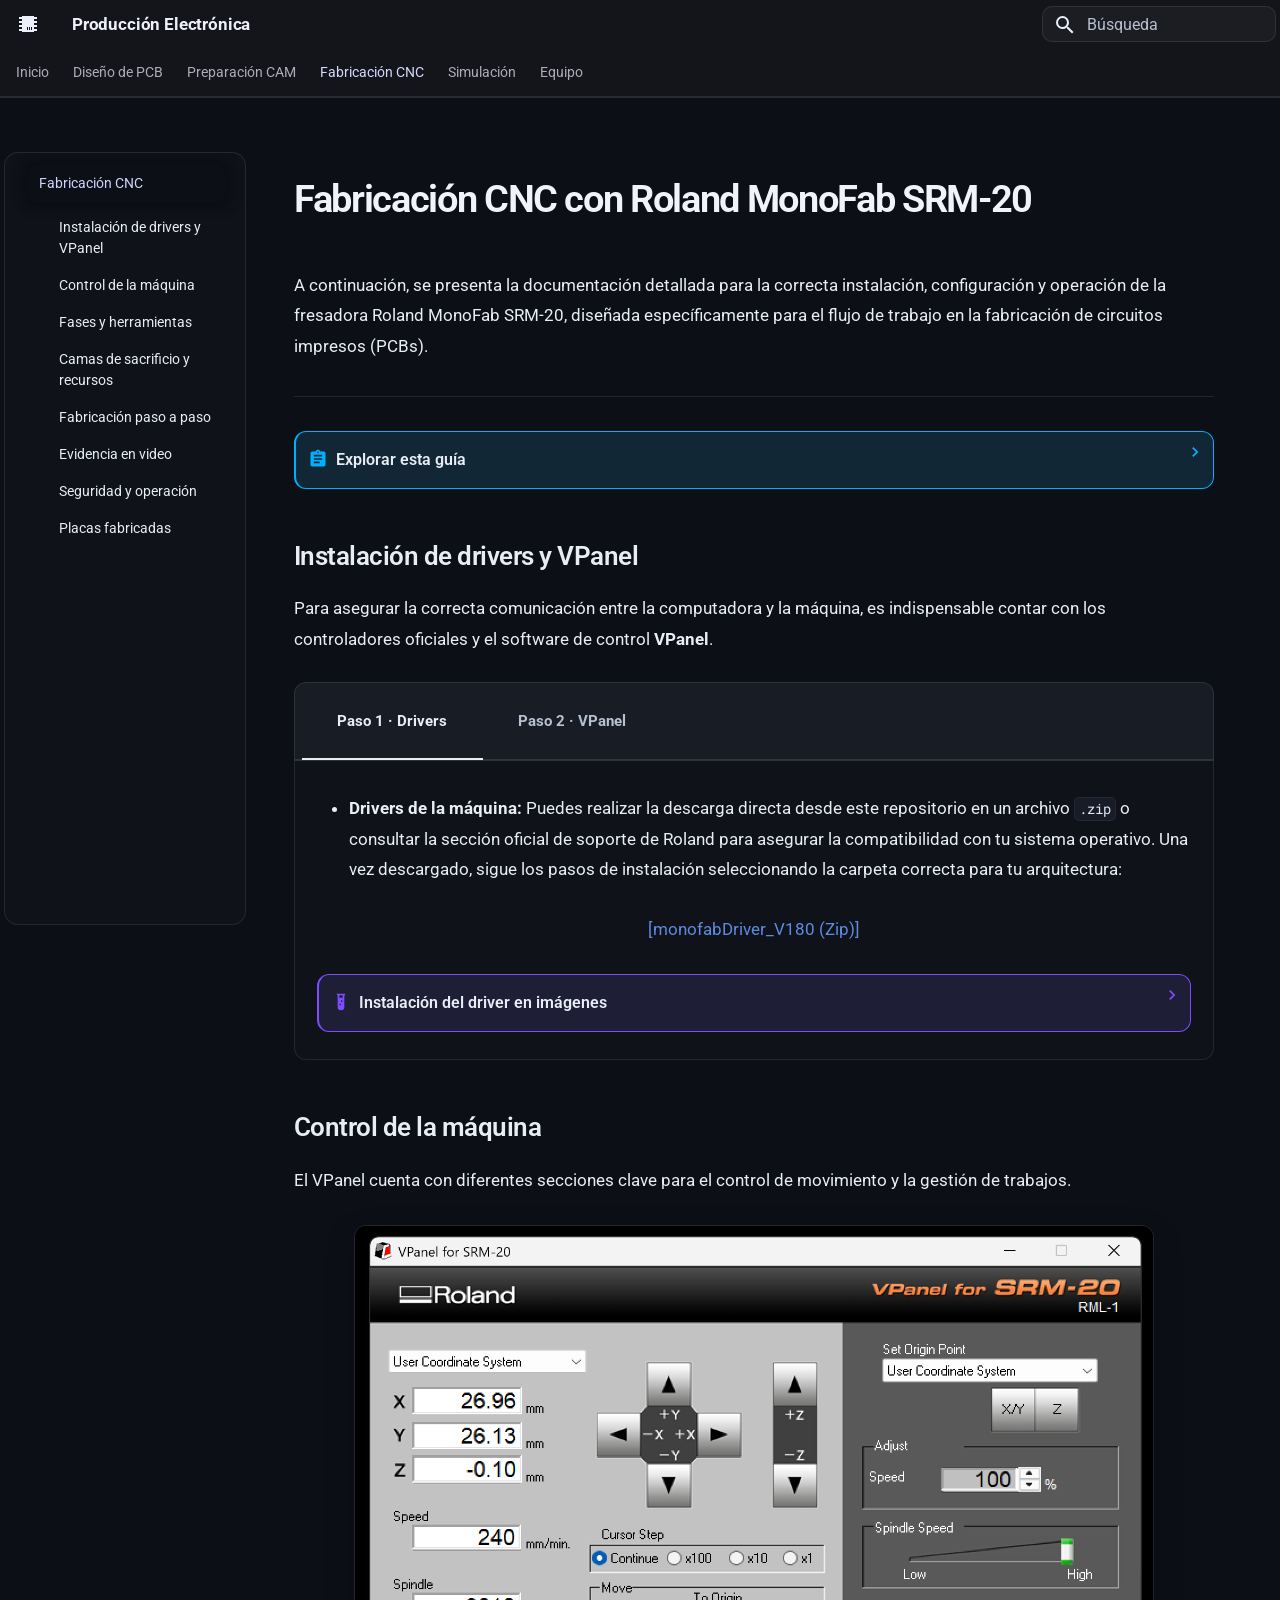
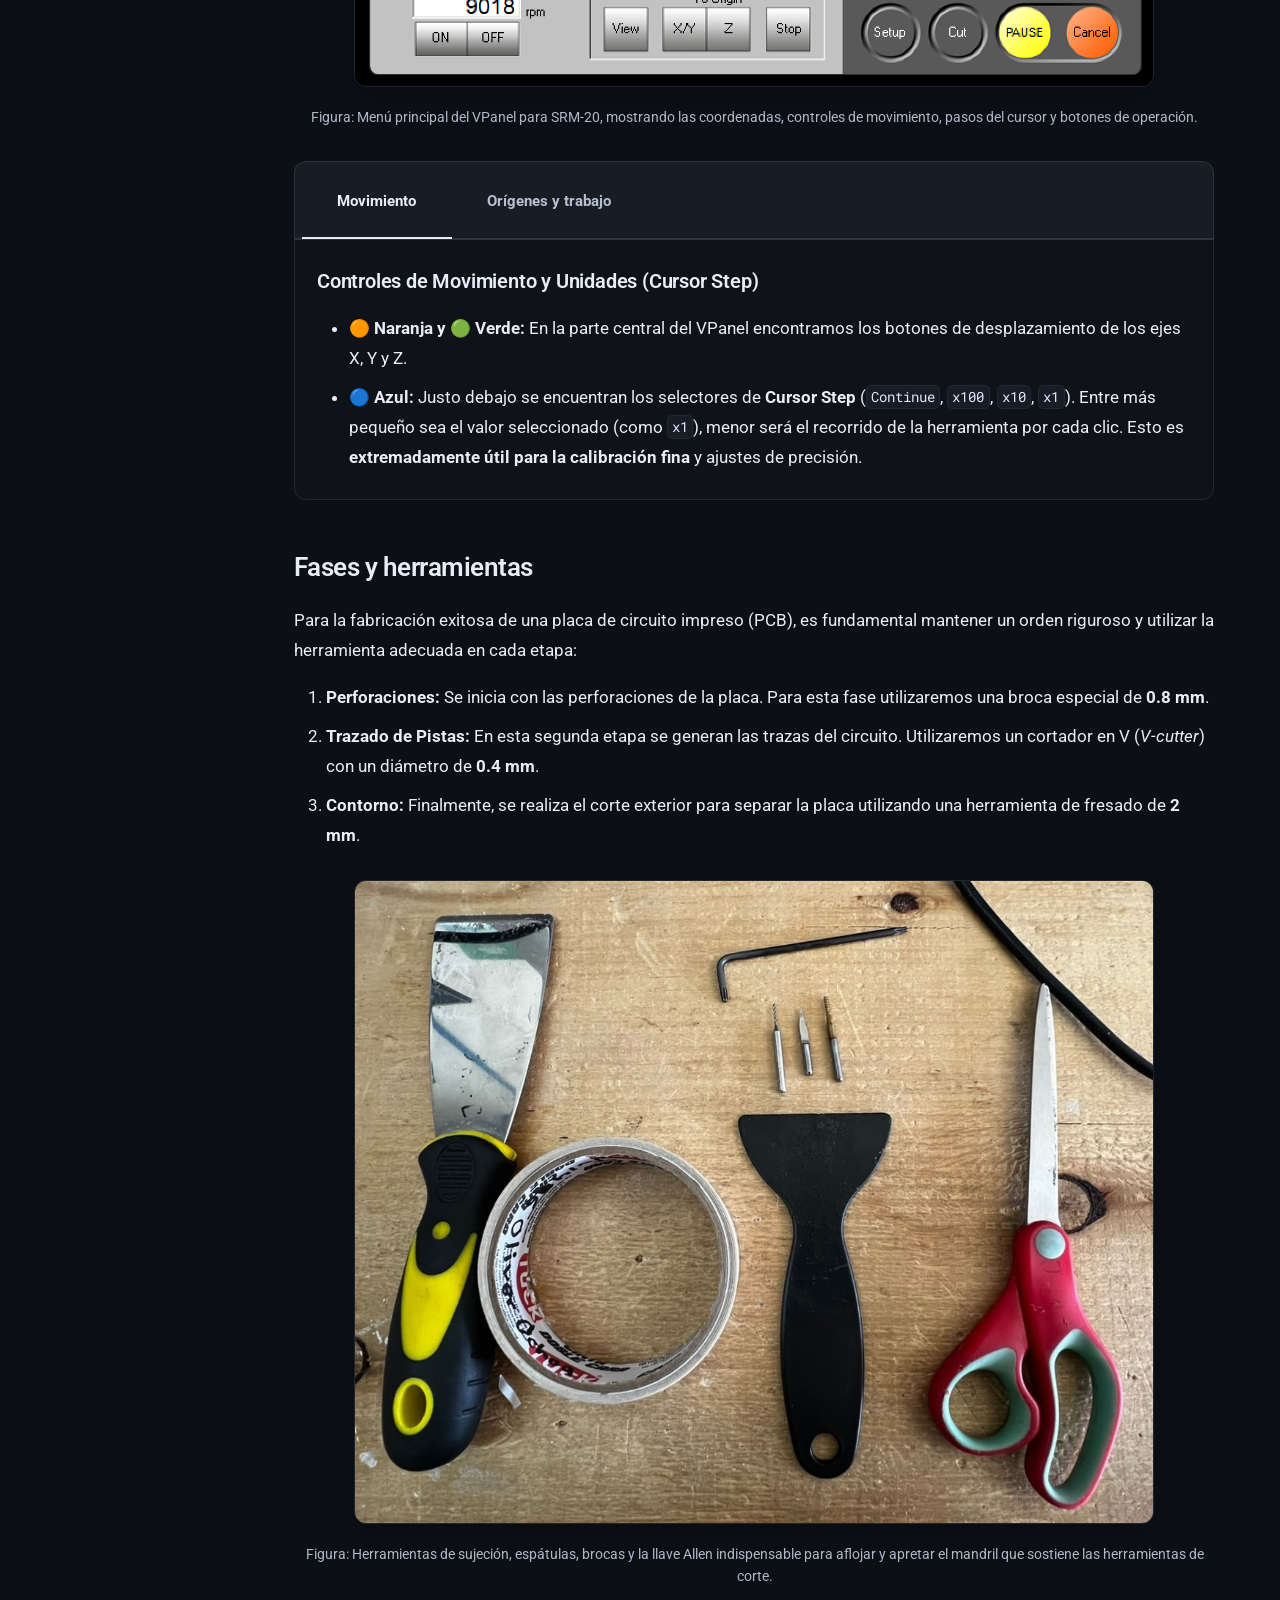
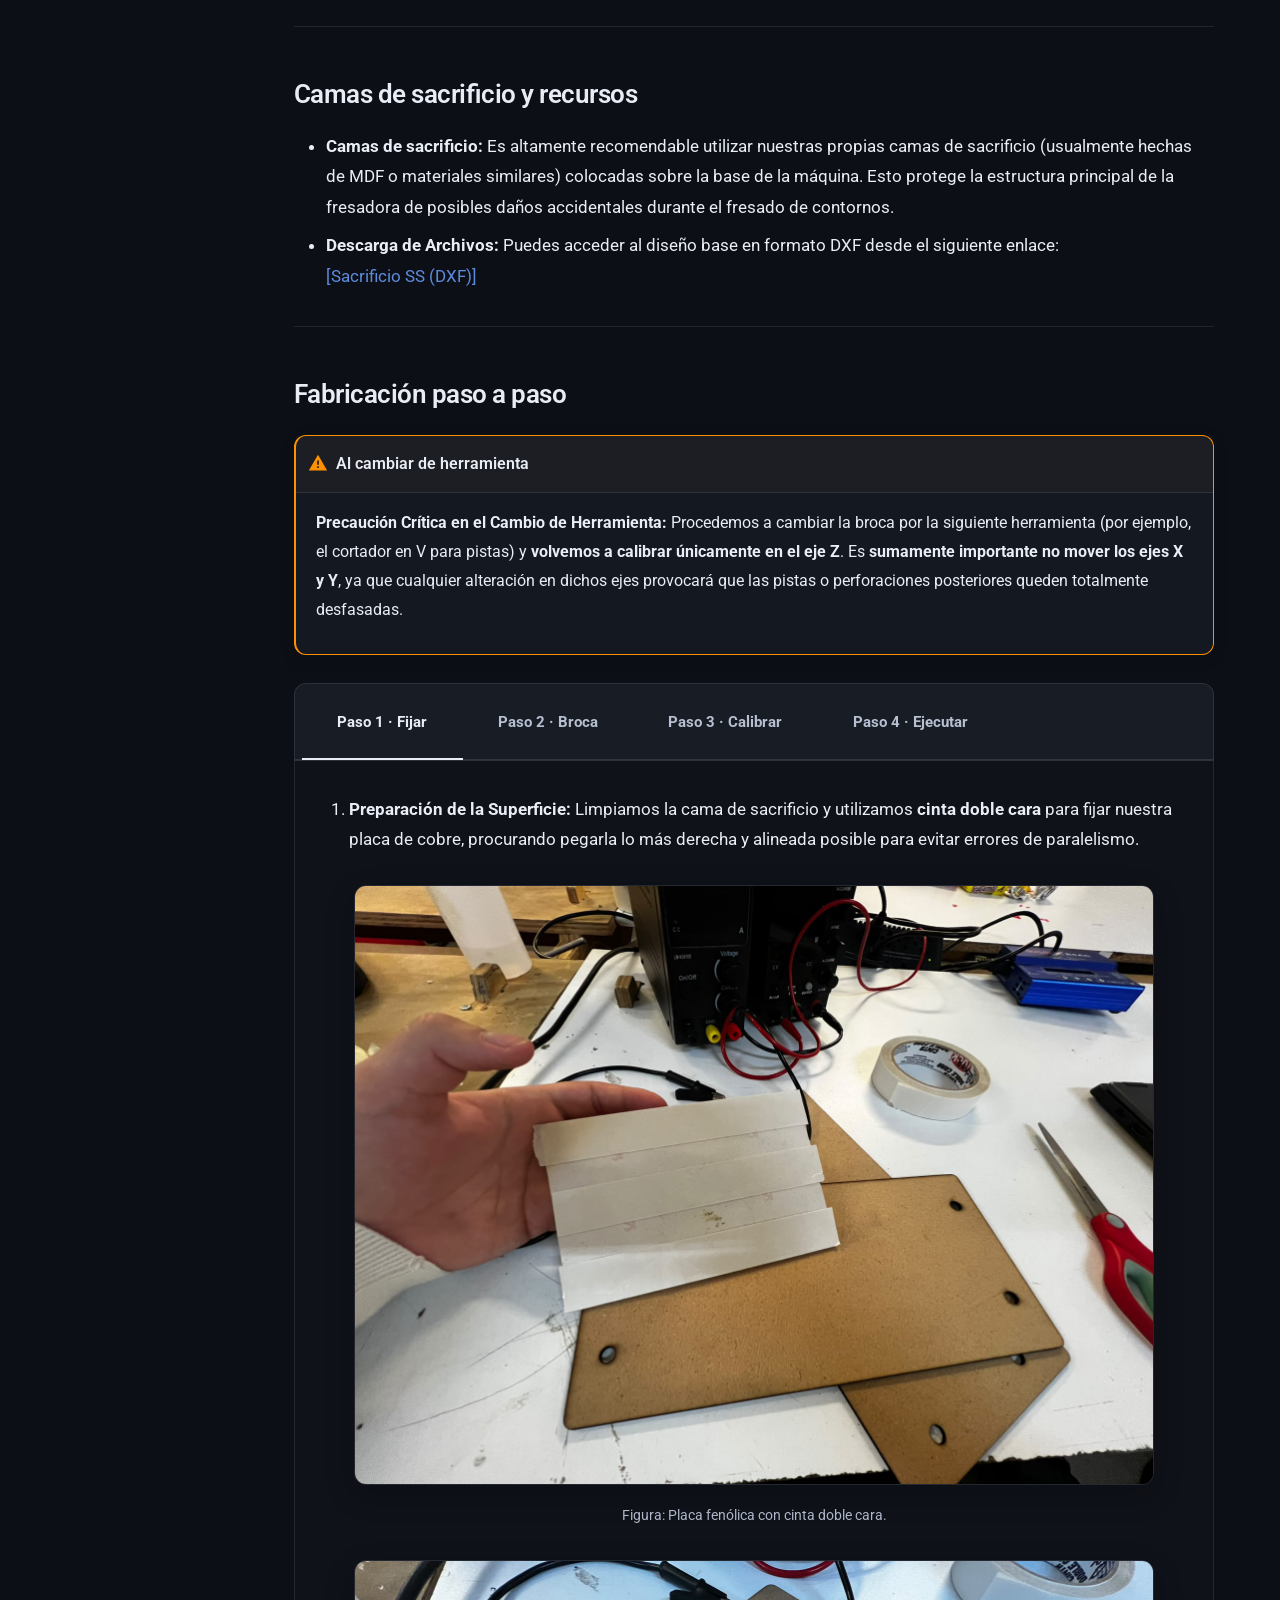
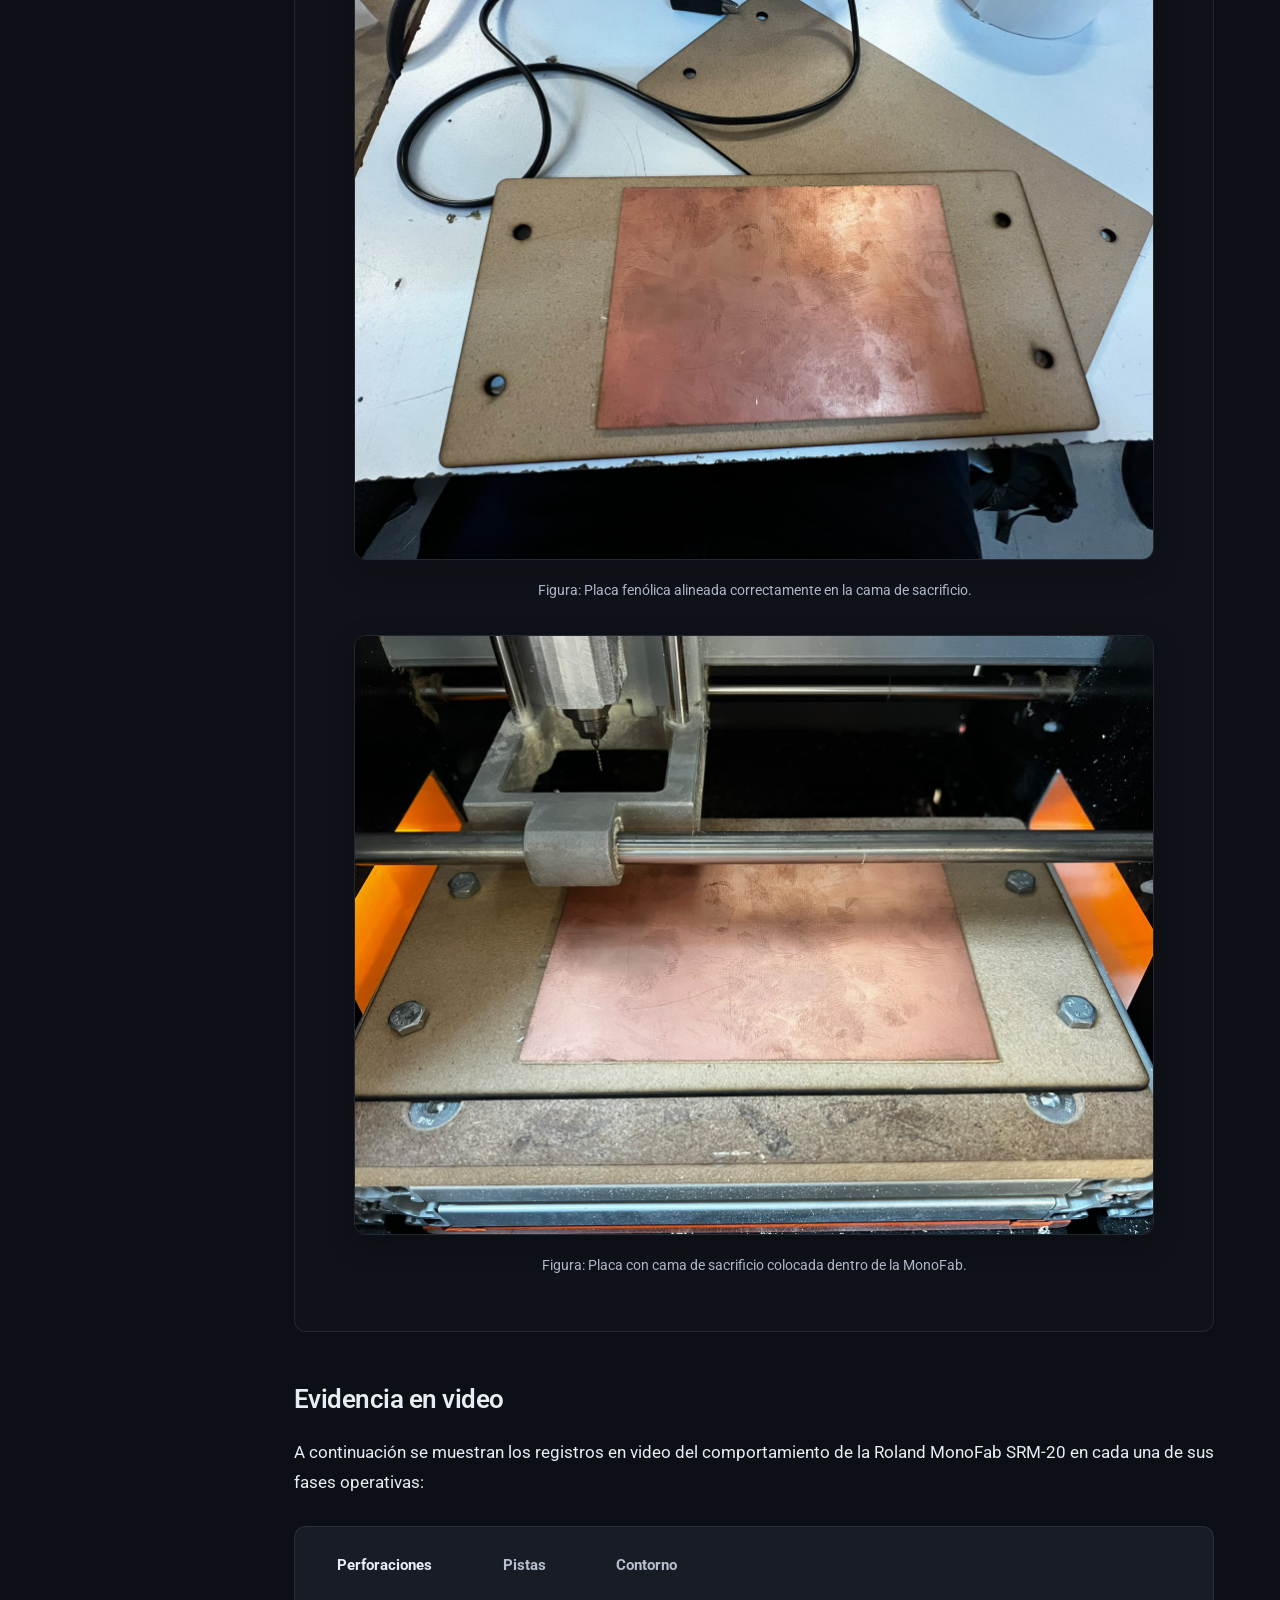
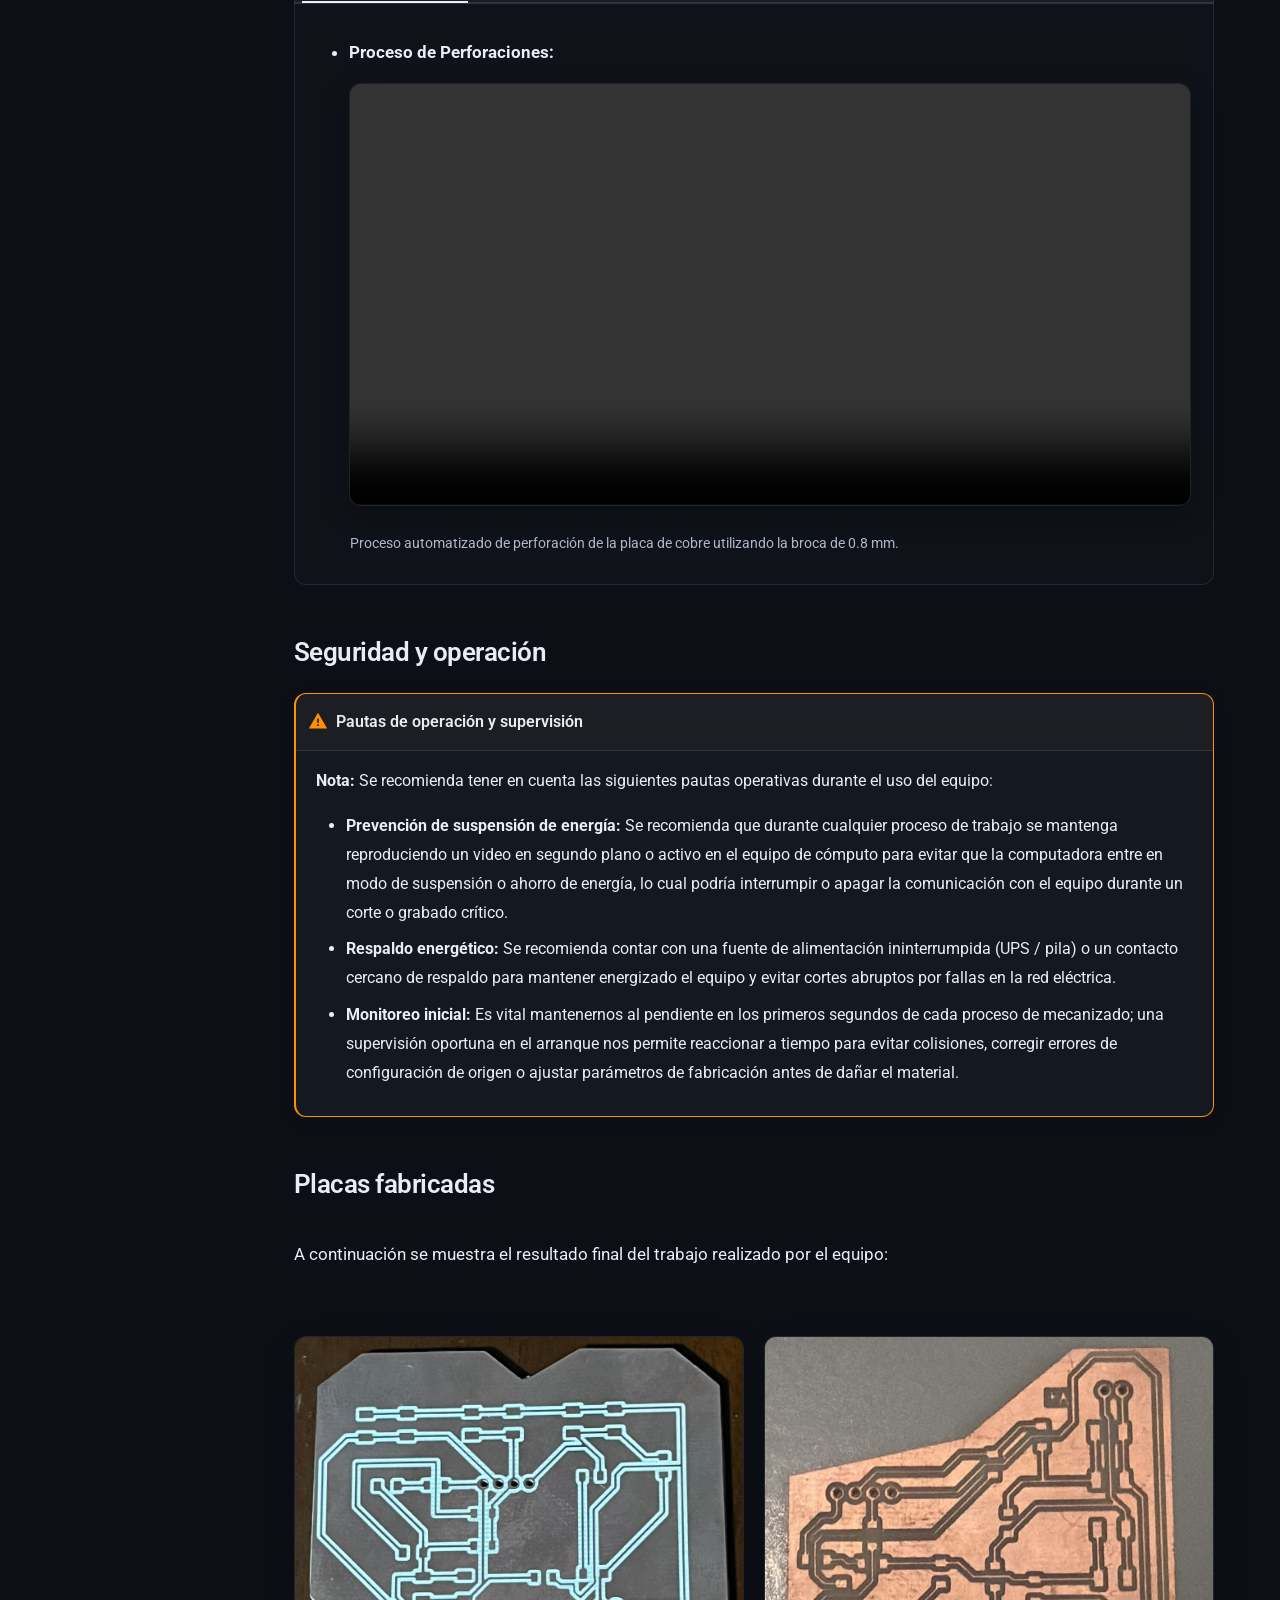
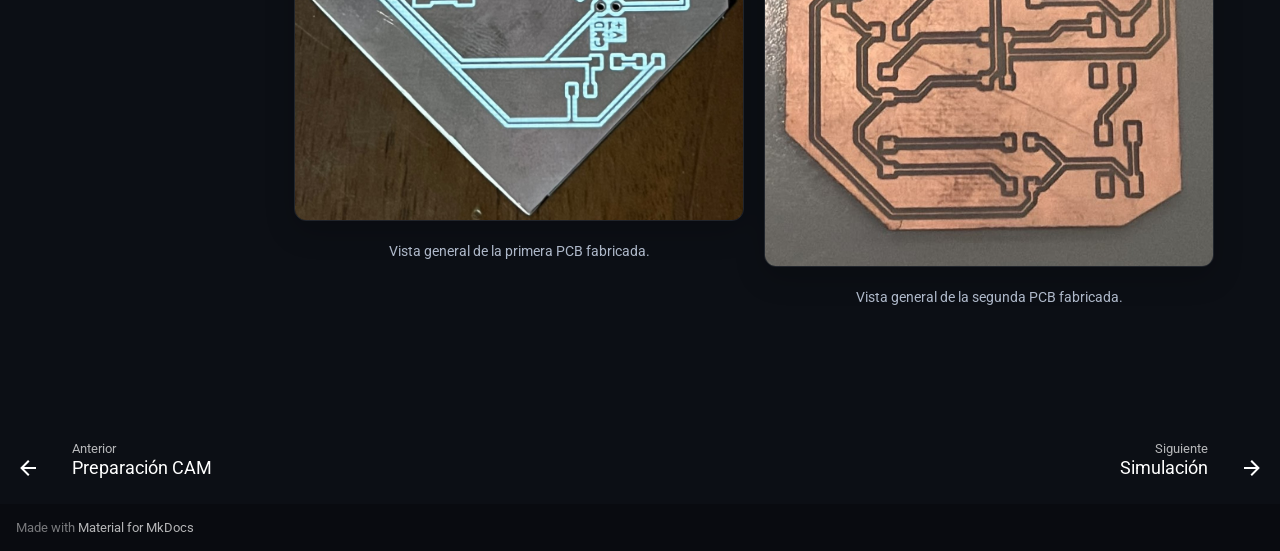
<file: Roland MonoFab/index.html>
<!doctype html>
<html lang="es" class="no-js">
  <head>
    
      <meta charset="utf-8">
      <meta name="viewport" content="width=device-width,initial-scale=1">
      
        <meta name="description" content="Portafolio de diseño, simulación y fabricación electrónica">
      
      
      
        <link rel="canonical" href="https://gerardo-esquivel.github.io/prod-electronica/Roland%20MonoFab/">
      
      
        <link rel="prev" href="../Mods%20CE/">
      
      
        <link rel="next" href="../Doc%20Multisim/">
      
      
        
      
      
      <link rel="icon" href="../assets/images/favicon.png">
      <meta name="generator" content="mkdocs-1.6.1, mkdocs-material-9.8.1">
    
    
      
        <title>Fabricación CNC - Producción Electrónica</title>
      
    
    
      <link rel="stylesheet" href="../assets/stylesheets/main.57a0d79d.min.css">
      
        
        <link rel="stylesheet" href="../assets/stylesheets/palette.fb2fffe2.min.css">
      
      


    
    
      
    
    
      
        
        
        <link rel="preconnect" href="https://fonts.gstatic.com" crossorigin>
        <link rel="stylesheet" href="https://fonts.googleapis.com/css?family=Roboto:300,300i,400,400i,700,700i%7CRoboto+Mono:400,400i,700,700i&display=fallback">
        <style>:root{--md-text-font:"Roboto";--md-code-font:"Roboto Mono"}</style>
      
    
    
      <link rel="stylesheet" href="../stylesheets/extra.css">
    
    <script>__md_scope=new URL("..",location),__md_hash=e=>[...e].reduce(((e,_)=>(e<<5)-e+_.charCodeAt(0)),0),__md_get=(e,_=localStorage,t=__md_scope)=>JSON.parse(_.getItem(t.pathname+"."+e)),__md_set=(e,_,t=localStorage,a=__md_scope)=>{try{t.setItem(a.pathname+"."+e,JSON.stringify(_))}catch(e){}}</script>
    
      

    
    
  </head>
  
  
    
    
      
    
    
    
    
    <body dir="ltr" data-md-color-scheme="slate" data-md-color-primary="black" data-md-color-accent="indigo">
  
    
    <input class="md-toggle" data-md-toggle="drawer" type="checkbox" id="__drawer" autocomplete="off">
    <input class="md-toggle" data-md-toggle="search" type="checkbox" id="__search" autocomplete="off">
    <label class="md-overlay" for="__drawer"></label>
    <div data-md-component="skip">
      
        
        <a href="#fabricacion-cnc-con-roland-monofab-srm-20" class="md-skip">
          Saltar a contenido
        </a>
      
    </div>
    <div data-md-component="announce">
      
    </div>
    
    
      

  

<header class="md-header md-header--shadow md-header--lifted" data-md-component="header">
  <nav class="md-header__inner md-grid" aria-label="Cabecera">
    <a href=".." title="Producción Electrónica" class="md-header__button md-logo" aria-label="Producción Electrónica" data-md-component="logo">
      
  
  <svg xmlns="http://www.w3.org/2000/svg" viewBox="0 0 24 24"><path d="M6 4h12v1h3v2h-3v2h3v2h-3v2h3v2h-3v2h3v2h-3v1H6v-1H3v-2h3v-2H3v-2h3v-2H3V9h3V7H3V5h3zm5 11v3h1v-3zm2 0v3h1v-3zm2 0v3h1v-3z"/></svg>

    </a>
    <label class="md-header__button md-icon" for="__drawer">
      
      <svg xmlns="http://www.w3.org/2000/svg" viewBox="0 0 24 24"><path d="M3 6h18v2H3zm0 5h18v2H3zm0 5h18v2H3z"/></svg>
    </label>
    <div class="md-header__title" data-md-component="header-title">
      <div class="md-header__ellipsis">
        <div class="md-header__topic">
          <span class="md-ellipsis">
            Producción Electrónica
          </span>
        </div>
        <div class="md-header__topic" data-md-component="header-topic">
          <span class="md-ellipsis">
            
              Fabricación CNC
            
          </span>
        </div>
      </div>
    </div>
    
      
        <form class="md-header__option" data-md-component="palette">
  
    
    
    
    <input class="md-option" data-md-color-media="" data-md-color-scheme="slate" data-md-color-primary="black" data-md-color-accent="indigo"  aria-hidden="true"  type="radio" name="__palette" id="__palette_0">
    
  
</form>
      
    
    
      <script>var palette=__md_get("__palette");if(palette&&palette.color){if("(prefers-color-scheme)"===palette.color.media){var media=matchMedia("(prefers-color-scheme: light)"),input=document.querySelector(media.matches?"[data-md-color-media='(prefers-color-scheme: light)']":"[data-md-color-media='(prefers-color-scheme: dark)']");palette.color.media=input.getAttribute("data-md-color-media"),palette.color.scheme=input.getAttribute("data-md-color-scheme"),palette.color.primary=input.getAttribute("data-md-color-primary"),palette.color.accent=input.getAttribute("data-md-color-accent")}for(var[key,value]of Object.entries(palette.color))document.body.setAttribute("data-md-color-"+key,value)}</script>
    
    
    
      
      
        <label class="md-header__button md-icon" for="__search">
          
          <svg xmlns="http://www.w3.org/2000/svg" viewBox="0 0 24 24"><path d="M9.5 3A6.5 6.5 0 0 1 16 9.5c0 1.61-.59 3.09-1.56 4.23l.27.27h.79l5 5-1.5 1.5-5-5v-.79l-.27-.27A6.52 6.52 0 0 1 9.5 16 6.5 6.5 0 0 1 3 9.5 6.5 6.5 0 0 1 9.5 3m0 2C7 5 5 7 5 9.5S7 14 9.5 14 14 12 14 9.5 12 5 9.5 5"/></svg>
        </label>
        <div class="md-search" data-md-component="search" role="dialog">
  <label class="md-search__overlay" for="__search"></label>
  <div class="md-search__inner" role="search">
    <form class="md-search__form" name="search">
      <input type="text" class="md-search__input" name="query" aria-label="Búsqueda" placeholder="Búsqueda" autocapitalize="off" autocorrect="off" autocomplete="off" spellcheck="false" data-md-component="search-query" required>
      <label class="md-search__icon md-icon" for="__search">
        
        <svg xmlns="http://www.w3.org/2000/svg" viewBox="0 0 24 24"><path d="M9.5 3A6.5 6.5 0 0 1 16 9.5c0 1.61-.59 3.09-1.56 4.23l.27.27h.79l5 5-1.5 1.5-5-5v-.79l-.27-.27A6.52 6.52 0 0 1 9.5 16 6.5 6.5 0 0 1 3 9.5 6.5 6.5 0 0 1 9.5 3m0 2C7 5 5 7 5 9.5S7 14 9.5 14 14 12 14 9.5 12 5 9.5 5"/></svg>
        
        <svg xmlns="http://www.w3.org/2000/svg" viewBox="0 0 24 24"><path d="M20 11v2H8l5.5 5.5-1.42 1.42L4.16 12l7.92-7.92L13.5 5.5 8 11z"/></svg>
      </label>
      <nav class="md-search__options" aria-label="Buscar">
        
        <button type="reset" class="md-search__icon md-icon" title="Limpiar" aria-label="Limpiar" tabindex="-1">
          
          <svg xmlns="http://www.w3.org/2000/svg" viewBox="0 0 24 24"><path d="M19 6.41 17.59 5 12 10.59 6.41 5 5 6.41 10.59 12 5 17.59 6.41 19 12 13.41 17.59 19 19 17.59 13.41 12z"/></svg>
        </button>
      </nav>
      
    </form>
    <div class="md-search__output">
      <div class="md-search__scrollwrap" tabindex="0" data-md-scrollfix>
        <div class="md-search-result" data-md-component="search-result">
          <div class="md-search-result__meta">
            Inicializando búsqueda
          </div>
          <ol class="md-search-result__list" role="presentation"></ol>
        </div>
      </div>
    </div>
  </div>
</div>
      
    
    
  </nav>
  
    
      
<nav class="md-tabs" aria-label="Pestañas" data-md-component="tabs">
  <div class="md-grid">
    <ul class="md-tabs__list">
      
        
  
  
  
  
    <li class="md-tabs__item">
      <a href=".." class="md-tabs__link">
        
  
  
    
  
  Inicio

      </a>
    </li>
  

      
        
  
  
  
  
    
    
      <li class="md-tabs__item">
        <a href="../Primeros%20pasos%20Kicad/" class="md-tabs__link">
          
  
  
  Diseño de PCB

        </a>
      </li>
    
  

      
        
  
  
  
  
    <li class="md-tabs__item">
      <a href="../Mods%20CE/" class="md-tabs__link">
        
  
  
    
  
  Preparación CAM

      </a>
    </li>
  

      
        
  
  
  
    
  
  
    <li class="md-tabs__item md-tabs__item--active">
      <a href="./" class="md-tabs__link">
        
  
  
    
  
  Fabricación CNC

      </a>
    </li>
  

      
        
  
  
  
  
    <li class="md-tabs__item">
      <a href="../Doc%20Multisim/" class="md-tabs__link">
        
  
  
    
  
  Simulación

      </a>
    </li>
  

      
        
  
  
  
  
    <li class="md-tabs__item">
      <a href="../Equipo%20de%20trabajo/" class="md-tabs__link">
        
  
  
    
  
  Equipo

      </a>
    </li>
  

      
    </ul>
  </div>
</nav>
    
  
</header>
    
    <div class="md-container" data-md-component="container">
      
      
        
      
      <main class="md-main" data-md-component="main">
        <div class="md-main__inner md-grid">
          
            
              
              <div class="md-sidebar md-sidebar--primary" data-md-component="sidebar" data-md-type="navigation" >
                <div class="md-sidebar__scrollwrap">
                  <div class="md-sidebar__inner">
                    


  


  

<nav class="md-nav md-nav--primary md-nav--lifted md-nav--integrated" aria-label="Navegación" data-md-level="0">
  <label class="md-nav__title" for="__drawer">
    <a href=".." title="Producción Electrónica" class="md-nav__button md-logo" aria-label="Producción Electrónica" data-md-component="logo">
      
  
  <svg xmlns="http://www.w3.org/2000/svg" viewBox="0 0 24 24"><path d="M6 4h12v1h3v2h-3v2h3v2h-3v2h3v2h-3v2h3v2h-3v1H6v-1H3v-2h3v-2H3v-2h3v-2H3V9h3V7H3V5h3zm5 11v3h1v-3zm2 0v3h1v-3zm2 0v3h1v-3z"/></svg>

    </a>
    Producción Electrónica
  </label>
  
  <ul class="md-nav__list" data-md-scrollfix>
    
      
      
  
  
  
  
    <li class="md-nav__item">
      <a href=".." class="md-nav__link">
        
  
  
  <span class="md-ellipsis">
    
  
    Inicio
  

    
  </span>
  
  

      </a>
    </li>
  

    
      
      
  
  
  
  
    
    
    
    
      
      
        
      
    
    
    <li class="md-nav__item md-nav__item--nested">
      
        
        
          
        
        <input class="md-nav__toggle md-toggle md-toggle--indeterminate" type="checkbox" id="__nav_2" >
        
          
          <label class="md-nav__link" for="__nav_2" id="__nav_2_label" tabindex="0">
            
  
  
  <span class="md-ellipsis">
    
  
    Diseño de PCB
  

    
  </span>
  
  

            <span class="md-nav__icon md-icon"></span>
          </label>
        
        <nav class="md-nav" data-md-level="1" aria-labelledby="__nav_2_label" aria-expanded="false">
          <label class="md-nav__title" for="__nav_2">
            <span class="md-nav__icon md-icon"></span>
            
  
    Diseño de PCB
  

          </label>
          <ul class="md-nav__list" data-md-scrollfix>
            
              
                
  
  
  
  
    <li class="md-nav__item">
      <a href="../Primeros%20pasos%20Kicad/" class="md-nav__link">
        
  
  
  <span class="md-ellipsis">
    
  
    KiCad
  

    
  </span>
  
  

      </a>
    </li>
  

              
            
              
                
  
  
  
  
    <li class="md-nav__item">
      <a href="../Altium%20Designer/" class="md-nav__link">
        
  
  
  <span class="md-ellipsis">
    
  
    Altium Designer
  

    
  </span>
  
  

      </a>
    </li>
  

              
            
          </ul>
        </nav>
      
    </li>
  

    
      
      
  
  
  
  
    <li class="md-nav__item">
      <a href="../Mods%20CE/" class="md-nav__link">
        
  
  
  <span class="md-ellipsis">
    
  
    Preparación CAM
  

    
  </span>
  
  

      </a>
    </li>
  

    
      
      
  
  
    
  
  
  
    <li class="md-nav__item md-nav__item--active">
      
      <input class="md-nav__toggle md-toggle" type="checkbox" id="__toc">
      
      
        
      
      
        <label class="md-nav__link md-nav__link--active" for="__toc">
          
  
  
  <span class="md-ellipsis">
    
  
    Fabricación CNC
  

    
  </span>
  
  

          <span class="md-nav__icon md-icon"></span>
        </label>
      
      <a href="./" class="md-nav__link md-nav__link--active">
        
  
  
  <span class="md-ellipsis">
    
  
    Fabricación CNC
  

    
  </span>
  
  

      </a>
      
        

<nav class="md-nav md-nav--secondary" aria-label="Tabla de contenidos">
  
  
  
    
  
  
    <label class="md-nav__title" for="__toc">
      <span class="md-nav__icon md-icon"></span>
      Tabla de contenidos
    </label>
    <ul class="md-nav__list" data-md-component="toc" data-md-scrollfix>
      
        <li class="md-nav__item">
  <a href="#instalacion-de-drivers-y-vpanel" class="md-nav__link">
    <span class="md-ellipsis">
      
        Instalación de drivers y VPanel
      
    </span>
  </a>
  
</li>
      
        <li class="md-nav__item">
  <a href="#control-de-la-maquina" class="md-nav__link">
    <span class="md-ellipsis">
      
        Control de la máquina
      
    </span>
  </a>
  
</li>
      
        <li class="md-nav__item">
  <a href="#fases-y-herramientas" class="md-nav__link">
    <span class="md-ellipsis">
      
        Fases y herramientas
      
    </span>
  </a>
  
</li>
      
        <li class="md-nav__item">
  <a href="#camas-de-sacrificio-y-recursos" class="md-nav__link">
    <span class="md-ellipsis">
      
        Camas de sacrificio y recursos
      
    </span>
  </a>
  
</li>
      
        <li class="md-nav__item">
  <a href="#fabricacion-paso-a-paso" class="md-nav__link">
    <span class="md-ellipsis">
      
        Fabricación paso a paso
      
    </span>
  </a>
  
</li>
      
        <li class="md-nav__item">
  <a href="#evidencia-en-video" class="md-nav__link">
    <span class="md-ellipsis">
      
        Evidencia en video
      
    </span>
  </a>
  
</li>
      
        <li class="md-nav__item">
  <a href="#seguridad-y-operacion" class="md-nav__link">
    <span class="md-ellipsis">
      
        Seguridad y operación
      
    </span>
  </a>
  
</li>
      
        <li class="md-nav__item">
  <a href="#placas-fabricadas" class="md-nav__link">
    <span class="md-ellipsis">
      
        Placas fabricadas
      
    </span>
  </a>
  
</li>
      
    </ul>
  
</nav>
      
    </li>
  

    
      
      
  
  
  
  
    <li class="md-nav__item">
      <a href="../Doc%20Multisim/" class="md-nav__link">
        
  
  
  <span class="md-ellipsis">
    
  
    Simulación
  

    
  </span>
  
  

      </a>
    </li>
  

    
      
      
  
  
  
  
    <li class="md-nav__item">
      <a href="../Equipo%20de%20trabajo/" class="md-nav__link">
        
  
  
  <span class="md-ellipsis">
    
  
    Equipo
  

    
  </span>
  
  

      </a>
    </li>
  

    
  </ul>
</nav>
                  </div>
                </div>
              </div>
            
            
          
          
            <div class="md-content" data-md-component="content">
              
              <article class="md-content__inner md-typeset">
                
                  



<h1 id="fabricacion-cnc-con-roland-monofab-srm-20">Fabricación CNC con Roland MonoFab SRM-20<a class="headerlink" href="#fabricacion-cnc-con-roland-monofab-srm-20" title="Enlace permanente">&para;</a></h1>
<p>A continuación, se presenta la documentación detallada para la correcta instalación, configuración y operación de la fresadora Roland MonoFab SRM-20, diseñada específicamente para el flujo de trabajo en la fabricación de circuitos impresos (PCBs).</p>
<hr />
<details class="abstract">
<summary>Explorar esta guía</summary>
<ul>
<li><a href="#instalacion-de-drivers-y-vpanel">Instalación de drivers y VPanel</a></li>
<li><a href="#control-de-la-maquina">Control de la máquina</a></li>
<li><a href="#fases-y-herramientas">Fases y herramientas</a></li>
<li><a href="#camas-de-sacrificio-y-recursos">Camas de sacrificio y recursos</a></li>
<li><a href="#fabricacion-paso-a-paso">Fabricación paso a paso</a></li>
<li><a href="#evidencia-en-video">Evidencia en video</a></li>
<li><a href="#seguridad-y-operacion">Seguridad y operación</a></li>
<li><a href="#placas-fabricadas">Placas fabricadas</a></li>
</ul>
</details>
<h2 id="instalacion-de-drivers-y-vpanel">Instalación de drivers y VPanel<a class="headerlink" href="#instalacion-de-drivers-y-vpanel" title="Enlace permanente">&para;</a></h2>
<p>Para asegurar la correcta comunicación entre la computadora y la máquina, es indispensable contar con los controladores oficiales y el software de control <strong>VPanel</strong>.</p>
<div class="tabbed-set tabbed-alternate" data-tabs="1:2"><input checked="checked" id="__tabbed_1_1" name="__tabbed_1" type="radio" /><input id="__tabbed_1_2" name="__tabbed_1" type="radio" /><div class="tabbed-labels"><label for="__tabbed_1_1">Paso 1 · Drivers</label><label for="__tabbed_1_2">Paso 2 · VPanel</label></div>
<div class="tabbed-content">
<div class="tabbed-block">
<ul>
<li><strong>Drivers de la máquina:</strong> Puedes realizar la descarga directa desde este repositorio en un archivo <code>.zip</code> o consultar la sección oficial de soporte de Roland para asegurar la compatibilidad con tu sistema operativo. Una vez descargado, sigue los pasos de instalación seleccionando la carpeta correcta para tu arquitectura:</li>
</ul>
<p><p align="center">
  <a href="../recursos/archivos/monofabDriver_V180.zip" target="_blank">[monofabDriver_V180 (Zip)]</a>
</p></p>
<details class="example">
<summary>Instalación del driver en imágenes</summary>
<p><p align="center">
  <img src="../recursos/imgs/monofab-driver-instalacion-paso-01.png" alt="Vista previa del proceso" width="800"><br>
</p></p>
<p><p align="center">
  <img src="../recursos/imgs/monofab-driver-sistema-operativo.png" alt="Selección de carpeta según sistema operativo" width="800"><br>
  <sub>Figura: Selección de la carpeta según nuestro sistema operativo.</sub>
</p></p>
<p><p align="center">
  <img src="../recursos/imgs/monofab-driver-preparacion-instalador.png" alt="Preparación de ejecución" width="800"><br>
</p></p>
<p><p align="center">
  <img src="../recursos/imgs/monofab-driver-ejecucion-administrador.png" alt="Ejecución del driver como administrador" width="800"><br>
  <sub>Figura: Ejecución del driver srm-20 como administrador.</sub>
</p></p>
</details>
</div>
<div class="tabbed-block">
<ul>
<li><strong>Instalación del VPanel:</strong> El VPanel es la interfaz gráfica que nos permite manipular los ejes de la máquina, configurar velocidades y enviar los archivos de corte (<code>.rml</code>). Puedes descargar el programa desde el siguiente enlace; una vez descargado, descomprímelo y ejecuta el archivo:</li>
</ul>
<p><p align="center">
  <a href="../recursos/archivos/VPanel-for-SRM-20_Installer.zip" target="_blank">[VPanel-for-SRM-20_Installer (Zip)]</a>
</p></p>
</div>
</div>
</div>
<h2 id="control-de-la-maquina">Control de la máquina<a class="headerlink" href="#control-de-la-maquina" title="Enlace permanente">&para;</a></h2>
<p>El VPanel cuenta con diferentes secciones clave para el control de movimiento y la gestión de trabajos.</p>
<p align="center">
  <img src="../recursos/imgs/monofab-vpanel-pantalla-principal.png" alt="Menú principal del VPanel" width="800"><br>
  <sub>Figura: Menú principal del VPanel para SRM-20, mostrando las coordenadas, controles de movimiento, pasos del cursor y botones de operación.</sub>
</p>

<div class="tabbed-set tabbed-alternate" data-tabs="2:2"><input checked="checked" id="__tabbed_2_1" name="__tabbed_2" type="radio" /><input id="__tabbed_2_2" name="__tabbed_2" type="radio" /><div class="tabbed-labels"><label for="__tabbed_2_1">Movimiento</label><label for="__tabbed_2_2">Orígenes y trabajo</label></div>
<div class="tabbed-content">
<div class="tabbed-block">
<h3 id="controles-de-movimiento-y-unidades-cursor-step">Controles de Movimiento y Unidades (Cursor Step)<a class="headerlink" href="#controles-de-movimiento-y-unidades-cursor-step" title="Enlace permanente">&para;</a></h3>
<ul>
<li>🟠 <strong>Naranja y 🟢 Verde:</strong> En la parte central del VPanel encontramos los botones de desplazamiento de los ejes X, Y y Z.</li>
<li>🔵 <strong>Azul:</strong> Justo debajo se encuentran los selectores de <strong>Cursor Step</strong> (<code>Continue</code>, <code>x100</code>, <code>x10</code>, <code>x1</code>). Entre más pequeño sea el valor seleccionado (como <code>x1</code>), menor será el recorrido de la herramienta por cada clic. Esto es <strong>extremadamente útil para la calibración fina</strong> y ajustes de precisión.</li>
</ul>
</div>
<div class="tabbed-block">
<h3 id="origenes-y-sistema-de-coordenadas">Orígenes y Sistema de Coordenadas<a class="headerlink" href="#origenes-y-sistema-de-coordenadas" title="Enlace permanente">&para;</a></h3>
<ul>
<li>🔴 <strong>Rojo (Guardar Orígenes):</strong> Podemos definir y almacenar nuestros puntos de origen (ceros de trabajo en X, Y y Z) utilizando los botones de configuración de coordenadas en el panel lateral derecho.</li>
<li>🟡 <strong>Amarillo (Pausa y Cancelar):</strong> En la esquina inferior derecha se encuentran los botones de control de ejecución (<code>PAUSE</code>/<code>RESUME</code> y <code>Cancel</code>), vitales para detener el proceso en caso de cualquier emergencia o imprevisto.</li>
<li>🟤 <strong>Café:</strong> Muestra las coordenadas actuales.</li>
<li>🟣 <strong>Morado:</strong> Mueve hacia nuestro origen guardado.</li>
<li>⚪ <strong>Rosa:</strong> Comenzar un proceso de corte.</li>
</ul>
<p><p align="center">
  <img src="../recursos/imgs/monofab-vpanel-panel-controles.png" alt="Vista del panel con las secciones mencionadas" width="800"><br>
  <sub>Figura: Vista del panel con las secciones mencionadas.</sub>
</p></p>
<div class="admonition warning">
<p class="admonition-title">Antes de ejecutar Output</p>
<p>Una vez dado clic en el botón de <strong><code>Cut</code></strong> se nos desplegará el siguiente menú donde podremos subir un archivo. El fresado comenzará instantáneamente una vez que demos clic en <strong><code>Output</code></strong>. Es <strong>muy importante</strong> antes de empezar haber calibrado correctamente todos nuestros ejes y tener despegada la broca de nuestra placa para evitar rayones o desgastar la punta.</p>
</div>
<p><p align="center">
  <img src="../recursos/imgs/monofab-vpanel-carga-trabajo.png" alt="Vista del panel para subir archivos" width="800"><br>
  <sub>Figura: Vista del panel para subir archivos.</sub>
</p></p>
</div>
</div>
</div>
<h2 id="fases-y-herramientas">Fases y herramientas<a class="headerlink" href="#fases-y-herramientas" title="Enlace permanente">&para;</a></h2>
<p>Para la fabricación exitosa de una placa de circuito impreso (PCB), es fundamental mantener un orden riguroso y utilizar la herramienta adecuada en cada etapa:</p>
<ol>
<li><strong>Perforaciones:</strong> Se inicia con las perforaciones de la placa. Para esta fase utilizaremos una broca especial de <strong>0.8 mm</strong>.</li>
<li><strong>Trazado de Pistas:</strong> En esta segunda etapa se generan las trazas del circuito. Utilizaremos un cortador en V (<em>V-cutter</em>) con un diámetro de <strong>0.4 mm</strong>.</li>
<li><strong>Contorno:</strong> Finalmente, se realiza el corte exterior para separar la placa utilizando una herramienta de fresado de <strong>2 mm</strong>.</li>
</ol>
<p align="center">
  <img src="../recursos/imgs/monofab-herramientas-llave-allen.jpeg" alt="Herramientas y llave Allen" width="800"><br>
  <sub>Figura: Herramientas de sujeción, espátulas, brocas y la llave Allen indispensable para aflojar y apretar el mandril que sostiene las herramientas de corte.</sub>
</p>

<hr />
<h2 id="camas-de-sacrificio-y-recursos">Camas de sacrificio y recursos<a class="headerlink" href="#camas-de-sacrificio-y-recursos" title="Enlace permanente">&para;</a></h2>
<ul>
<li><strong>Camas de sacrificio:</strong> Es altamente recomendable utilizar nuestras propias camas de sacrificio (usualmente hechas de MDF o materiales similares) colocadas sobre la base de la máquina. Esto protege la estructura principal de la fresadora de posibles daños accidentales durante el fresado de contornos.</li>
<li><strong>Descarga de Archivos:</strong> Puedes acceder al diseño base en formato DXF desde el siguiente enlace:<br />
  <a href="../recursos/archivos/Sacrificio-SS.dxf" target="_blank">[Sacrificio SS (DXF)]</a></li>
</ul>
<hr />
<h2 id="fabricacion-paso-a-paso">Fabricación paso a paso<a class="headerlink" href="#fabricacion-paso-a-paso" title="Enlace permanente">&para;</a></h2>
<div class="admonition warning">
<p class="admonition-title">Al cambiar de herramienta</p>
<p><strong>Precaución Crítica en el Cambio de Herramienta:</strong> Procedemos a cambiar la broca por la siguiente herramienta (por ejemplo, el cortador en V para pistas) y <strong>volvemos a calibrar únicamente en el eje Z</strong>. Es <strong>sumamente importante no mover los ejes X y Y</strong>, ya que cualquier alteración en dichos ejes provocará que las pistas o perforaciones posteriores queden totalmente desfasadas.</p>
</div>
<div class="tabbed-set tabbed-alternate" data-tabs="3:4"><input checked="checked" id="__tabbed_3_1" name="__tabbed_3" type="radio" /><input id="__tabbed_3_2" name="__tabbed_3" type="radio" /><input id="__tabbed_3_3" name="__tabbed_3" type="radio" /><input id="__tabbed_3_4" name="__tabbed_3" type="radio" /><div class="tabbed-labels"><label for="__tabbed_3_1">Paso 1 · Fijar</label><label for="__tabbed_3_2">Paso 2 · Broca</label><label for="__tabbed_3_3">Paso 3 · Calibrar</label><label for="__tabbed_3_4">Paso 4 · Ejecutar</label></div>
<div class="tabbed-content">
<div class="tabbed-block">
<ol>
<li><strong>Preparación de la Superficie:</strong> Limpiamos la cama de sacrificio y utilizamos <strong>cinta doble cara</strong> para fijar nuestra placa de cobre, procurando pegarla lo más derecha y alineada posible para evitar errores de paralelismo.</li>
</ol>
<p><p align="center">
  <img src="../recursos/imgs/monofab-placa-fenolica-cinta-doble-cara.jpeg" alt="Placa fenólica con cinta doble cara" width="800"><br>
  <sub>Figura: Placa fenólica con cinta doble cara.</sub>
</p></p>
<p><p align="center">
  <img src="../recursos/imgs/monofab-placa-alineada-mesa.jpeg" alt="Placa alineada" width="800"><br>
  <sub>Figura: Placa fenólica alineada correctamente en la cama de sacrificio.</sub>
</p></p>
<p><p align="center">
  <img src="../recursos/imgs/monofab-cama-sacrificio-maquina.jpeg" alt="Placa con cama de sacrificio dentro de la MonoFab" width="800"><br>
  <sub>Figura: Placa con cama de sacrificio colocada dentro de la MonoFab.</sub>
</p></p>
</div>
<div class="tabbed-block">
<ol>
<li><strong>Colocación de la Broca:</strong> Usando la herramienta de la llave Allen, aflojamos el tornillo y colocamos la broca o cortador; posteriormente volvemos a apretar para continuar con la calibración.</li>
</ol>
<p><p align="center">
  <img src="../recursos/imgs/monofab-colocacion-fresa.jpeg" alt="Colocación del cortador" width="800"><br>
  <sub>Figura: Colocación del cortador.</sub>
</p></p>
</div>
<div class="tabbed-block">
<ol>
<li>
<p><strong>Calibración de Ejes X e Y:</strong> Movemos la máquina mediante el VPanel hasta la esquina inferior izquierda de la placa de cobre y guardamos el origen en X e Y (<code>X/Y</code> en <em>Set Origin Point</em>).</p>
</li>
<li>
<p><strong>Calibración del Eje Z:</strong> Para el eje Z, utilizamos la técnica clásica de colocar un <strong>pequeño trozo de papel</strong> entre la punta de la herramienta y la superficie de la placa, bajando lentamente el eje Z hasta sentir una ligera fricción al mover el papel. Una vez logrado, fijamos el origen en Z.</p>
</li>
</ol>
<p><p align="center">
  <img src="../recursos/imgs/monofab-calibracion-origen.jpeg" alt="Calibración en la esquina inferior izquierda" width="800"><br>
  <sub>Figura: Calibración de la MonoFab en la esquina inferior izquierda.</sub>
</p></p>
</div>
<div class="tabbed-block">
<ol>
<li>
<p><strong>Ejecución del Trabajo:</strong> Con los orígenes correctamente fijados, subimos nuestro archivo de perforaciones (<code>.rml</code>), verificamos la vista previa y presionamos <em>Output</em> para iniciar el proceso.</p>
</li>
<li>
<p><strong>Inspección y Cambio de Herramienta:</strong> Una vez finalizado el trabajo de perforación, acercamos la placa hacia nosotros utilizando el VPanel para poder aspirar los residuos y revisar el resultado.</p>
</li>
</ol>
<p><p align="center">
  <img src="../recursos/imgs/monofab-placa-perforada-limpieza.jpeg" alt="Placa perforada lista para aspirar" width="800"><br>
  <sub>Figura: Placa fenólica perforada lista para aspirar residuos.</sub>
</p></p>
</div>
</div>
</div>
<h2 id="evidencia-en-video">Evidencia en video<a class="headerlink" href="#evidencia-en-video" title="Enlace permanente">&para;</a></h2>
<p>A continuación se muestran los registros en video del comportamiento de la Roland MonoFab SRM-20 en cada una de sus fases operativas:</p>
<div class="tabbed-set tabbed-alternate" data-tabs="4:3"><input checked="checked" id="__tabbed_4_1" name="__tabbed_4" type="radio" /><input id="__tabbed_4_2" name="__tabbed_4" type="radio" /><input id="__tabbed_4_3" name="__tabbed_4" type="radio" /><div class="tabbed-labels"><label for="__tabbed_4_1">Perforaciones</label><label for="__tabbed_4_2">Pistas</label><label for="__tabbed_4_3">Contorno</label></div>
<div class="tabbed-content">
<div class="tabbed-block">
<ul>
<li><strong>Proceso de Perforaciones:</strong>
  <video controls width="100%">
    <source src="../recursos/imgs/monofab-perforado-placa.mp4" type="video/mp4">
    Tu navegador no soporta la reproducción de video.
  </video>
  <sub>Proceso automatizado de perforación de la placa de cobre utilizando la broca de 0.8 mm.</sub></li>
</ul>
</div>
<div class="tabbed-block">
<ul>
<li><strong>Proceso de Trazado de Pistas:</strong>
  <video controls width="100%">
    <source src="../recursos/imgs/monofab-fresado-pistas.mp4" type="video/mp4">
    Tu navegador no soporta la reproducción de video.
  </video>
  <sub>Mecanizado y aislamiento de las pistas del circuito con el cortador en V de 0.4 mm.</sub></li>
</ul>
</div>
<div class="tabbed-block">
<ul>
<li><strong>Proceso de Contorno:</strong>
  <video controls width="100%">
    <source src="../recursos/imgs/monofab-fresado-contorno.mp4" type="video/mp4">
    Tu navegador no soporta la reproducción de video.
  </video>
  <sub>Corte final de contorno de la placa utilizando la herramienta de 2 mm.</sub></li>
</ul>
</div>
</div>
</div>
<h2 id="seguridad-y-operacion">Seguridad y operación<a class="headerlink" href="#seguridad-y-operacion" title="Enlace permanente">&para;</a></h2>
<div class="admonition warning">
<p class="admonition-title">Pautas de operación y supervisión</p>
<p><strong>Nota:</strong> Se recomienda tener en cuenta las siguientes pautas operativas durante el uso del equipo:</p>
<ul>
<li><strong>Prevención de suspensión de energía:</strong> Se recomienda que durante cualquier proceso de trabajo se mantenga reproduciendo un video en segundo plano o activo en el equipo de cómputo para evitar que la computadora entre en modo de suspensión o ahorro de energía, lo cual podría interrumpir o apagar la comunicación con el equipo durante un corte o grabado crítico.</li>
<li><strong>Respaldo energético:</strong> Se recomienda contar con una fuente de alimentación ininterrumpida (UPS / pila) o un contacto cercano de respaldo para mantener energizado el equipo y evitar cortes abruptos por fallas en la red eléctrica.</li>
<li><strong>Monitoreo inicial:</strong> Es vital mantenernos al pendiente en los primeros segundos de cada proceso de mecanizado; una supervisión oportuna en el arranque nos permite reaccionar a tiempo para evitar colisiones, corregir errores de configuración de origen o ajustar parámetros de fabricación antes de dañar el material.</li>
</ul>
</div>
<h2 id="placas-fabricadas">Placas fabricadas<a class="headerlink" href="#placas-fabricadas" title="Enlace permanente">&para;</a></h2>
<div class="media-grid">
<p>A continuación se muestra el resultado final del trabajo realizado por el equipo:</p>
<p align="center">
  <img src="../recursos/imgs/monofab-galeria-placa-fabricada-01.jpeg" alt="Primera placa fabricada" width="500"><br>
  <sub>Vista general de la primera PCB fabricada.</sub>
</p>
<p align="center">
  <img src="../recursos/imgs/monofab-galeria-placa-fabricada-02.jpeg" alt="Segunda placa fabricada" width="500"><br>
  <sub>Vista general de la segunda PCB fabricada.</sub>
</p>
</div>












                
              </article>
            </div>
          
          
<script>var target=document.getElementById(location.hash.slice(1));target&&target.name&&(target.checked=target.name.startsWith("__tabbed_"))</script>
        </div>
        
          <button type="button" class="md-top md-icon" data-md-component="top" hidden>
  
  <svg xmlns="http://www.w3.org/2000/svg" viewBox="0 0 24 24"><path d="M13 20h-2V8l-5.5 5.5-1.42-1.42L12 4.16l7.92 7.92-1.42 1.42L13 8z"/></svg>
  Volver al principio
</button>
        
      </main>
      
        <footer class="md-footer">
  
    
      
      <nav class="md-footer__inner md-grid" aria-label="Pie" >
        
          
          <a href="../Mods%20CE/" class="md-footer__link md-footer__link--prev" aria-label="Anterior: Preparación CAM">
            <div class="md-footer__button md-icon">
              
              <svg xmlns="http://www.w3.org/2000/svg" viewBox="0 0 24 24"><path d="M20 11v2H8l5.5 5.5-1.42 1.42L4.16 12l7.92-7.92L13.5 5.5 8 11z"/></svg>
            </div>
            <div class="md-footer__title">
              <span class="md-footer__direction">
                Anterior
              </span>
              <div class="md-ellipsis">
                Preparación CAM
              </div>
            </div>
          </a>
        
        
          
          <a href="../Doc%20Multisim/" class="md-footer__link md-footer__link--next" aria-label="Siguiente: Simulación">
            <div class="md-footer__title">
              <span class="md-footer__direction">
                Siguiente
              </span>
              <div class="md-ellipsis">
                Simulación
              </div>
            </div>
            <div class="md-footer__button md-icon">
              
              <svg xmlns="http://www.w3.org/2000/svg" viewBox="0 0 24 24"><path d="M4 11v2h12l-5.5 5.5 1.42 1.42L19.84 12l-7.92-7.92L10.5 5.5 16 11z"/></svg>
            </div>
          </a>
        
      </nav>
    
  
  <div class="md-footer-meta md-typeset">
    <div class="md-footer-meta__inner md-grid">
      <div class="md-copyright">
  
  
    Made with
    <a href="https://squidfunk.github.io/mkdocs-material/" target="_blank" rel="noopener">
      Material for MkDocs
    </a>
  
</div>
      
    </div>
  </div>
</footer>
      
    </div>
    <div class="md-dialog" data-md-component="dialog">
      <div class="md-dialog__inner md-typeset"></div>
    </div>
    
    
    
      
      
      <script id="__config" type="application/json">{"annotate": null, "base": "..", "features": ["navigation.tabs", "navigation.tabs.sticky", "navigation.sections", "navigation.expand", "toc.integrate", "navigation.top", "navigation.footer", "content.code.copy", "content.tooltips"], "search": "../assets/javascripts/workers/search.a7633da7.min.js", "tags": null, "translations": {"clipboard.copied": "Copiado al portapapeles", "clipboard.copy": "Copiar al portapapeles", "search.result.more.one": "1 m\u00e1s en esta p\u00e1gina", "search.result.more.other": "# m\u00e1s en esta p\u00e1gina", "search.result.none": "No se encontraron documentos", "search.result.one": "1 documento encontrado", "search.result.other": "# documentos encontrados", "search.result.placeholder": "Teclee para comenzar b\u00fasqueda", "search.result.term.missing": "Falta", "select.version": "Seleccionar versi\u00f3n"}, "version": null}</script>
    
    
      <script src="../assets/javascripts/bundle.a5f9d56c.min.js"></script>
      
    
  </body>
</html>
</file>
<file: stylesheets/extra.css>
/* Producción Electrónica: superficies, tipografía y lectura */
:root {
  color-scheme: dark;
  --ui-surface: #141820;
  --ui-raised: #1b202a;
  --ui-border: rgba(222,228,255,.10);
  --ui-accent: #b6baff;
  --ui-muted: #aeb8c9;
  --ui-shadow: 0 10px 30px rgba(0,0,0,.2);
}
[data-md-color-scheme="slate"] {
  --md-hue: 225;
  --md-default-bg-color: #0c0f15;
  --md-default-bg-color--light: #141820;
  --md-default-bg-color--lighter: #1b202a;
  --md-default-fg-color: #e9edf5;
  --md-default-fg-color--light: #b8c1d2;
  --md-default-fg-color--lighter: #929eb4;
  --md-primary-fg-color: #0e1118;
  --md-primary-bg-color: #edf0f8;
  --md-accent-fg-color: #b6baff;
  --md-accent-fg-color--transparent: rgba(182,186,255,.10);
  --md-typeset-a-color: #bfc4ff;
  --md-code-bg-color: #171c26;
  --md-code-fg-color: #e3e8ff;
  --md-footer-bg-color: #0c0f15;
  --md-footer-bg-color--dark: #090b10;
}
.md-grid { max-width: 74rem; }
.md-content { min-width: 0; }
.md-content__inner { max-width: 48rem; margin: 1.4rem auto 3.5rem; padding-inline: 1rem; }
.md-typeset { font-size: .84rem; line-height: 1.8; overflow-wrap: anywhere; }
.md-typeset p { margin-block: 1em; }
.md-typeset h1 { color: #f0f3fa; font-size: clamp(1.65rem,3vw,2.2rem); font-weight: 650; letter-spacing: -.035em; line-height: 1.2; }
.md-typeset h2 { margin-top: 2.5rem; margin-bottom: 1rem; color: #e8ecf5; font-size: 1.28rem; font-weight: 600; letter-spacing: -.02em; line-height: 1.35; scroll-margin-top: 8rem; }
.md-typeset h3 { margin-top: 1.6rem; font-size: 1rem; font-weight: 600; line-height: 1.5; scroll-margin-top: 8rem; }
.md-typeset h4 { color: #c8d0e0; }
.md-typeset hr { margin-block: 1.7rem; border-color: var(--ui-border); }
.md-typeset li { margin-bottom: .5em; }
.md-typeset a { text-underline-offset: .2em; }
.md-typeset a:hover { text-decoration: underline; }
.md-typeset code { border: 1px solid rgba(222,228,255,.06); border-radius: 5px; padding: .1em .3em; }
.md-typeset pre code { border: 0; padding: .85rem; }
.md-typeset pre { border: 1px solid var(--ui-border); border-radius: 12px; overflow: hidden; }
/* Cabecera y navegación */
.md-header,.md-tabs { background: rgba(14,17,24,.94); box-shadow: none; border-bottom: 1px solid var(--ui-border); }
@supports(backdrop-filter:blur(16px)) {
  .md-header,.md-tabs { background: rgba(14,17,24,.82); backdrop-filter: blur(16px); }
}
.md-header__title { font-size: .86rem; letter-spacing: -.01em; }
.md-tabs__link { font-size: .72rem; }
.md-tabs__item--active .md-tabs__link { color: #d6d8ff; }
.md-search__form { border: 1px solid var(--ui-border); border-radius: 10px; background: rgba(255,255,255,.035); }
.md-sidebar--primary .md-nav { font-size: .72rem; line-height: 1.5; }
.md-sidebar--primary .md-nav__title { color: #c8d0e0; font-weight: 600; box-shadow: none; background: transparent; }
.md-sidebar--primary .md-nav__link { padding: .38rem .5rem; margin-top: .08rem; border-radius: 8px; transition: color .2s ease,background .2s ease; }
.md-sidebar--primary .md-nav__link:hover { color: #f1f2ff; background: rgba(182,186,255,.06); }
.md-sidebar--primary .md-nav__link--active { color: #d0d3ff; background: rgba(182,186,255,.09); }
.md-sidebar--primary .md-nav--secondary { margin-block: .4rem .7rem; padding-left: .35rem; border-left: 1px solid var(--ui-border); }
.md-sidebar--primary .md-nav--secondary .md-nav__link { font-size: .68rem; font-weight: 400; }
@media(min-width:60em) {
  .md-sidebar--primary { width: 12.5rem; }
  .md-sidebar--primary .md-sidebar__scrollwrap { padding: .6rem; border: 1px solid var(--ui-border); border-radius: 14px; background: rgba(20,24,32,.45); }
}
/* Medios: se conserva la proporción y la resolución de los archivos. */
.md-typeset img { max-width: 100%; height: auto; border: 1px solid var(--ui-border); border-radius: 12px; box-shadow: 0 10px 30px rgba(0,0,0,.2); }
.md-typeset p > img:only-child { display: block; margin: 1.35rem auto; }
.md-typeset p[align="center"] { margin-block: 1.5rem; }
.md-typeset p[align="center"] img { max-width: min(100%,40rem); }
.md-typeset sub { display: inline-block; margin-top: .5rem; color: var(--ui-muted); font-size: .7rem; line-height: 1.6; vertical-align: baseline; }
.md-typeset video { display: block; max-width: 100%; height: auto; margin-block: .8rem; border: 1px solid var(--ui-border); border-radius: 12px; box-shadow: var(--ui-shadow); background: #090b10; }
.media-grid { display: grid; grid-template-columns: repeat(2,minmax(0,1fr)); gap: 1rem; align-items: start; }
.media-grid > p:first-child:not([align]) { grid-column: 1 / -1; }
/* Notas y detalles secundarios */
.md-typeset .admonition,.md-typeset details { margin: 1.2rem 0; padding: .85rem 1rem; border: 1px solid var(--ui-border); border-left: 2px solid #a9aff5; border-radius: 12px; background: #141820; box-shadow: 0 4px 16px rgba(0,0,0,.10); color: var(--md-default-fg-color); font-size: .8rem; }
.md-typeset .admonition-title,.md-typeset summary { margin: -.85rem -1rem .7rem; padding: .8rem 1rem .8rem 2.5rem; background: rgba(182,186,255,.035); border-bottom: 1px solid var(--ui-border); font-weight: 600; line-height: 1.5; }
.md-typeset summary { cursor: pointer; transition: all .3s ease; }
.md-typeset summary:hover { background: rgba(182,186,255,.075); }
.md-typeset .admonition-title::before,.md-typeset summary::before { left: .85rem; top: .85rem; }
.md-typeset details:not([open]) { padding-bottom: 0; }
.md-typeset details:not([open]) > summary { margin-bottom: 0; border-bottom: 0; border-radius: 10px; }
.md-typeset details.abstract ul { display: grid; grid-template-columns: repeat(2,minmax(0,1fr)); gap: .35rem .8rem; padding: 0; margin: .8rem 0 .2rem; list-style: none; }
.md-typeset details.abstract li { margin: 0; }
.md-typeset details.abstract li a { display: block; padding: .45rem .6rem; border-radius: 7px; background: rgba(255,255,255,.025); }
.md-typeset .warning { border-left-color: #e3be8a; }
.md-typeset .warning > .admonition-title,.md-typeset .warning > summary { background: rgba(227,190,138,.045); }
.md-typeset .tip { border-left-color: #91cbb7; }
/* Pestañas, botones y tablas */
.md-typeset .tabbed-set { margin: 1.4rem 0 2rem; }
.md-typeset .tabbed-labels { padding-inline: .35rem; border: 1px solid var(--ui-border); border-radius: 12px 12px 0 0; background: #171c25; scroll-padding-inline: 1rem; }
.md-typeset .tabbed-labels > label { padding: .7rem .85rem; border-radius: 8px 8px 0 0; color: #b7c0d1; font-size: .73rem; white-space: nowrap; transition: all .3s ease; }
.md-typeset .tabbed-labels > label:hover { color: #f0f1ff; background: rgba(182,186,255,.06); }
.md-typeset .tabbed-content { padding: .8rem 1.1rem 1.1rem; border: 1px solid var(--ui-border); border-top: 0; border-radius: 0 0 12px 12px; background: rgba(20,24,32,.45); }
.md-typeset .tabbed-block > h3:first-child { margin-top: .5rem; }
.md-typeset .tabbed-block > :last-child { margin-bottom: .25rem; }
.md-typeset .md-button { padding: .65rem 1.05rem; border: 1px solid var(--ui-border); border-radius: 999px; color: #d8dcff; background: rgba(182,186,255,.04); font-size: .76rem; font-weight: 550; transition: all .3s ease; text-decoration: none; }
.md-typeset .md-button--primary { border-color: #c0c4ff; color: #15172c; background: #c0c4ff; }
.md-typeset .md-button:hover { border-color: #c9cdff; color: #f1f2ff; background: #30374e; transform: translateY(-2px); }
.md-typeset .md-button--primary:hover { color: #101323; background: #d7daff; }
.md-typeset table:not([class]) { min-width: 100%; border: 1px solid var(--ui-border); border-radius: 12px; background: var(--ui-surface); box-shadow: var(--ui-shadow); font-size: .75rem; }
.md-typeset table:not([class]) th { padding: .8rem 1rem; background: rgba(182,186,255,.05); color: #e1e5f3; font-weight: 550; }
.md-typeset table:not([class]) td { padding: .8rem 1rem; border-top-color: var(--ui-border); }
/* Portada */
.md-content__inner:has(.hero) { max-width: 58rem; padding-top: .3rem; }
.hero { position: relative; isolation: isolate; margin: .5rem 0 3.8rem; padding: clamp(2.3rem,7vw,5rem) clamp(1rem,4vw,3rem); overflow: hidden; border: 1px solid var(--ui-border); border-radius: 26px; background: radial-gradient(ellipse at 50% -35%,rgba(125,132,223,.20),transparent 65%),linear-gradient(150deg,#161b27,#10141c); text-align: center; }
.md-typeset .hero h1 { max-width: 38rem; margin: 1rem auto 1.1rem; color: #f0f2ff; font-size: clamp(2.1rem,5.4vw,3.65rem); font-weight: 650; line-height: 1.08; letter-spacing: -.045em; }
.md-typeset .eyebrow { margin: 0; color: #b8bdf7; font-size: .62rem; font-weight: 600; line-height: 1.7; letter-spacing: .14em; }
.md-typeset .hero-copy { max-width: 29rem; margin: 0 auto 1.65rem; color: #b7c0d2; font-size: .95rem; line-height: 1.8; }
.hero .md-button { margin: .3rem; }
.md-typeset .hero-caption { margin: 1.6rem 0 0; color: #99a6bc; font-size: .64rem; }
.md-content__inner:has(.hero) > h2 { margin-top: 0; text-align: center; font-size: 1.45rem; }
.section-intro { max-width: 33rem; margin-inline: auto !important; color: var(--ui-muted); text-align: center; }
.md-typeset .grid.cards.landing-cards { grid-template-columns: repeat(2,minmax(0,1fr)); gap: 1rem; margin: 1.8rem 0 3rem; }
.md-typeset .grid.cards.landing-cards > ul > li { position: relative; padding: 1.3rem 1.5rem; border: 1px solid var(--ui-border); border-radius: 16px; background: linear-gradient(145deg,#191e29,#131720); box-shadow: 0 6px 20px rgba(0,0,0,.12); transition: border-color .3s ease,transform .3s ease,box-shadow .3s ease; }
.md-typeset .grid.cards.landing-cards > ul > li:hover,.md-typeset .grid.cards.landing-cards > ul > li:focus-within { border-color: rgba(182,186,255,.5); box-shadow: var(--ui-shadow); transform: translateY(-3px); }
.landing-cards .card-icon { display: inline-flex; margin-right: .35rem; color: #bec3ff; font-size: 1.2rem; vertical-align: middle; }
.landing-cards strong { color: #edf0f9; font-size: .95rem; font-weight: 550; }
.landing-cards li > p:not(:first-child):not(:last-child) { color: var(--ui-muted); font-size: .8rem; }
.landing-cards li > p:last-child a { font-weight: 550; font-size: .76rem; }
.landing-cards li > p:last-child a::after { position: absolute; inset: 0; content: ""; border-radius: 16px; }
.team-callout { padding: 1.5rem; border: 1px solid var(--ui-border); border-radius: 16px; background: var(--ui-surface); text-align: center; }
.team-callout p { color: var(--ui-muted); }
.team-callout strong { color: #e5e9f6; }
/* Equipo */
.profile-grid { display: grid; grid-template-columns: repeat(2,minmax(0,1fr)); gap: 1rem; align-items: start; }
.profile-card { min-width: 0; padding: 1.3rem; border: 1px solid var(--ui-border); border-radius: 18px; background: var(--ui-surface); }
.md-typeset .profile-card h2 { margin-top: 0; font-size: 1.12rem; }
.profile-card img { display: block; width: 8rem; max-width: 100%; margin: 1.2rem auto; }
.profile-card ul { margin-left: 0; padding-left: 1rem; }
/* Accesibilidad, móvil e impresión */
a:focus-visible,button:focus-visible,summary:focus-visible,label:focus-visible,input:focus-visible { outline: 2px solid #c5c9ff; outline-offset: 4px; }
.md-top { border: 1px solid var(--ui-border); border-radius: 999px; background: var(--ui-raised); color: #e6eaff; }
@media(prefers-reduced-motion:no-preference) { html { scroll-behavior: smooth; } }
@media(max-width:40em) {
  .md-content__inner { padding-inline: .4rem; }
  .md-typeset .grid.cards.landing-cards,.profile-grid,.media-grid,.md-typeset details.abstract ul { grid-template-columns: 1fr; }
  .hero { margin-bottom: 2.6rem; padding: 2.4rem .8rem; border-radius: 18px; }
  .md-typeset .hero-caption { max-width: 14rem; margin-inline: auto; line-height: 1.9; }
  .md-typeset .tabbed-content { padding: .6rem .7rem 1rem; }
}
@media(prefers-reduced-motion:reduce) { *,*::before,*::after { animation: none !important; transition: none !important; scroll-behavior: auto !important; } }
@media print {
  .md-typeset .tabbed-content > .tabbed-block { display: block !important; }
  .md-typeset details > * { display: block !important; }
  .md-typeset .tabbed-labels { display: none; }
  .md-typeset img { box-shadow: none; }
}
</file>
<file: assets/stylesheets/main.57a0d79d.min.css>
@charset "UTF-8";html{box-sizing:border-box;-webkit-text-size-adjust:none;-moz-text-size-adjust:none;text-size-adjust:none}*,:after,:before{box-sizing:inherit}@media(prefers-reduced-motion){*,:after,:before{transition:none!important}}body{margin:0;-webkit-font-smoothing:antialiased;-moz-osx-font-smoothing:grayscale;--md-text-font-family:var(--md-text-font, _),
    -apple-system, BlinkMacSystemFont, Helvetica, Arial, sans-serif;--md-code-font-family:var(--md-code-font, _),
    SFMono-Regular, Consolas, Menlo, monospace}.md-typeset code:not(.focus-visible),a,button,input,label{-webkit-tap-highlight-color:transparent}a{color:inherit;text-decoration:none}hr{box-sizing:initial;display:block;height:.05rem;padding:0;overflow:visible;border:0}small{font-size:80%}sub,sup{line-height:1em}img{border-style:none}table{border-spacing:0;border-collapse:initial}td,th{font-weight:400;vertical-align:top}button{padding:0;margin:0;font-family:inherit;font-size:inherit;background:#0000;border:0}input{border:0;outline:none}:root{--md-primary-fg-color:#4051b5;--md-primary-fg-color--light:#5d6cc0;--md-primary-fg-color--dark:#303fa1;--md-primary-bg-color:#fff;--md-primary-bg-color--light:#ffffffb3;--md-accent-fg-color:#526cfe;--md-accent-fg-color--transparent:#526cfe1a;--md-accent-bg-color:#fff;--md-accent-bg-color--light:#ffffffb3;--md-typeset-table-sort-icon:url("data:image/svg+xml;charset=utf-8,<svg xmlns='http://www.w3.org/2000/svg' viewBox='0 0 24 24'><path d='m18 21-4-4h3V7h-3l4-4 4 4h-3v10h3M2 19v-2h10v2M2 13v-2h7v2M2 7V5h4v2z'/></svg>");--md-typeset-table-sort-icon--asc:url("data:image/svg+xml;charset=utf-8,<svg xmlns='http://www.w3.org/2000/svg' viewBox='0 0 24 24'><path d='M19 17h3l-4 4-4-4h3V3h2M2 17h10v2H2M6 5v2H2V5m0 6h7v2H2z'/></svg>");--md-typeset-table-sort-icon--desc:url("data:image/svg+xml;charset=utf-8,<svg xmlns='http://www.w3.org/2000/svg' viewBox='0 0 24 24'><path d='M19 7h3l-4-4-4 4h3v14h2M2 17h10v2H2M6 5v2H2V5m0 6h7v2H2z'/></svg>")}[data-md-color-scheme=default]{color-scheme:light}[data-md-color-scheme=default] img[src$="#gh-dark-mode-only"],[data-md-color-scheme=default] img[src$="#only-dark"]{display:none}:root,[data-md-color-scheme=default]{--md-hue:225deg;--md-default-fg-color:#000000de;--md-default-fg-color--light:#0000008a;--md-default-fg-color--lighter:#00000052;--md-default-fg-color--lightest:#00000012;--md-default-bg-color:#fff;--md-default-bg-color--light:#ffffffb3;--md-default-bg-color--lighter:#ffffff4d;--md-default-bg-color--lightest:#ffffff1f;--md-code-fg-color:#36464e;--md-code-bg-color:#f5f5f5;--md-code-bg-color--light:#f5f5f5b3;--md-code-bg-color--lighter:#f5f5f54d;--md-code-hl-color:#4287ff;--md-code-hl-color--light:#4287ff1a;--md-code-hl-number-color:#d52a2a;--md-code-hl-special-color:#db1457;--md-code-hl-function-color:#a846b9;--md-code-hl-constant-color:#6e59d9;--md-code-hl-keyword-color:#3f6ec6;--md-code-hl-string-color:#1c7d4d;--md-code-hl-name-color:var(--md-code-fg-color);--md-code-hl-operator-color:var(--md-default-fg-color--light);--md-code-hl-punctuation-color:var(--md-default-fg-color--light);--md-code-hl-comment-color:var(--md-default-fg-color--light);--md-code-hl-generic-color:var(--md-default-fg-color--light);--md-code-hl-variable-color:var(--md-default-fg-color--light);--md-typeset-color:var(--md-default-fg-color);--md-typeset-a-color:var(--md-primary-fg-color);--md-typeset-del-color:#f5503d26;--md-typeset-ins-color:#0bd57026;--md-typeset-kbd-color:#fafafa;--md-typeset-kbd-accent-color:#fff;--md-typeset-kbd-border-color:#b8b8b8;--md-typeset-mark-color:#ffff0080;--md-typeset-table-color:#0000001f;--md-typeset-table-color--light:#00000009;--md-admonition-fg-color:var(--md-default-fg-color);--md-admonition-bg-color:var(--md-default-bg-color);--md-warning-fg-color:#000000de;--md-warning-bg-color:#ff9;--md-footer-fg-color:#fff;--md-footer-fg-color--light:#ffffffb3;--md-footer-fg-color--lighter:#ffffff73;--md-footer-bg-color:#000000de;--md-footer-bg-color--dark:#00000052;--md-shadow-z1:0 0.2rem 0.5rem #0000000d,
    0 0 0.05rem #0000001a;--md-shadow-z2:0 0.2rem 0.5rem #0000001a,
    0 0 0.05rem #00000040;--md-shadow-z3:0 0.2rem 0.5rem #0003,
    0 0 0.05rem #00000059}.md-icon svg{display:block;width:1.2rem;height:1.2rem;fill:currentcolor}aside,body,input{font-family:var(--md-text-font-family);font-feature-settings:"kern","liga";color:var(--md-typeset-color)}code,kbd,pre{font-family:var(--md-code-font-family);font-feature-settings:"kern"}.md-typeset{font-size:.8rem;line-height:1.6;overflow-wrap:break-word;-webkit-print-color-adjust:exact;color-adjust:exact}@media print{.md-typeset{font-size:.68rem}.md-typeset code,.md-typeset kbd,.md-typeset pre{white-space:pre-wrap}}.md-typeset blockquote,.md-typeset dl,.md-typeset figure,.md-typeset ol,.md-typeset pre,.md-typeset ul{margin-top:1em;margin-bottom:1em}.md-typeset h1{margin:0 0 1.25em;font-size:2em;line-height:1.3;color:var(--md-default-fg-color--light)}.md-typeset h1,.md-typeset h2{font-weight:300;letter-spacing:-.01em}.md-typeset h2{margin:1.6em 0 .64em;font-size:1.5625em;line-height:1.4}.md-typeset h3{margin:1.6em 0 .8em;font-size:1.25em;font-weight:400;line-height:1.5;letter-spacing:-.01em}.md-typeset h2+h3{margin-top:.8em}.md-typeset h4{margin:1em 0;font-weight:700;letter-spacing:-.01em}.md-typeset h5,.md-typeset h6{margin:1.25em 0;font-size:.8em;font-weight:700;color:var(--md-default-fg-color--light);letter-spacing:-.01em}.md-typeset h5{text-transform:uppercase}.md-typeset h5 code{text-transform:none}.md-typeset hr{display:flow-root;margin:1.5em 0;border-bottom:.05rem solid var(--md-default-fg-color--lightest)}.md-typeset a{color:var(--md-typeset-a-color);word-break:break-word}.md-typeset a,.md-typeset a:before{transition:color 125ms}.md-typeset a:focus,.md-typeset a:hover{color:var(--md-accent-fg-color)}.md-typeset a:focus code,.md-typeset a:hover code{color:var(--md-accent-fg-color);background-color:var(--md-accent-fg-color--transparent)}.md-typeset a code{color:var(--md-typeset-a-color)}.md-typeset a.focus-visible{outline-color:var(--md-accent-fg-color);outline-offset:.2rem}.md-typeset code,.md-typeset kbd,.md-typeset pre{font-variant-ligatures:none;color:var(--md-code-fg-color);direction:ltr;transition:background-color 125ms}.md-typeset code{padding:0 .2941176471em;font-size:.85em;word-break:break-word;background-color:var(--md-code-bg-color);border-radius:.1rem;-webkit-box-decoration-break:clone;box-decoration-break:clone;transition:color 125ms,background-color 125ms}.md-typeset code:not(.focus-visible){outline:none}.md-typeset pre{position:relative;display:flow-root;line-height:1.4}.md-typeset pre>code{display:block;padding:.7720588235em 1.1764705882em;margin:0;overflow:auto;word-break:normal;touch-action:auto;scrollbar-color:var(--md-default-fg-color--lighter) #0000;scrollbar-width:thin;outline-color:var(--md-accent-fg-color);box-shadow:none;-webkit-box-decoration-break:slice;box-decoration-break:slice}.md-typeset pre>code:hover{scrollbar-color:var(--md-accent-fg-color) #0000}.md-typeset pre>code::-webkit-scrollbar{width:.2rem;height:.2rem}.md-typeset pre>code::-webkit-scrollbar-thumb{background-color:var(--md-default-fg-color--lighter)}.md-typeset pre>code::-webkit-scrollbar-thumb:hover{background-color:var(--md-accent-fg-color)}.md-typeset kbd{display:inline-block;padding:0 .6666666667em;font-size:.75em;color:var(--md-default-fg-color);word-break:break-word;vertical-align:text-top;background-color:var(--md-typeset-kbd-color);border-radius:.1rem;box-shadow:0 .1rem 0 .05rem var(--md-typeset-kbd-border-color),0 .1rem 0 var(--md-typeset-kbd-border-color),0 -.1rem .2rem var(--md-typeset-kbd-accent-color) inset}.md-typeset mark{color:inherit;word-break:break-word;background-color:var(--md-typeset-mark-color);-webkit-box-decoration-break:clone;box-decoration-break:clone}.md-typeset abbr{text-decoration:none;cursor:help}.md-typeset [data-preview],.md-typeset abbr{border-bottom:.05rem dotted var(--md-default-fg-color--light)}.md-typeset small{opacity:.75}[dir=ltr] .md-typeset sub,[dir=ltr] .md-typeset sup{margin-left:.078125em}[dir=rtl] .md-typeset sub,[dir=rtl] .md-typeset sup{margin-right:.078125em}[dir=ltr] .md-typeset blockquote{padding-left:.6rem;border-left:.2rem solid var(--md-default-fg-color--lighter)}[dir=rtl] .md-typeset blockquote{padding-right:.6rem;border-right:.2rem solid var(--md-default-fg-color--lighter)}.md-typeset blockquote{margin-left:0;margin-right:0;color:var(--md-default-fg-color--light)}.md-typeset ul{list-style-type:disc}.md-typeset ul[type]{list-style-type:revert-layer}[dir=ltr] .md-typeset ol,[dir=ltr] .md-typeset ol li ol,[dir=ltr] .md-typeset ol li ul,[dir=ltr] .md-typeset ul,[dir=ltr] .md-typeset ul li ol,[dir=ltr] .md-typeset ul li ul{margin-left:.625em}[dir=rtl] .md-typeset ol,[dir=rtl] .md-typeset ol li ol,[dir=rtl] .md-typeset ol li ul,[dir=rtl] .md-typeset ul,[dir=rtl] .md-typeset ul li ol,[dir=rtl] .md-typeset ul li ul{margin-right:.625em}.md-typeset ol,.md-typeset ul{padding:0}.md-typeset ol:not([hidden]),.md-typeset ul:not([hidden]){display:flow-root}.md-typeset ol ol,.md-typeset ul ol{list-style-type:lower-alpha}.md-typeset ol ol ol,.md-typeset ul ol ol{list-style-type:lower-roman}.md-typeset ol ol ol ol,.md-typeset ul ol ol ol{list-style-type:upper-alpha}.md-typeset ol ol ol ol ol,.md-typeset ul ol ol ol ol{list-style-type:upper-roman}.md-typeset ol[type],.md-typeset ul[type]{list-style-type:revert-layer}[dir=ltr] .md-typeset ol li,[dir=ltr] .md-typeset ul li{margin-left:1.25em}[dir=rtl] .md-typeset ol li,[dir=rtl] .md-typeset ul li{margin-right:1.25em}.md-typeset ol li,.md-typeset ul li{margin-bottom:.5em}.md-typeset ol li blockquote,.md-typeset ol li p,.md-typeset ul li blockquote,.md-typeset ul li p{margin:.5em 0}.md-typeset ol li:last-child,.md-typeset ul li:last-child{margin-bottom:0}.md-typeset ol li ol,.md-typeset ol li ul,.md-typeset ul li ol,.md-typeset ul li ul{margin-top:.5em;margin-bottom:.5em}[dir=ltr] .md-typeset dd{margin-left:1.875em}[dir=rtl] .md-typeset dd{margin-right:1.875em}.md-typeset dd{margin-top:1em;margin-bottom:1.5em}.md-typeset img,.md-typeset svg,.md-typeset video{max-width:100%;height:auto}.md-typeset img[align=left]{margin:1em 1em 1em 0}.md-typeset img[align=right]{margin:1em 0 1em 1em}.md-typeset img[align]:only-child{margin-top:0}.md-typeset figure{display:flow-root;width:fit-content;max-width:100%;margin:1em auto;text-align:center}.md-typeset figure img{display:block;margin:0 auto}.md-typeset figcaption{max-width:24rem;margin:1em auto;font-style:italic}.md-typeset iframe{max-width:100%}.md-typeset table:not([class]){display:inline-block;max-width:100%;overflow:auto;font-size:.64rem;touch-action:auto;background-color:var(--md-default-bg-color);border:.05rem solid var(--md-typeset-table-color);border-radius:.1rem}@media print{.md-typeset table:not([class]){display:table}}.md-typeset table:not([class])+*{margin-top:1.5em}.md-typeset table:not([class]) td>:first-child,.md-typeset table:not([class]) th>:first-child{margin-top:0}.md-typeset table:not([class]) td>:last-child,.md-typeset table:not([class]) th>:last-child{margin-bottom:0}.md-typeset table:not([class]) td:not([align]),.md-typeset table:not([class]) th:not([align]){text-align:left}[dir=rtl] .md-typeset table:not([class]) td:not([align]),[dir=rtl] .md-typeset table:not([class]) th:not([align]){text-align:right}.md-typeset table:not([class]) th{min-width:5rem;padding:.9375em 1.25em;font-weight:700;vertical-align:top}.md-typeset table:not([class]) td{padding:.9375em 1.25em;vertical-align:top;border-top:.05rem solid var(--md-typeset-table-color)}.md-typeset table:not([class]) tbody tr{transition:background-color 125ms}.md-typeset table:not([class]) tbody tr:hover{background-color:var(--md-typeset-table-color--light);box-shadow:0 .05rem 0 var(--md-default-bg-color) inset}.md-typeset table:not([class]) a{word-break:normal}.md-typeset table th[role=columnheader]{cursor:pointer}[dir=ltr] .md-typeset table th[role=columnheader]:after{margin-left:.5em}[dir=rtl] .md-typeset table th[role=columnheader]:after{margin-right:.5em}.md-typeset table th[role=columnheader]:after{display:inline-block;width:1.2em;height:1.2em;vertical-align:text-bottom;content:"";-webkit-mask-image:var(--md-typeset-table-sort-icon);mask-image:var(--md-typeset-table-sort-icon);-webkit-mask-repeat:no-repeat;mask-repeat:no-repeat;-webkit-mask-size:contain;mask-size:contain;transition:background-color 125ms}.md-typeset table th[role=columnheader]:hover:after{background-color:var(--md-default-fg-color--lighter)}.md-typeset table th[role=columnheader][aria-sort=ascending]:after{background-color:var(--md-default-fg-color--light);-webkit-mask-image:var(--md-typeset-table-sort-icon--asc);mask-image:var(--md-typeset-table-sort-icon--asc)}.md-typeset table th[role=columnheader][aria-sort=descending]:after{background-color:var(--md-default-fg-color--light);-webkit-mask-image:var(--md-typeset-table-sort-icon--desc);mask-image:var(--md-typeset-table-sort-icon--desc)}.md-typeset__scrollwrap{margin:1em -.8rem;overflow-x:auto;touch-action:auto}.md-typeset__table{display:inline-block;padding:0 .8rem;margin-bottom:.5em}@media print{.md-typeset__table{display:block}}html .md-typeset__table table{display:table;width:100%;margin:0;overflow:hidden}@media screen and (max-width:44.984375em){.md-content__inner>pre{margin:1em -.8rem}.md-content__inner>pre code{border-radius:0}}.md-typeset .md-author{position:relative;display:block;flex-shrink:0;width:1.6rem;height:1.6rem;overflow:hidden;border-radius:100%;transition:color 125ms,transform 125ms}.md-typeset .md-author img{display:block}.md-typeset .md-author--more{font-size:.6rem;font-weight:700;line-height:1.6rem;color:var(--md-default-fg-color--lighter);text-align:center;background:var(--md-default-fg-color--lightest)}.md-typeset .md-author--long{width:2.4rem;height:2.4rem}.md-typeset a.md-author{transform:scale(1)}.md-typeset a.md-author img{filter:grayscale(100%) opacity(75%);border-radius:100%;transition:filter 125ms}.md-typeset a.md-author:focus,.md-typeset a.md-author:hover{z-index:1;transform:scale(1.1)}.md-typeset a.md-author:focus img,.md-typeset a.md-author:hover img{filter:grayscale(0)}.md-banner{overflow:auto;color:var(--md-footer-fg-color);background-color:var(--md-footer-bg-color)}@media print{.md-banner{display:none}}.md-banner--warning{color:var(--md-warning-fg-color);background-color:var(--md-warning-bg-color)}.md-banner__inner{padding:0 .8rem;margin:.6rem auto;font-size:.7rem}[dir=ltr] .md-banner__button{float:right}[dir=rtl] .md-banner__button{float:left}.md-banner__button{color:inherit;cursor:pointer;transition:opacity .25s}.no-js .md-banner__button{display:none}.md-banner__button:hover{opacity:.7}html{height:100%;overflow-x:hidden;font-size:125%}@media screen and (min-width:100em){html{font-size:137.5%}}@media screen and (min-width:125em){html{font-size:150%}}body{position:relative;display:flex;flex-direction:column;width:100%;min-height:100%;font-size:.5rem;background-color:var(--md-default-bg-color)}@media print{body{display:block}}@media screen and (max-width:59.984375em){body[data-md-scrolllock]{position:fixed}}.md-grid{max-width:61rem;margin-left:auto;margin-right:auto}.md-container{display:flex;flex-grow:1;flex-direction:column}@media print{.md-container{display:block}}.md-main{flex-grow:1}.md-main__inner{display:flex;height:100%;margin-top:1.5rem}.md-ellipsis{overflow:hidden;text-overflow:ellipsis}.md-toggle{display:none}.md-option{position:absolute;width:0;height:0;opacity:0}.md-option:checked+label:not([hidden]){display:block}.md-option.focus-visible+label{outline-style:auto;outline-color:var(--md-accent-fg-color)}.md-skip{position:fixed;z-index:-1;padding:.3rem .5rem;margin:.5rem;font-size:.64rem;color:var(--md-default-bg-color);background-color:var(--md-default-fg-color);border-radius:.1rem;outline-color:var(--md-accent-fg-color);opacity:0;transform:translateY(.4rem)}.md-skip:focus{z-index:10;opacity:1;transition:transform .25s cubic-bezier(.4,0,.2,1),opacity 175ms 75ms;transform:translateY(0)}@page{margin:25mm}:root{--md-clipboard-icon:url("data:image/svg+xml;charset=utf-8,<svg xmlns='http://www.w3.org/2000/svg' viewBox='0 0 24 24'><path d='M19 21H8V7h11m0-2H8a2 2 0 0 0-2 2v14a2 2 0 0 0 2 2h11a2 2 0 0 0 2-2V7a2 2 0 0 0-2-2m-3-4H4a2 2 0 0 0-2 2v14h2V3h12z'/></svg>");--md-code-select-icon:url("data:image/svg+xml;charset=utf-8,<svg xmlns='http://www.w3.org/2000/svg' viewBox='0 0 24 24'><path d='M19 19h-4v2h4c1.1 0 2-.9 2-2v-4h-2m0-12h-4v2h4v4h2V5c0-1.1-.9-2-2-2M5 5h4V3H5c-1.1 0-2 .9-2 2v4h2m0 6H3v4c0 1.1.9 2 2 2h4v-2H5zm2-4h2v2H7zm4 0h2v2h-2zm4 0h2v2h-2zM7 7h2v2H7zm4 0h2v2h-2zm4 0h2v2h-2zm-8 8h2v2H7zm4 0h2v2h-2zm4 0h2v2h-2z'/></svg>");--md-code-copy-icon:url("data:image/svg+xml;charset=utf-8,<svg xmlns='http://www.w3.org/2000/svg' viewBox='0 0 24 24'><path d='M19 21H8V7h11m0-2H8a2 2 0 0 0-2 2v14a2 2 0 0 0 2 2h11a2 2 0 0 0 2-2V7a2 2 0 0 0-2-2m-3-4H4a2 2 0 0 0-2 2v14h2V3h12z'/></svg>")}.md-clipboard{z-index:1;width:1.5em;height:1.5em;color:var(--md-default-fg-color--lightest);cursor:pointer;border-radius:.1rem;outline-color:var(--md-accent-fg-color);outline-offset:.1rem;transition:color .25s}@media print{.md-clipboard{display:none}}.md-clipboard:not(.focus-visible){outline:none;-webkit-tap-highlight-color:transparent}:hover>.md-clipboard{color:var(--md-default-fg-color--light)}.md-clipboard:focus,.md-clipboard:hover{color:var(--md-accent-fg-color)}.md-clipboard:after{display:block;width:1.125em;height:1.125em;margin:0 auto;content:"";background-color:currentcolor;-webkit-mask-image:var(--md-clipboard-icon);mask-image:var(--md-clipboard-icon);-webkit-mask-repeat:no-repeat;mask-repeat:no-repeat;-webkit-mask-position:center;mask-position:center;-webkit-mask-size:contain;mask-size:contain}.md-clipboard--inline{cursor:pointer}.md-clipboard--inline code{transition:color .25s,background-color .25s}.md-clipboard--inline:focus code,.md-clipboard--inline:hover code{color:var(--md-accent-fg-color);background-color:var(--md-accent-fg-color--transparent)}.md-typeset .md-code__content{display:grid}.md-code__nav{position:absolute;top:.25em;right:.25em;z-index:1;display:flex;gap:.2rem;padding:.2rem;background-color:var(--md-code-bg-color--lighter);border-radius:.1rem;transition:background-color .25s}:hover>.md-code__nav{background-color:var(--md-code-bg-color--light)}.md-code__button{display:block;width:1.5em;height:1.5em;color:var(--md-default-fg-color--lightest);cursor:pointer;outline-color:var(--md-accent-fg-color);outline-offset:.1rem;transition:color .25s}:hover>*>.md-code__button{color:var(--md-default-fg-color--light)}.md-code__button.focus-visible,.md-code__button:hover{color:var(--md-accent-fg-color)}.md-code__button--active{color:var(--md-default-fg-color)!important}.md-code__button:after{display:block;width:1.125em;height:1.125em;margin:0 auto;content:"";background-color:currentcolor;-webkit-mask-repeat:no-repeat;mask-repeat:no-repeat;-webkit-mask-position:center;mask-position:center;-webkit-mask-size:contain;mask-size:contain}.md-code__button[data-md-type=select]:after{-webkit-mask-image:var(--md-code-select-icon);mask-image:var(--md-code-select-icon)}.md-code__button[data-md-type=copy]:after{-webkit-mask-image:var(--md-code-copy-icon);mask-image:var(--md-code-copy-icon)}@keyframes consent{0%{opacity:0;transform:translateY(100%)}to{opacity:1;transform:translateY(0)}}@keyframes overlay{0%{opacity:0}to{opacity:1}}.md-consent__overlay{position:fixed;top:0;z-index:5;width:100%;height:100%;background-color:#0000008a;-webkit-backdrop-filter:blur(.1rem);backdrop-filter:blur(.1rem);opacity:1;animation:overlay .25s both}.md-consent__inner{position:fixed;bottom:0;z-index:5;width:100%;max-height:100%;padding:0;overflow:auto;background-color:var(--md-default-bg-color);border:0;border-radius:.1rem;box-shadow:0 0 .2rem #0000001a,0 .2rem .4rem #0003;animation:consent .5s cubic-bezier(.1,.7,.1,1) both}.md-consent__form{padding:.8rem}.md-consent__settings{display:none;margin:1em 0}input:checked+.md-consent__settings{display:block}.md-consent__controls{margin-bottom:.8rem}.md-typeset .md-consent__controls .md-button{display:inline}@media screen and (max-width:44.984375em){.md-typeset .md-consent__controls .md-button{display:block;width:100%;margin-top:.4rem;text-align:center}}.md-consent label{cursor:pointer}.md-content{flex-grow:1;min-width:0}.md-content__inner{padding-top:.6rem;margin:0 .8rem 1.2rem}@media screen and (min-width:76.25em){[dir=ltr] .md-sidebar--primary:not([hidden])~.md-content>.md-content__inner,[dir=rtl] .md-sidebar--secondary:not([hidden])~.md-content>.md-content__inner{margin-left:1.2rem}[dir=ltr] .md-sidebar--secondary:not([hidden])~.md-content>.md-content__inner,[dir=rtl] .md-sidebar--primary:not([hidden])~.md-content>.md-content__inner{margin-right:1.2rem}}.md-content__inner:before{display:block;height:.4rem;content:""}.md-content__inner>:last-child{margin-bottom:0}[dir=ltr] .md-content__button{float:right;margin-left:.4rem}[dir=rtl] .md-content__button{float:left;margin-right:.4rem}.md-content__button{padding:0;margin:.4rem 0}@media print{.md-content__button{display:none}}.md-typeset .md-content__button{color:var(--md-default-fg-color--lighter)}.md-content__button svg{display:inline;vertical-align:top}[dir=rtl] .md-content__button svg{transform:scaleX(-1)}[dir=ltr] .md-dialog{right:.8rem}[dir=rtl] .md-dialog{left:.8rem}.md-dialog{position:fixed;bottom:.8rem;z-index:4;min-width:11.1rem;padding:.4rem .6rem;pointer-events:none;background-color:var(--md-default-fg-color);border-radius:.1rem;box-shadow:var(--md-shadow-z3);opacity:0;transition:transform 0s .4s,opacity .4s;transform:translateY(100%)}@media print{.md-dialog{display:none}}.md-dialog--active{pointer-events:auto;opacity:1;transition:transform .4s cubic-bezier(.075,.85,.175,1),opacity .4s;transform:translateY(0)}.md-dialog__inner{font-size:.7rem;color:var(--md-default-bg-color)}.md-feedback{margin:2em 0 1em;text-align:center}.md-feedback fieldset{padding:0;margin:0;border:none}.md-feedback__title{margin:1em auto;font-weight:700}.md-feedback__inner{position:relative}.md-feedback__list{position:relative;display:flex;flex-wrap:wrap;place-content:baseline center}.md-feedback__list:hover .md-icon:not(:disabled){color:var(--md-default-fg-color--lighter)}:disabled .md-feedback__list{min-height:1.8rem}.md-feedback__icon{flex-shrink:0;margin:0 .1rem;color:var(--md-default-fg-color--light);cursor:pointer;transition:color 125ms}.md-feedback__icon:not(:disabled).md-icon:hover{color:var(--md-accent-fg-color)}.md-feedback__icon:disabled{color:var(--md-default-fg-color--lightest);pointer-events:none}.md-feedback__note{position:relative;opacity:0;transition:transform .4s cubic-bezier(.1,.7,.1,1),opacity .15s;transform:translateY(.4rem)}.md-feedback__note>*{max-width:16rem;margin:0 auto}:disabled .md-feedback__note{opacity:1;transform:translateY(0)}@media print{.md-feedback,.md-footer{display:none}}.md-footer{color:var(--md-footer-fg-color);background-color:var(--md-footer-bg-color)}.md-footer__inner{justify-content:space-between;padding:.2rem;overflow:auto}.md-footer__inner:not([hidden]){display:flex}.md-footer__link{display:flex;flex-grow:.01;align-items:end;max-width:100%;margin-top:1rem;margin-bottom:.4rem;overflow:hidden;outline-color:var(--md-accent-fg-color);transition:opacity .25s}.md-footer__link:focus,.md-footer__link:hover{opacity:.7}[dir=rtl] .md-footer__link svg{transform:scaleX(-1)}@media screen and (max-width:44.984375em){.md-footer__link--prev{flex-shrink:0}.md-footer__link--prev .md-footer__title{display:none}}[dir=ltr] .md-footer__link--next{margin-left:auto}.md-footer__link--next{text-align:right}[dir=rtl] .md-footer__link--next{margin-right:auto;text-align:left}.md-footer__title{flex-grow:1;max-width:calc(100% - 2.4rem);padding:0 1rem;margin-bottom:.7rem;font-size:.9rem;white-space:nowrap}.md-footer__button{padding:.4rem;margin:.2rem}.md-footer__direction{font-size:.64rem;opacity:.7}.md-footer-meta{background-color:var(--md-footer-bg-color--dark)}.md-footer-meta__inner{display:flex;flex-wrap:wrap;justify-content:space-between;padding:.2rem}html .md-footer-meta.md-typeset a{color:var(--md-footer-fg-color--light)}html .md-footer-meta.md-typeset a:focus,html .md-footer-meta.md-typeset a:hover{color:var(--md-footer-fg-color)}.md-copyright{width:100%;padding:.4rem 0;margin:auto .6rem;font-size:.64rem;color:var(--md-footer-fg-color--lighter)}.md-copyright__highlight{color:var(--md-footer-fg-color--light)}.md-social{display:inline-flex;gap:.2rem;padding:.2rem 0 .6rem;margin:0 .4rem}@media screen and (min-width:45em){.md-copyright{width:auto}.md-social{padding:.6rem 0}}.md-social__link{display:inline-block;width:1.6rem;height:1.6rem;text-align:center}.md-social__link:before{line-height:1.9}.md-social__link svg{max-height:.8rem;vertical-align:-25%;fill:currentcolor}.md-typeset .md-button{display:inline-block;padding:.625em 2em;font-weight:700;color:var(--md-primary-fg-color);cursor:pointer;border:.1rem solid;border-radius:.1rem;transition:color 125ms,background-color 125ms,border-color 125ms}.md-typeset .md-button--primary{color:var(--md-primary-bg-color);background-color:var(--md-primary-fg-color);border-color:var(--md-primary-fg-color)}.md-typeset .md-button:focus,.md-typeset .md-button:hover{color:var(--md-accent-bg-color);background-color:var(--md-accent-fg-color);border-color:var(--md-accent-fg-color)}[dir=ltr] .md-typeset .md-input,[dir=rtl] .md-typeset .md-input{border-top-left-radius:.1rem}[dir=ltr] .md-typeset .md-input,[dir=rtl] .md-typeset .md-input{border-top-right-radius:.1rem}.md-typeset .md-input{height:1.8rem;padding:0 .6rem;font-size:.8rem;border-bottom:.1rem solid var(--md-default-fg-color--lighter);box-shadow:var(--md-shadow-z1);transition:border .25s,box-shadow .25s}.md-typeset .md-input:focus,.md-typeset .md-input:hover{border-bottom-color:var(--md-accent-fg-color);box-shadow:var(--md-shadow-z2)}.md-typeset .md-input--stretch{width:100%}.md-header{position:sticky;left:0;right:0;top:0;z-index:4;display:block;color:var(--md-primary-bg-color);background-color:var(--md-primary-fg-color);box-shadow:0 0 .2rem #0000,0 .2rem .4rem #0000}@media print{.md-header{display:none}}.md-header[hidden]{transition:transform .25s cubic-bezier(.8,0,.6,1),box-shadow .25s;transform:translateY(-100%)}.md-header--shadow{box-shadow:0 0 .2rem #0000001a,0 .2rem .4rem #0003;transition:transform .25s cubic-bezier(.1,.7,.1,1),box-shadow .25s}.md-header__inner{display:flex;align-items:center;padding:0 .2rem}.md-header__button{position:relative;z-index:1;padding:.4rem;margin:.2rem;color:currentcolor;vertical-align:middle;cursor:pointer;outline-color:var(--md-accent-fg-color);transition:opacity .25s}.md-header__button:hover{opacity:.7}.md-header__button:not([hidden]){display:inline-block}.md-header__button:not(.focus-visible){outline:none;-webkit-tap-highlight-color:transparent}.md-header__button.md-logo{padding:.4rem;margin:.2rem}@media screen and (max-width:76.234375em){.md-header__button.md-logo{display:none}}.md-header__button.md-logo img,.md-header__button.md-logo svg{display:block;width:auto;height:1.2rem;fill:currentcolor}@media screen and (min-width:60em){.md-header__button[for=__search]{display:none}}.no-js .md-header__button[for=__search]{display:none}[dir=rtl] .md-header__button[for=__search] svg{transform:scaleX(-1)}@media screen and (min-width:76.25em){.md-header__button[for=__drawer]{display:none}}.md-header__topic{position:absolute;display:flex;max-width:100%;white-space:nowrap;transition:transform .4s cubic-bezier(.1,.7,.1,1),opacity .15s}.md-header__topic+.md-header__topic{z-index:-1;pointer-events:none;opacity:0;transition:transform .4s cubic-bezier(1,.7,.1,.1),opacity .15s;transform:translateX(1.25rem)}[dir=rtl] .md-header__topic+.md-header__topic{transform:translateX(-1.25rem)}.md-draft,.md-header__topic:first-child,.md-nav__title{font-weight:700}[dir=ltr] .md-header__title{margin-left:1rem;margin-right:.4rem}[dir=rtl] .md-header__title{margin-right:1rem;margin-left:.4rem}.md-header__title{flex-grow:1;height:2.4rem;font-size:.9rem;line-height:2.4rem}.md-header__title--active .md-header__topic{z-index:-1;pointer-events:none;opacity:0;transition:transform .4s cubic-bezier(1,.7,.1,.1),opacity .15s;transform:translateX(-1.25rem)}[dir=rtl] .md-header__title--active .md-header__topic{transform:translateX(1.25rem)}.md-header__title--active .md-header__topic+.md-header__topic{z-index:0;pointer-events:auto;opacity:1;transition:transform .4s cubic-bezier(.1,.7,.1,1),opacity .15s;transform:translateX(0)}.md-header__title>.md-header__ellipsis{position:relative;width:100%;height:100%}.md-header__option{display:flex;flex-shrink:0;max-width:100%;white-space:nowrap;transition:max-width 0s .25s,opacity .25s .25s}[data-md-toggle=search]:checked~.md-header .md-header__option{max-width:0;opacity:0;transition:max-width,opacity}.md-header__option>input{bottom:0}.md-header__source{display:none}@media screen and (min-width:60em){[dir=ltr] .md-header__source{margin-left:1rem}[dir=rtl] .md-header__source{margin-right:1rem}.md-header__source{display:block;width:11.7rem;max-width:11.7rem}}@media screen and (min-width:76.25em){[dir=ltr] .md-header__source{margin-left:1.4rem}[dir=rtl] .md-header__source{margin-right:1.4rem}}.md-meta{font-size:.7rem;line-height:1.3;color:var(--md-default-fg-color--light)}.md-meta__list{display:inline-flex;flex-wrap:wrap;padding:0;margin:0;list-style:none}.md-meta__item:not(:last-child):after{margin-left:.2rem;margin-right:.2rem;content:"·"}.md-meta__link{color:var(--md-typeset-a-color)}.md-meta__link:focus,.md-meta__link:hover{color:var(--md-accent-fg-color)}.md-draft{display:inline-block;padding-left:.5714285714em;padding-right:.5714285714em;color:#fff;background-color:#ff1744;border-radius:.125em}:root{--md-nav-icon--prev:url("data:image/svg+xml;charset=utf-8,<svg xmlns='http://www.w3.org/2000/svg' viewBox='0 0 24 24'><path d='M20 11v2H8l5.5 5.5-1.42 1.42L4.16 12l7.92-7.92L13.5 5.5 8 11z'/></svg>");--md-nav-icon--next:url("data:image/svg+xml;charset=utf-8,<svg xmlns='http://www.w3.org/2000/svg' viewBox='0 0 24 24'><path d='M8.59 16.58 13.17 12 8.59 7.41 10 6l6 6-6 6z'/></svg>");--md-toc-icon:url("data:image/svg+xml;charset=utf-8,<svg xmlns='http://www.w3.org/2000/svg' viewBox='0 0 24 24'><path d='M3 9h14V7H3zm0 4h14v-2H3zm0 4h14v-2H3zm16 0h2v-2h-2zm0-10v2h2V7zm0 6h2v-2h-2z'/></svg>");--md-path-icon:url("data:image/svg+xml;charset=utf-8,<svg xmlns='http://www.w3.org/2000/svg' viewBox='0 0 24 24'><path d='M8.59 16.58 13.17 12 8.59 7.41 10 6l6 6-6 6z'/></svg>");--md-post-pin-icon:url("data:image/svg+xml;charset=utf-8,<svg xmlns='http://www.w3.org/2000/svg' viewBox='0 0 24 24'><path d='M16 12V4h1V2H7v2h1v8l-2 2v2h5.2v6h1.6v-6H18v-2z'/></svg>");--md-progress-value:0;--md-progress-delay:400ms;--md-search-result-icon:url("data:image/svg+xml;charset=utf-8,<svg xmlns='http://www.w3.org/2000/svg' viewBox='0 0 24 24'><path d='M14 2H6a2 2 0 0 0-2 2v16a2 2 0 0 0 2 2h7c-.41-.25-.8-.56-1.14-.9-.33-.33-.61-.7-.86-1.1H6V4h7v5h5v1.18c.71.16 1.39.43 2 .82V8zm6.31 16.9c1.33-2.11.69-4.9-1.4-6.22-2.11-1.33-4.91-.68-6.22 1.4-1.34 2.11-.69 4.89 1.4 6.22 1.46.93 3.32.93 4.79.02L22 23.39 23.39 22zm-3.81.1a2.5 2.5 0 0 1-2.5-2.5 2.5 2.5 0 0 1 2.5-2.5 2.5 2.5 0 0 1 2.5 2.5 2.5 2.5 0 0 1-2.5 2.5'/></svg>")}.md-nav,.md-nav__link .md-typeset{font-size:.7rem;line-height:1.3}.md-nav__title{display:block;padding:0 .6rem;overflow:hidden;color:var(--md-default-fg-color--light);text-overflow:ellipsis}.md-nav__title .md-nav__button{display:none}.md-nav__title .md-nav__button img{width:auto;height:100%}.md-nav__title .md-nav__button.md-logo img,.md-nav__title .md-nav__button.md-logo svg{display:block;width:auto;max-width:100%;height:2.4rem;object-fit:contain;fill:currentcolor}.md-nav__list{padding:0;margin:0;list-style:none}.md-nav__link{display:flex;gap:.4rem;align-items:flex-start;margin-top:.625em;scroll-snap-align:start;transition:color 125ms}.md-nav__link--passed,.md-nav__link--passed code{color:var(--md-default-fg-color--light)}.md-nav__item .md-nav__link--active,.md-nav__item .md-nav__link--active code{color:var(--md-typeset-a-color)}.md-nav__link .md-ellipsis{position:relative}.md-nav__link .md-ellipsis code{word-break:normal}[dir=ltr] .md-nav__link .md-icon:last-child{margin-left:auto}[dir=rtl] .md-nav__link .md-icon:last-child{margin-right:auto}.md-nav__link svg{position:relative;flex-shrink:0;height:1.3em;fill:currentcolor}.md-nav__link[for]:focus,.md-nav__link[for]:hover,.md-nav__link[href]:focus,.md-nav__link[href]:hover{color:var(--md-accent-fg-color);cursor:pointer}.md-nav__link[for]:focus code,.md-nav__link[for]:hover code,.md-nav__link[href]:focus code,.md-nav__link[href]:hover code{color:var(--md-accent-fg-color);background-color:var(--md-accent-fg-color--transparent)}.md-nav__link.focus-visible,.md-pagination__link.focus-visible{outline-color:var(--md-accent-fg-color);outline-offset:.2rem}.md-nav--primary .md-nav__link[for=__toc]{display:none}.md-nav--primary .md-nav__link[for=__toc] .md-icon:after{display:block;width:100%;height:100%;background-color:currentcolor;-webkit-mask-image:var(--md-toc-icon);mask-image:var(--md-toc-icon)}.md-nav--primary .md-nav__link[for=__toc]~.md-nav,.md-nav__source{display:none}.md-nav__container>.md-nav__link{margin-top:0}.md-nav__container>.md-nav__link:first-child{flex-grow:1;min-width:0}.md-nav__icon{flex-shrink:0}@media screen and (max-width:76.234375em){.md-nav--primary,.md-nav--primary .md-nav{position:absolute;left:0;right:0;top:0;z-index:1;display:flex;flex-direction:column;height:100%;background-color:var(--md-default-bg-color)}.md-nav--primary .md-nav__item,.md-nav--primary .md-nav__title{font-size:.8rem;line-height:1.5}.md-nav--primary .md-nav__title{position:relative;height:5.6rem;padding:3rem .8rem .2rem;line-height:2.4rem;color:var(--md-default-fg-color--light);white-space:nowrap;cursor:pointer;background-color:var(--md-default-fg-color--lightest)}[dir=ltr] .md-nav--primary .md-nav__title .md-nav__icon{left:.4rem}[dir=rtl] .md-nav--primary .md-nav__title .md-nav__icon{right:.4rem}.md-nav--primary .md-nav__title .md-nav__icon{position:absolute;top:.4rem;display:block;width:1.2rem;height:1.2rem;margin:.2rem}.md-nav--primary .md-nav__title .md-nav__icon:after{display:block;width:100%;height:100%;content:"";background-color:currentcolor;-webkit-mask-image:var(--md-nav-icon--prev);mask-image:var(--md-nav-icon--prev);-webkit-mask-repeat:no-repeat;mask-repeat:no-repeat;-webkit-mask-position:center;mask-position:center;-webkit-mask-size:contain;mask-size:contain}.md-nav--primary .md-nav__title~.md-nav__list{overflow-y:auto;touch-action:pan-y;scroll-snap-type:y mandatory;background-color:var(--md-default-bg-color);box-shadow:0 .05rem 0 var(--md-default-fg-color--lightest) inset}.md-nav--primary .md-nav__title~.md-nav__list>:first-child{border-top:0}.md-nav--primary .md-nav__title[for=__drawer]{font-weight:700;color:var(--md-primary-bg-color);background-color:var(--md-primary-fg-color)}.md-nav--primary .md-nav__title .md-logo{position:absolute;left:.2rem;right:.2rem;top:.2rem;display:block;padding:.4rem;margin:.2rem}.md-nav--primary .md-nav__list{flex:1}.md-nav--primary .md-nav__item{border-top:.05rem solid var(--md-default-fg-color--lightest)}.md-nav--primary .md-nav__item--active>.md-nav__link{color:var(--md-typeset-a-color)}.md-nav--primary .md-nav__item--active>.md-nav__link:focus,.md-nav--primary .md-nav__item--active>.md-nav__link:hover{color:var(--md-accent-fg-color)}.md-nav--primary .md-nav__link{padding:.6rem .8rem;margin-top:0}.md-nav--primary .md-nav__link svg{margin-top:.1em}.md-nav--primary .md-nav__link>.md-nav__link{padding:0}[dir=ltr] .md-nav--primary .md-nav__link .md-nav__icon{margin-right:-.2rem}[dir=rtl] .md-nav--primary .md-nav__link .md-nav__icon{margin-left:-.2rem}.md-nav--primary .md-nav__link .md-nav__icon{width:1.2rem;height:1.2rem;font-size:1.2rem}.md-nav--primary .md-nav__link .md-nav__icon:after{display:block;width:100%;height:100%;content:"";background-color:currentcolor;-webkit-mask-image:var(--md-nav-icon--next);mask-image:var(--md-nav-icon--next);-webkit-mask-repeat:no-repeat;mask-repeat:no-repeat;-webkit-mask-position:center;mask-position:center;-webkit-mask-size:contain;mask-size:contain}[dir=rtl] .md-nav--primary .md-nav__icon:after{transform:scale(-1)}.md-nav--primary .md-nav--secondary .md-nav{position:static;background-color:initial}[dir=ltr] .md-nav--primary .md-nav--secondary .md-nav .md-nav__link{padding-left:1.4rem}[dir=rtl] .md-nav--primary .md-nav--secondary .md-nav .md-nav__link{padding-right:1.4rem}[dir=ltr] .md-nav--primary .md-nav--secondary .md-nav .md-nav .md-nav__link{padding-left:2rem}[dir=rtl] .md-nav--primary .md-nav--secondary .md-nav .md-nav .md-nav__link{padding-right:2rem}[dir=ltr] .md-nav--primary .md-nav--secondary .md-nav .md-nav .md-nav .md-nav__link{padding-left:2.6rem}[dir=rtl] .md-nav--primary .md-nav--secondary .md-nav .md-nav .md-nav .md-nav__link{padding-right:2.6rem}[dir=ltr] .md-nav--primary .md-nav--secondary .md-nav .md-nav .md-nav .md-nav .md-nav__link{padding-left:3.2rem}[dir=rtl] .md-nav--primary .md-nav--secondary .md-nav .md-nav .md-nav .md-nav .md-nav__link{padding-right:3.2rem}.md-nav--secondary{background-color:initial}.md-nav__toggle~.md-nav{display:flex;opacity:0;transition:transform .25s cubic-bezier(.8,0,.6,1),opacity 125ms 50ms;transform:translateX(100%)}[dir=rtl] .md-nav__toggle~.md-nav{transform:translateX(-100%)}.md-nav__toggle:checked~.md-nav{opacity:1;transition:transform .25s cubic-bezier(.4,0,.2,1),opacity 125ms 125ms;transform:translateX(0)}.md-nav__toggle:checked~.md-nav>.md-nav__list{backface-visibility:hidden}}@media screen and (max-width:59.984375em){.md-nav--primary .md-nav__link[for=__toc]{display:flex}.md-nav--primary .md-nav__link[for=__toc] .md-icon:after{content:""}.md-nav--primary .md-nav__link[for=__toc]+.md-nav__link{display:none}.md-nav--primary .md-nav__link[for=__toc]~.md-nav{display:flex}.md-nav__source{display:block;padding:0 .2rem;color:var(--md-primary-bg-color);background-color:var(--md-primary-fg-color--dark)}}@media screen and (min-width:60em) and (max-width:76.234375em){.md-nav--integrated .md-nav__link[for=__toc]{display:flex}.md-nav--integrated .md-nav__link[for=__toc] .md-icon:after{content:""}.md-nav--integrated .md-nav__link[for=__toc]+.md-nav__link{display:none}.md-nav--integrated .md-nav__link[for=__toc]~.md-nav{display:flex}}@media screen and (min-width:60em){.md-nav{margin-bottom:-.4rem}.md-nav--secondary .md-nav__title{position:sticky;top:0;z-index:1;background:var(--md-default-bg-color);box-shadow:0 0 .4rem .4rem var(--md-default-bg-color)}.md-nav--secondary .md-nav__title[for=__toc]{scroll-snap-align:start}.md-nav--secondary .md-nav__title .md-nav__icon{display:none}[dir=ltr] .md-nav--secondary .md-nav__list{padding-left:.6rem}[dir=rtl] .md-nav--secondary .md-nav__list{padding-right:.6rem}.md-nav--secondary .md-nav__list{padding-bottom:.4rem}[dir=ltr] .md-nav--secondary .md-nav__item>.md-nav__link{margin-right:.4rem}[dir=rtl] .md-nav--secondary .md-nav__item>.md-nav__link{margin-left:.4rem}}@media screen and (min-width:76.25em){.md-nav{margin-bottom:-.4rem;transition:max-height .25s cubic-bezier(.86,0,.07,1)}.md-nav--primary .md-nav__title{position:sticky;top:0;z-index:1;background:var(--md-default-bg-color);box-shadow:0 0 .4rem .4rem var(--md-default-bg-color)}.md-nav--primary .md-nav__title[for=__drawer]{scroll-snap-align:start}.md-nav--primary .md-nav__title .md-nav__icon{display:none}[dir=ltr] .md-nav--primary .md-nav__list{padding-left:.6rem}[dir=rtl] .md-nav--primary .md-nav__list{padding-right:.6rem}.md-nav--primary .md-nav__list{padding-bottom:.4rem}[dir=ltr] .md-nav--primary .md-nav__item>.md-nav__link{margin-right:.4rem}[dir=rtl] .md-nav--primary .md-nav__item>.md-nav__link{margin-left:.4rem}.md-nav__toggle~.md-nav{display:grid;grid-template-rows:minmax(.4rem,0fr);visibility:collapse;opacity:0;transition:grid-template-rows .25s cubic-bezier(.86,0,.07,1),opacity .25s,visibility 0s .25s}.md-nav__toggle~.md-nav>.md-nav__list{overflow:hidden}.md-nav__toggle.md-toggle--indeterminate~.md-nav,.md-nav__toggle:checked~.md-nav{grid-template-rows:minmax(.4rem,1fr);visibility:visible;opacity:1;transition:grid-template-rows .25s cubic-bezier(.86,0,.07,1),opacity .15s .1s,visibility}.md-nav__toggle.md-toggle--indeterminate~.md-nav{transition:none}.md-nav__item--nested>.md-nav>.md-nav__title{display:none}.md-nav__item--section{display:block;margin:1.25em 0}.md-nav__item--section:last-child{margin-bottom:0}.md-nav__item--section>.md-nav__link{font-weight:700}.md-nav--lifted>.md-nav__list>.md-nav__item>[for],.md-nav__item--section>.md-nav__link[for]{color:var(--md-default-fg-color--light)}.md-nav--lifted>.md-nav__list>.md-nav__item--active>.md-nav__link:not(.md-nav__container),.md-nav__item--section>.md-nav__link:not(.md-nav__container){pointer-events:none}.md-nav__item--section>.md-nav__link .md-icon,.md-nav__item--section>.md-nav__link>[for]{display:none}[dir=ltr] .md-nav__item--section>.md-nav{margin-left:-.6rem}[dir=rtl] .md-nav__item--section>.md-nav{margin-right:-.6rem}.md-nav__item--section>.md-nav{display:block;visibility:visible;opacity:1}.md-nav__item--section>.md-nav>.md-nav__list>.md-nav__item{padding:0}.md-nav__icon{width:.9rem;height:.9rem;border-radius:100%;transition:background-color .25s}.md-nav__icon:hover{background-color:var(--md-accent-fg-color--transparent)}.md-nav__icon:after{display:inline-block;width:100%;height:100%;vertical-align:-.1rem;content:"";background-color:currentcolor;border-radius:100%;-webkit-mask-image:var(--md-nav-icon--next);mask-image:var(--md-nav-icon--next);-webkit-mask-repeat:no-repeat;mask-repeat:no-repeat;-webkit-mask-position:center;mask-position:center;-webkit-mask-size:contain;mask-size:contain;transition:transform .25s}[dir=rtl] .md-nav__icon:after{transform:rotate(180deg)}.md-nav__item--nested .md-nav__toggle:checked~.md-nav__link .md-nav__icon:after,.md-nav__item--nested .md-toggle--indeterminate~.md-nav__link .md-nav__icon:after{transform:rotate(90deg)}.md-nav--lifted>.md-nav__list>.md-nav__item,.md-nav--lifted>.md-nav__title{display:none}.md-nav--lifted>.md-nav__list>.md-nav__item--active{display:block}.md-nav--lifted>.md-nav__list>.md-nav__item--active>.md-nav__link{position:sticky;top:0;z-index:1;margin-top:0;background:var(--md-default-bg-color);box-shadow:0 0 .4rem .4rem var(--md-default-bg-color)}.md-nav--lifted>.md-nav__list>.md-nav__item--active.md-nav__item--section{margin:0}[dir=ltr] .md-nav--lifted>.md-nav__list>.md-nav__item>.md-nav:not(.md-nav--secondary){margin-left:-.6rem}[dir=rtl] .md-nav--lifted>.md-nav__list>.md-nav__item>.md-nav:not(.md-nav--secondary){margin-right:-.6rem}.md-nav--lifted .md-nav[data-md-level="1"]{grid-template-rows:minmax(.4rem,1fr);visibility:visible;opacity:1}[dir=ltr] .md-nav--integrated>.md-nav__list>.md-nav__item--active .md-nav--secondary{border-left:.05rem solid var(--md-primary-fg-color)}[dir=rtl] .md-nav--integrated>.md-nav__list>.md-nav__item--active .md-nav--secondary{border-right:.05rem solid var(--md-primary-fg-color)}.md-nav--integrated>.md-nav__list>.md-nav__item--active .md-nav--secondary{display:block;margin-bottom:1.25em;visibility:visible;opacity:1}.md-nav--integrated>.md-nav__list>.md-nav__item--active .md-nav--secondary>.md-nav__list{padding-bottom:0;overflow:visible}.md-nav--integrated>.md-nav__list>.md-nav__item--active .md-nav--secondary>.md-nav__title{display:none}}.md-pagination{gap:.4rem;font-size:.8rem;font-weight:700}.md-pagination,.md-pagination>*{display:flex;align-items:center;justify-content:center}.md-pagination>*{min-width:1.8rem;height:1.8rem;text-align:center;border-radius:.2rem}.md-pagination__current{color:var(--md-default-fg-color--light);background-color:var(--md-default-fg-color--lightest)}.md-pagination__link{transition:color 125ms,background-color 125ms}.md-pagination__link:focus,.md-pagination__link:hover{color:var(--md-accent-fg-color);background-color:var(--md-accent-fg-color--transparent)}.md-pagination__link:focus svg,.md-pagination__link:hover svg{color:var(--md-accent-fg-color)}.md-pagination__link svg{display:block;width:1.2rem;max-height:100%;color:var(--md-default-fg-color--lighter);fill:currentcolor}.md-path{padding-top:1.2rem;margin:0 .8rem;overflow:auto;font-size:.7rem}.md-path:not([hidden]){display:block}@media screen and (min-width:76.25em){.md-path{margin:0 1.2rem}}.md-path__list{display:flex;gap:.2rem;align-items:center;padding:0;margin:0;list-style:none}.md-path__item:not(:first-child){display:inline-flex;gap:.2rem;white-space:nowrap}.md-path__item:not(:first-child):before{display:inline;width:.8rem;height:.8rem;content:"";background-color:var(--md-default-fg-color--lighter);-webkit-mask-image:var(--md-path-icon);mask-image:var(--md-path-icon)}.md-path__link{display:flex;align-items:center;color:var(--md-default-fg-color--light)}.md-path__link:focus,.md-path__link:hover,.md-post .md-post__meta a:focus,.md-post .md-post__meta a:hover{color:var(--md-accent-fg-color)}.md-post__back{padding-bottom:1.2rem;margin-bottom:1.2rem;border-bottom:.05rem solid var(--md-default-fg-color--lightest)}@media screen and (max-width:76.234375em){.md-post__back{display:none}}[dir=rtl] .md-post__back svg{transform:scaleX(-1)}.md-post__authors{display:flex;flex-direction:column;gap:.6rem;margin:0 .6rem 1.2rem}.md-post .md-post__meta a{transition:color 125ms}.md-post__title{font-weight:700;color:var(--md-default-fg-color--light)}.md-post--excerpt{margin-bottom:3.2rem}.md-post--excerpt .md-post__header{display:flex;gap:.6rem;align-items:center;min-height:1.6rem}.md-post--excerpt .md-post__authors{display:inline-flex;flex-direction:row;gap:.2rem;align-items:center;min-height:2.4rem;margin:0}[dir=ltr] .md-post--excerpt .md-post__meta .md-meta__list{margin-right:.4rem}[dir=rtl] .md-post--excerpt .md-post__meta .md-meta__list{margin-left:.4rem}.md-post--excerpt .md-post__content>:first-child{--md-scroll-margin:6rem;margin-top:0}.md-post>.md-nav--secondary{margin:1em 0}.md-pin{padding:.2rem;margin-top:-.05rem;background:var(--md-default-fg-color--lightest);border-radius:1rem}.md-pin:after{display:block;width:.6rem;height:.6rem;margin:0 auto;content:"";background-color:currentcolor;-webkit-mask-image:var(--md-post-pin-icon);mask-image:var(--md-post-pin-icon);-webkit-mask-repeat:no-repeat;mask-repeat:no-repeat;-webkit-mask-position:center;mask-position:center;-webkit-mask-size:contain;mask-size:contain}.md-profile{display:flex;gap:.6rem;align-items:center;width:100%;font-size:.7rem;line-height:1.4}.md-profile__description{flex-grow:1}.md-content--post{display:flex}.md-content--post>.md-content__inner{flex-grow:1;min-width:0}@media screen and (min-width:76.25em){[dir=ltr] .md-content--post>.md-content__inner{margin-left:1.2rem}[dir=rtl] .md-content--post>.md-content__inner{margin-right:1.2rem}}@media screen and (max-width:76.234375em){.md-content--post{flex-flow:column-reverse}.md-sidebar.md-sidebar--post{position:static;width:100%;padding:0}.md-sidebar.md-sidebar--post .md-sidebar__scrollwrap{overflow:visible}.md-sidebar.md-sidebar--post .md-sidebar__inner{padding:0}.md-sidebar.md-sidebar--post .md-post__meta{margin-left:.6rem;margin-right:.6rem}.md-sidebar.md-sidebar--post .md-nav__item{display:inline;border:none}.md-sidebar.md-sidebar--post .md-nav__list{display:inline-flex;flex-wrap:wrap;gap:.6rem;padding-top:.6rem;padding-bottom:.6rem}.md-sidebar.md-sidebar--post .md-nav__link{padding:0}.md-sidebar.md-sidebar--post .md-nav{position:static;height:auto;margin-bottom:0}}.md-progress{position:fixed;top:0;z-index:4;width:100%;height:.075rem;background:var(--md-primary-bg-color);opacity:min(clamp(0,var(--md-progress-value),1),clamp(0,100 - var(--md-progress-value),1));transition:transform .5s cubic-bezier(.19,1,.22,1),opacity .25s var(--md-progress-delay);transform:scaleX(calc(var(--md-progress-value) * 1%));transform-origin:left}.md-search{position:relative}.no-js .md-search{display:none}.md-search__overlay{z-index:1;opacity:0}@media screen and (max-width:59.984375em){[dir=ltr] .md-search__overlay{left:-2.2rem}[dir=rtl] .md-search__overlay{right:-2.2rem}.md-search__overlay{position:absolute;top:-1rem;width:2rem;height:2rem;overflow:hidden;pointer-events:none;background-color:var(--md-default-bg-color);border-radius:1rem;transition:transform .3s .1s,opacity .2s .2s;transform-origin:center}[data-md-toggle=search]:checked~.md-header .md-search__overlay{opacity:1;transition:transform .4s,opacity .1s}}@media screen and (min-width:60em){.md-search{padding:.2rem 0}[dir=ltr] .md-search__overlay{left:0}[dir=rtl] .md-search__overlay{right:0}.md-search__overlay{position:fixed;top:0;width:0;height:0;cursor:pointer;background-color:#0000008a;transition:width 0s .25s,height 0s .25s,opacity .25s}[data-md-toggle=search]:checked~.md-header .md-search__overlay{width:100%;height:200vh;opacity:1;transition:width,height,opacity .25s}}@media screen and (max-width:29.984375em){[data-md-toggle=search]:checked~.md-header .md-search__overlay{transform:scale(45)}}@media screen and (min-width:30em) and (max-width:44.984375em){[data-md-toggle=search]:checked~.md-header .md-search__overlay{transform:scale(60)}}@media screen and (min-width:45em) and (max-width:59.984375em){[data-md-toggle=search]:checked~.md-header .md-search__overlay{transform:scale(75)}}.md-search__inner,.md-search__scrollwrap,.md-sidebar__scrollwrap{backface-visibility:hidden}@media screen and (max-width:59.984375em){[dir=ltr] .md-search__inner{left:0}.md-search__inner{position:fixed;top:0;z-index:2;width:0;height:0;overflow:hidden;opacity:0;transition:width 0s .3s,height 0s .3s,transform .15s cubic-bezier(.4,0,.2,1) .15s,opacity .15s .15s;transform:translateX(5%)}[dir=rtl] .md-search__inner{right:0;transform:translateX(-5%)}[data-md-toggle=search]:checked~.md-header .md-search__inner{width:100%;height:100%;opacity:1;transition:width,height,transform .15s cubic-bezier(.1,.7,.1,1) .15s,opacity .15s .15s;transform:translateX(0)}}@media screen and (min-width:60em){[dir=ltr] .md-search__inner{float:right}[dir=rtl] .md-search__inner{float:left}.md-search__inner{position:relative;width:11.7rem;padding:.1rem 0;transition:width .25s cubic-bezier(.1,.7,.1,1)}}@media screen and (min-width:60em) and (max-width:76.234375em){[data-md-toggle=search]:checked~.md-header .md-search__inner{width:23.4rem}}@media screen and (min-width:76.25em){[data-md-toggle=search]:checked~.md-header .md-search__inner{width:34.4rem}}.md-search__form{position:relative;z-index:2;height:2.4rem;background-color:var(--md-default-bg-color);box-shadow:0 0 .6rem #0000;transition:color .25s,background-color .25s}@media screen and (min-width:60em){.md-search__form{height:1.8rem;background-color:#00000042;border-radius:.1rem}.md-search__form:hover{background-color:#ffffff1f}}[data-md-toggle=search]:checked~.md-header .md-search__form{color:var(--md-default-fg-color);background-color:var(--md-default-bg-color);border-radius:.1rem .1rem 0 0;box-shadow:0 0 .6rem #00000012}[dir=ltr] .md-search__input{padding-left:3.6rem;padding-right:2.2rem}[dir=rtl] .md-search__input{padding-right:3.6rem;padding-left:2.2rem}.md-search__input{position:relative;z-index:2;width:100%;height:100%;font-size:.9rem;text-overflow:ellipsis;background:#0000}.md-search__input::placeholder{transition:color .25s}.md-search__input::placeholder,.md-search__input~.md-search__icon{color:var(--md-default-fg-color--light)}.md-search__input::-ms-clear{display:none}@media screen and (max-width:59.984375em){.md-search__input{width:100%;height:2.4rem;font-size:.9rem}}.md-search__icon{display:inline-block;width:1.2rem;height:1.2rem;cursor:pointer;transition:color .25s,opacity .25s}.md-search__icon:hover{opacity:.7}[dir=ltr] .md-search__icon[for=__search]{left:.5rem}[dir=rtl] .md-search__icon[for=__search]{right:.5rem}.md-search__icon[for=__search]{position:absolute;top:.3rem;z-index:2}[dir=rtl] .md-search__icon[for=__search] svg{transform:scaleX(-1)}@media screen and (max-width:59.984375em){[dir=ltr] .md-search__icon[for=__search]{left:.8rem}[dir=rtl] .md-search__icon[for=__search]{right:.8rem}.md-search__icon[for=__search]{top:.6rem}.md-search__icon[for=__search] svg:first-child{display:none}}@media screen and (min-width:60em){[dir=ltr] .md-search__input{padding-left:2.2rem}[dir=rtl] .md-search__input{padding-right:2.2rem}.md-search__input{font-size:.8rem;color:inherit}.md-search__input::placeholder{color:var(--md-primary-bg-color--light)}.md-search__input+.md-search__icon{color:var(--md-primary-bg-color)}[data-md-toggle=search]:checked~.md-header .md-search__input{text-overflow:clip}[data-md-toggle=search]:checked~.md-header .md-search__input+.md-search__icon{color:var(--md-default-fg-color--light)}[data-md-toggle=search]:checked~.md-header .md-search__input::placeholder{color:#0000}.md-search__icon[for=__search]{pointer-events:none}.md-search__icon[for=__search] svg:last-child{display:none}}[dir=ltr] .md-search__options{right:.5rem}[dir=rtl] .md-search__options{left:.5rem}.md-search__options{position:absolute;top:.3rem;z-index:2;pointer-events:none}@media screen and (max-width:59.984375em){[dir=ltr] .md-search__options{right:.8rem}[dir=rtl] .md-search__options{left:.8rem}.md-search__options{top:.6rem}}[dir=ltr] .md-search__options>.md-icon{margin-left:.2rem}[dir=rtl] .md-search__options>.md-icon{margin-right:.2rem}.md-search__options>.md-icon{color:var(--md-default-fg-color--light);opacity:0;transition:transform .15s cubic-bezier(.1,.7,.1,1),opacity .15s;transform:scale(.75)}.md-search__options>.md-icon:not(.focus-visible){outline:none;-webkit-tap-highlight-color:transparent}[data-md-toggle=search]:checked~.md-header .md-search__input:valid~.md-search__options>.md-icon{pointer-events:auto;opacity:1;transform:scale(1)}[data-md-toggle=search]:checked~.md-header .md-search__input:valid~.md-search__options>.md-icon:hover{opacity:.7}[dir=ltr] .md-search__suggest{padding-left:3.6rem;padding-right:2.2rem}[dir=rtl] .md-search__suggest{padding-right:3.6rem;padding-left:2.2rem}.md-search__suggest{position:absolute;top:0;display:flex;align-items:center;width:100%;height:100%;font-size:.9rem;color:var(--md-default-fg-color--lighter);white-space:pre;opacity:0;transition:opacity 50ms}[data-md-toggle=search]:checked~.md-header .md-search__suggest{opacity:1;transition:opacity .3s .1s}[dir=ltr] .md-search__output,[dir=rtl] .md-search__output{border-bottom-left-radius:.1rem}[dir=ltr] .md-search__output,[dir=rtl] .md-search__output{border-bottom-right-radius:.1rem}.md-search__output{position:absolute;z-index:1;width:100%;overflow:hidden}@media screen and (max-width:59.984375em){.md-search__output{top:2.4rem;bottom:0}}.md-search__scrollwrap{height:100%;overflow-y:auto;touch-action:pan-y;background-color:var(--md-default-bg-color)}@media(max-resolution:1dppx){.md-search__scrollwrap{transform:translateZ(0)}}@media screen and (min-width:60em) and (max-width:76.234375em){.md-search__scrollwrap{width:23.4rem}}@media screen and (min-width:76.25em){.md-search__scrollwrap{width:34.4rem}}@media screen and (min-width:60em){[dir=ltr] .md-search__suggest{padding-left:2.2rem}[dir=rtl] .md-search__suggest{padding-right:2.2rem}.md-search__suggest{font-size:.8rem}.md-search__output{top:1.9rem;opacity:0;transition:opacity .4s}[data-md-toggle=search]:checked~.md-header .md-search__output{box-shadow:var(--md-shadow-z3);opacity:1}.md-search__scrollwrap{max-height:0;scrollbar-color:var(--md-default-fg-color--lighter) #0000;scrollbar-width:thin}[data-md-toggle=search]:checked~.md-header .md-search__scrollwrap{max-height:75vh}.md-search__scrollwrap:hover{scrollbar-color:var(--md-accent-fg-color) #0000}.md-search__scrollwrap::-webkit-scrollbar{width:.2rem;height:.2rem}.md-search__scrollwrap::-webkit-scrollbar-thumb{background-color:var(--md-default-fg-color--lighter)}.md-search__scrollwrap::-webkit-scrollbar-thumb:hover{background-color:var(--md-accent-fg-color)}}.md-search-result{color:var(--md-default-fg-color);word-break:break-word}.md-search-result__meta{padding:0 .8rem;font-size:.64rem;line-height:1.8rem;color:var(--md-default-fg-color--light);scroll-snap-align:start;background-color:var(--md-default-fg-color--lightest)}@media screen and (min-width:60em){[dir=ltr] .md-search-result__meta{padding-left:2.2rem}[dir=rtl] .md-search-result__meta{padding-right:2.2rem}}.md-search-result__list{padding:0;margin:0;list-style:none;-webkit-user-select:none;user-select:none}.md-search-result__item{box-shadow:0 -.05rem var(--md-default-fg-color--lightest)}.md-search-result__item:first-child{box-shadow:none}.md-search-result__link{display:block;scroll-snap-align:start;outline:none;transition:background-color .25s}.md-search-result__link:focus,.md-search-result__link:hover{background-color:var(--md-accent-fg-color--transparent)}.md-search-result__link:last-child p:last-child{margin-bottom:.6rem}.md-search-result__more>summary{position:sticky;top:0;z-index:1;display:block;cursor:pointer;scroll-snap-align:start;outline:none}.md-search-result__more>summary::marker{display:none}.md-search-result__more>summary::-webkit-details-marker{display:none}.md-search-result__more>summary>div{padding:.75em .8rem;font-size:.64rem;color:var(--md-typeset-a-color);transition:color .25s,background-color .25s}@media screen and (min-width:60em){[dir=ltr] .md-search-result__more>summary>div{padding-left:2.2rem}[dir=rtl] .md-search-result__more>summary>div{padding-right:2.2rem}}.md-search-result__more>summary:focus>div,.md-search-result__more>summary:hover>div{color:var(--md-accent-fg-color);background-color:var(--md-accent-fg-color--transparent)}.md-search-result__more[open]>summary{background-color:var(--md-default-bg-color)}.md-search-result__article{position:relative;padding:0 .8rem;overflow:hidden}@media screen and (min-width:60em){[dir=ltr] .md-search-result__article{padding-left:2.2rem}[dir=rtl] .md-search-result__article{padding-right:2.2rem}}[dir=ltr] .md-search-result__icon{left:0}[dir=rtl] .md-search-result__icon{right:0}.md-search-result__icon{position:absolute;width:1.2rem;height:1.2rem;margin:.5rem;color:var(--md-default-fg-color--light)}@media screen and (max-width:59.984375em){.md-search-result__icon{display:none}}.md-search-result__icon:after{display:inline-block;width:100%;height:100%;content:"";background-color:currentcolor;-webkit-mask-image:var(--md-search-result-icon);mask-image:var(--md-search-result-icon);-webkit-mask-repeat:no-repeat;mask-repeat:no-repeat;-webkit-mask-position:center;mask-position:center;-webkit-mask-size:contain;mask-size:contain}[dir=rtl] .md-search-result__icon:after{transform:scaleX(-1)}.md-search-result .md-typeset{font-size:.64rem;line-height:1.6;color:var(--md-default-fg-color--light)}.md-search-result .md-typeset h1{margin:.55rem 0;font-size:.8rem;font-weight:400;line-height:1.4;color:var(--md-default-fg-color)}.md-search-result .md-typeset h1 mark,.md-search-result .md-typeset h2 mark{text-decoration:none}.md-search-result .md-typeset h2{font-weight:700;line-height:1.6}.md-search-result .md-typeset h2,.md-search-result__terms{margin:.5em 0;font-size:.64rem;color:var(--md-default-fg-color)}.md-search-result__terms{display:block;font-style:italic}.md-search-result mark{color:var(--md-accent-fg-color);text-decoration:underline;background-color:initial}.md-select{position:relative;z-index:1}.md-select__inner{position:absolute;top:calc(100% - .2rem);left:50%;max-height:0;margin-top:.2rem;color:var(--md-default-fg-color);background-color:var(--md-default-bg-color);border-radius:.1rem;box-shadow:var(--md-shadow-z2);opacity:0;transition:transform .25s 375ms,opacity .25s .25s,max-height 0s .5s;transform:translate3d(-50%,.3rem,0)}.md-select:focus-within .md-select__inner,.md-select:hover .md-select__inner{max-height:10rem;opacity:1;transition:transform .25s cubic-bezier(.1,.7,.1,1),opacity .25s,max-height;transform:translate3d(-50%,0,0)}.md-select__inner:after{position:absolute;top:0;left:50%;width:0;height:0;margin-top:-.2rem;margin-left:-.2rem;content:"";border:.2rem solid #0000;border-top:0;border-bottom-color:var(--md-default-bg-color)}.md-select__list{max-height:inherit;padding:0;margin:0;overflow:auto;font-size:.8rem;list-style-type:none;border-radius:.1rem}.md-select__item{line-height:1.8rem}[dir=ltr] .md-select__link{padding-left:.6rem;padding-right:1.2rem}[dir=rtl] .md-select__link{padding-right:.6rem;padding-left:1.2rem}.md-select__link{display:block;width:100%;cursor:pointer;scroll-snap-align:start;outline:none;transition:background-color .25s,color .25s}.md-select__link:focus,.md-select__link:hover{color:var(--md-accent-fg-color)}.md-select__link:focus{background-color:var(--md-default-fg-color--lightest)}.md-sidebar{position:sticky;top:2.4rem;flex-shrink:0;align-self:flex-start;width:12.1rem;padding:1.2rem 0}@media print{.md-sidebar{display:none}}@media screen and (max-width:76.234375em){[dir=ltr] .md-sidebar--primary{left:-12.1rem}[dir=rtl] .md-sidebar--primary{right:-12.1rem}.md-sidebar--primary{position:fixed;top:0;z-index:5;display:block;width:12.1rem;height:100%;background-color:var(--md-default-bg-color);transition:transform .25s cubic-bezier(.4,0,.2,1),box-shadow .25s;transform:translateX(0)}[data-md-toggle=drawer]:checked~.md-container .md-sidebar--primary{box-shadow:var(--md-shadow-z3);transform:translateX(12.1rem)}[dir=rtl] [data-md-toggle=drawer]:checked~.md-container .md-sidebar--primary{transform:translateX(-12.1rem)}.md-sidebar--primary .md-sidebar__scrollwrap{position:absolute;top:0;right:0;bottom:0;left:0;margin:0;overflow:hidden;scroll-snap-type:none}}@media screen and (min-width:76.25em){.md-sidebar{height:0}.no-js .md-sidebar{height:auto}.md-header--lifted~.md-container .md-sidebar{top:4.8rem}}.md-sidebar--secondary{display:none;order:2}@media screen and (min-width:60em){.md-sidebar--secondary{height:0}.no-js .md-sidebar--secondary{height:auto}.md-sidebar--secondary:not([hidden]){display:block}.md-sidebar--secondary .md-sidebar__scrollwrap{touch-action:pan-y}.md-sidebar__scrollwrap{scrollbar-gutter:stable;scrollbar-width:thin}}.md-sidebar__scrollwrap{margin:0 .2rem;overflow-y:auto;scrollbar-color:var(--md-default-fg-color--lighter) #0000}.md-sidebar__scrollwrap::-webkit-scrollbar{width:.2rem;height:.2rem}.md-sidebar__scrollwrap:focus-within,.md-sidebar__scrollwrap:hover{scrollbar-color:var(--md-accent-fg-color) #0000}.md-sidebar__scrollwrap:focus-within::-webkit-scrollbar-thumb,.md-sidebar__scrollwrap:hover::-webkit-scrollbar-thumb{background-color:var(--md-default-fg-color--lighter)}.md-sidebar__scrollwrap:focus-within::-webkit-scrollbar-thumb:hover,.md-sidebar__scrollwrap:hover::-webkit-scrollbar-thumb:hover{background-color:var(--md-accent-fg-color)}@supports selector(::-webkit-scrollbar){.md-sidebar__scrollwrap{scrollbar-gutter:auto}[dir=ltr] .md-sidebar__inner{padding-right:calc(100% - 11.5rem)}[dir=rtl] .md-sidebar__inner{padding-left:calc(100% - 11.5rem)}}@media screen and (max-width:76.234375em){.md-overlay{position:fixed;top:0;z-index:5;width:0;height:0;background-color:#0000008a;opacity:0;transition:width 0s .25s,height 0s .25s,opacity .25s}[data-md-toggle=drawer]:checked~.md-overlay{width:100%;height:100%;opacity:1;transition:width,height,opacity .25s}}@keyframes facts{0%{height:0}to{height:.65rem}}@keyframes fact{0%{opacity:0;transform:translateY(100%)}50%{opacity:0}to{opacity:1;transform:translateY(0)}}:root{--md-source-forks-icon:url("data:image/svg+xml;charset=utf-8,<svg xmlns='http://www.w3.org/2000/svg' viewBox='0 0 16 16'><path d='M5 5.372v.878c0 .414.336.75.75.75h4.5a.75.75 0 0 0 .75-.75v-.878a2.25 2.25 0 1 1 1.5 0v.878a2.25 2.25 0 0 1-2.25 2.25h-1.5v2.128a2.251 2.251 0 1 1-1.5 0V8.5h-1.5A2.25 2.25 0 0 1 3.5 6.25v-.878a2.25 2.25 0 1 1 1.5 0M5 3.25a.75.75 0 1 0-1.5 0 .75.75 0 0 0 1.5 0m6.75.75a.75.75 0 1 0 0-1.5.75.75 0 0 0 0 1.5m-3 8.75a.75.75 0 1 0-1.5 0 .75.75 0 0 0 1.5 0'/></svg>");--md-source-repositories-icon:url("data:image/svg+xml;charset=utf-8,<svg xmlns='http://www.w3.org/2000/svg' viewBox='0 0 16 16'><path d='M2 2.5A2.5 2.5 0 0 1 4.5 0h8.75a.75.75 0 0 1 .75.75v12.5a.75.75 0 0 1-.75.75h-2.5a.75.75 0 0 1 0-1.5h1.75v-2h-8a1 1 0 0 0-.714 1.7.75.75 0 1 1-1.072 1.05A2.5 2.5 0 0 1 2 11.5Zm10.5-1h-8a1 1 0 0 0-1 1v6.708A2.5 2.5 0 0 1 4.5 9h8ZM5 12.25a.25.25 0 0 1 .25-.25h3.5a.25.25 0 0 1 .25.25v3.25a.25.25 0 0 1-.4.2l-1.45-1.087a.25.25 0 0 0-.3 0L5.4 15.7a.25.25 0 0 1-.4-.2Z'/></svg>");--md-source-stars-icon:url("data:image/svg+xml;charset=utf-8,<svg xmlns='http://www.w3.org/2000/svg' viewBox='0 0 16 16'><path d='M8 .25a.75.75 0 0 1 .673.418l1.882 3.815 4.21.612a.75.75 0 0 1 .416 1.279l-3.046 2.97.719 4.192a.751.751 0 0 1-1.088.791L8 12.347l-3.766 1.98a.75.75 0 0 1-1.088-.79l.72-4.194L.818 6.374a.75.75 0 0 1 .416-1.28l4.21-.611L7.327.668A.75.75 0 0 1 8 .25m0 2.445L6.615 5.5a.75.75 0 0 1-.564.41l-3.097.45 2.24 2.184a.75.75 0 0 1 .216.664l-.528 3.084 2.769-1.456a.75.75 0 0 1 .698 0l2.77 1.456-.53-3.084a.75.75 0 0 1 .216-.664l2.24-2.183-3.096-.45a.75.75 0 0 1-.564-.41z'/></svg>");--md-source-version-icon:url("data:image/svg+xml;charset=utf-8,<svg xmlns='http://www.w3.org/2000/svg' viewBox='0 0 16 16'><path d='M1 7.775V2.75C1 1.784 1.784 1 2.75 1h5.025c.464 0 .91.184 1.238.513l6.25 6.25a1.75 1.75 0 0 1 0 2.474l-5.026 5.026a1.75 1.75 0 0 1-2.474 0l-6.25-6.25A1.75 1.75 0 0 1 1 7.775m1.5 0c0 .066.026.13.073.177l6.25 6.25a.25.25 0 0 0 .354 0l5.025-5.025a.25.25 0 0 0 0-.354l-6.25-6.25a.25.25 0 0 0-.177-.073H2.75a.25.25 0 0 0-.25.25ZM6 5a1 1 0 1 1 0 2 1 1 0 0 1 0-2'/></svg>");--md-status:url("data:image/svg+xml;charset=utf-8,<svg xmlns='http://www.w3.org/2000/svg' viewBox='0 0 24 24'><path d='M11 9h2V7h-2m1 13c-4.41 0-8-3.59-8-8s3.59-8 8-8 8 3.59 8 8-3.59 8-8 8m0-18A10 10 0 0 0 2 12a10 10 0 0 0 10 10 10 10 0 0 0 10-10A10 10 0 0 0 12 2m-1 15h2v-6h-2z'/></svg>");--md-status--new:url("data:image/svg+xml;charset=utf-8,<svg xmlns='http://www.w3.org/2000/svg' viewBox='0 0 24 24'><path d='m23 12-2.44-2.78.34-3.68-3.61-.82-1.89-3.18L12 3 8.6 1.54 6.71 4.72l-3.61.81.34 3.68L1 12l2.44 2.78-.34 3.69 3.61.82 1.89 3.18L12 21l3.4 1.46 1.89-3.18 3.61-.82-.34-3.68zm-10 5h-2v-2h2zm0-4h-2V7h2z'/></svg>");--md-status--deprecated:url("data:image/svg+xml;charset=utf-8,<svg xmlns='http://www.w3.org/2000/svg' viewBox='0 0 24 24'><path d='M9 3v1H4v2h1v13a2 2 0 0 0 2 2h10a2 2 0 0 0 2-2V6h1V4h-5V3zm0 5h2v9H9zm4 0h2v9h-2z'/></svg>");--md-status--encrypted:url("data:image/svg+xml;charset=utf-8,<svg xmlns='http://www.w3.org/2000/svg' viewBox='0 0 24 24'><path d='M12 1 3 5v6c0 5.55 3.84 10.74 9 12 5.16-1.26 9-6.45 9-12V5zm0 6c1.4 0 2.8 1.1 2.8 2.5V11c.6 0 1.2.6 1.2 1.3v3.5c0 .6-.6 1.2-1.3 1.2H9.2c-.6 0-1.2-.6-1.2-1.3v-3.5c0-.6.6-1.2 1.2-1.2V9.5C9.2 8.1 10.6 7 12 7m0 1.2c-.8 0-1.5.5-1.5 1.3V11h3V9.5c0-.8-.7-1.3-1.5-1.3'/></svg>");--md-tag-icon:url("data:image/svg+xml;charset=utf-8,<svg xmlns='http://www.w3.org/2000/svg' viewBox='0 0 24 24'><path d='m5.41 21 .71-4h-4l.35-2h4l1.06-6h-4l.35-2h4l.71-4h2l-.71 4h6l.71-4h2l-.71 4h4l-.35 2h-4l-1.06 6h4l-.35 2h-4l-.71 4h-2l.71-4h-6l-.71 4zM9.53 9l-1.06 6h6l1.06-6z'/></svg>")}.md-source{display:block;font-size:.65rem;line-height:1.2;white-space:nowrap;outline-color:var(--md-accent-fg-color);backface-visibility:hidden;transition:opacity .25s}.md-source:hover{opacity:.7}.md-source__icon{display:inline-block;width:2rem;height:2.4rem;vertical-align:middle}[dir=ltr] .md-source__icon svg{margin-left:.6rem}[dir=rtl] .md-source__icon svg{margin-right:.6rem}.md-source__icon svg{margin-top:.6rem}[dir=ltr] .md-source__icon+.md-source__repository{padding-left:2rem;margin-left:-2rem}[dir=rtl] .md-source__icon+.md-source__repository{padding-right:2rem;margin-right:-2rem}[dir=ltr] .md-source__repository{margin-left:.6rem}[dir=rtl] .md-source__repository{margin-right:.6rem}.md-source__repository{display:inline-block;max-width:calc(100% - 1.2rem);overflow:hidden;text-overflow:ellipsis;vertical-align:middle}.md-source__facts{display:flex;gap:.4rem;width:100%;padding:0;margin:.1rem 0 0;overflow:hidden;font-size:.55rem;list-style-type:none;opacity:.75}.md-source__repository--active .md-source__facts{animation:facts .25s ease-in}.md-source__fact{overflow:hidden;text-overflow:ellipsis}.md-source__repository--active .md-source__fact{animation:fact .4s ease-out}[dir=ltr] .md-source__fact:before{margin-right:.1rem}[dir=rtl] .md-source__fact:before{margin-left:.1rem}.md-source__fact:before{display:inline-block;width:.6rem;height:.6rem;vertical-align:text-top;content:"";background-color:currentcolor;-webkit-mask-repeat:no-repeat;mask-repeat:no-repeat;-webkit-mask-position:center;mask-position:center;-webkit-mask-size:contain;mask-size:contain}.md-source__fact:nth-child(1n+2){flex-shrink:0}.md-source__fact--version:before{-webkit-mask-image:var(--md-source-version-icon);mask-image:var(--md-source-version-icon)}.md-source__fact--stars:before{-webkit-mask-image:var(--md-source-stars-icon);mask-image:var(--md-source-stars-icon)}.md-source__fact--forks:before{-webkit-mask-image:var(--md-source-forks-icon);mask-image:var(--md-source-forks-icon)}.md-source__fact--repositories:before{-webkit-mask-image:var(--md-source-repositories-icon);mask-image:var(--md-source-repositories-icon)}.md-source-file{margin:1em 0}[dir=ltr] .md-source-file__fact{margin-right:.6rem}[dir=rtl] .md-source-file__fact{margin-left:.6rem}.md-source-file__fact{display:inline-flex;gap:.3rem;align-items:center;font-size:.68rem;color:var(--md-default-fg-color--light)}.md-source-file__fact .md-icon{flex-shrink:0;margin-bottom:.05rem}[dir=ltr] .md-source-file__fact .md-author{float:left}[dir=rtl] .md-source-file__fact .md-author{float:right}.md-source-file__fact .md-author,[dir=rtl] .md-tabs__list{margin-right:.2rem}.md-source-file__fact svg{width:.9rem}.md-status:after{display:inline-block;width:1.125em;height:1.125em;vertical-align:text-bottom;content:"";background-color:var(--md-default-fg-color--light);-webkit-mask-image:var(--md-status);mask-image:var(--md-status);-webkit-mask-repeat:no-repeat;mask-repeat:no-repeat;-webkit-mask-position:center;mask-position:center;-webkit-mask-size:contain;mask-size:contain}.md-status:hover:after{background-color:currentcolor}.md-status--new:after{-webkit-mask-image:var(--md-status--new);mask-image:var(--md-status--new)}.md-status--deprecated:after{-webkit-mask-image:var(--md-status--deprecated);mask-image:var(--md-status--deprecated)}.md-status--encrypted:after{-webkit-mask-image:var(--md-status--encrypted);mask-image:var(--md-status--encrypted)}.md-tabs{z-index:3;display:block;width:100%;overflow:auto;line-height:1.3;color:var(--md-primary-bg-color);background-color:var(--md-primary-fg-color)}@media print{.md-tabs{display:none}}@media screen and (max-width:76.234375em){.md-tabs{display:none}}.md-tabs[hidden]{pointer-events:none}[dir=ltr] .md-tabs__list{margin-left:.2rem}.md-tabs__list{display:flex;padding:0;margin:0;overflow:auto;white-space:nowrap;list-style:none;contain:content;scrollbar-width:none}.md-tabs__list::-webkit-scrollbar{display:none}.md-tabs__item{height:2.4rem;padding-left:.6rem;padding-right:.6rem}.md-tabs__item--active .md-tabs__link{color:inherit;opacity:1}.md-tabs__link{display:flex;margin-top:.8rem;font-size:.7rem;outline-color:var(--md-accent-fg-color);outline-offset:.2rem;backface-visibility:hidden;opacity:.7;transition:transform .4s cubic-bezier(.1,.7,.1,1),opacity .25s}.md-tabs__link:focus,.md-tabs__link:hover{color:inherit;opacity:1}[dir=ltr] .md-tabs__link svg{margin-right:.4rem}[dir=rtl] .md-tabs__link svg{margin-left:.4rem}.md-tabs__link svg{height:1.3em;fill:currentcolor}.md-tabs__item:nth-child(2) .md-tabs__link{transition-delay:20ms}.md-tabs__item:nth-child(3) .md-tabs__link{transition-delay:40ms}.md-tabs__item:nth-child(4) .md-tabs__link{transition-delay:60ms}.md-tabs__item:nth-child(5) .md-tabs__link{transition-delay:80ms}.md-tabs__item:nth-child(6) .md-tabs__link{transition-delay:.1s}.md-tabs__item:nth-child(7) .md-tabs__link{transition-delay:.12s}.md-tabs__item:nth-child(8) .md-tabs__link{transition-delay:.14s}.md-tabs__item:nth-child(9) .md-tabs__link{transition-delay:.16s}.md-tabs__item:nth-child(10) .md-tabs__link{transition-delay:.18s}.md-tabs__item:nth-child(11) .md-tabs__link{transition-delay:.2s}.md-tabs__item:nth-child(12) .md-tabs__link{transition-delay:.22s}.md-tabs__item:nth-child(13) .md-tabs__link{transition-delay:.24s}.md-tabs__item:nth-child(14) .md-tabs__link{transition-delay:.26s}.md-tabs__item:nth-child(15) .md-tabs__link{transition-delay:.28s}.md-tabs__item:nth-child(16) .md-tabs__link{transition-delay:.3s}.md-tabs[hidden] .md-tabs__link{opacity:0;transition:transform 0s .1s,opacity .1s;transform:translateY(50%)}.md-typeset .md-tags:not([hidden]){display:inline-flex;flex-wrap:wrap;gap:.5em;margin-top:-.125em;margin-bottom:.75em}.md-typeset .md-tag{display:inline-flex;gap:.5em;align-items:center;padding:.3125em .78125em;font-size:.64rem;font-size:calc(min(.8em,.64rem));font-weight:700;line-height:1.6;letter-spacing:normal;background:var(--md-default-fg-color--lightest);border-radius:2.4rem}.md-typeset .md-tag[href]{color:inherit;outline:none;-webkit-tap-highlight-color:transparent;transition:color 125ms,background-color 125ms}.md-typeset .md-tag[href]:focus,.md-typeset .md-tag[href]:hover{color:var(--md-accent-bg-color);background-color:var(--md-accent-fg-color)}[id]>.md-typeset .md-tag{vertical-align:text-top}.md-typeset .md-tag-shadow{opacity:.5}.md-typeset .md-tag-icon:before{display:inline-block;width:1.2em;height:1.2em;vertical-align:text-bottom;content:"";background-color:var(--md-default-fg-color--lighter);-webkit-mask-image:var(--md-tag-icon);mask-image:var(--md-tag-icon);-webkit-mask-repeat:no-repeat;mask-repeat:no-repeat;-webkit-mask-position:center;mask-position:center;-webkit-mask-size:contain;mask-size:contain;transition:background-color 125ms}.md-typeset .md-tag-icon[href]:focus:before,.md-typeset .md-tag-icon[href]:hover:before{background-color:var(--md-accent-bg-color)}@keyframes pulse{0%{transform:scale(.95)}75%{transform:scale(1)}to{transform:scale(.95)}}:root{--md-annotation-bg-icon:url("data:image/svg+xml;charset=utf-8,<svg xmlns='http://www.w3.org/2000/svg' viewBox='0 0 24 24'><path d='M12 2A10 10 0 0 0 2 12a10 10 0 0 0 10 10 10 10 0 0 0 10-10A10 10 0 0 0 12 2'/></svg>");--md-annotation-icon:url("data:image/svg+xml;charset=utf-8,<svg xmlns='http://www.w3.org/2000/svg' viewBox='0 0 24 24'><path d='M17 13h-4v4h-2v-4H7v-2h4V7h2v4h4m-5-9A10 10 0 0 0 2 12a10 10 0 0 0 10 10 10 10 0 0 0 10-10A10 10 0 0 0 12 2'/></svg>");--md-tooltip-width:20rem;--md-tooltip-tail:0.3rem}.md-tooltip{position:absolute;top:var(--md-tooltip-y);left:clamp(.8rem + var(--md-tooltip-0,0rem),var(--md-tooltip-x),100vw - .8rem + var(--md-tooltip-0,0rem) - var(--md-tooltip-width));z-index:0;width:var(--md-tooltip-width);max-width:calc(100vw - 1.6rem);font-family:var(--md-text-font-family);color:var(--md-default-fg-color);background-color:var(--md-default-bg-color);border-radius:.1rem;box-shadow:var(--md-shadow-z2);opacity:0;transition:transform 0s .25s,opacity .25s,z-index .25s;transform:translateY(-.4rem);backface-visibility:hidden}.md-tooltip--active{z-index:2;opacity:1;transition:transform .25s cubic-bezier(.1,.7,.1,1),opacity .25s,z-index;transform:translateY(0)}.md-tooltip--inline{width:auto;font-weight:700;-webkit-user-select:none;user-select:none}.md-tooltip--inline:not(.md-tooltip--active){transform:translateY(.2rem) scale(.9)}.md-tooltip--inline .md-tooltip__inner{padding:.2rem .4rem;font-size:.5rem}[hidden]+.md-tooltip--inline{display:none}.focus-visible>.md-tooltip,.md-tooltip:target{outline:var(--md-accent-fg-color) auto}.md-tooltip__inner{padding:.8rem;font-size:.64rem}.md-tooltip2__inner.md-typeset>:first-child,.md-tooltip__inner.md-typeset>:first-child{margin-top:0}.md-tooltip2__inner.md-typeset>:last-child,.md-tooltip__inner.md-typeset>:last-child{margin-bottom:0}.md-annotation{font-style:normal;font-weight:400;text-align:initial;white-space:normal;vertical-align:text-bottom;outline:none}[dir=rtl] .md-annotation{direction:rtl}code .md-annotation{font-family:var(--md-code-font-family);font-size:inherit}.md-annotation:not([hidden]){display:inline-block;line-height:1.25}.md-annotation__index{position:relative;z-index:0;display:inline-block;margin-left:.4ch;margin-right:.4ch;vertical-align:text-top;cursor:pointer;-webkit-user-select:none;user-select:none;outline:none;overflow:hidden;border-radius:.01px}.md-annotation .md-annotation__index{transition:z-index .25s}@media screen{.md-annotation__index{width:2.2ch}[data-md-visible]>.md-annotation__index{animation:pulse 2s infinite}.md-annotation__index:before{background:var(--md-default-bg-color);-webkit-mask-image:var(--md-annotation-bg-icon);mask-image:var(--md-annotation-bg-icon)}.md-annotation__index:after,.md-annotation__index:before{position:absolute;top:-.1ch;z-index:-1;width:2.2ch;height:2.2ch;content:"";-webkit-mask-repeat:no-repeat;mask-repeat:no-repeat;-webkit-mask-position:center;mask-position:center;-webkit-mask-size:contain;mask-size:contain}.md-annotation__index:after{background-color:var(--md-default-fg-color--lighter);-webkit-mask-image:var(--md-annotation-icon);mask-image:var(--md-annotation-icon);transition:background-color .25s,transform .25s;transform:scale(1.0001)}.md-tooltip--active+.md-annotation__index:after{transform:rotate(45deg)}.md-tooltip--active+.md-annotation__index:after,:hover>.md-annotation__index:after{background-color:var(--md-accent-fg-color)}}.md-tooltip--active+.md-annotation__index{z-index:2;transition-duration:0s;animation-play-state:paused}.md-annotation__index [data-md-annotation-id]{display:inline-block}@media print{.md-annotation__index [data-md-annotation-id]{padding:0 .6ch;font-weight:700;color:var(--md-default-bg-color);white-space:nowrap;background:var(--md-default-fg-color--lighter);border-radius:2ch}.md-annotation__index [data-md-annotation-id]:after{content:attr(data-md-annotation-id)}}.md-typeset .md-annotation-list{list-style:none!important;counter-reset:annotation}.md-typeset .md-annotation-list li{position:relative}[dir=ltr] .md-typeset .md-annotation-list li:before{left:-2.125em}[dir=rtl] .md-typeset .md-annotation-list li:before{right:-2.125em}.md-typeset .md-annotation-list li:before{position:absolute;top:.25em;min-width:2ch;height:2ch;padding:0 .6ch;font-size:.8875em;font-weight:700;line-height:1.25;color:var(--md-default-bg-color);text-align:center;content:counter(annotation);counter-increment:annotation;background:var(--md-default-fg-color--lighter);border-radius:2ch}.md-tooltip2{position:absolute;top:calc(var(--md-tooltip-host-y) + var(--md-tooltip-y));z-index:0;width:100%;font-family:var(--md-text-font-family);color:var(--md-default-fg-color);pointer-events:none;opacity:0;transition:transform 0s .25s,opacity .25s,z-index .25s;transform:translateY(-.4rem);transform-origin:calc(var(--md-tooltip-host-x) + var(--md-tooltip-x)) 0;backface-visibility:hidden}.md-tooltip2:before{position:absolute;left:clamp(1.2rem,var(--md-tooltip-host-x) + var(--md-tooltip-x) - var(--md-tooltip-tail),100vw - 1.2rem - 2 * var(--md-tooltip-tail));z-index:1;display:block;content:"";border-left:var(--md-tooltip-tail) solid #0000;border-right:var(--md-tooltip-tail) solid #0000}.md-tooltip2--top:before{bottom:calc(.025rem + -1 * var(--md-tooltip-tail));filter:drop-shadow(0 1px 0 hsla(0,0%,0%,.05));border-top:var(--md-tooltip-tail) solid var(--md-default-bg-color)}.md-tooltip2--bottom:before{top:calc(.025rem + -1 * var(--md-tooltip-tail));filter:drop-shadow(0 -1px 0 hsla(0,0%,0%,.05));border-bottom:var(--md-tooltip-tail) solid var(--md-default-bg-color)}.md-tooltip2--active{z-index:2;opacity:1;transition:transform .4s cubic-bezier(0,1,.5,1),opacity .25s,z-index;transform:translateY(0)}.md-tooltip2__inner{position:relative;left:clamp(.8rem,-.8rem + var(--md-tooltip-host-x),100vw - .8rem - var(--md-tooltip-width));max-width:calc(100vw - 1.6rem);max-height:40vh;scrollbar-gutter:stable;scrollbar-width:thin;background-color:var(--md-default-bg-color);border-radius:.1rem;box-shadow:var(--md-shadow-z2)}.md-tooltip2__inner::-webkit-scrollbar{width:.2rem;height:.2rem}.md-tooltip2__inner::-webkit-scrollbar-thumb{background-color:var(--md-default-fg-color--lighter)}.md-tooltip2__inner::-webkit-scrollbar-thumb:hover{background-color:var(--md-accent-fg-color)}[role=dialog]>.md-tooltip2__inner{width:var(--md-tooltip-width);padding:0 .8rem;overflow:auto;font-size:.64rem;pointer-events:auto}[role=dialog]>.md-tooltip2__inner:after,[role=dialog]>.md-tooltip2__inner:before{position:sticky;z-index:10;display:block;width:100%;height:.8rem;content:""}[role=dialog]>.md-tooltip2__inner:before{top:0;background:linear-gradient(var(--md-default-bg-color),#0000 75%)}[role=dialog]>.md-tooltip2__inner:after{bottom:0;background:linear-gradient(#0000,var(--md-default-bg-color) 75%)}[role=tooltip]>.md-tooltip2__inner{left:clamp(.8rem,var(--md-tooltip-host-x) + var(--md-tooltip-x) - var(--md-tooltip-width) / 2,100vw - .8rem - var(--md-tooltip-width));width:fit-content;max-width:calc(min(100vw - 1.6rem,400px));padding:.2rem .4rem;font-size:.5rem;font-weight:700;-webkit-user-select:none;user-select:none}[dir=ltr] .md-top{margin-left:50%}.md-top{position:fixed;top:3.2rem;z-index:2;display:block;padding:.4rem .8rem;font-size:.7rem;color:var(--md-default-fg-color--light);cursor:pointer;background-color:var(--md-default-bg-color);border-radius:1.6rem;outline:none;box-shadow:var(--md-shadow-z2);transition:color 125ms,background-color 125ms,transform 125ms cubic-bezier(.4,0,.2,1),opacity 125ms;transform:translate(-50%)}@media print{.md-top{display:none}}[dir=rtl] .md-top{margin-right:50%;transform:translate(50%)}.md-top[hidden]{pointer-events:none;opacity:0;transition-duration:0s;transform:translate(-50%,.2rem)}[dir=rtl] .md-top[hidden]{transform:translate(50%,.2rem)}.md-top:focus,.md-top:hover{color:var(--md-accent-bg-color);background-color:var(--md-accent-fg-color)}.md-top svg{display:inline-block;vertical-align:-.5em}@keyframes hoverfix{0%{pointer-events:none}}:root{--md-version-icon:url("data:image/svg+xml;charset=utf-8,<svg xmlns='http://www.w3.org/2000/svg' viewBox='0 0 320 512'>\3c !--! Font Awesome Free 7.1.0 by @fontawesome - https://fontawesome.com License - https://fontawesome.com/license/free (Icons: CC BY 4.0, Fonts: SIL OFL 1.1, Code: MIT License) Copyright 2025 Fonticons, Inc.--><path d='M140.3 376.8c12.6 10.2 31.1 9.5 42.8-2.2l128-128c9.2-9.2 11.9-22.9 6.9-34.9S301.4 192 288.5 192h-256c-12.9 0-24.6 7.8-29.6 19.8s-2.2 25.7 7 34.8l128 128z'/></svg>");--md-admonition-icon--note:url("data:image/svg+xml;charset=utf-8,<svg xmlns='http://www.w3.org/2000/svg' viewBox='0 0 24 24'><path d='M12 2C6.47 2 2 6.47 2 12s4.47 10 10 10 10-4.47 10-10S17.53 2 12 2m3.1 5.07c.14 0 .28.05.4.16l1.27 1.27c.23.22.23.57 0 .78l-1 1-2.05-2.05 1-1c.1-.11.24-.16.38-.16m-1.97 1.74 2.06 2.06-6.06 6.06H7.07v-2.06z'/></svg>");--md-admonition-icon--abstract:url("data:image/svg+xml;charset=utf-8,<svg xmlns='http://www.w3.org/2000/svg' viewBox='0 0 24 24'><path d='M17 9H7V7h10m0 6H7v-2h10m-3 6H7v-2h7M12 3a1 1 0 0 1 1 1 1 1 0 0 1-1 1 1 1 0 0 1-1-1 1 1 0 0 1 1-1m7 0h-4.18C14.4 1.84 13.3 1 12 1s-2.4.84-2.82 2H5a2 2 0 0 0-2 2v14a2 2 0 0 0 2 2h14a2 2 0 0 0 2-2V5a2 2 0 0 0-2-2'/></svg>");--md-admonition-icon--info:url("data:image/svg+xml;charset=utf-8,<svg xmlns='http://www.w3.org/2000/svg' viewBox='0 0 24 24'><path d='M13 9h-2V7h2m0 10h-2v-6h2m-1-9A10 10 0 0 0 2 12a10 10 0 0 0 10 10 10 10 0 0 0 10-10A10 10 0 0 0 12 2'/></svg>");--md-admonition-icon--tip:url("data:image/svg+xml;charset=utf-8,<svg xmlns='http://www.w3.org/2000/svg' viewBox='0 0 24 24'><path d='M17.66 11.2c-.23-.3-.51-.56-.77-.82-.67-.6-1.43-1.03-2.07-1.66C13.33 7.26 13 4.85 13.95 3c-.95.23-1.78.75-2.49 1.32-2.59 2.08-3.61 5.75-2.39 8.9.04.1.08.2.08.33 0 .22-.15.42-.35.5-.23.1-.47.04-.66-.12a.6.6 0 0 1-.14-.17c-1.13-1.43-1.31-3.48-.55-5.12C5.78 10 4.87 12.3 5 14.47c.06.5.12 1 .29 1.5.14.6.41 1.2.71 1.73 1.08 1.73 2.95 2.97 4.96 3.22 2.14.27 4.43-.12 6.07-1.6 1.83-1.66 2.47-4.32 1.53-6.6l-.13-.26c-.21-.46-.77-1.26-.77-1.26m-3.16 6.3c-.28.24-.74.5-1.1.6-1.12.4-2.24-.16-2.9-.82 1.19-.28 1.9-1.16 2.11-2.05.17-.8-.15-1.46-.28-2.23-.12-.74-.1-1.37.17-2.06.19.38.39.76.63 1.06.77 1 1.98 1.44 2.24 2.8.04.14.06.28.06.43.03.82-.33 1.72-.93 2.27'/></svg>");--md-admonition-icon--success:url("data:image/svg+xml;charset=utf-8,<svg xmlns='http://www.w3.org/2000/svg' viewBox='0 0 24 24'><path d='M21 7 9 19l-5.5-5.5 1.41-1.41L9 16.17 19.59 5.59z'/></svg>");--md-admonition-icon--question:url("data:image/svg+xml;charset=utf-8,<svg xmlns='http://www.w3.org/2000/svg' viewBox='0 0 24 24'><path d='m15.07 11.25-.9.92C13.45 12.89 13 13.5 13 15h-2v-.5c0-1.11.45-2.11 1.17-2.83l1.24-1.26c.37-.36.59-.86.59-1.41a2 2 0 0 0-2-2 2 2 0 0 0-2 2H8a4 4 0 0 1 4-4 4 4 0 0 1 4 4 3.2 3.2 0 0 1-.93 2.25M13 19h-2v-2h2M12 2A10 10 0 0 0 2 12a10 10 0 0 0 10 10 10 10 0 0 0 10-10c0-5.53-4.5-10-10-10'/></svg>");--md-admonition-icon--warning:url("data:image/svg+xml;charset=utf-8,<svg xmlns='http://www.w3.org/2000/svg' viewBox='0 0 24 24'><path d='M13 14h-2V9h2m0 9h-2v-2h2M1 21h22L12 2z'/></svg>");--md-admonition-icon--failure:url("data:image/svg+xml;charset=utf-8,<svg xmlns='http://www.w3.org/2000/svg' viewBox='0 0 24 24'><path d='M19 6.41 17.59 5 12 10.59 6.41 5 5 6.41 10.59 12 5 17.59 6.41 19 12 13.41 17.59 19 19 17.59 13.41 12z'/></svg>");--md-admonition-icon--danger:url("data:image/svg+xml;charset=utf-8,<svg xmlns='http://www.w3.org/2000/svg' viewBox='0 0 24 24'><path d='m11.5 20 4.86-9.73H13V4l-5 9.73h3.5zM12 2c2.75 0 5.1 1 7.05 2.95S22 9.25 22 12s-1 5.1-2.95 7.05S14.75 22 12 22s-5.1-1-7.05-2.95S2 14.75 2 12s1-5.1 2.95-7.05S9.25 2 12 2'/></svg>");--md-admonition-icon--bug:url("data:image/svg+xml;charset=utf-8,<svg xmlns='http://www.w3.org/2000/svg' viewBox='0 0 24 24'><path d='M11 13h2v1h-2zm10-8v6c0 5.5-3.8 10.7-9 12-5.2-1.3-9-6.5-9-12V5l9-4zm-4 5h-2.2c-.2-.6-.6-1.1-1.1-1.5l1.2-1.2-.7-.7L12.8 8H12c-.2 0-.5 0-.7.1L9.9 6.6l-.8.8 1.2 1.2c-.5.3-.9.8-1.1 1.4H7v1h2v1H7v1h2v1H7v1h2.2c.4 1.2 1.5 2 2.8 2s2.4-.8 2.8-2H17v-1h-2v-1h2v-1h-2v-1h2zm-6 2h2v-1h-2z'/></svg>");--md-admonition-icon--example:url("data:image/svg+xml;charset=utf-8,<svg xmlns='http://www.w3.org/2000/svg' viewBox='0 0 24 24'><path d='M7 2v2h1v14a4 4 0 0 0 4 4 4 4 0 0 0 4-4V4h1V2zm4 14c-.6 0-1-.4-1-1s.4-1 1-1 1 .4 1 1-.4 1-1 1m2-4c-.6 0-1-.4-1-1s.4-1 1-1 1 .4 1 1-.4 1-1 1m1-5h-4V4h4z'/></svg>");--md-admonition-icon--quote:url("data:image/svg+xml;charset=utf-8,<svg xmlns='http://www.w3.org/2000/svg' viewBox='0 0 24 24'><path d='M14 17h3l2-4V7h-6v6h3M6 17h3l2-4V7H5v6h3z'/></svg>");--md-footnotes-icon:url("data:image/svg+xml;charset=utf-8,<svg xmlns='http://www.w3.org/2000/svg' viewBox='0 0 24 24'><path d='M19 7v4H5.83l3.58-3.59L8 6l-6 6 6 6 1.41-1.42L5.83 13H21V7z'/></svg>");--md-details-icon:url("data:image/svg+xml;charset=utf-8,<svg xmlns='http://www.w3.org/2000/svg' viewBox='0 0 24 24'><path d='M8.59 16.58 13.17 12 8.59 7.41 10 6l6 6-6 6z'/></svg>");--md-tabbed-icon--prev:url("data:image/svg+xml;charset=utf-8,<svg xmlns='http://www.w3.org/2000/svg' viewBox='0 0 24 24'><path d='M15.41 16.58 10.83 12l4.58-4.59L14 6l-6 6 6 6z'/></svg>");--md-tabbed-icon--next:url("data:image/svg+xml;charset=utf-8,<svg xmlns='http://www.w3.org/2000/svg' viewBox='0 0 24 24'><path d='M8.59 16.58 13.17 12 8.59 7.41 10 6l6 6-6 6z'/></svg>");--md-tasklist-icon:url("data:image/svg+xml;charset=utf-8,<svg xmlns='http://www.w3.org/2000/svg' viewBox='0 0 24 24'><path d='M1 12C1 5.925 5.925 1 12 1s11 4.925 11 11-4.925 11-11 11S1 18.075 1 12m16.28-2.72a.75.75 0 0 0-.018-1.042.75.75 0 0 0-1.042-.018l-5.97 5.97-2.47-2.47a.75.75 0 0 0-1.042.018.75.75 0 0 0-.018 1.042l3 3a.75.75 0 0 0 1.06 0Z'/></svg>");--md-tasklist-icon--checked:url("data:image/svg+xml;charset=utf-8,<svg xmlns='http://www.w3.org/2000/svg' viewBox='0 0 24 24'><path d='M1 12C1 5.925 5.925 1 12 1s11 4.925 11 11-4.925 11-11 11S1 18.075 1 12m16.28-2.72a.75.75 0 0 0-.018-1.042.75.75 0 0 0-1.042-.018l-5.97 5.97-2.47-2.47a.75.75 0 0 0-1.042.018.75.75 0 0 0-.018 1.042l3 3a.75.75 0 0 0 1.06 0Z'/></svg>")}.md-version{flex-shrink:0;height:2.4rem;font-size:.8rem}[dir=ltr] .md-version__current{margin-left:1.4rem;margin-right:.4rem}[dir=rtl] .md-version__current{margin-right:1.4rem;margin-left:.4rem}.md-version__current{position:relative;top:.05rem;color:inherit;cursor:pointer;outline:none}[dir=ltr] .md-version__current:after{margin-left:.4rem}[dir=rtl] .md-version__current:after{margin-right:.4rem}.md-version__current:after{display:inline-block;width:.4rem;height:.6rem;content:"";background-color:currentcolor;-webkit-mask-image:var(--md-version-icon);mask-image:var(--md-version-icon);-webkit-mask-repeat:no-repeat;mask-repeat:no-repeat;-webkit-mask-position:center;mask-position:center;-webkit-mask-size:contain;mask-size:contain}.md-version__alias{margin-left:.3rem;opacity:.7}.md-version__list{position:absolute;top:.15rem;z-index:3;max-height:0;padding:0;margin:.2rem .8rem;overflow:auto;color:var(--md-default-fg-color);list-style-type:none;scroll-snap-type:y mandatory;background-color:var(--md-default-bg-color);border-radius:.1rem;box-shadow:var(--md-shadow-z2);opacity:0;transition:max-height 0s .5s,opacity .25s .25s}.md-version:focus-within .md-version__list,.md-version:hover .md-version__list{max-height:10rem;opacity:1;transition:max-height,opacity .25s}@media(hover:none),(pointer:coarse){.md-version:hover .md-version__list{animation:hoverfix .25s forwards}.md-version:focus-within .md-version__list{animation:none}}.md-version__item{line-height:1.8rem}[dir=ltr] .md-version__link{padding-left:.6rem;padding-right:1.2rem}[dir=rtl] .md-version__link{padding-right:.6rem;padding-left:1.2rem}.md-version__link{display:block;width:100%;white-space:nowrap;cursor:pointer;scroll-snap-align:start;outline:none;transition:color .25s,background-color .25s}.md-version__link:focus,.md-version__link:hover{color:var(--md-accent-fg-color)}.md-version__link:focus{background-color:var(--md-default-fg-color--lightest)}.md-typeset .admonition,.md-typeset details{display:flow-root;padding:0 .6rem;margin:1.5625em 0;font-size:.64rem;color:var(--md-admonition-fg-color);background-color:var(--md-admonition-bg-color);border:.075rem solid #448aff;border-radius:.2rem;box-shadow:var(--md-shadow-z1);transition:box-shadow 125ms;page-break-inside:avoid}@media print{.md-typeset .admonition,.md-typeset details{box-shadow:none}}.md-typeset .admonition:focus-within,.md-typeset details:focus-within{box-shadow:0 0 0 .2rem #448aff1a}.md-typeset .admonition>*,.md-typeset details>*{box-sizing:border-box}.md-typeset .admonition .admonition,.md-typeset .admonition details,.md-typeset details .admonition,.md-typeset details details{margin-top:1em;margin-bottom:1em}.md-typeset .admonition .md-typeset__scrollwrap,.md-typeset details .md-typeset__scrollwrap{margin:1em -.6rem}.md-typeset .admonition .md-typeset__table,.md-typeset details .md-typeset__table{padding:0 .6rem}.md-typeset .admonition>.tabbed-set:only-child,.md-typeset details>.tabbed-set:only-child{margin-top:0}html .md-typeset .admonition>:last-child,html .md-typeset details>:last-child{margin-bottom:.6rem}[dir=ltr] .md-typeset .admonition-title,[dir=ltr] .md-typeset summary{padding-left:2rem;padding-right:.6rem;border-left-width:.2rem;border-top-left-radius:.1rem}[dir=rtl] .md-typeset .admonition-title,[dir=rtl] .md-typeset summary{padding-right:2rem;padding-left:.6rem;border-right-width:.2rem;border-top-left-radius:.1rem}[dir=ltr] .md-typeset .admonition-title,[dir=ltr] .md-typeset summary,[dir=rtl] .md-typeset .admonition-title,[dir=rtl] .md-typeset summary{border-top-right-radius:.1rem}.md-typeset .admonition-title,.md-typeset summary{position:relative;padding-top:.4rem;padding-bottom:.4rem;margin:0 -.6rem;font-weight:700;background-color:#448aff1a;border:none}html .md-typeset .admonition-title:last-child,html .md-typeset summary:last-child{margin-bottom:0}[dir=ltr] .md-typeset .admonition-title:before,[dir=ltr] .md-typeset summary:before{left:.6rem}[dir=rtl] .md-typeset .admonition-title:before,[dir=rtl] .md-typeset summary:before{right:.6rem}.md-typeset .admonition-title:before,.md-typeset summary:before{position:absolute;top:.625em;width:1rem;height:1rem;content:"";background-color:#448aff;-webkit-mask-image:var(--md-admonition-icon--note);mask-image:var(--md-admonition-icon--note);-webkit-mask-repeat:no-repeat;mask-repeat:no-repeat;-webkit-mask-position:center;mask-position:center;-webkit-mask-size:contain;mask-size:contain}.md-typeset .admonition-title code,.md-typeset summary code{box-shadow:0 0 0 .05rem var(--md-default-fg-color--lightest)}.md-typeset .admonition.note,.md-typeset details.note{border-color:#448aff}.md-typeset .admonition.note:focus-within,.md-typeset details.note:focus-within{box-shadow:0 0 0 .2rem #448aff1a}.md-typeset .note>.admonition-title,.md-typeset .note>summary{background-color:#448aff1a}.md-typeset .note>.admonition-title:before,.md-typeset .note>summary:before{background-color:#448aff;-webkit-mask-image:var(--md-admonition-icon--note);mask-image:var(--md-admonition-icon--note)}.md-typeset .note>.admonition-title:after,.md-typeset .note>summary:after{color:#448aff}.md-typeset .admonition.abstract,.md-typeset details.abstract{border-color:#00b0ff}.md-typeset .admonition.abstract:focus-within,.md-typeset details.abstract:focus-within{box-shadow:0 0 0 .2rem #00b0ff1a}.md-typeset .abstract>.admonition-title,.md-typeset .abstract>summary{background-color:#00b0ff1a}.md-typeset .abstract>.admonition-title:before,.md-typeset .abstract>summary:before{background-color:#00b0ff;-webkit-mask-image:var(--md-admonition-icon--abstract);mask-image:var(--md-admonition-icon--abstract)}.md-typeset .abstract>.admonition-title:after,.md-typeset .abstract>summary:after{color:#00b0ff}.md-typeset .admonition.info,.md-typeset details.info{border-color:#00b8d4}.md-typeset .admonition.info:focus-within,.md-typeset details.info:focus-within{box-shadow:0 0 0 .2rem #00b8d41a}.md-typeset .info>.admonition-title,.md-typeset .info>summary{background-color:#00b8d41a}.md-typeset .info>.admonition-title:before,.md-typeset .info>summary:before{background-color:#00b8d4;-webkit-mask-image:var(--md-admonition-icon--info);mask-image:var(--md-admonition-icon--info)}.md-typeset .info>.admonition-title:after,.md-typeset .info>summary:after{color:#00b8d4}.md-typeset .admonition.tip,.md-typeset details.tip{border-color:#00bfa5}.md-typeset .admonition.tip:focus-within,.md-typeset details.tip:focus-within{box-shadow:0 0 0 .2rem #00bfa51a}.md-typeset .tip>.admonition-title,.md-typeset .tip>summary{background-color:#00bfa51a}.md-typeset .tip>.admonition-title:before,.md-typeset .tip>summary:before{background-color:#00bfa5;-webkit-mask-image:var(--md-admonition-icon--tip);mask-image:var(--md-admonition-icon--tip)}.md-typeset .tip>.admonition-title:after,.md-typeset .tip>summary:after{color:#00bfa5}.md-typeset .admonition.success,.md-typeset details.success{border-color:#00c853}.md-typeset .admonition.success:focus-within,.md-typeset details.success:focus-within{box-shadow:0 0 0 .2rem #00c8531a}.md-typeset .success>.admonition-title,.md-typeset .success>summary{background-color:#00c8531a}.md-typeset .success>.admonition-title:before,.md-typeset .success>summary:before{background-color:#00c853;-webkit-mask-image:var(--md-admonition-icon--success);mask-image:var(--md-admonition-icon--success)}.md-typeset .success>.admonition-title:after,.md-typeset .success>summary:after{color:#00c853}.md-typeset .admonition.question,.md-typeset details.question{border-color:#64dd17}.md-typeset .admonition.question:focus-within,.md-typeset details.question:focus-within{box-shadow:0 0 0 .2rem #64dd171a}.md-typeset .question>.admonition-title,.md-typeset .question>summary{background-color:#64dd171a}.md-typeset .question>.admonition-title:before,.md-typeset .question>summary:before{background-color:#64dd17;-webkit-mask-image:var(--md-admonition-icon--question);mask-image:var(--md-admonition-icon--question)}.md-typeset .question>.admonition-title:after,.md-typeset .question>summary:after{color:#64dd17}.md-typeset .admonition.warning,.md-typeset details.warning{border-color:#ff9100}.md-typeset .admonition.warning:focus-within,.md-typeset details.warning:focus-within{box-shadow:0 0 0 .2rem #ff91001a}.md-typeset .warning>.admonition-title,.md-typeset .warning>summary{background-color:#ff91001a}.md-typeset .warning>.admonition-title:before,.md-typeset .warning>summary:before{background-color:#ff9100;-webkit-mask-image:var(--md-admonition-icon--warning);mask-image:var(--md-admonition-icon--warning)}.md-typeset .warning>.admonition-title:after,.md-typeset .warning>summary:after{color:#ff9100}.md-typeset .admonition.failure,.md-typeset details.failure{border-color:#ff5252}.md-typeset .admonition.failure:focus-within,.md-typeset details.failure:focus-within{box-shadow:0 0 0 .2rem #ff52521a}.md-typeset .failure>.admonition-title,.md-typeset .failure>summary{background-color:#ff52521a}.md-typeset .failure>.admonition-title:before,.md-typeset .failure>summary:before{background-color:#ff5252;-webkit-mask-image:var(--md-admonition-icon--failure);mask-image:var(--md-admonition-icon--failure)}.md-typeset .failure>.admonition-title:after,.md-typeset .failure>summary:after{color:#ff5252}.md-typeset .admonition.danger,.md-typeset details.danger{border-color:#ff1744}.md-typeset .admonition.danger:focus-within,.md-typeset details.danger:focus-within{box-shadow:0 0 0 .2rem #ff17441a}.md-typeset .danger>.admonition-title,.md-typeset .danger>summary{background-color:#ff17441a}.md-typeset .danger>.admonition-title:before,.md-typeset .danger>summary:before{background-color:#ff1744;-webkit-mask-image:var(--md-admonition-icon--danger);mask-image:var(--md-admonition-icon--danger)}.md-typeset .danger>.admonition-title:after,.md-typeset .danger>summary:after{color:#ff1744}.md-typeset .admonition.bug,.md-typeset details.bug{border-color:#f50057}.md-typeset .admonition.bug:focus-within,.md-typeset details.bug:focus-within{box-shadow:0 0 0 .2rem #f500571a}.md-typeset .bug>.admonition-title,.md-typeset .bug>summary{background-color:#f500571a}.md-typeset .bug>.admonition-title:before,.md-typeset .bug>summary:before{background-color:#f50057;-webkit-mask-image:var(--md-admonition-icon--bug);mask-image:var(--md-admonition-icon--bug)}.md-typeset .bug>.admonition-title:after,.md-typeset .bug>summary:after{color:#f50057}.md-typeset .admonition.example,.md-typeset details.example{border-color:#7c4dff}.md-typeset .admonition.example:focus-within,.md-typeset details.example:focus-within{box-shadow:0 0 0 .2rem #7c4dff1a}.md-typeset .example>.admonition-title,.md-typeset .example>summary{background-color:#7c4dff1a}.md-typeset .example>.admonition-title:before,.md-typeset .example>summary:before{background-color:#7c4dff;-webkit-mask-image:var(--md-admonition-icon--example);mask-image:var(--md-admonition-icon--example)}.md-typeset .example>.admonition-title:after,.md-typeset .example>summary:after{color:#7c4dff}.md-typeset .admonition.quote,.md-typeset details.quote{border-color:#9e9e9e}.md-typeset .admonition.quote:focus-within,.md-typeset details.quote:focus-within{box-shadow:0 0 0 .2rem #9e9e9e1a}.md-typeset .quote>.admonition-title,.md-typeset .quote>summary{background-color:#9e9e9e1a}.md-typeset .quote>.admonition-title:before,.md-typeset .quote>summary:before{background-color:#9e9e9e;-webkit-mask-image:var(--md-admonition-icon--quote);mask-image:var(--md-admonition-icon--quote)}.md-typeset .quote>.admonition-title:after,.md-typeset .quote>summary:after{color:#9e9e9e}.md-typeset .footnote{font-size:.64rem;color:var(--md-default-fg-color--light)}[dir=ltr] .md-typeset .footnote>ol{margin-left:0}[dir=rtl] .md-typeset .footnote>ol{margin-right:0}.md-typeset .footnote>ol>li{transition:color 125ms}.md-typeset .footnote>ol>li:target{color:var(--md-default-fg-color)}.md-typeset .footnote>ol>li:focus-within .footnote-backref{opacity:1;transition:none;transform:translateX(0)}.md-typeset .footnote>ol>li:hover .footnote-backref,.md-typeset .footnote>ol>li:target .footnote-backref{opacity:1;transform:translateX(0)}.md-typeset .footnote>ol>li>:first-child{margin-top:0}.md-typeset .footnote-ref{font-size:.75em;font-weight:700}html .md-typeset .footnote-ref{outline-offset:.1rem}.md-typeset [id^="fnref:"]:target>.footnote-ref{outline:auto}.md-typeset .footnote-backref{display:inline-block;font-size:0;color:var(--md-typeset-a-color);vertical-align:text-bottom;opacity:0;transition:color .25s,transform .25s .25s,opacity 125ms .25s;transform:translateX(.25rem)}@media print{.md-typeset .footnote-backref{color:var(--md-typeset-a-color);opacity:1;transform:translateX(0)}}[dir=rtl] .md-typeset .footnote-backref{transform:translateX(-.25rem)}.md-typeset .footnote-backref:hover{color:var(--md-accent-fg-color)}.md-typeset .footnote-backref:before{display:inline-block;width:.8rem;height:.8rem;content:"";background-color:currentcolor;-webkit-mask-image:var(--md-footnotes-icon);mask-image:var(--md-footnotes-icon);-webkit-mask-repeat:no-repeat;mask-repeat:no-repeat;-webkit-mask-position:center;mask-position:center;-webkit-mask-size:contain;mask-size:contain}[dir=rtl] .md-typeset .footnote-backref:before{transform:scaleX(-1)}[dir=ltr] .md-typeset .headerlink{margin-left:.5rem}[dir=rtl] .md-typeset .headerlink{margin-right:.5rem}.md-typeset .headerlink{display:inline-block;color:var(--md-default-fg-color--lighter);opacity:0;transition:color .25s,opacity 125ms}@media print{.md-typeset .headerlink{display:none}}.md-typeset .headerlink:focus,.md-typeset :hover>.headerlink,.md-typeset :target>.headerlink{opacity:1;transition:color .25s,opacity 125ms}.md-typeset .headerlink:focus,.md-typeset .headerlink:hover,.md-typeset :target>.headerlink{color:var(--md-accent-fg-color)}.md-typeset :target{--md-scroll-margin:3.6rem;--md-scroll-offset:0rem;scroll-margin-top:calc(var(--md-scroll-margin) - var(--md-scroll-offset))}@media screen and (min-width:76.25em){.md-header--lifted~.md-container .md-typeset :target{--md-scroll-margin:6rem}}.md-typeset h1:target,.md-typeset h2:target,.md-typeset h3:target{--md-scroll-offset:0.2rem}.md-typeset h4:target{--md-scroll-offset:0.15rem}.md-typeset div.arithmatex{overflow:auto}@media screen and (max-width:44.984375em){.md-typeset div.arithmatex{margin:0 -.8rem}.md-typeset div.arithmatex>*{width:min-content}}.md-typeset div.arithmatex>*{padding:0 .8rem;margin-left:auto!important;margin-right:auto!important;touch-action:auto}.md-typeset div.arithmatex>* mjx-container{margin:0!important}.md-typeset div.arithmatex mjx-assistive-mml{height:0}.md-typeset .katex-html svg{max-width:revert}.md-typeset del.critic{background-color:var(--md-typeset-del-color)}.md-typeset .critic.comment,.md-typeset del.critic,.md-typeset ins.critic{-webkit-box-decoration-break:clone;box-decoration-break:clone}.md-typeset ins.critic{background-color:var(--md-typeset-ins-color)}.md-typeset .critic.comment{color:var(--md-code-hl-comment-color)}.md-typeset .critic.comment:before{content:"/* "}.md-typeset .critic.comment:after{content:" */"}.md-typeset .critic.block{display:block;padding-left:.8rem;padding-right:.8rem;margin:1em 0;overflow:auto;box-shadow:none}.md-typeset .critic.block>:first-child{margin-top:.5em}.md-typeset .critic.block>:last-child{margin-bottom:.5em}.md-typeset details{display:flow-root;padding-top:0;overflow:visible}.md-typeset details[open]>summary:after{transform:rotate(90deg)}.md-typeset details:not([open]){padding-bottom:0;box-shadow:none}.md-typeset details:not([open])>summary{border-radius:.1rem}[dir=ltr] .md-typeset summary{padding-right:1.8rem;border-top-left-radius:.1rem}[dir=rtl] .md-typeset summary{padding-left:1.8rem;border-top-left-radius:.1rem}[dir=ltr] .md-typeset summary,[dir=rtl] .md-typeset summary{border-top-right-radius:.1rem}.md-typeset summary{display:block;min-height:1rem;overflow:hidden;cursor:pointer}.md-typeset summary.focus-visible{outline-color:var(--md-accent-fg-color);outline-offset:.2rem}.md-typeset summary:not(.focus-visible){outline:none;-webkit-tap-highlight-color:transparent}[dir=ltr] .md-typeset summary:after{right:.4rem}.md-typeset summary:after{position:absolute;top:.625em;width:1rem;height:1rem;content:"";background-color:currentcolor;-webkit-mask-image:var(--md-details-icon);mask-image:var(--md-details-icon);-webkit-mask-repeat:no-repeat;mask-repeat:no-repeat;-webkit-mask-position:center;mask-position:center;-webkit-mask-size:contain;mask-size:contain;transition:transform .25s;transform:rotate(0deg)}[dir=rtl] .md-typeset summary:after{left:.4rem;transform:rotate(180deg)}.md-typeset summary::marker{display:none}.md-typeset summary::-webkit-details-marker{display:none}.md-typeset .emojione,.md-typeset .gemoji,.md-typeset .twemoji{--md-icon-size:1.125em;display:inline-flex;height:var(--md-icon-size);vertical-align:text-top}.md-typeset .emojione svg,.md-typeset .gemoji svg,.md-typeset .twemoji svg{width:var(--md-icon-size);max-height:100%;fill:currentcolor}.md-typeset .lg,.md-typeset .xl,.md-typeset .xxl,.md-typeset .xxxl{vertical-align:text-bottom}.md-typeset .middle{vertical-align:middle}.md-typeset .lg{--md-icon-size:1.5em}.md-typeset .xl{--md-icon-size:2.25em}.md-typeset .xxl{--md-icon-size:3em}.md-typeset .xxxl{--md-icon-size:4em}.highlight .o,.highlight .ow{color:var(--md-code-hl-operator-color)}.highlight .p{color:var(--md-code-hl-punctuation-color)}.highlight .cpf,.highlight .l,.highlight .s,.highlight .s1,.highlight .s2,.highlight .sb,.highlight .sc,.highlight .si,.highlight .ss{color:var(--md-code-hl-string-color)}.highlight .cp,.highlight .se,.highlight .sh,.highlight .sr,.highlight .sx{color:var(--md-code-hl-special-color)}.highlight .il,.highlight .m,.highlight .mb,.highlight .mf,.highlight .mh,.highlight .mi,.highlight .mo{color:var(--md-code-hl-number-color)}.highlight .k,.highlight .kd,.highlight .kn,.highlight .kp,.highlight .kr,.highlight .kt{color:var(--md-code-hl-keyword-color)}.highlight .kc,.highlight .n{color:var(--md-code-hl-name-color)}.highlight .bp,.highlight .nb,.highlight .no{color:var(--md-code-hl-constant-color)}.highlight .nc,.highlight .ne,.highlight .nf,.highlight .nn{color:var(--md-code-hl-function-color)}.highlight .nd,.highlight .ni,.highlight .nl,.highlight .nt{color:var(--md-code-hl-keyword-color)}.highlight .c,.highlight .c1,.highlight .ch,.highlight .cm,.highlight .cs,.highlight .sd{color:var(--md-code-hl-comment-color)}.highlight .na,.highlight .nv,.highlight .vc,.highlight .vg,.highlight .vi{color:var(--md-code-hl-variable-color)}.highlight .ge,.highlight .gh,.highlight .go,.highlight .gp,.highlight .gr,.highlight .gs,.highlight .gt,.highlight .gu{color:var(--md-code-hl-generic-color)}.highlight .gd,.highlight .gi{padding:0 .125em;margin:0 -.125em;border-radius:.1rem}.highlight .gd{background-color:var(--md-typeset-del-color)}.highlight .gi{background-color:var(--md-typeset-ins-color)}.highlight .hll{display:block;padding:0 1.1764705882em;margin:0 -1.1764705882em;background-color:var(--md-code-hl-color--light);box-shadow:2px 0 0 0 var(--md-code-hl-color) inset}.highlight span.filename{position:relative;display:flow-root;padding:.6617647059em 1.1764705882em;margin-top:1em;font-size:.85em;font-weight:700;background-color:var(--md-code-bg-color);border-bottom:.05rem solid var(--md-default-fg-color--lightest);border-top-left-radius:.1rem;border-top-right-radius:.1rem}.highlight span.filename+pre{margin-top:0}.highlight span.filename+pre>code{border-top-left-radius:0;border-top-right-radius:0}.highlight [data-linenos]:before{position:sticky;left:-1.1764705882em;z-index:3;float:left;padding-left:1.1764705882em;margin-right:1.1764705882em;margin-left:-1.1764705882em;color:var(--md-default-fg-color--light);content:attr(data-linenos);-webkit-user-select:none;user-select:none;background-color:var(--md-code-bg-color);box-shadow:-.05rem 0 var(--md-default-fg-color--lightest) inset}.highlight code a[id]{position:absolute;visibility:hidden}.highlight code[data-md-copying]{display:initial}.highlight code[data-md-copying] .hll{display:contents}.highlight code[data-md-copying] .md-annotation{display:none}.highlighttable{display:flow-root}.highlighttable tbody,.highlighttable td{display:block;padding:0}.highlighttable tr{display:flex}.highlighttable pre{margin:0}.highlighttable th.filename{flex-grow:1;padding:0;text-align:left}.highlighttable th.filename span.filename{margin-top:0}.highlighttable .linenos{padding:.7720588235em 0 .7720588235em 1.1764705882em;font-size:.85em;-webkit-user-select:none;user-select:none;background-color:var(--md-code-bg-color);border-top-left-radius:.1rem;border-bottom-left-radius:.1rem}.highlighttable .linenodiv{box-shadow:-.05rem 0 var(--md-default-fg-color--lightest) inset}.highlighttable .linenodiv pre{color:var(--md-default-fg-color--light);text-align:right}.highlighttable .linenodiv span[class]{padding-right:.5882352941em}.highlighttable .code{flex:1;min-width:0}.linenodiv a{color:inherit}.md-typeset .highlighttable{margin:1em 0;direction:ltr}.md-typeset .highlighttable>tbody>tr>.code>div>pre>code{border-top-left-radius:0;border-bottom-left-radius:0}.md-typeset .highlight+.result{padding:0 1em;margin-top:calc(-1.125em);overflow:visible;border:.05rem solid var(--md-code-bg-color);border-top-width:.1rem;border-bottom-right-radius:.1rem;border-bottom-left-radius:.1rem}.md-typeset .highlight+.result:after{display:block;clear:both;content:""}@media screen and (max-width:44.984375em){.md-content__inner>.highlight{margin:1em -.8rem}.md-content__inner>.highlight>.filename,.md-content__inner>.highlight>.highlighttable>tbody>tr>.code>div>pre>code,.md-content__inner>.highlight>.highlighttable>tbody>tr>.filename span.filename,.md-content__inner>.highlight>.highlighttable>tbody>tr>.linenos,.md-content__inner>.highlight>pre>code{border-radius:0}.md-content__inner>.highlight+.result{margin-left:-.8rem;margin-right:-.8rem;border-left-width:0;border-right-width:0;border-radius:0}}.md-typeset .keys kbd:after,.md-typeset .keys kbd:before{position:relative;margin:0;color:inherit;-moz-osx-font-smoothing:initial;-webkit-font-smoothing:initial}.md-typeset .keys span{padding:0 .2em;color:var(--md-default-fg-color--light)}.md-typeset .keys .key-alt:before,.md-typeset .keys .key-left-alt:before,.md-typeset .keys .key-right-alt:before{padding-right:.4em;content:"⎇"}.md-typeset .keys .key-command:before,.md-typeset .keys .key-left-command:before,.md-typeset .keys .key-right-command:before{padding-right:.4em;content:"⌘"}.md-typeset .keys .key-control:before,.md-typeset .keys .key-left-control:before,.md-typeset .keys .key-right-control:before{padding-right:.4em;content:"⌃"}.md-typeset .keys .key-left-meta:before,.md-typeset .keys .key-meta:before,.md-typeset .keys .key-right-meta:before{padding-right:.4em;content:"◆"}.md-typeset .keys .key-left-option:before,.md-typeset .keys .key-option:before,.md-typeset .keys .key-right-option:before{padding-right:.4em;content:"⌥"}.md-typeset .keys .key-left-shift:before,.md-typeset .keys .key-right-shift:before,.md-typeset .keys .key-shift:before{padding-right:.4em;content:"⇧"}.md-typeset .keys .key-left-super:before,.md-typeset .keys .key-right-super:before,.md-typeset .keys .key-super:before{padding-right:.4em;content:"❖"}.md-typeset .keys .key-left-windows:before,.md-typeset .keys .key-right-windows:before,.md-typeset .keys .key-windows:before{padding-right:.4em;content:"⊞"}.md-typeset .keys .key-arrow-down:before{padding-right:.4em;content:"↓"}.md-typeset .keys .key-arrow-left:before{padding-right:.4em;content:"←"}.md-typeset .keys .key-arrow-right:before{padding-right:.4em;content:"→"}.md-typeset .keys .key-arrow-up:before{padding-right:.4em;content:"↑"}.md-typeset .keys .key-backspace:before{padding-right:.4em;content:"⌫"}.md-typeset .keys .key-backtab:before{padding-right:.4em;content:"⇤"}.md-typeset .keys .key-caps-lock:before{padding-right:.4em;content:"⇪"}.md-typeset .keys .key-clear:before{padding-right:.4em;content:"⌧"}.md-typeset .keys .key-context-menu:before{padding-right:.4em;content:"☰"}.md-typeset .keys .key-delete:before{padding-right:.4em;content:"⌦"}.md-typeset .keys .key-eject:before{padding-right:.4em;content:"⏏"}.md-typeset .keys .key-end:before{padding-right:.4em;content:"⤓"}.md-typeset .keys .key-escape:before{padding-right:.4em;content:"⎋"}.md-typeset .keys .key-home:before{padding-right:.4em;content:"⤒"}.md-typeset .keys .key-insert:before{padding-right:.4em;content:"⎀"}.md-typeset .keys .key-page-down:before{padding-right:.4em;content:"⇟"}.md-typeset .keys .key-page-up:before{padding-right:.4em;content:"⇞"}.md-typeset .keys .key-print-screen:before{padding-right:.4em;content:"⎙"}.md-typeset .keys .key-tab:after{padding-left:.4em;content:"⇥"}.md-typeset .keys .key-num-enter:after{padding-left:.4em;content:"⌤"}.md-typeset .keys .key-enter:after{padding-left:.4em;content:"⏎"}.md-typeset .tabbed-set{position:relative;display:flex;flex-flow:column wrap;margin:1em 0;border-radius:.1rem}.md-typeset .tabbed-set>input{position:absolute;width:0;height:0;opacity:0}.md-typeset .tabbed-set>input:target{--md-scroll-offset:0.625em}.md-typeset .tabbed-set>input.focus-visible~.tabbed-labels:before{background-color:var(--md-accent-fg-color)}.md-typeset .tabbed-labels{display:flex;max-width:100%;overflow:auto;scrollbar-width:none;box-shadow:0 -.05rem var(--md-default-fg-color--lightest) inset;-ms-overflow-style:none}@media print{.md-typeset .tabbed-labels{display:contents}.md-typeset .tabbed-labels>label:first-child{order:1}.md-typeset .tabbed-labels>label:nth-child(2){order:2}.md-typeset .tabbed-labels>label:nth-child(3){order:3}.md-typeset .tabbed-labels>label:nth-child(4){order:4}.md-typeset .tabbed-labels>label:nth-child(5){order:5}.md-typeset .tabbed-labels>label:nth-child(6){order:6}.md-typeset .tabbed-labels>label:nth-child(7){order:7}.md-typeset .tabbed-labels>label:nth-child(8){order:8}.md-typeset .tabbed-labels>label:nth-child(9){order:9}.md-typeset .tabbed-labels>label:nth-child(10){order:10}.md-typeset .tabbed-labels>label:nth-child(11){order:11}.md-typeset .tabbed-labels>label:nth-child(12){order:12}.md-typeset .tabbed-labels>label:nth-child(13){order:13}.md-typeset .tabbed-labels>label:nth-child(14){order:14}.md-typeset .tabbed-labels>label:nth-child(15){order:15}.md-typeset .tabbed-labels>label:nth-child(16){order:16}.md-typeset .tabbed-labels>label:nth-child(17){order:17}.md-typeset .tabbed-labels>label:nth-child(18){order:18}.md-typeset .tabbed-labels>label:nth-child(19){order:19}.md-typeset .tabbed-labels>label:nth-child(20){order:20}}@media screen{.js .md-typeset .tabbed-labels{position:relative}.js .md-typeset .tabbed-labels:before{position:absolute;bottom:0;left:0;display:block;width:var(--md-indicator-width);height:2px;content:"";background:var(--md-default-fg-color);transition:width 225ms,background-color .25s,transform .25s;transition-timing-function:cubic-bezier(.4,0,.2,1);transform:translateX(var(--md-indicator-x))}}.md-typeset .tabbed-labels::-webkit-scrollbar{display:none}.md-typeset .tabbed-labels>label{flex-shrink:0;width:auto;padding:.78125em 1.25em .625em;font-size:.64rem;font-weight:700;color:var(--md-default-fg-color--light);white-space:nowrap;cursor:pointer;scroll-margin-inline-start:1rem;border-bottom:.1rem solid #0000;border-radius:.1rem .1rem 0 0;transition:background-color .25s,color .25s}.md-typeset .tabbed-labels>label:hover{color:var(--md-default-fg-color)}.md-typeset .tabbed-labels>label>[href]:first-child{color:inherit}.md-typeset .tabbed-labels--linked>label{padding:0}.md-typeset .tabbed-labels--linked>label>a{display:block;padding:.78125em 1.25em .625em}.md-typeset .tabbed-content{width:100%}@media print{.md-typeset .tabbed-content{display:contents}}.md-typeset .tabbed-block{display:none}@media print{.md-typeset .tabbed-block{display:block}.md-typeset .tabbed-block:first-child{order:1}.md-typeset .tabbed-block:nth-child(2){order:2}.md-typeset .tabbed-block:nth-child(3){order:3}.md-typeset .tabbed-block:nth-child(4){order:4}.md-typeset .tabbed-block:nth-child(5){order:5}.md-typeset .tabbed-block:nth-child(6){order:6}.md-typeset .tabbed-block:nth-child(7){order:7}.md-typeset .tabbed-block:nth-child(8){order:8}.md-typeset .tabbed-block:nth-child(9){order:9}.md-typeset .tabbed-block:nth-child(10){order:10}.md-typeset .tabbed-block:nth-child(11){order:11}.md-typeset .tabbed-block:nth-child(12){order:12}.md-typeset .tabbed-block:nth-child(13){order:13}.md-typeset .tabbed-block:nth-child(14){order:14}.md-typeset .tabbed-block:nth-child(15){order:15}.md-typeset .tabbed-block:nth-child(16){order:16}.md-typeset .tabbed-block:nth-child(17){order:17}.md-typeset .tabbed-block:nth-child(18){order:18}.md-typeset .tabbed-block:nth-child(19){order:19}.md-typeset .tabbed-block:nth-child(20){order:20}}.md-typeset .tabbed-block>.highlight:first-child>pre,.md-typeset .tabbed-block>pre:first-child{margin:0}.md-typeset .tabbed-block>.highlight:first-child>pre>code,.md-typeset .tabbed-block>pre:first-child>code{border-top-left-radius:0;border-top-right-radius:0}.md-typeset .tabbed-block>.highlight:first-child>.filename{margin:0;border-top-left-radius:0;border-top-right-radius:0}.md-typeset .tabbed-block>.highlight:first-child>.highlighttable{margin:0}.md-typeset .tabbed-block>.highlight:first-child>.highlighttable>tbody>tr>.filename span.filename,.md-typeset .tabbed-block>.highlight:first-child>.highlighttable>tbody>tr>.linenos{margin:0;border-top-left-radius:0;border-top-right-radius:0}.md-typeset .tabbed-block>.highlight:first-child>.highlighttable>tbody>tr>.code>div>pre>code{border-top-left-radius:0;border-top-right-radius:0}.md-typeset .tabbed-block>.highlight:first-child+.result{margin-top:-.125em}.md-typeset .tabbed-block>.tabbed-set{margin:0}.md-typeset .tabbed-button{display:block;align-self:center;width:.9rem;height:.9rem;margin-top:.1rem;color:var(--md-default-fg-color--light);pointer-events:auto;cursor:pointer;border-radius:100%;transition:background-color .25s}.md-typeset .tabbed-button:hover{color:var(--md-accent-fg-color);background-color:var(--md-accent-fg-color--transparent)}.md-typeset .tabbed-button:after{display:block;width:100%;height:100%;content:"";background-color:currentcolor;-webkit-mask-image:var(--md-tabbed-icon--prev);mask-image:var(--md-tabbed-icon--prev);-webkit-mask-repeat:no-repeat;mask-repeat:no-repeat;-webkit-mask-position:center;mask-position:center;-webkit-mask-size:contain;mask-size:contain;transition:background-color .25s,transform .25s}.md-typeset .tabbed-control{position:absolute;display:flex;justify-content:start;width:1.2rem;height:1.9rem;pointer-events:none;background:linear-gradient(to right,var(--md-default-bg-color) 60%,#0000);transition:opacity 125ms}[dir=rtl] .md-typeset .tabbed-control{transform:rotate(180deg)}.md-typeset .tabbed-control[hidden]{opacity:0}.md-typeset .tabbed-control--next{right:0;justify-content:end;background:linear-gradient(to left,var(--md-default-bg-color) 60%,#0000)}.md-typeset .tabbed-control--next .tabbed-button:after{-webkit-mask-image:var(--md-tabbed-icon--next);mask-image:var(--md-tabbed-icon--next)}@media screen and (max-width:44.984375em){[dir=ltr] .md-content__inner>.tabbed-set .tabbed-labels,[dir=rtl] .md-content__inner>.tabbed-set .tabbed-labels:after{padding-left:.8rem}[dir=ltr] .md-content__inner>.tabbed-set .tabbed-labels:after,[dir=rtl] .md-content__inner>.tabbed-set .tabbed-labels{padding-right:.8rem}.md-content__inner>.tabbed-set .tabbed-labels{max-width:100vw;margin:0 -.8rem;scroll-padding-inline-start:.8rem}.md-content__inner>.tabbed-set .tabbed-labels:after{content:""}[dir=ltr] .md-content__inner>.tabbed-set .tabbed-labels~.tabbed-control--prev,[dir=rtl] .md-content__inner>.tabbed-set .tabbed-labels~.tabbed-control--next{padding-left:.8rem;margin-left:-.8rem}[dir=ltr] .md-content__inner>.tabbed-set .tabbed-labels~.tabbed-control--next,[dir=rtl] .md-content__inner>.tabbed-set .tabbed-labels~.tabbed-control--prev{padding-right:.8rem;margin-right:-.8rem}.md-content__inner>.tabbed-set .tabbed-labels~.tabbed-control--next,.md-content__inner>.tabbed-set .tabbed-labels~.tabbed-control--prev{width:2rem}}@media screen{.md-typeset .tabbed-set>input:first-child:checked~.tabbed-labels>:first-child,.md-typeset .tabbed-set>input:nth-child(10):checked~.tabbed-labels>:nth-child(10),.md-typeset .tabbed-set>input:nth-child(11):checked~.tabbed-labels>:nth-child(11),.md-typeset .tabbed-set>input:nth-child(12):checked~.tabbed-labels>:nth-child(12),.md-typeset .tabbed-set>input:nth-child(13):checked~.tabbed-labels>:nth-child(13),.md-typeset .tabbed-set>input:nth-child(14):checked~.tabbed-labels>:nth-child(14),.md-typeset .tabbed-set>input:nth-child(15):checked~.tabbed-labels>:nth-child(15),.md-typeset .tabbed-set>input:nth-child(16):checked~.tabbed-labels>:nth-child(16),.md-typeset .tabbed-set>input:nth-child(17):checked~.tabbed-labels>:nth-child(17),.md-typeset .tabbed-set>input:nth-child(18):checked~.tabbed-labels>:nth-child(18),.md-typeset .tabbed-set>input:nth-child(19):checked~.tabbed-labels>:nth-child(19),.md-typeset .tabbed-set>input:nth-child(2):checked~.tabbed-labels>:nth-child(2),.md-typeset .tabbed-set>input:nth-child(20):checked~.tabbed-labels>:nth-child(20),.md-typeset .tabbed-set>input:nth-child(3):checked~.tabbed-labels>:nth-child(3),.md-typeset .tabbed-set>input:nth-child(4):checked~.tabbed-labels>:nth-child(4),.md-typeset .tabbed-set>input:nth-child(5):checked~.tabbed-labels>:nth-child(5),.md-typeset .tabbed-set>input:nth-child(6):checked~.tabbed-labels>:nth-child(6),.md-typeset .tabbed-set>input:nth-child(7):checked~.tabbed-labels>:nth-child(7),.md-typeset .tabbed-set>input:nth-child(8):checked~.tabbed-labels>:nth-child(8),.md-typeset .tabbed-set>input:nth-child(9):checked~.tabbed-labels>:nth-child(9){color:var(--md-default-fg-color)}.md-typeset .no-js .tabbed-set>input:first-child:checked~.tabbed-labels>:first-child,.md-typeset .no-js .tabbed-set>input:nth-child(10):checked~.tabbed-labels>:nth-child(10),.md-typeset .no-js .tabbed-set>input:nth-child(11):checked~.tabbed-labels>:nth-child(11),.md-typeset .no-js .tabbed-set>input:nth-child(12):checked~.tabbed-labels>:nth-child(12),.md-typeset .no-js .tabbed-set>input:nth-child(13):checked~.tabbed-labels>:nth-child(13),.md-typeset .no-js .tabbed-set>input:nth-child(14):checked~.tabbed-labels>:nth-child(14),.md-typeset .no-js .tabbed-set>input:nth-child(15):checked~.tabbed-labels>:nth-child(15),.md-typeset .no-js .tabbed-set>input:nth-child(16):checked~.tabbed-labels>:nth-child(16),.md-typeset .no-js .tabbed-set>input:nth-child(17):checked~.tabbed-labels>:nth-child(17),.md-typeset .no-js .tabbed-set>input:nth-child(18):checked~.tabbed-labels>:nth-child(18),.md-typeset .no-js .tabbed-set>input:nth-child(19):checked~.tabbed-labels>:nth-child(19),.md-typeset .no-js .tabbed-set>input:nth-child(2):checked~.tabbed-labels>:nth-child(2),.md-typeset .no-js .tabbed-set>input:nth-child(20):checked~.tabbed-labels>:nth-child(20),.md-typeset .no-js .tabbed-set>input:nth-child(3):checked~.tabbed-labels>:nth-child(3),.md-typeset .no-js .tabbed-set>input:nth-child(4):checked~.tabbed-labels>:nth-child(4),.md-typeset .no-js .tabbed-set>input:nth-child(5):checked~.tabbed-labels>:nth-child(5),.md-typeset .no-js .tabbed-set>input:nth-child(6):checked~.tabbed-labels>:nth-child(6),.md-typeset .no-js .tabbed-set>input:nth-child(7):checked~.tabbed-labels>:nth-child(7),.md-typeset .no-js .tabbed-set>input:nth-child(8):checked~.tabbed-labels>:nth-child(8),.md-typeset .no-js .tabbed-set>input:nth-child(9):checked~.tabbed-labels>:nth-child(9),.md-typeset [role=dialog] .tabbed-set>input:first-child:checked~.tabbed-labels>:first-child,.md-typeset [role=dialog] .tabbed-set>input:nth-child(10):checked~.tabbed-labels>:nth-child(10),.md-typeset [role=dialog] .tabbed-set>input:nth-child(11):checked~.tabbed-labels>:nth-child(11),.md-typeset [role=dialog] .tabbed-set>input:nth-child(12):checked~.tabbed-labels>:nth-child(12),.md-typeset [role=dialog] .tabbed-set>input:nth-child(13):checked~.tabbed-labels>:nth-child(13),.md-typeset [role=dialog] .tabbed-set>input:nth-child(14):checked~.tabbed-labels>:nth-child(14),.md-typeset [role=dialog] .tabbed-set>input:nth-child(15):checked~.tabbed-labels>:nth-child(15),.md-typeset [role=dialog] .tabbed-set>input:nth-child(16):checked~.tabbed-labels>:nth-child(16),.md-typeset [role=dialog] .tabbed-set>input:nth-child(17):checked~.tabbed-labels>:nth-child(17),.md-typeset [role=dialog] .tabbed-set>input:nth-child(18):checked~.tabbed-labels>:nth-child(18),.md-typeset [role=dialog] .tabbed-set>input:nth-child(19):checked~.tabbed-labels>:nth-child(19),.md-typeset [role=dialog] .tabbed-set>input:nth-child(2):checked~.tabbed-labels>:nth-child(2),.md-typeset [role=dialog] .tabbed-set>input:nth-child(20):checked~.tabbed-labels>:nth-child(20),.md-typeset [role=dialog] .tabbed-set>input:nth-child(3):checked~.tabbed-labels>:nth-child(3),.md-typeset [role=dialog] .tabbed-set>input:nth-child(4):checked~.tabbed-labels>:nth-child(4),.md-typeset [role=dialog] .tabbed-set>input:nth-child(5):checked~.tabbed-labels>:nth-child(5),.md-typeset [role=dialog] .tabbed-set>input:nth-child(6):checked~.tabbed-labels>:nth-child(6),.md-typeset [role=dialog] .tabbed-set>input:nth-child(7):checked~.tabbed-labels>:nth-child(7),.md-typeset [role=dialog] .tabbed-set>input:nth-child(8):checked~.tabbed-labels>:nth-child(8),.md-typeset [role=dialog] .tabbed-set>input:nth-child(9):checked~.tabbed-labels>:nth-child(9),.no-js .md-typeset .tabbed-set>input:first-child:checked~.tabbed-labels>:first-child,.no-js .md-typeset .tabbed-set>input:nth-child(10):checked~.tabbed-labels>:nth-child(10),.no-js .md-typeset .tabbed-set>input:nth-child(11):checked~.tabbed-labels>:nth-child(11),.no-js .md-typeset .tabbed-set>input:nth-child(12):checked~.tabbed-labels>:nth-child(12),.no-js .md-typeset .tabbed-set>input:nth-child(13):checked~.tabbed-labels>:nth-child(13),.no-js .md-typeset .tabbed-set>input:nth-child(14):checked~.tabbed-labels>:nth-child(14),.no-js .md-typeset .tabbed-set>input:nth-child(15):checked~.tabbed-labels>:nth-child(15),.no-js .md-typeset .tabbed-set>input:nth-child(16):checked~.tabbed-labels>:nth-child(16),.no-js .md-typeset .tabbed-set>input:nth-child(17):checked~.tabbed-labels>:nth-child(17),.no-js .md-typeset .tabbed-set>input:nth-child(18):checked~.tabbed-labels>:nth-child(18),.no-js .md-typeset .tabbed-set>input:nth-child(19):checked~.tabbed-labels>:nth-child(19),.no-js .md-typeset .tabbed-set>input:nth-child(2):checked~.tabbed-labels>:nth-child(2),.no-js .md-typeset .tabbed-set>input:nth-child(20):checked~.tabbed-labels>:nth-child(20),.no-js .md-typeset .tabbed-set>input:nth-child(3):checked~.tabbed-labels>:nth-child(3),.no-js .md-typeset .tabbed-set>input:nth-child(4):checked~.tabbed-labels>:nth-child(4),.no-js .md-typeset .tabbed-set>input:nth-child(5):checked~.tabbed-labels>:nth-child(5),.no-js .md-typeset .tabbed-set>input:nth-child(6):checked~.tabbed-labels>:nth-child(6),.no-js .md-typeset .tabbed-set>input:nth-child(7):checked~.tabbed-labels>:nth-child(7),.no-js .md-typeset .tabbed-set>input:nth-child(8):checked~.tabbed-labels>:nth-child(8),.no-js .md-typeset .tabbed-set>input:nth-child(9):checked~.tabbed-labels>:nth-child(9),[role=dialog] .md-typeset .tabbed-set>input:first-child:checked~.tabbed-labels>:first-child,[role=dialog] .md-typeset .tabbed-set>input:nth-child(10):checked~.tabbed-labels>:nth-child(10),[role=dialog] .md-typeset .tabbed-set>input:nth-child(11):checked~.tabbed-labels>:nth-child(11),[role=dialog] .md-typeset .tabbed-set>input:nth-child(12):checked~.tabbed-labels>:nth-child(12),[role=dialog] .md-typeset .tabbed-set>input:nth-child(13):checked~.tabbed-labels>:nth-child(13),[role=dialog] .md-typeset .tabbed-set>input:nth-child(14):checked~.tabbed-labels>:nth-child(14),[role=dialog] .md-typeset .tabbed-set>input:nth-child(15):checked~.tabbed-labels>:nth-child(15),[role=dialog] .md-typeset .tabbed-set>input:nth-child(16):checked~.tabbed-labels>:nth-child(16),[role=dialog] .md-typeset .tabbed-set>input:nth-child(17):checked~.tabbed-labels>:nth-child(17),[role=dialog] .md-typeset .tabbed-set>input:nth-child(18):checked~.tabbed-labels>:nth-child(18),[role=dialog] .md-typeset .tabbed-set>input:nth-child(19):checked~.tabbed-labels>:nth-child(19),[role=dialog] .md-typeset .tabbed-set>input:nth-child(2):checked~.tabbed-labels>:nth-child(2),[role=dialog] .md-typeset .tabbed-set>input:nth-child(20):checked~.tabbed-labels>:nth-child(20),[role=dialog] .md-typeset .tabbed-set>input:nth-child(3):checked~.tabbed-labels>:nth-child(3),[role=dialog] .md-typeset .tabbed-set>input:nth-child(4):checked~.tabbed-labels>:nth-child(4),[role=dialog] .md-typeset .tabbed-set>input:nth-child(5):checked~.tabbed-labels>:nth-child(5),[role=dialog] .md-typeset .tabbed-set>input:nth-child(6):checked~.tabbed-labels>:nth-child(6),[role=dialog] .md-typeset .tabbed-set>input:nth-child(7):checked~.tabbed-labels>:nth-child(7),[role=dialog] .md-typeset .tabbed-set>input:nth-child(8):checked~.tabbed-labels>:nth-child(8),[role=dialog] .md-typeset .tabbed-set>input:nth-child(9):checked~.tabbed-labels>:nth-child(9){border-color:var(--md-default-fg-color)}}.md-typeset .tabbed-set>input:first-child.focus-visible~.tabbed-labels>:first-child,.md-typeset .tabbed-set>input:nth-child(10).focus-visible~.tabbed-labels>:nth-child(10),.md-typeset .tabbed-set>input:nth-child(11).focus-visible~.tabbed-labels>:nth-child(11),.md-typeset .tabbed-set>input:nth-child(12).focus-visible~.tabbed-labels>:nth-child(12),.md-typeset .tabbed-set>input:nth-child(13).focus-visible~.tabbed-labels>:nth-child(13),.md-typeset .tabbed-set>input:nth-child(14).focus-visible~.tabbed-labels>:nth-child(14),.md-typeset .tabbed-set>input:nth-child(15).focus-visible~.tabbed-labels>:nth-child(15),.md-typeset .tabbed-set>input:nth-child(16).focus-visible~.tabbed-labels>:nth-child(16),.md-typeset .tabbed-set>input:nth-child(17).focus-visible~.tabbed-labels>:nth-child(17),.md-typeset .tabbed-set>input:nth-child(18).focus-visible~.tabbed-labels>:nth-child(18),.md-typeset .tabbed-set>input:nth-child(19).focus-visible~.tabbed-labels>:nth-child(19),.md-typeset .tabbed-set>input:nth-child(2).focus-visible~.tabbed-labels>:nth-child(2),.md-typeset .tabbed-set>input:nth-child(20).focus-visible~.tabbed-labels>:nth-child(20),.md-typeset .tabbed-set>input:nth-child(3).focus-visible~.tabbed-labels>:nth-child(3),.md-typeset .tabbed-set>input:nth-child(4).focus-visible~.tabbed-labels>:nth-child(4),.md-typeset .tabbed-set>input:nth-child(5).focus-visible~.tabbed-labels>:nth-child(5),.md-typeset .tabbed-set>input:nth-child(6).focus-visible~.tabbed-labels>:nth-child(6),.md-typeset .tabbed-set>input:nth-child(7).focus-visible~.tabbed-labels>:nth-child(7),.md-typeset .tabbed-set>input:nth-child(8).focus-visible~.tabbed-labels>:nth-child(8),.md-typeset .tabbed-set>input:nth-child(9).focus-visible~.tabbed-labels>:nth-child(9){color:var(--md-accent-fg-color)}.md-typeset .tabbed-set>input:first-child:checked~.tabbed-content>:first-child,.md-typeset .tabbed-set>input:nth-child(10):checked~.tabbed-content>:nth-child(10),.md-typeset .tabbed-set>input:nth-child(11):checked~.tabbed-content>:nth-child(11),.md-typeset .tabbed-set>input:nth-child(12):checked~.tabbed-content>:nth-child(12),.md-typeset .tabbed-set>input:nth-child(13):checked~.tabbed-content>:nth-child(13),.md-typeset .tabbed-set>input:nth-child(14):checked~.tabbed-content>:nth-child(14),.md-typeset .tabbed-set>input:nth-child(15):checked~.tabbed-content>:nth-child(15),.md-typeset .tabbed-set>input:nth-child(16):checked~.tabbed-content>:nth-child(16),.md-typeset .tabbed-set>input:nth-child(17):checked~.tabbed-content>:nth-child(17),.md-typeset .tabbed-set>input:nth-child(18):checked~.tabbed-content>:nth-child(18),.md-typeset .tabbed-set>input:nth-child(19):checked~.tabbed-content>:nth-child(19),.md-typeset .tabbed-set>input:nth-child(2):checked~.tabbed-content>:nth-child(2),.md-typeset .tabbed-set>input:nth-child(20):checked~.tabbed-content>:nth-child(20),.md-typeset .tabbed-set>input:nth-child(3):checked~.tabbed-content>:nth-child(3),.md-typeset .tabbed-set>input:nth-child(4):checked~.tabbed-content>:nth-child(4),.md-typeset .tabbed-set>input:nth-child(5):checked~.tabbed-content>:nth-child(5),.md-typeset .tabbed-set>input:nth-child(6):checked~.tabbed-content>:nth-child(6),.md-typeset .tabbed-set>input:nth-child(7):checked~.tabbed-content>:nth-child(7),.md-typeset .tabbed-set>input:nth-child(8):checked~.tabbed-content>:nth-child(8),.md-typeset .tabbed-set>input:nth-child(9):checked~.tabbed-content>:nth-child(9){display:block}.md-typeset .task-list-item{position:relative;list-style-type:none}[dir=ltr] .md-typeset .task-list-item [type=checkbox]{left:-2em}[dir=rtl] .md-typeset .task-list-item [type=checkbox]{right:-2em}.md-typeset .task-list-item [type=checkbox]{position:absolute;top:.45em}.md-typeset .task-list-control [type=checkbox]{z-index:-1;opacity:0}[dir=ltr] .md-typeset .task-list-indicator:before{left:-1.5em}[dir=rtl] .md-typeset .task-list-indicator:before{right:-1.5em}.md-typeset .task-list-indicator:before{position:absolute;top:.15em;width:1.25em;height:1.25em;content:"";background-color:var(--md-default-fg-color--lightest);-webkit-mask-image:var(--md-tasklist-icon);mask-image:var(--md-tasklist-icon);-webkit-mask-repeat:no-repeat;mask-repeat:no-repeat;-webkit-mask-position:center;mask-position:center;-webkit-mask-size:contain;mask-size:contain}.md-typeset [type=checkbox]:checked+.task-list-indicator:before{background-color:#00e676;-webkit-mask-image:var(--md-tasklist-icon--checked);mask-image:var(--md-tasklist-icon--checked)}@media print{.giscus,[id=__comments]{display:none}}:root>*{--md-mermaid-font-family:var(--md-text-font-family), sans-serif;--md-mermaid-edge-color:var(--md-code-fg-color);--md-mermaid-node-bg-color:var(--md-accent-fg-color--transparent);--md-mermaid-node-fg-color:var(--md-accent-fg-color);--md-mermaid-label-bg-color:var(--md-default-bg-color);--md-mermaid-label-fg-color:var(--md-code-fg-color);--md-mermaid-sequence-actor-bg-color:var(--md-mermaid-label-bg-color);--md-mermaid-sequence-actor-fg-color:var(--md-mermaid-label-fg-color);--md-mermaid-sequence-actor-border-color:var(--md-mermaid-node-fg-color);--md-mermaid-sequence-actor-line-color:var(--md-default-fg-color--lighter);--md-mermaid-sequence-actorman-bg-color:var(--md-mermaid-label-bg-color);--md-mermaid-sequence-actorman-line-color:var(--md-mermaid-node-fg-color);--md-mermaid-sequence-box-bg-color:var(--md-mermaid-node-bg-color);--md-mermaid-sequence-box-fg-color:var(--md-mermaid-edge-color);--md-mermaid-sequence-label-bg-color:var(--md-mermaid-node-bg-color);--md-mermaid-sequence-label-fg-color:var(--md-mermaid-node-fg-color);--md-mermaid-sequence-loop-bg-color:var(--md-mermaid-node-bg-color);--md-mermaid-sequence-loop-fg-color:var(--md-mermaid-edge-color);--md-mermaid-sequence-loop-border-color:var(--md-mermaid-node-fg-color);--md-mermaid-sequence-message-fg-color:var(--md-mermaid-edge-color);--md-mermaid-sequence-message-line-color:var(--md-mermaid-edge-color);--md-mermaid-sequence-note-bg-color:var(--md-mermaid-label-bg-color);--md-mermaid-sequence-note-fg-color:var(--md-mermaid-edge-color);--md-mermaid-sequence-note-border-color:var(--md-mermaid-label-fg-color);--md-mermaid-sequence-number-bg-color:var(--md-mermaid-node-fg-color);--md-mermaid-sequence-number-fg-color:var(--md-accent-bg-color)}.mermaid{margin:1em 0;line-height:normal}.md-typeset .grid{display:grid;grid-template-columns:repeat(auto-fit,minmax(min(100%,16rem),1fr));grid-gap:.4rem;margin:1em 0}.md-typeset .grid.cards>ol,.md-typeset .grid.cards>ul{display:contents}.md-typeset .grid.cards>ol>li,.md-typeset .grid.cards>ul>li,.md-typeset .grid>.card{display:block;padding:.8rem;margin:0;border:.05rem solid var(--md-default-fg-color--lightest);border-radius:.1rem;transition:border .25s,box-shadow .25s}.md-typeset .grid.cards>ol>li:focus-within,.md-typeset .grid.cards>ol>li:hover,.md-typeset .grid.cards>ul>li:focus-within,.md-typeset .grid.cards>ul>li:hover,.md-typeset .grid>.card:focus-within,.md-typeset .grid>.card:hover{border-color:#0000;box-shadow:var(--md-shadow-z2)}.md-typeset .grid.cards>ol>li>hr,.md-typeset .grid.cards>ul>li>hr,.md-typeset .grid>.card>hr{margin-top:1em;margin-bottom:1em}.md-typeset .grid.cards>ol>li>:first-child,.md-typeset .grid.cards>ul>li>:first-child,.md-typeset .grid>.card>:first-child{margin-top:0}.md-typeset .grid.cards>ol>li>:last-child,.md-typeset .grid.cards>ul>li>:last-child,.md-typeset .grid>.card>:last-child{margin-bottom:0}.md-typeset .grid>*,.md-typeset .grid>.admonition,.md-typeset .grid>.highlight>*,.md-typeset .grid>.highlighttable,.md-typeset .grid>.md-typeset details,.md-typeset .grid>.tabbed-set,.md-typeset .grid>details,.md-typeset .grid>pre{margin-top:0;margin-bottom:0}.md-typeset .grid>.highlight>pre:only-child,.md-typeset .grid>.highlight>pre>code,.md-typeset .grid>.highlighttable,.md-typeset .grid>.highlighttable>tbody,.md-typeset .grid>.highlighttable>tbody>tr,.md-typeset .grid>.highlighttable>tbody>tr>.code,.md-typeset .grid>.highlighttable>tbody>tr>.code>.highlight,.md-typeset .grid>.highlighttable>tbody>tr>.code>.highlight>pre,.md-typeset .grid>.highlighttable>tbody>tr>.code>.highlight>pre>code{height:100%}@media screen and (min-width:45em){[dir=ltr] .md-typeset .inline{float:left;margin-right:.8rem}[dir=rtl] .md-typeset .inline{float:right;margin-left:.8rem}.md-typeset .inline{width:11.7rem;margin-top:0;margin-bottom:.8rem}[dir=ltr] .md-typeset .inline.end{float:right;margin-left:.8rem;margin-right:0}[dir=rtl] .md-typeset .inline.end{float:left;margin-right:.8rem;margin-left:0}}
</file>
<file: assets/stylesheets/palette.fb2fffe2.min.css>
@media screen{[data-md-color-scheme=slate]{color-scheme:dark;--md-default-fg-color:hsla(var(--md-hue), 15%, 90%, 0.82);--md-default-fg-color--light:hsla(var(--md-hue), 15%, 90%, 0.56);--md-default-fg-color--lighter:hsla(var(--md-hue), 15%, 90%, 0.32);--md-default-fg-color--lightest:hsla(var(--md-hue), 15%, 90%, 0.12);--md-default-bg-color:hsla(var(--md-hue), 15%, 14%, 1);--md-default-bg-color--light:hsla(var(--md-hue), 15%, 14%, 0.54);--md-default-bg-color--lighter:hsla(var(--md-hue), 15%, 14%, 0.26);--md-default-bg-color--lightest:hsla(var(--md-hue), 15%, 14%, 0.07);--md-code-fg-color:hsla(var(--md-hue), 18%, 86%, 0.82);--md-code-bg-color:hsla(var(--md-hue), 15%, 18%, 1);--md-code-bg-color--light:hsla(var(--md-hue), 15%, 18%, 0.9);--md-code-bg-color--lighter:hsla(var(--md-hue), 15%, 18%, 0.54);--md-code-hl-color:#2977ff;--md-code-hl-color--light:#2977ff1a;--md-code-hl-number-color:#e6695b;--md-code-hl-special-color:#f06090;--md-code-hl-function-color:#c973d9;--md-code-hl-constant-color:#9383e2;--md-code-hl-keyword-color:#6791e0;--md-code-hl-string-color:#2fb170;--md-code-hl-name-color:var(--md-code-fg-color);--md-code-hl-operator-color:var(--md-default-fg-color--light);--md-code-hl-punctuation-color:var(--md-default-fg-color--light);--md-code-hl-comment-color:var(--md-default-fg-color--light);--md-code-hl-generic-color:var(--md-default-fg-color--light);--md-code-hl-variable-color:var(--md-default-fg-color--light);--md-typeset-color:var(--md-default-fg-color);--md-typeset-a-color:var(--md-primary-fg-color);--md-typeset-kbd-color:hsla(var(--md-hue), 15%, 90%, 0.12);--md-typeset-kbd-accent-color:hsla(var(--md-hue), 15%, 90%, 0.2);--md-typeset-kbd-border-color:hsla(var(--md-hue), 15%, 14%, 1);--md-typeset-mark-color:#4287ff4d;--md-typeset-table-color:hsla(var(--md-hue), 15%, 95%, 0.12);--md-typeset-table-color--light:hsla(var(--md-hue), 15%, 95%, 0.035);--md-admonition-fg-color:var(--md-default-fg-color);--md-admonition-bg-color:var(--md-default-bg-color);--md-footer-bg-color:hsla(var(--md-hue), 15%, 10%, 0.87);--md-footer-bg-color--dark:hsla(var(--md-hue), 15%, 8%, 1);--md-shadow-z1:0 0.2rem 0.5rem #0000000d,
      0 0 0.05rem #0000001a;--md-shadow-z2:0 0.2rem 0.5rem #00000040,
      0 0 0.05rem #00000040;--md-shadow-z3:0 0.2rem 0.5rem #0006,
      0 0 0.05rem #00000059}[data-md-color-scheme=slate] img[src$="#gh-light-mode-only"],[data-md-color-scheme=slate] img[src$="#only-light"]{display:none}[data-md-color-scheme=slate][data-md-color-primary=pink]{--md-typeset-a-color:#ed5487}[data-md-color-scheme=slate][data-md-color-primary=purple]{--md-typeset-a-color:#c46fd3}[data-md-color-scheme=slate][data-md-color-primary=deep-purple]{--md-typeset-a-color:#a47bea}[data-md-color-scheme=slate][data-md-color-primary=indigo]{--md-typeset-a-color:#5488e8}[data-md-color-scheme=slate][data-md-color-primary=teal]{--md-typeset-a-color:#00ccb8}[data-md-color-scheme=slate][data-md-color-primary=green]{--md-typeset-a-color:#71c174}[data-md-color-scheme=slate][data-md-color-primary=deep-orange]{--md-typeset-a-color:#ff764d}[data-md-color-scheme=slate][data-md-color-primary=brown]{--md-typeset-a-color:#c1775c}[data-md-color-scheme=slate][data-md-color-primary=black],[data-md-color-scheme=slate][data-md-color-primary=blue-grey],[data-md-color-scheme=slate][data-md-color-primary=grey],[data-md-color-scheme=slate][data-md-color-primary=white]{--md-typeset-a-color:#5e8bde}[data-md-color-switching] *,[data-md-color-switching] :after,[data-md-color-switching] :before{transition-duration:0s!important}}[data-md-color-accent=red]{--md-accent-fg-color:#ff1a47;--md-accent-fg-color--transparent:#ff1a471a}[data-md-color-accent=blue],[data-md-color-accent=cyan],[data-md-color-accent=deep-purple],[data-md-color-accent=green],[data-md-color-accent=indigo],[data-md-color-accent=light-blue],[data-md-color-accent=light-green],[data-md-color-accent=pink],[data-md-color-accent=purple],[data-md-color-accent=red],[data-md-color-accent=teal]{--md-accent-bg-color:#fff;--md-accent-bg-color--light:#ffffffb3}[data-md-color-accent=pink]{--md-accent-fg-color:#f50056;--md-accent-fg-color--transparent:#f500561a}[data-md-color-accent=purple]{--md-accent-fg-color:#df41fb;--md-accent-fg-color--transparent:#df41fb1a}[data-md-color-accent=deep-purple]{--md-accent-fg-color:#7c4dff;--md-accent-fg-color--transparent:#7c4dff1a}[data-md-color-accent=indigo]{--md-accent-fg-color:#526cfe;--md-accent-fg-color--transparent:#526cfe1a}[data-md-color-accent=blue]{--md-accent-fg-color:#4287ff;--md-accent-fg-color--transparent:#4287ff1a}[data-md-color-accent=light-blue]{--md-accent-fg-color:#0091eb;--md-accent-fg-color--transparent:#0091eb1a}[data-md-color-accent=cyan]{--md-accent-fg-color:#00bad6;--md-accent-fg-color--transparent:#00bad61a}[data-md-color-accent=teal]{--md-accent-fg-color:#00bda4;--md-accent-fg-color--transparent:#00bda41a}[data-md-color-accent=green]{--md-accent-fg-color:#00c753;--md-accent-fg-color--transparent:#00c7531a}[data-md-color-accent=light-green]{--md-accent-fg-color:#63de17;--md-accent-fg-color--transparent:#63de171a}[data-md-color-accent=lime]{--md-accent-fg-color:#b0eb00;--md-accent-fg-color--transparent:#b0eb001a}[data-md-color-accent=amber],[data-md-color-accent=lime],[data-md-color-accent=orange],[data-md-color-accent=yellow]{--md-accent-bg-color:#000000de;--md-accent-bg-color--light:#0000008a}[data-md-color-accent=yellow]{--md-accent-fg-color:hsl(50,100%,50%);--md-accent-fg-color--transparent:hsla(50,100%,50%,.1)}[data-md-color-accent=amber]{--md-accent-fg-color:#fa0;--md-accent-fg-color--transparent:#ffaa001a}[data-md-color-accent=orange]{--md-accent-fg-color:hsl(34,100%,50%);--md-accent-fg-color--transparent:hsla(34,100%,50%,.1)}[data-md-color-accent=deep-orange]{--md-accent-fg-color:#ff6e42;--md-accent-fg-color--transparent:#ff6e421a;--md-accent-bg-color:#fff;--md-accent-bg-color--light:#ffffffb3}[data-md-color-primary=red]{--md-primary-fg-color:#ef5552;--md-primary-fg-color--light:#e57171;--md-primary-fg-color--dark:#e53734}[data-md-color-primary=blue],[data-md-color-primary=cyan],[data-md-color-primary=deep-purple],[data-md-color-primary=green],[data-md-color-primary=indigo],[data-md-color-primary=light-blue],[data-md-color-primary=light-green],[data-md-color-primary=pink],[data-md-color-primary=purple],[data-md-color-primary=red],[data-md-color-primary=teal]{--md-primary-bg-color:#fff;--md-primary-bg-color--light:#ffffffb3}[data-md-color-primary=pink]{--md-primary-fg-color:#e92063;--md-primary-fg-color--light:#ec417a;--md-primary-fg-color--dark:#c3185d}[data-md-color-primary=purple]{--md-primary-fg-color:#ab47bd;--md-primary-fg-color--light:#bb69c9;--md-primary-fg-color--dark:#8c24a8}[data-md-color-primary=deep-purple]{--md-primary-fg-color:#7e56c2;--md-primary-fg-color--light:#9574cd;--md-primary-fg-color--dark:#673ab6}[data-md-color-primary=indigo]{--md-primary-fg-color:#4051b5;--md-primary-fg-color--light:#5d6cc0;--md-primary-fg-color--dark:#303fa1}[data-md-color-primary=blue]{--md-primary-fg-color:#2094f3;--md-primary-fg-color--light:hsl(207,90%,61%);--md-primary-fg-color--dark:#1975d2}[data-md-color-primary=light-blue]{--md-primary-fg-color:#02a6f2;--md-primary-fg-color--light:#28b5f6;--md-primary-fg-color--dark:#0287cf}[data-md-color-primary=cyan]{--md-primary-fg-color:#00bdd6;--md-primary-fg-color--light:#25c5da;--md-primary-fg-color--dark:#0097a8}[data-md-color-primary=teal]{--md-primary-fg-color:#009485;--md-primary-fg-color--light:#26a699;--md-primary-fg-color--dark:#007a6c}[data-md-color-primary=green]{--md-primary-fg-color:#4cae4f;--md-primary-fg-color--light:#68bb6c;--md-primary-fg-color--dark:#398e3d}[data-md-color-primary=light-green]{--md-primary-fg-color:#8bc34b;--md-primary-fg-color--light:#9ccc66;--md-primary-fg-color--dark:#689f38}[data-md-color-primary=lime]{--md-primary-fg-color:#cbdc38;--md-primary-fg-color--light:#d3e156;--md-primary-fg-color--dark:#b0b52c}[data-md-color-primary=amber],[data-md-color-primary=lime],[data-md-color-primary=orange],[data-md-color-primary=yellow]{--md-primary-bg-color:#000000de;--md-primary-bg-color--light:#0000008a}[data-md-color-primary=yellow]{--md-primary-fg-color:#ffec3d;--md-primary-fg-color--light:#ffee57;--md-primary-fg-color--dark:#fbc02d}[data-md-color-primary=amber]{--md-primary-fg-color:#ffc105;--md-primary-fg-color--light:#ffc929;--md-primary-fg-color--dark:hsl(38,100%,50%)}[data-md-color-primary=orange]{--md-primary-fg-color:#ffa724;--md-primary-fg-color--light:#ffa724;--md-primary-fg-color--dark:#fa8900}[data-md-color-primary=deep-orange]{--md-primary-fg-color:#ff6e42;--md-primary-fg-color--light:#ff8a66;--md-primary-fg-color--dark:#f4511f}[data-md-color-primary=blue-grey],[data-md-color-primary=brown],[data-md-color-primary=deep-orange],[data-md-color-primary=grey]{--md-primary-bg-color:#fff;--md-primary-bg-color--light:#ffffffb3}[data-md-color-primary=brown]{--md-primary-fg-color:#795649;--md-primary-fg-color--light:#8d6e62;--md-primary-fg-color--dark:#5d4037}[data-md-color-primary=grey]{--md-primary-fg-color:#757575;--md-primary-fg-color--light:#9e9e9e;--md-primary-fg-color--dark:#616161;--md-typeset-a-color:#4051b5}[data-md-color-primary=blue-grey]{--md-primary-fg-color:#546d78;--md-primary-fg-color--light:#607c8a;--md-primary-fg-color--dark:#455a63;--md-typeset-a-color:#4051b5}[data-md-color-primary=light-green]:not([data-md-color-scheme=slate]){--md-typeset-a-color:#72ad2e}[data-md-color-primary=lime]:not([data-md-color-scheme=slate]){--md-typeset-a-color:#8b990a}[data-md-color-primary=yellow]:not([data-md-color-scheme=slate]){--md-typeset-a-color:#b8a500}[data-md-color-primary=amber]:not([data-md-color-scheme=slate]){--md-typeset-a-color:#d19d00}[data-md-color-primary=orange]:not([data-md-color-scheme=slate]){--md-typeset-a-color:#e68a00}[data-md-color-primary=white]{--md-primary-fg-color:hsla(var(--md-hue), 0%, 100%, 1);--md-primary-fg-color--light:hsla(var(--md-hue), 0%, 100%, 0.7);--md-primary-fg-color--dark:hsla(var(--md-hue), 0%, 0%, 0.07);--md-primary-bg-color:hsla(var(--md-hue), 0%, 0%, 0.87);--md-primary-bg-color--light:hsla(var(--md-hue), 0%, 0%, 0.54);--md-typeset-a-color:#4051b5}[data-md-color-primary=white] .md-button{color:var(--md-typeset-a-color)}[data-md-color-primary=white] .md-button--primary{color:hsla(var(--md-hue),0%,100%,1);background-color:var(--md-typeset-a-color);border-color:var(--md-typeset-a-color)}@media screen and (min-width:60em){[data-md-color-primary=white] .md-search__form{background-color:hsla(var(--md-hue),0%,0%,.07)}[data-md-color-primary=white] .md-search__form:hover{background-color:hsla(var(--md-hue),0%,0%,.32)}[data-md-color-primary=white] .md-search__input+.md-search__icon{color:hsla(var(--md-hue),0%,0%,.87)}}@media screen and (min-width:76.25em){[data-md-color-primary=white] .md-tabs{border-bottom:.05rem solid #00000012}}[data-md-color-primary=black]{--md-primary-fg-color:hsla(var(--md-hue), 15%, 9%, 1);--md-primary-fg-color--light:hsla(var(--md-hue), 15%, 9%, 0.54);--md-primary-fg-color--dark:hsla(var(--md-hue), 15%, 9%, 1);--md-primary-bg-color:hsla(var(--md-hue), 15%, 100%, 1);--md-primary-bg-color--light:hsla(var(--md-hue), 15%, 100%, 0.7);--md-typeset-a-color:#4051b5}[data-md-color-primary=black] .md-button{color:var(--md-typeset-a-color)}[data-md-color-primary=black] .md-button--primary{color:hsla(var(--md-hue),0%,100%,1);background-color:var(--md-typeset-a-color);border-color:var(--md-typeset-a-color)}[data-md-color-primary=black] .md-header{background-color:hsla(var(--md-hue),15%,9%,1)}@media screen and (max-width:59.984375em){[data-md-color-primary=black] .md-nav__source{background-color:hsla(var(--md-hue),15%,11%,.87)}}@media screen and (max-width:76.234375em){html [data-md-color-primary=black] .md-nav--primary .md-nav__title[for=__drawer]{background-color:hsla(var(--md-hue),15%,9%,1)}}@media screen and (min-width:76.25em){[data-md-color-primary=black] .md-tabs{background-color:hsla(var(--md-hue),15%,9%,1)}}
</file>
